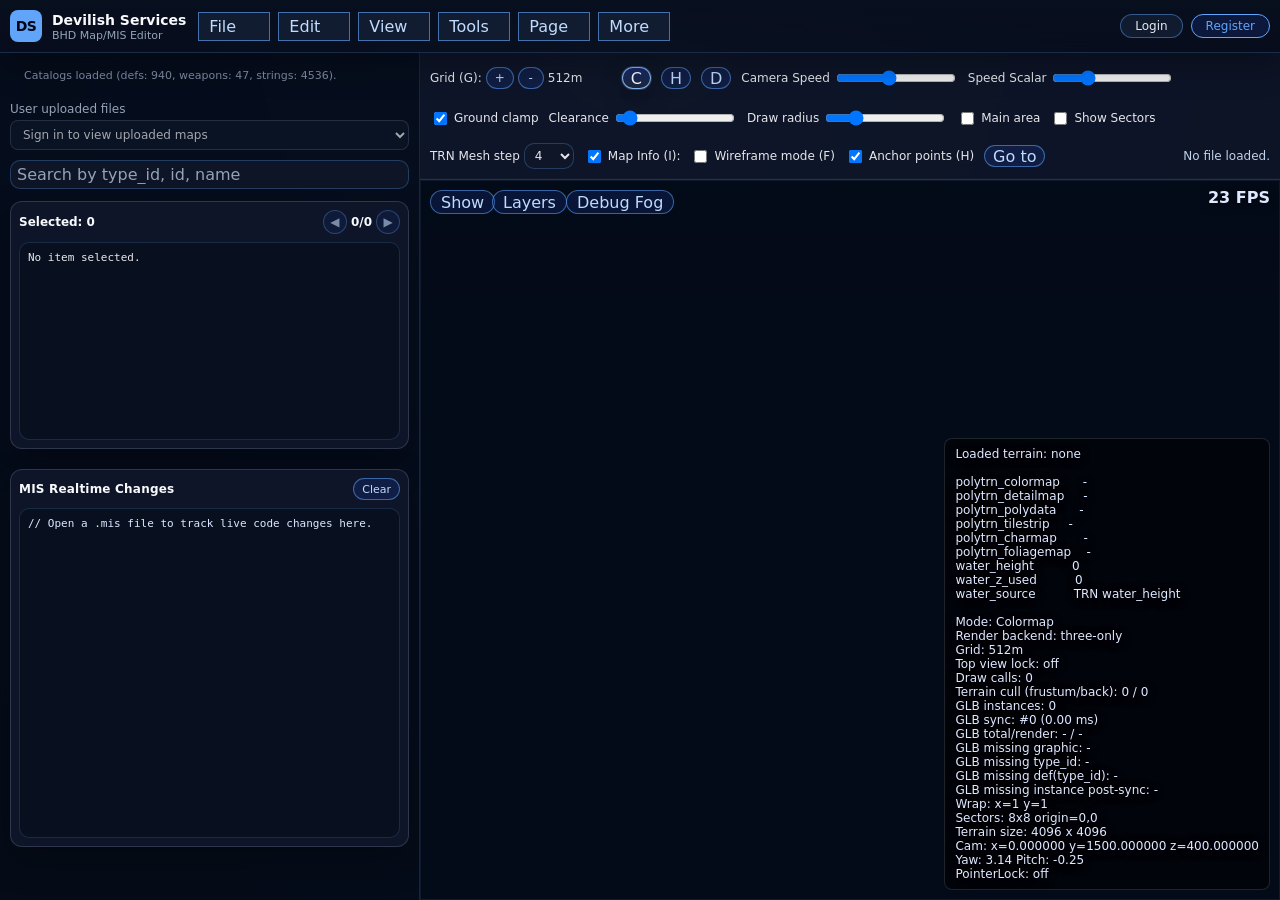
<file: index.html>
<!doctype html>
<html lang="pt-BR">
<head>
  <meta charset="utf-8" />
  <meta name="viewport" content="width=device-width,initial-scale=1" />
  <title>BHD .MIS Editor (Web)</title>
  <link rel="icon" href="data:image/svg+xml,%3Csvg xmlns='http://www.w3.org/2000/svg' viewBox='0 0 64 64'%3E%3Crect width='64' height='64' rx='10' fill='%23161b22'/%3E%3Cpath d='M16 18h20c8 0 12 4 12 10 0 4-2 7-6 9 5 2 8 6 8 11 0 10-8 16-21 16H16V18zm10 9v8h8c3 0 5-2 5-4s-2-4-5-4h-8zm0 17v10h10c4 0 6-2 6-5s-2-5-6-5H26z' fill='%2368a0ff'/%3E%3C/svg%3E" />
  <style>
    :root{
      --bg:#f2f2f2;
      --panel:#ffffff;
      --panel-muted:#e5e5e5;
      --panel-subtle:#dcdcdc;
      --panel-alt:#f8f8f8;
      --surface:#ffffff;
      --surface-subtle:#fafafa;
      --surface-soft:#ddd;
      --line:#cfcfcf;
      --line-strong:#9f9f9f;
      --line-heavy:#9b9b9b;
      --line-soft:#d8d8d8;
      --line-muted:#aaa;
      --line-card:#ccc;
      --text:#111;
      --text-strong:#222;
      --text-muted:#666;
      --text-soft:#888;
      --text-disabled:#8d8d8d;
      --text-subtle:#333;
      --text-secondary:#444;
      --disabled-bg:#efefef;
      --disabled-text:#888;
      --accent:#5865f2;
      --accent-soft:#eef2ff;
      --accent-glow:rgba(88,101,242,.15);
      --accent-glow-strong:rgba(88,101,242,.25);
      --overlay: rgba(0,0,0,.45);
      --overlay-soft: rgba(0,0,0,.06);
      --overlay-border: rgba(0,0,0,.08);
      --shadow-sm:0 2px 10px rgba(0,0,0,.12);
      --shadow-md:0 2px 12px rgba(0,0,0,.18);
      --radius-sm:6px;
      --radius-md:8px;
      --radius-pill:999px;
      --focus-ring:0 0 0 2px var(--accent-glow-strong);
      --canvas:#0f1117;
      --dot:#e0e3ff;
      --console-panel:#0f1117;
      --console-bg:#0b0d12;
      --console-line:#2a2f3d;
      --console-text:#d7deff;
      --console-title:#c7ceeb;
      --console-added:#7ee787;
      --console-removed:#ff7b72;
      --console-stamp:#79c0ff;
      --tag-warn:#fff3bf;
      --tag-warn-hover:#ffe066;
      --highlight:#ffe463;
      --highlight-current:#ff8a00;
      --highlight-text:var(--text-strong);
      --control-hover-bg:var(--surface-subtle);
      --control-active-bg:#ececec;
    }
    body[data-theme="night"]{
      --bg:#11161f;
      --panel:#1b2330;
      --panel-muted:#1f2836;
      --panel-subtle:#243143;
      --panel-alt:#243143;
      --surface:#18202c;
      --surface-subtle:#212b38;
      --surface-soft:#222d3c;
      --line:#334154;
      --line-strong:#4d607a;
      --line-heavy:#5c6f88;
      --line-soft:#2d3a4d;
      --line-muted:#50627a;
      --line-card:#3e4f66;
      --text:#ecf2ff;
      --text-strong:#f6f8ff;
      --text-muted:#b2bfd7;
      --text-soft:#9aa9c4;
      --text-disabled:#7f8da8;
      --text-subtle:#c9d5ea;
      --text-secondary:#b6c4de;
      --disabled-bg:#2c3646;
      --disabled-text:#8a99b5;
      --accent:#7c92ff;
      --accent-soft:#2f3e63;
      --accent-glow:rgba(124,146,255,.24);
      --accent-glow-strong:rgba(124,146,255,.42);
      --overlay:rgba(7,10,17,.62);
      --overlay-soft:rgba(236,242,255,.08);
      --overlay-border:rgba(236,242,255,.14);
      --shadow-sm:0 2px 10px rgba(0,0,0,.4);
      --shadow-md:0 2px 12px rgba(0,0,0,.48);
      --console-panel:#0f1724;
      --console-bg:#0a1220;
      --console-line:#2d3d55;
      --console-text:#c9d6f5;
      --console-title:#adbee7;
      --console-added:#72dfc0;
      --console-removed:#ff9ba1;
      --console-stamp:#8bc9ff;
      --tag-warn:#6a5419;
      --tag-warn-hover:#846925;
      --highlight:#f2c24f;
      --highlight-current:#e88b2f;
      --highlight-text:#f6f8ff;
      --control-hover-bg:#223044;
      --control-active-bg:#2a3a52;
    }
    body[data-theme="forest"]{
      --bg:#e8efe7;
      --panel:#f6faf4;
      --panel-muted:#e6f0e1;
      --panel-subtle:#dde9d8;
      --panel-alt:#edf4e9;
      --surface:#ffffff;
      --surface-subtle:#f4f8f2;
      --surface-soft:#dce8d8;
      --line:#b7c8b3;
      --line-strong:#96ad90;
      --line-heavy:#8da687;
      --line-soft:#cedacb;
      --line-muted:#a7bba3;
      --line-card:#c3d2be;
      --text:#1e2d22;
      --text-strong:#18241b;
      --text-muted:#4f6654;
      --text-soft:#6d816f;
      --text-disabled:#708470;
      --text-subtle:#334436;
      --text-secondary:#425645;
      --disabled-bg:#e1e9df;
      --disabled-text:#6c7f6d;
      --accent:#3f8f60;
      --accent-soft:#e4f4e8;
      --accent-glow:rgba(63,143,96,.16);
      --accent-glow-strong:rgba(63,143,96,.3);
      --overlay:rgba(33,51,34,.42);
      --overlay-soft:rgba(34,58,39,.1);
      --overlay-border:rgba(33,52,35,.16);
      --shadow-sm:0 2px 10px rgba(41,66,43,.18);
      --shadow-md:0 2px 12px rgba(41,66,43,.26);
      --console-panel:#1a2f24;
      --console-bg:#15261d;
      --console-line:#3f5b4b;
      --console-text:#d6e9da;
      --console-title:#bfdac7;
      --console-added:#7bec99;
      --console-removed:#ff8f95;
      --console-stamp:#85d8ff;
      --tag-warn:#f2e0ab;
      --tag-warn-hover:#ebd287;
      --highlight:#f4da67;
      --highlight-current:#ef9e2f;
      --highlight-text:#18241b;
      --control-hover-bg:#edf5ea;
      --control-active-bg:#dcead7;
    }
    html,body{ height:100%; }
    body{
      font-family: system-ui, Arial;
      margin:0;
      height:100vh;
      display:grid;
      grid-template-rows:auto 1fr;
      background:var(--bg);
      color:var(--text);
    }
    #globalMenuWrap{
      background:var(--bg);
      border-bottom:1px solid var(--line);
      padding:10px;
      position:relative;
      z-index:20;
    }
    .globalMenuContent{
      display:flex;
      align-items:center;
      justify-content:space-between;
      gap:12px;
    }
    #appLayout{
      display:grid;
      grid-template-columns:420px 1fr;
      min-height:0;
    }
    #sidebar{
      border-right:1px solid var(--line);
      background:var(--bg);
      padding:10px;
      overflow:auto;
    }
    #main{
      display:grid;
      grid-template-rows:auto 1fr;
      min-width: 0;
      position: relative;
    }
    #topbar{
      background:var(--panel);
      border-bottom:1px solid var(--line);
      padding:10px;
      display:flex;
      gap:10px;
      align-items:center;
      flex-wrap:wrap;
      min-width: 0;
    }

    .modeBtn{min-width:26px;height:22px;padding:0 8px;border:1px solid var(--line);background:var(--surface);color:var(--text);border-radius:6px;cursor:pointer}
    .modeBtn.active{background:#2c7be5;border-color:#67a2ff;color:#fff}
    .gridCtl{display:flex;align-items:center;gap:4px}
    .gridVal{min-width:64px;display:inline-block;text-align:left}
    .tbCtl{font-size:12px; display:flex; align-items:center; gap:4px}
    #topbar input[type="range"]{ width:120px; }

    #status{
      margin-left:auto;
      color:var(--text-muted);
      font-size:12px;
      white-space:nowrap;
      overflow:hidden;
      text-overflow:ellipsis;
      max-width: 55%;
    }
    #canvasWrap{
      position:relative;
      min-height: 0;
    }
    #cv{
      width:100%;
      height:100%;
      display:block;
      background:var(--canvas);
    }
    #camDebug{
      position:absolute;
      right:10px;
      bottom:10px;
      z-index:5;
      background:rgba(0,0,0,.55);
      border:1px solid rgba(255,255,255,.12);
      color:#dfe9ff;
      padding:8px 10px;
      border-radius:8px;
      font-size:12px;
      white-space:pre;
      pointer-events:none;
    }
    #showPanelBtn{
      position:absolute;
      top:10px;
      left:10px;
      z-index:10;
      min-width:52px;
      height:24px;
      padding:0 10px;
    }
    #showLayersBtn{
      position:absolute;
      top:10px;
      left:72px;
      z-index:10;
      min-width:66px;
      height:24px;
      padding:0 10px;
    }
    #debugFogBtn{
      position:absolute;
      top:10px;
      left:146px;
      z-index:10;
      min-width:82px;
      height:24px;
      padding:0 10px;
    }
    #fpsCounter{
      position:absolute;
      top:10px;
      right:10px;
      z-index:6;
      color:#dfe9ff;
      font-size:16px;
      font-weight:600;
      line-height:1;
      pointer-events:none;
    }
    #gizmoCanvas{
      position:absolute;
      inset:0;
      z-index:7;
      pointer-events:none;
      width:100%;
      height:100%;
      background:transparent;
    }

    .hint{
      color:var(--text-muted);
      font-size:12px;
      line-height:1.35;
    }
    .row{
      display:flex;
      gap:8px;
      margin:8px 0;
      align-items:center;
    }
    .row > *{ flex:1; }
    input, select, button{
      font:inherit;
      padding:4px 6px;
      border:1px solid var(--line);
      border-radius:var(--radius-sm);
      background:var(--surface);
      color:var(--text);
      box-sizing:border-box;
    }
    button{
      cursor:pointer;
      background:var(--surface);
      transition:background-color .15s ease, border-color .15s ease, box-shadow .15s ease;
    }
    button:hover:not(:disabled){ background:var(--control-hover-bg); }
    button:active:not(:disabled){ background:var(--control-active-bg); }
    button:disabled{ cursor:not-allowed; opacity:.6; }
    input:focus-visible, select:focus-visible, button:focus-visible, textarea:focus-visible{
      outline:none;
      box-shadow:var(--focus-ring);
      border-color:var(--accent);
    }
    input::placeholder, textarea::placeholder{ color:var(--text-muted); }
    input:disabled, select:disabled{
      background:var(--disabled-bg);
      color:var(--disabled-text);
    }
    .kbd{
      border:1px solid var(--line);
      border-bottom-width:2px;
      padding:1px 6px;
      border-radius:var(--radius-sm);
      background:var(--surface-subtle);
      color:var(--text-strong);
    }

    .tag{
      font-size:11px;
      color:var(--text-strong);
      background:var(--overlay-soft);
      border:1px solid var(--overlay-border);
      padding: 2px 6px;
      border-radius:var(--radius-pill);
      display:inline-block;
      margin-left:6px;
    }

    #list{
      margin-top:8px;
      display:grid;
      gap:6px;
    }
    #canvasShowPanel{
      position:absolute;
      top:12px;
      left:12px;
      z-index:9;
      width:min(280px, calc(100% - 24px));
      max-height:min(68vh, 520px);
      overflow:auto;
      display:none;
      border:1px solid var(--line);
      border-radius:var(--radius-md);
      background:var(--panel);
      color:var(--text);
      box-shadow:var(--shadow-md);
      padding:10px;
    }
    #canvasShowPanel.open{ display:block; }
    #canvasShowPanelList{ display:grid; grid-template-columns:1fr; gap:4px; font-size:12px; }
    #canvasShowPanelList label{ display:flex; align-items:center; gap:6px; }
    #layerVisibilityPanel{
      position:absolute;
      top:42px;
      left:72px;
      z-index:11;
      min-width:280px;
      max-width:min(48vw, 440px);
      max-height:340px;
      display:none;
      background:var(--panel);
      border:1px solid var(--line-strong);
      border-radius:var(--radius-md);
      box-shadow:var(--shadow-md);
      padding:10px;
      overflow:hidden;
      grid-template-rows:auto 1fr;
      gap:8px;
    }
    #layerVisibilityPanel.open{ display:grid; }
    #layerVisibilityControls{ display:flex; align-items:center; gap:6px; }
    #layerVisibilityControls button{ min-height:22px; padding:2px 8px; font-size:11px; }
    #layerVisibilityList{ display:grid; grid-template-columns:1fr; gap:4px; font-size:12px; overflow:auto; min-height:0; }
    #layerVisibilityList label{ display:flex; align-items:center; gap:6px; }
    #debugFogPanel{
      position:absolute;
      top:42px;
      left:146px;
      z-index:11;
      min-width:330px;
      max-width:min(56vw, 520px);
      max-height:min(72vh, 640px);
      display:none;
      background:var(--panel);
      border:1px solid var(--line-strong);
      border-radius:var(--radius-md);
      box-shadow:var(--shadow-md);
      padding:10px;
      overflow:auto;
      font-size:12px;
    }
    #debugFogPanel.open{ display:block; }
    #debugFogPresetBtns{ display:grid; grid-template-columns:repeat(4,minmax(0,1fr)); gap:6px; margin-bottom:8px; }
    #debugFogPresetBtns button{ min-height:24px; padding:2px 6px; font-size:11px; }
    #debugFogPresetBtns button.active{ border-color:var(--accent); box-shadow:var(--focus-ring); }
    .debugFogGroup{ border:1px solid var(--line); border-radius:8px; padding:8px; margin-bottom:8px; }
    .debugFogGroup h4{ margin:0 0 8px; font-size:12px; }
    .debugFogRow{ display:grid; grid-template-columns:92px 1fr auto; gap:8px; align-items:center; margin-bottom:6px; }
    .debugFogRow:last-child{ margin-bottom:0; }
    .debugFogRow input[type="range"]{ width:100%; }
    .fogSwatch{ width:22px; height:14px; border:1px solid var(--line-strong); border-radius:3px; display:inline-block; vertical-align:middle; }
    .fogRgbReadout{ display:flex; align-items:center; gap:8px; font-family:ui-monospace,SFMono-Regular,Menlo,Consolas,monospace; }
    #misRealtimePanel{
      margin-top:12px;
      border:1px solid var(--line);
      background:var(--console-panel);
      color:var(--console-text);
      border-radius:var(--radius-md);
      padding:8px;
      height:360px;
      min-height:360px;
      max-height:360px;
      overflow:hidden;
      display:grid;
      grid-template-rows:auto 1fr;
      gap:8px;
    }
    #misRealtimeTitle{
      font-size:12px;
      color:var(--console-title);
      font-weight:600;
      letter-spacing:.2px;
    }
    #misRealtimeHeader{
      display:flex;
      align-items:center;
      justify-content:space-between;
      gap:8px;
    }
    #misRealtimeClearBtn{
      font-size:11px;
      padding:2px 8px;
      min-height:22px;
    }
    #misRealtimeConsole{
      margin:0;
      overflow:auto;
      white-space:pre;
      font-family: ui-monospace, SFMono-Regular, Menlo, Consolas, monospace;
      font-size:11px;
      line-height:1.35;
      background:var(--console-bg);
      border:1px solid var(--console-line);
      border-radius:var(--radius-sm);
      padding:8px;
    }
    #misRealtimeConsole .diffAdded{ color:var(--console-added); }
    #misRealtimeConsole .diffRemoved{ color:var(--console-removed); }
    #misRealtimeConsole .diffStamp{ color:var(--console-stamp); }
    #selectedInfoPanel{
      margin-top:12px;
      border:1px solid var(--line);
      background:var(--panel);
      border-radius:var(--radius-md);
      padding:8px;
      display:grid;
      gap:8px;
    }
    #selectedInfoHeader{
      display:flex;
      align-items:center;
      justify-content:space-between;
      gap:8px;
      font-size:12px;
      font-weight:600;
      color:var(--text-strong);
    }
    #selectedInfoNav{ display:flex; align-items:center; gap:4px; }
    #selectedInfoNav button{ min-width:24px; height:24px; padding:0; }
    #selectedInfoBody{
      margin:0;
      white-space:pre-wrap;
      font-family: ui-monospace, SFMono-Regular, Menlo, Consolas, monospace;
      font-size:11px;
      line-height:1.35;
      border:1px solid var(--line-soft);
      border-radius:var(--radius-sm);
      background:var(--surface-subtle);
      padding:8px;
      min-height:180px;
      cursor:pointer;
    }
    #selectedInfoBody:hover{ background:var(--surface); }
    .itemCard{
      padding:8px;
      border:1px solid var(--line);
      border-radius:var(--radius-md);
      background:var(--panel);
      cursor:pointer;
    }
    .itemCard.active{
      border-color:var(--accent);
      box-shadow:0 0 0 2px var(--accent-glow);
    }
    .meta{ color:var(--text-muted); font-size:12px; margin-top:4px; }

    /* Modal Item Attributes */
    #modalOverlay{
      position:absolute;
      inset:0;
      background:var(--overlay);
      display:none;
      align-items:center;
      justify-content:center;
      z-index: 50;
      padding: 18px;
    }
    #modalOverlay.open{ display:flex; }
    #liveMisOverlay{
      position:absolute;
      inset:0;
      background:var(--overlay);
      display:none;
      align-items:center;
      justify-content:center;
      z-index:55;
      padding:18px;
    }
    #liveMisOverlay.open{ display:flex; }
    #liveMisWindow{
      width:min(1120px,100%);
      height:min(820px,100%);
      background:var(--panel-muted);
      border:1px solid var(--line-heavy);
      padding:10px;
      display:grid;
      grid-template-rows:auto 1fr;
      gap:8px;
      overflow:hidden;
    }
    #liveMisSearch{
      min-width:280px;
      max-width:360px;
    }
    #liveMisText{
      color:var(--text);
      width:100%;
      height:100%;
      min-height:0;
      overflow:auto;
      border:1px solid var(--line-strong);
      background:var(--surface);
      padding:8px;
      white-space:pre;
      font-family: ui-monospace, SFMono-Regular, Menlo, Consolas, monospace;
      font-size:12px;
      line-height:1.35;
      box-sizing:border-box;
      margin:0;
    }
    #liveMisText mark{ background:var(--highlight); color:var(--highlight-text); }
    #liveMisText mark.current{ background:var(--highlight-current); color:var(--highlight-text); }
    #logsOverlay{
      position:absolute;
      inset:0;
      background:var(--overlay);
      display:none;
      align-items:center;
      justify-content:center;
      z-index:56;
      padding:18px;
    }
    #logsOverlay.open{ display:flex; }
    #logsWindow{
      width:min(1120px,100%);
      height:min(820px,100%);
      background:var(--panel-muted);
      border:1px solid var(--line-heavy);
      padding:10px;
      display:grid;
      grid-template-rows:auto 1fr auto;
      gap:8px;
      overflow:hidden;
    }
    #logsText{
      color:var(--text);
      width:100%;
      height:100%;
      min-height:0;
      overflow:auto;
      border:1px solid var(--line-strong);
      background:var(--surface);
      padding:8px;
      white-space:pre;
      font-family: ui-monospace, SFMono-Regular, Menlo, Consolas, monospace;
      font-size:12px;
      line-height:1.35;
      box-sizing:border-box;
      margin:0;
    }
    #modalWindow{
      width: min(980px, 100%);
      max-height: min(720px, 100%);
      overflow:auto;
      background:var(--panel-subtle);
      border:1px solid var(--line-strong);
      border-radius:0;
      box-shadow:none;
      padding: 10px;
      font-family: Tahoma, Arial, sans-serif;
    }
    #modalWindow input,
    #modalWindow select,
    #modalWindow button{
      font-size:12px;
      padding:2px 4px;
      border-radius:0;
    }
    .windowTitle{
      font-size:13px;
      font-weight:600;
      margin-bottom:8px;
      display:flex;
      align-items:center;
      gap:10px;
    }
    .windowTitle .spacer{ flex:1; }
    .logsFilterBar{
      display:flex;
      flex-wrap:wrap;
      justify-content:flex-end;
      gap:6px;
      max-width:min(72vw, 820px);
    }
    .logsFilterChip{
      display:inline-flex;
      align-items:center;
      gap:4px;
      font-size:11px;
      padding:1px 5px;
      border:1px solid var(--line-soft);
      border-radius:12px;
      background:var(--surface-subtle);
      color:var(--text-subtle);
      white-space:nowrap;
      user-select:none;
    }
    .logsFilterChip input{
      width:12px;
      height:12px;
      margin:0;
      accent-color:var(--accent);
    }
    .xbtn{
      border:1px solid var(--line-heavy);
      background:var(--disabled-bg);
      border-radius:0;
      padding: 2px 8px;
      cursor:pointer;
    }

    .winTop{
      display:grid;
      grid-template-columns: 1.45fr 1fr 1.3fr auto;
      gap:10px;
      align-items:start;
      margin-bottom:6px;
      font-size:12px;
    }
    .metaBlock{ display:grid; gap:4px; }
    .metaValue{ font-weight:400; }
    .subTypeWrap{
      display:grid;
      gap:3px;
    }
    .nextSsnWrap{
      display:grid;
      gap:3px;
      justify-items:end;
    }
    .topHint{
      font-size:11px;
      color:var(--text-muted);
      margin-bottom:8px;
    }
    #ui_itemTitle{ display:none; }
    .grid2{
      display:grid;
      grid-template-columns: 1fr 1.2fr 1.45fr;
      gap:10px;
      margin-top:6px;
    }
    fieldset{
      border:1px solid var(--line-strong);
      border-radius:0;
      padding:8px;
      margin:0;
      min-width:0;
      background:transparent;
    }
    legend{
      font-size:12px;
      color:var(--text-subtle);
      padding:0 6px;
    }
    .section{
      display:grid;
      gap:6px;
    }
    .small{
      font-size:12px;
      color:var(--text-muted);
    }
    .checks{
      display:grid;
      gap:6px;
      margin-top:4px;
    }
    .checkRow{
      display:flex;
      gap:8px;
      align-items:center;
      font-size:12px;
      color:var(--text-strong);
    }
    .checkRow input{ flex:0 0 auto; }
    .checkRow span{ flex:1; }
    .checkRow.disabled{ color:var(--disabled-text); }
    .btnRow{
      display:flex;
      gap:10px;
      justify-content:flex-end;
      margin-top:10px;
    }
    .btnRow button{ min-width: 92px; }

    .miniGrid{
      display:grid;
      grid-template-columns: 1fr 1fr;
      gap:8px;
      align-items:center;
    }
    .miniGrid3{
      display:grid;
      grid-template-columns: 1fr 1fr 1fr;
      gap:8px;
      align-items:center;
    }
    .inlineLabel{
      font-size:12px;
      color:var(--text-muted);
      margin-bottom:4px;
    }
    .kvRow{
      display:grid;
      grid-template-columns: 1fr auto;
      align-items:center;
      gap:8px;
    }
    .stackRows{
      display:grid;
      gap:6px;
    }
    .compactInput{
      width:70%;
      min-width:50px;
      max-width:98px;
      justify-self:end;
    }
    .posDualInputs{
      display:grid;
      grid-template-columns:auto auto;
      gap:6px;
      justify-self:end;
    }
    .posDualInputs input{
      width:74px;
      min-width:0;
    }
    .tinyInput{ width:44px; }
    .narrowInput{ max-width:72px; }
    .midInput{ max-width:140px; }
    .menuBar{
      display:flex;
      gap:8px;
      position:relative;
      z-index:5;
      flex-wrap:wrap;
      flex:1;
    }
    .menuRoot{ position:relative; }
    .menuRootBtn{
      border:1px solid var(--line-heavy);
      border-radius:0;
      padding:4px 10px;
      min-width:72px;
      text-align:left;
      background:var(--panel-alt);
    }
    .menuDropdown{
      position:absolute;
      top:100%;
      left:0;
      min-width:210px;
      background:var(--surface);
      border:1px solid var(--line-heavy);
      box-shadow:var(--shadow-sm);
      display:none;
      padding:4px 0;
    }
    .menuRoot.open .menuDropdown{ display:block; }
    .menuSubmenu{
      position:relative;
    }
    .menuSubmenu > .menuDropdown{
      top:-5px;
      left:100%;
      display:none;
      z-index:15;
    }
    .menuSubmenu:hover > .menuDropdown{ display:block; }
    .menuItemBtn{
      width:100%;
      border:0;
      border-radius:0;
      background:transparent;
      text-align:left;
      padding:6px 10px;
      font-size:12px;
    }
    .menuItemBtn:hover{ background:var(--accent-soft); }
    .menuItemBtn:active:not(:disabled){ background:var(--control-active-bg); }
    .menuItemBtn.attention{
      background:var(--tag-warn);
      font-weight:700;
    }
    .menuItemBtn.attention:hover{ background:var(--tag-warn-hover); }
    .menuItemBtn:disabled{
      color:var(--text-disabled);
      background:transparent;
      cursor:not-allowed;
    }
    .menuSubmenuBtn{
      display:flex;
      align-items:center;
      justify-content:space-between;
    }
    .menuSubmenuBtn::after{
      content:"›";
      opacity:0.8;
      font-size:13px;
    }
    .menuSep{
      height:1px;
      background:var(--line-soft);
      margin:4px 0;
    }
    .contextMenu{
      position:absolute;
      min-width:220px;
      background:var(--surface);
      border:1px solid var(--line-heavy);
      box-shadow:var(--shadow-md);
      padding:4px 0;
      z-index:70;
      display:none;
    }
    .contextMenu.open{ display:block; }

    #sectionOverlay{
      position:absolute;
      inset:0;
      background:var(--overlay);
      display:none;
      align-items:center;
      justify-content:center;
      z-index:60;
      padding:18px;
    }
    #sectionOverlay.open{ display:flex; }
    #globalReplaceOverlay{
      position:absolute;
      inset:0;
      background:var(--overlay);
      display:none;
      align-items:center;
      justify-content:center;
      z-index:65;
      padding:18px;
    }
    #globalReplaceOverlay.open{ display:flex; }
    #globalReplaceWindow{
      width:min(720px,100%);
      max-height:min(520px,100%);
      background:var(--panel-muted);
      border:1px solid var(--line-heavy);
      padding:10px;
      display:grid;
      grid-template-rows:auto 1fr auto;
      gap:8px;
      overflow:hidden;
      box-sizing:border-box;
    }
    #globalReplaceForm{ display:grid; gap:8px; }
    #globalReplaceForm .row{ margin:0; }
    #globalReplaceForm .row label{ flex:0 0 120px; }
    #globalReplaceForm .row input{ flex:1; }
    #sectionWindow{
      width:min(1120px, 100%);
      height:min(820px, 100%);
      max-height:min(820px, 100%);
      background:var(--panel-muted);
      border:1px solid var(--line-heavy);
      padding:10px;
      display:grid;
      grid-template-rows:auto auto 1fr;
      gap:8px;
      overflow:hidden;
      box-sizing:border-box;
    }
    #sectionBody{
      display:grid;
      grid-template-columns: 290px 1fr;
      gap:10px;
      height:520px;
      min-height:0;
    }
    #sectionList{ overflow:auto; border:1px solid var(--line-muted); background:var(--surface); padding:6px; min-height:0; max-height:100%; box-sizing:border-box; }
    .secCard{ border:1px solid var(--line-card); padding:6px; margin-bottom:5px; cursor:pointer; font-size:12px; background:var(--surface); }
    .secCard.active{ border-color:#5865f2; box-shadow:0 0 0 1px var(--accent-glow-strong); }
    #sectionEditor{ display:grid; grid-template-rows:auto auto 1fr auto; gap:6px; min-height:0; }
    #sectionMeta{ font-size:12px; color:var(--text-secondary); }
    #sectionText{ width:100%; height:100%; min-height:0; overflow:auto; font-family: ui-monospace, SFMono-Regular, Menlo, Consolas, monospace; font-size:12px; border:1px solid var(--line); background:var(--surface); color:var(--text); }
    #sectionWindow[data-section-mode="group"],
    #sectionWindow[data-section-mode="waypoint"],
    #sectionWindow[data-section-mode="areatrig"],
    #sectionWindow[data-section-mode="briefing"],
    #sectionWindow[data-section-mode="event"],
    #sectionWindow[data-section-mode="weapon_availability"],
    #sectionWindow[data-section-mode="layer"]{
      width:min(760px,100%);
      height:min(684px,100%);
      max-height:min(684px,100%);
      grid-template-rows:auto auto 1fr;
    }
    #sectionWindow[data-section-mode="group"] #sectionBody,
    #sectionWindow[data-section-mode="waypoint"] #sectionBody,
    #sectionWindow[data-section-mode="areatrig"] #sectionBody,
    #sectionWindow[data-section-mode="briefing"] #sectionBody,
    #sectionWindow[data-section-mode="event"] #sectionBody,
    #sectionWindow[data-section-mode="weapon_availability"] #sectionBody,
    #sectionWindow[data-section-mode="layer"] #sectionBody{ height:100%; min-height:0; }
    #sectionWindow[data-section-mode="group"] #sectionBody{
      grid-template-columns:300px 1fr;
      height:100%;
    }
    #sectionWindow[data-section-mode="waypoint"] #sectionBody{ grid-template-columns:300px 1fr; }
    #sectionWindow[data-section-mode="areatrig"] #sectionBody{ grid-template-columns:300px 1fr; }
    #sectionWindow[data-section-mode="group"] #sectionEditor{ grid-template-rows:auto auto auto auto; align-content:start; }
    #sectionWindow[data-section-mode="group"] #sectionMeta,
    #sectionWindow[data-section-mode="group"] #sectionHint{ display:none; }
    #sectionWindow[data-section-mode="group"] #sectionKindSelect,
    #sectionWindow[data-section-mode="group"] #sectionSearch{ display:none; }
    #sectionWindow[data-section-mode="group"] #sectionAddBtn{ display:none; }
    #sectionWindow[data-section-mode="group"] #sectionActions{ display:flex; justify-content:flex-end; align-items:center; }
    #sectionWindow[data-section-mode="group"] #sectionDeleteBtn{ display:none; }
    #sectionWindow[data-section-mode="group"] #groupSelectMembersBtn,
    #sectionWindow[data-section-mode="group"] #groupSaveAsTextBtn{ display:inline-flex; }
    #sectionWindow[data-section-mode="group"] #sectionActions button{
      min-height:24px;
      height:24px;
      padding:1px 8px;
      line-height:1.1;
      align-self:center;
    }
    #groupNameField{ display:none; align-self:start; }
    #groupNameInput{ width:100%; }
    #sectionWindow[data-section-mode="group"] #groupNameField{ display:block; }
    #sectionWindow[data-section-mode="group"] #sectionText{ display:none; }
    #groupSelectMembersBtn,
    #groupSaveAsTextBtn{ display:none; }
    #sectionWindow[data-section-mode="waypoint"] #sectionHint{ display:none; }
    #sectionWindow[data-section-mode="waypoint"] #sectionActions{ display:none; }
    #sectionWindow[data-section-mode="waypoint"] #sectionText{ display:none; }
    #sectionWindow[data-section-mode="waypoint"] #sectionKindSelect,
    #sectionWindow[data-section-mode="waypoint"] #sectionSearch,
    #sectionWindow[data-section-mode="waypoint"] #sectionMeta{ display:none; }
    #sectionWindow[data-section-mode="waypoint"] #waypointEditor{ display:grid; }
    #waypointEditor{ display:none; gap:8px; }
    #waypointEditor .checkRow{ margin:0; }
    #wpMarkerCount{
      justify-self:end;
      font-size:12px;
      color:var(--text-subtle);
      margin-top:2px;
    }
    #waypointTopActions{ display:none; gap:8px; justify-content:flex-end; margin-top:auto; }
    #sectionWindow[data-section-mode="waypoint"] #waypointTopActions{ display:flex; }
    #sectionWindow[data-section-mode="waypoint"] #sectionAddBtn{ display:none; }
    #sectionWindow #sectionQuickNav{ max-width:220px; }
    #sectionTopControls{ display:flex; gap:8px; flex-wrap:wrap; }
    #sectionTopControls select, #sectionTopControls input{ max-width:220px; }
    
    #briefingEditor{ display:none; height:100%; gap:8px; }
    #briefingEditor textarea{ width:100%; height:100%; min-height:0; }
    #briefingActions{ display:flex; justify-content:flex-end; gap:8px; }
    #sectionWindow[data-section-mode="briefing"] #sectionTopControls,
    #sectionWindow[data-section-mode="briefing"] #sectionList,
    #sectionWindow[data-section-mode="briefing"] #sectionMeta,
    #sectionWindow[data-section-mode="briefing"] #sectionHint,
    #sectionWindow[data-section-mode="briefing"] #sectionText,
    #sectionWindow[data-section-mode="briefing"] #sectionActions{ display:none; }
    #sectionWindow[data-section-mode="briefing"] #sectionBody{ grid-template-columns:1fr; height:100%; }
    #sectionWindow[data-section-mode="briefing"] #sectionEditor{ grid-template-rows:1fr; }
    #sectionWindow[data-section-mode="briefing"] #briefingEditor{ display:grid; }
    #sectionWindow[data-section-mode="general_information"]{ width:min(1240px,100%); max-height:min(760px,100%); }
    #sectionWindow[data-section-mode="general_information"] #sectionTopControls,
    #sectionWindow[data-section-mode="general_information"] #sectionList,
    #sectionWindow[data-section-mode="general_information"] #sectionMeta,
    #sectionWindow[data-section-mode="general_information"] #sectionHint,
    #sectionWindow[data-section-mode="general_information"] #sectionText{ display:none; }
    #sectionWindow[data-section-mode="general_information"] #sectionBody{ grid-template-columns:1fr; height:auto; }
    #sectionWindow[data-section-mode="general_information"] #sectionEditor{ grid-template-rows:1fr auto; }
    #sectionWindow[data-section-mode="general_information"] #sectionActions{ display:none; }
    #sectionWindow[data-section-mode="layer"] #sectionKindSelect,
    #sectionWindow[data-section-mode="layer"] #sectionSearch,
    #sectionWindow[data-section-mode="layer"] #sectionAddBtn,
    #sectionWindow[data-section-mode="layer"] #sectionMeta,
    #sectionWindow[data-section-mode="layer"] #sectionHint,
    #sectionWindow[data-section-mode="layer"] #sectionText,
    #sectionWindow[data-section-mode="layer"] #sectionActions{ display:none; }
    #sectionWindow[data-section-mode="layer"] #sectionBody{ grid-template-columns:300px 1fr; }
    #sectionWindow[data-section-mode="layer"] #sectionEditor{ grid-template-rows:1fr; }
    #sectionWindow[data-section-mode="areatrig"] #sectionKindSelect,
    #sectionWindow[data-section-mode="areatrig"] #sectionSearch,
    #sectionWindow[data-section-mode="areatrig"] #sectionAddBtn,
    #sectionWindow[data-section-mode="areatrig"] #sectionMeta,
    #sectionWindow[data-section-mode="areatrig"] #sectionHint,
    #sectionWindow[data-section-mode="areatrig"] #sectionText,
    #sectionWindow[data-section-mode="areatrig"] #sectionActions{ display:none; }
    #areaTrigEditor{ display:none; gap:8px; align-content:start; }
    #sectionWindow[data-section-mode="areatrig"] #areaTrigEditor{ display:grid; }
    #areaTrigBottomActions{ display:flex; gap:8px; justify-content:flex-end; margin-top:auto; }
    #sectionWindow[data-section-mode="areatrig"] #sectionEditor{ grid-template-rows:1fr auto; }
    #sectionWindow[data-section-mode="event"]{
      width:min(736px,100%);
      height:min(600px,100%);
      max-height:min(600px,100%);
    }
    #sectionWindow[data-section-mode="event"] #sectionTopControls{ display:none; }
    #sectionWindow[data-section-mode="event"] #sectionBody{ grid-template-columns:1fr; height:100%; }
    #sectionWindow[data-section-mode="event"] #sectionList,
    #sectionWindow[data-section-mode="event"] #sectionEditor{ display:none; }
    #eventEditorMock{
      display:none;
      border:1px solid var(--line-strong);
      background:var(--surface-soft);
      color:var(--text);
      font-size:12px;
      padding:10px;
      overflow:auto;
    }
    #sectionWindow[data-section-mode="event"] #eventEditorMock{ display:block; }
    .eventTopFields{ display:grid; grid-template-columns:1fr auto; gap:14px; margin-bottom:6px; }
    .eventNameField input{ width:100%; }
    .eventCheckRow{ display:grid; grid-template-columns:auto 1fr 56px; gap:8px; align-items:center; margin-top:2px; }
    .eventDelayRow{ display:grid; grid-template-columns:1fr 56px; gap:8px; align-items:center; margin-top:18px; }
    .eventMoveButtons{ display:flex; gap:8px; margin:6px 0 6px 0; }
    .eventMoveButtons button{ min-width:74px; }
    .eventGrid{ display:grid; grid-template-columns:1fr 1fr; gap:14px; margin-bottom:10px; }
    .eventListBox{
      height:322px;
      border:1px solid var(--line-muted);
      background:var(--surface);
      overflow:auto;
      font-size:12px;
      line-height:1.2;
      padding:3px;
    }
    .eventListItem{
      display:block;
      width:100%;
      border:0;
      background:transparent;
      color:inherit;
      text-align:left;
      font:inherit;
      padding:2px 4px;
      cursor:pointer;
    }
    .eventListItem:hover{ background:rgba(255,255,255,0.06); }
    .eventListItem.active{ background:#2b3d8f; }
    .eventListHint{ color:var(--text-subtle); padding:2px 4px; }
    .eventListNew{ color:var(--text-subtle); padding:2px 4px; }
    .eventNameField input:disabled{ opacity:0.7; }
    .eventNestedList{
      overflow:auto;
    }
    .eventSplitPanel{ display:grid; gap:12px; }
    .eventGroup{ border:1px solid var(--line); padding:8px; }
    .eventLegend{ margin:-15px 0 4px 4px; display:inline-block; background:var(--surface-soft); padding:0 4px; }
    .eventGroupBody{ display:grid; grid-template-columns:1fr 70px; gap:6px; }
    .eventNestedList{
      border:1px solid var(--line-muted);
      background:var(--surface);
      min-height:116px;
      white-space:pre;
      font-size:12px;
      line-height:1.2;
      padding:3px;
    }
    .eventSideBtns{ display:grid; gap:8px; }
    .eventFooterBtns{ display:grid; grid-template-columns:1fr 1fr 1fr 1fr 1fr auto; gap:14px; margin-top:8px; }
    .eventFooterBtns button{ min-height:34px; }
    #layerEditor{ display:none; gap:8px; align-content:start; }
    #sectionWindow[data-section-mode="layer"] #layerEditor{ display:grid; }
    .layerField{ display:grid; grid-template-columns:72px 1fr; gap:8px; align-items:center; }
    .layerField input{ width:100%; }
    #layerActions{ display:flex; justify-content:flex-end; }
    #generalInfoEditor{ display:none; font-size:12px; }
    #sectionWindow[data-section-mode="general_information"] #generalInfoEditor{ display:block; }
    .giLayout{ display:grid; grid-template-columns: 1fr 1.55fr 1fr; gap:10px; }
    .giBox{ border:1px solid var(--line-strong); padding:6px; background:var(--surface-soft); }
    .giRow{ margin-bottom:6px; }
    .giRow label{ display:block; margin-bottom:2px; }
    .giRow input, .giRow select{ width:100%; }
    .giMapTypes label,.giFlags label{ display:block; margin:2px 0; }
    .giCondRow{ display:grid; grid-template-columns:16px 1fr 60px; gap:6px; margin-bottom:4px; align-items:center; }
    .giCondHead{ display:grid; grid-template-columns:16px 1fr 60px; gap:6px; color:var(--text-subtle); margin-bottom:4px; align-items:center; }
    .giCondHead span:first-child{ text-align:center; }
    .giCondHead span:last-child{ text-align:center; }
    .giInline{ display:grid; grid-template-columns:1fr 90px; gap:6px; align-items:center; margin-bottom:6px; }
    .giInline3{ display:grid; grid-template-columns:1fr 56px 56px 56px; gap:6px; align-items:center; margin-bottom:6px; }
    .giActions{ display:flex; gap:6px; margin-top:8px; }
  </style>
  <link rel="stylesheet" href="assets/css/style.css" />
</head>

<body>
  <div id="globalMenuWrap">
    <div class="globalMenuContent">
      <div class="dsBrand"><span class="dsLogo">DS</span><div><strong>Devilish Services</strong><small>BHD Map/MIS Editor</small></div></div>
      <div class="menuBar" id="menuBar"></div>
      <div class="dsHeaderAuth" aria-label="Authentication">
        <button id="openUploadMapBtn" type="button" class="dsAuthPill" hidden>Upload Map</button>
        <a href="modules/user/dashboard.php" class="top-link user-dashboard-link" id="userDashboardLink" hidden>Dashboard</a>
        <div id="authUserBadge" class="authUserBadge" hidden></div>
        <button id="openLoginBtn" type="button" class="dsAuthPill">Login</button>
        <button id="openRegisterBtn" type="button" class="dsAuthPill dsAuthPillAccent">Register</button>
        <button id="logoutBtn" type="button" class="dsAuthPill" hidden>Logout</button>
      </div>
    </div>
  </div>

  <!-- Auth overlays -->
  <div id="loginOverlay" class="authOverlay" aria-hidden="true">
    <div class="authWindow" role="dialog" aria-modal="true" aria-label="Login">
      <div class="windowTitle">Login <span class="spacer"></span><button class="xbtn" id="loginCloseBtn" type="button">X</button></div>
      <div id="loginMessage" class="authMessage" hidden></div>
      <form id="loginForm" class="authForm">
        <label class="authField"><span>Email</span><input id="loginEmail" name="email" type="email" autocomplete="email" required /></label>
        <label class="authField"><span>Password</span><input id="loginPassword" name="password" type="password" autocomplete="current-password" required /></label>
        <div class="authActions">
          <button id="switchToRegisterBtn" type="button">Create account</button>
          <button id="loginSubmitBtn" type="submit" class="primary">Login</button>
        </div>
      </form>
    </div>
  </div>

  <div id="registerOverlay" class="authOverlay" aria-hidden="true">
    <div class="authWindow" role="dialog" aria-modal="true" aria-label="Register">
      <div class="windowTitle">Register <span class="spacer"></span><button class="xbtn" id="registerCloseBtn" type="button">X</button></div>
      <div id="registerMessage" class="authMessage" hidden></div>
      <form id="registerForm" class="authForm">
        <label class="authField"><span>Display Name</span><input id="registerDisplayName" name="display_name" type="text" autocomplete="nickname" /></label>
        <label class="authField"><span>Email</span><input id="registerEmail" name="email" type="email" autocomplete="email" required /></label>
        <label class="authField"><span>Password</span><input id="registerPassword" name="password" type="password" autocomplete="new-password" minlength="10" required /></label>
        <label class="authField"><span>Confirm Password</span><input id="registerPasswordConfirm" name="password_confirm" type="password" autocomplete="new-password" minlength="10" required /></label>
        <div class="authActions">
          <button id="switchToLoginBtn" type="button">Already have an account?</button>
          <button id="registerSubmitBtn" type="submit" class="primary">Create Account</button>
        </div>
      </form>
    </div>
  </div>

  <div id="uploadMapOverlay" class="authOverlay" aria-hidden="true">
    <div class="authWindow uploadMapWindow" role="dialog" aria-modal="true" aria-label="Upload map">
      <div class="windowTitle">Upload Map <span class="spacer"></span><button class="xbtn" id="uploadMapCloseBtn" type="button">X</button></div>
      <div id="uploadMapMessage" class="authMessage">Choose a .mis or .bms file to upload.</div>
      <div class="uploadMapPickerRow">
        <button id="uploadMapChooseBtn" type="button" class="primary">Choose File</button>
        <div id="uploadMapSelectedFile" class="uploadMapSelectedFile">No file selected.</div>
      </div>
      <div class="hint">BMS files will be converted to MIS before loading.</div>
      <div class="authActions">
        <button id="uploadMapCancelBtn" type="button">Cancel</button>
        <button id="uploadMapSubmitBtn" type="button" class="primary" disabled>Upload</button>
      </div>
    </div>
  </div>

  <div id="exportBmsOverlay" class="authOverlay" aria-hidden="true">
    <div class="authWindow uploadMapWindow" role="dialog" aria-modal="true" aria-label="BMS export ready">
      <div class="windowTitle">Convert to BMS <span class="spacer"></span><button class="xbtn" id="exportBmsCloseBtn" type="button">X</button></div>
      <div id="exportBmsMessage" class="authMessage">Your binary mission is ready to download.</div>
      <div id="exportBmsProgressGroup" class="uploadProgressGroup" hidden>
        <div class="uploadProgressHead"><span>Conversion</span><span id="exportBmsProgressValue">0%</span></div>
        <div class="uploadProgressTrack exportProgressTrack">
          <div id="exportBmsProgressFill" class="uploadProgressFill uploadProgressFillAccent"></div>
          <div id="exportBmsProgressBoxes" class="exportProgressBoxes" aria-label="BMS conversion progress"></div>
        </div>
      </div>
      <div id="exportBmsFilename" class="uploadMapSelectedFile" style="padding:8px 14px;">mission.bms</div>
      <div id="exportBmsPath" class="hint">completed-maps</div>
      <div class="authActions">
        <button id="exportBmsCancelBtn" type="button">Close</button>
        <button id="exportBmsDownloadBtn" type="button" class="primary">Download BMS</button>
      </div>
    </div>
  </div>

  <div id="uploadProgressOverlay" aria-hidden="true">
    <div id="uploadProgressWindow" role="dialog" aria-modal="true" aria-label="Upload progress">
      <div class="windowTitle">Map Upload <span class="spacer"></span><button class="xbtn" id="uploadProgressCloseBtn" type="button">Cancel</button></div>
      <div id="uploadProgressStatus" class="authMessage">Preparing upload...</div>
      <div class="uploadProgressGroup">
        <div class="uploadProgressHead"><span>Upload</span><span id="uploadProgressValue">0%</span></div>
        <div class="uploadProgressTrack"><div id="uploadProgressFill" class="uploadProgressFill"></div></div>
      </div>
      <div id="conversionProgressGroup" class="uploadProgressGroup" hidden>
        <div class="uploadProgressHead"><span>Conversion</span><span id="conversionProgressValue">0%</span></div>
        <div class="uploadProgressTrack"><div id="conversionProgressFill" class="uploadProgressFill uploadProgressFillAccent"></div></div>
      </div>
    </div>
  </div>

  <div id="appLayout">
  <div id="sidebar">
    <input id="fileMis" type="file" accept=".mis,.txt" style="display:none;" />
    <input id="uploadMapInput" type="file" accept=".mis,.bms" style="display:none;" />

<div class="hint" id="defStatus" style="margin-top:6px;">Item catalog loaded (embedded ITEMS.DEF).</div>

    <label class="uploadedMapSelectWrap" for="uploadedMapSelect">
      <span>User uploaded files</span>
      <select id="uploadedMapSelect" disabled>
        <option value="">Sign in to view uploaded maps</option>
      </select>
    </label>

    <div class="row" style="margin-top:10px;">
      <input id="search" placeholder="Search by type_id, id, name" />
    </div>

    <div id="selectedInfoPanel">
      <div id="selectedInfoHeader">
        <span id="selectedInfoTitle">Selected: 0</span>
        <div id="selectedInfoNav">
          <button id="selectedInfoPrevBtn" type="button" class="modeBtn" title="Item anterior">◀</button>
          <span id="selectedInfoIndex">0/0</span>
          <button id="selectedInfoNextBtn" type="button" class="modeBtn" title="Next item">▶</button>
        </div>
      </div>
      <pre id="selectedInfoBody">No item selected.</pre>
    </div>

    <div id="list" aria-label="Map items list"></div>

    <div id="misRealtimePanel">
      <div id="misRealtimeHeader">
        <div id="misRealtimeTitle">MIS Realtime Changes</div>
        <button id="misRealtimeClearBtn" type="button">Clear</button>
      </div>
      <pre id="misRealtimeConsole">// Open a .mis file to track live code changes here.</pre>
    </div>
  </div>

  <div id="main">
    <div id="topbar">
            <label class="tbCtl gridCtl">Grid (G):
        <button id="gridPlus" type="button" class="modeBtn" title="Increase grid size">+</button>
        <button id="gridMinus" type="button" class="modeBtn" title="Decrease grid size">-</button>
        <span id="gridValue" class="gridVal">512m</span>
      </label>
      <button id="modeC" class="modeBtn active" title="Colormap (R)">C</button>
      <button id="modeH" class="modeBtn" title="Heightmap (R)">H</button>
      <button id="modeD" class="modeBtn" title="Delta/Variation (R)">D</button>
      <label class="tbCtl">Camera Speed <input id="speedLevel" type="range" min="1" max="8" step="1" value="4"></label>
      <label class="tbCtl">Speed Scalar <input id="speedScalar" type="range" min="0.1" max="4.0" step="0.1" value="1.0"></label>
      <label class="tbCtl"><input id="ground" type="checkbox" checked> Ground clamp</label>
      <label class="tbCtl">Clearance <input id="clear" type="range" min="1" max="200" step="1" value="1"></label>
      <label class="tbCtl">Draw radius <input id="radius" type="range" min="512" max="65536" step="256" value="12288"></label>
      <label class="tbCtl"><input id="mainArea" type="checkbox"> Main area</label>
      <label class="tbCtl"><input id="showSectors" type="checkbox"> Show Sectors</label>
      <label class="tbCtl">TRN Mesh step <select id="step"><option>1</option><option>2</option><option selected>4</option><option>8</option><option>16</option></select></label>
      <label class="tbCtl"><input id="showStats" type="checkbox" checked> Map Info (I):</label>
      <label class="tbCtl"><input id="showGlbWireframe" type="checkbox"> Wireframe mode (F)</label>
      <label class="tbCtl"><input id="showAnchorPoints" type="checkbox" checked> Anchor points (H)</label>
      <button id="exportBtn" type="button" class="modeBtn">Go to</button>
      <div id="status">No file loaded.</div>
    </div>

    <div id="canvasWrap">
      <button id="showPanelBtn" type="button" class="modeBtn">Show</button>
      <button id="showLayersBtn" type="button" class="modeBtn">Layers</button>
      <button id="debugFogBtn" type="button" class="modeBtn">Debug Fog</button>
      <canvas id="cv"></canvas>
      <div id="camDebug"></div>
      <div id="fpsCounter">0 FPS</div>
      <canvas id="gizmoCanvas" aria-hidden="true"></canvas>

      <div id="canvasShowPanel" aria-hidden="true">
        <div id="canvasShowPanelList">
          <label><input type="checkbox" id="showCharTiles" checked> Char Tiles</label>
          <label><input type="checkbox" id="showFoliage" checked> Foliage</label>
          <label><input type="checkbox" id="showVehicles" checked> Vehicles</label>
          <label><input type="checkbox" id="showPeople" checked> People</label>
          <label><input type="checkbox" id="showBuildings" checked> Buildings</label>
          <label><input type="checkbox" id="showObjects" checked> Objects</label>
          <label><input type="checkbox" id="showDecorations" checked> Decorations</label>
          <label><input type="checkbox" id="showMarkers" checked> Markers</label>
          <label><input type="checkbox" id="showWpDistance" checked> WP Distance</label>
          <label><input type="checkbox" id="showFovCones" checked> FOV Cones</label>
          <label><input type="checkbox" id="showAreaTriggers" checked> Area Triggers</label>
          <label><input type="checkbox" id="showWater" checked> Water</label>
          <label><input type="checkbox" id="showTeamBlue" checked> <span style="display:inline-block;width:9px;height:9px;border-radius:50%;background:#3380ff;margin-right:2px;vertical-align:middle;"></span> Team Blue</label>
          <label><input type="checkbox" id="showTeamRed" checked> <span style="display:inline-block;width:9px;height:9px;border-radius:50%;background:#ff3333;margin-right:2px;vertical-align:middle;"></span> Team Red</label>
          <label><input type="checkbox" id="showTeamGreen" checked> <span style="display:inline-block;width:9px;height:9px;border-radius:50%;background:#33d933;margin-right:2px;vertical-align:middle;"></span> Team Green</label>
          <label><input type="checkbox" id="showTeamYellow" checked> <span style="display:inline-block;width:9px;height:9px;border-radius:50%;background:#ffd91a;margin-right:2px;vertical-align:middle;"></span> Team Yellow</label>
          <label><input type="checkbox" id="showTeamViolet" checked> <span style="display:inline-block;width:9px;height:9px;border-radius:50%;background:#bf33ff;margin-right:2px;vertical-align:middle;"></span> Team Violet</label>
          <label><input type="checkbox" id="showCollisionModels" checked> Colision Models</label>
          <label><input type="checkbox" id="showAbsoluteMode" checked> Absolute Mode</label>
        </div>
      </div>

      <div id="layerVisibilityPanel" aria-hidden="true">
        <div id="layerVisibilityControls">
          <button id="hideAllLayersBtn" type="button">Hide All</button>
          <button id="showAllLayersBtn" type="button">Show All</button>
        </div>
        <div id="layerVisibilityList"></div>
      </div>

      <div id="debugFogPanel" aria-hidden="true">
        <div id="debugFogPresetBtns">
          <button type="button" data-fog-preset="0">0 Fog</button>
          <button type="button" data-fog-preset="1">1 Haze</button>
          <button type="button" data-fog-preset="2">2 Haze wall</button>
          <button type="button" data-fog-preset="3">3 Mild haze wall</button>
        </div>
        <div class="debugFogGroup">
          <h4>Preset tuning (proporção)</h4>
          <div class="debugFogRow"><label for="fogDbgNearDist">Near start</label><input id="fogDbgNearDist" type="range" min="0" max="1" step="0.001" /><span id="fogDbgNearDistVal">-</span></div>
          <div class="debugFogRow"><label for="fogDbgMidDist">Mid start</label><input id="fogDbgMidDist" type="range" min="0" max="1" step="0.001" /><span id="fogDbgMidDistVal">-</span></div>
          <div class="debugFogRow"><label for="fogDbgFarDist">Far ref</label><input id="fogDbgFarDist" type="range" min="0.05" max="1" step="0.001" /><span id="fogDbgFarDistVal">-</span></div>
        </div>
        <div class="debugFogGroup">
          <h4>Força do fog</h4>
          <div class="debugFogRow"><label for="fogDbgNearStrength">Near strength</label><input id="fogDbgNearStrength" type="range" min="0" max="1" step="0.01" /><span id="fogDbgNearStrengthVal">-</span></div>
          <div class="debugFogRow"><label for="fogDbgMidStrength">Mid strength</label><input id="fogDbgMidStrength" type="range" min="0" max="1" step="0.01" /><span id="fogDbgMidStrengthVal">-</span></div>
        </div>
        <div class="debugFogGroup">
          <h4>Fog color (read-only)</h4>
          <div class="fogRgbReadout">
            <span id="fogDbgRgbText">RGB(0,0,0)</span>
            <span id="fogDbgColorSwatch" class="fogSwatch" aria-hidden="true"></span>
          </div>
        </div>
      </div>

      <div id="sectionOverlay" aria-hidden="true">
        <div id="sectionWindow" role="dialog" aria-modal="true" aria-label="General Information">
          <div class="windowTitle"><span id="sectionWindowTitleText">General Information</span><span class="spacer"></span><label class="inlineLabel" for="sectionQuickNav" style="margin:0;">Go to:</label><select id="sectionQuickNav" class="midInput" style="max-width:220px;">
              <option value="briefing">Briefing</option>
              <option value="group">Groups</option>
              <option value="waypoint">Waypoints</option>
              <option value="areatrig">Area Triggers</option>
              <option value="event">Events</option>
              <option value="layer">Layer Names</option>
              <option value="weapon_availability">Weapon Loadouts</option>
              <option value="general_information">General Information</option>
            </select><button class="xbtn" id="sectionCloseBtn">X</button></div>
          <div id="sectionTopControls">
            <select id="sectionKindSelect">
              <option value="general_information">General Information</option>
              <option value="briefing">Briefing</option>
              <option value="group">Groups</option>
              <option value="areatrig">Area Triggers</option>
              <option value="waypoint">Waypoints</option>
              <option value="event">Events</option>
              <option value="layer">Layer Names</option>
              <option value="weapon_availability">Weapon Loadouts</option>
            </select>
            <input id="sectionSearch" placeholder="filter by id/text" />
            <button id="sectionAddBtn">Add block</button>
          </div>
          <div id="sectionBody">
            <div id="sectionList"></div>
            <div id="sectionEditor">
              <div id="sectionMeta">Select a block.</div>
              <div class="hint" id="sectionHint">Edit the block inner content (lines between begin/end). One line per key/value.</div>
              <textarea id="sectionText"></textarea>
              <div id="groupNameField">
                <div class="inlineLabel">Group name</div>
                <input id="groupNameInput" type="text" />
              </div>
              <div id="generalInfoEditor">
                <div class="giLayout">
                  <div>
                    <div class="giRow"><label>Mission Name</label><input id="giMissionName" /></div>
                    <div class="giRow"><label>Mission Designer</label><input id="giDesigner" /></div>
                    <div class="giRow"><label>Mission Terrain</label><select id="giTerrain"></select></div>
                    <div class="giRow"><label>Mission Tiles</label><select id="giTiles"></select></div>
                    <div class="giRow"><label>Player Type</label><select id="giPlayerType"></select></div>
                    <div class="giBox giMapTypes">
                      <div><b>Map Types</b></div>
                      <label><input type="checkbox" id="giMapCoop" /> Cooperative</label>
                      <label><input type="checkbox" id="giMapDeathmatch" /> Deathmatch</label>
                      <label><input type="checkbox" id="giMapTeamDeathmatch" /> Team Deathmatch</label>
                      <label><input type="checkbox" id="giMapKoth" /> King of the Hill</label>
                      <label><input type="checkbox" id="giMapTeamKoth" /> Team King of the Hill</label>
                      <label><input type="checkbox" id="giMapCtf" /> Capture the Flag</label>
                      <label><input type="checkbox" id="giMapFlagball" /> Flagball</label>
                      <label><input type="checkbox" id="giMapSearchDestroy" /> Search & Destroy</label>
                      <label><input type="checkbox" id="giMapAttackDefend" /> Attack & Defend</label>
                    </div>
                    <div class="giRow" style="margin-top:6px;"><label>Starting Spin-map Zoom</label><input id="giMapZoom" type="range" min="0" max="1" step="0.01" /></div>
                    <div class="giInline"><label>Bonus Expiration</label><input id="giBonusExpiration" type="number" /></div>
                    <div class="giInline"><label>Max Saved Games</label><input id="giMaxSaves" type="number" /></div>
                    <div class="giActions"><button id="giCancelBtn" type="button">Cancel</button><button id="giOkBtn" type="button">OK</button></div>
                  </div>
                  <div>
                    <div class="giBox">
                      <div><b>Win Conditions</b></div>
                      <div class="giCondHead"><span>Critical</span><span></span><span>Score</span></div>
                      <div id="giWinRows"></div>
                    </div>
                    <div class="giBox" style="margin-top:8px;">
                      <div><b>Lose Conditions</b></div>
                      <div class="giCondHead"><span>Critical</span><span></span><span>Score</span></div>
                      <div id="giLoseRows"></div>
                    </div>
                  </div>
                  <div>
                    <div class="giBox">
                      <div><b>Mission Overrides</b></div>
                      <div class="giInline"><label><input type="checkbox" id="giWaterEnabled" /> Water Level (x0.5 m)</label><input id="giWaterLevel" type="number" step="0.5" /></div>
                      <div class="giInline"><label><input type="checkbox" id="giFogDistEnabled" /> Fog Distance (m)</label><input id="giFogLevel" type="number" /></div>
                      <div class="giInline3"><label><input type="checkbox" id="giFogColorEnabled" /> Fog Color</label><input id="giFogR" type="number" min="0" max="255" /><input id="giFogG" type="number" min="0" max="255" /><input id="giFogB" type="number" min="0" max="255" /></div>
                      <div class="giInline"><label>Wind Speed (kph)</label><input id="giWindSpeed" type="number" /></div>
                      <div class="giInline"><label>Wind Direction</label><input id="giWindDirection" type="number" /></div>
                      <div class="giRow"><label>Enviroment File:</label><select id="giEnvironment"></select></div>
                      <div class="giFlags">
                        <label><input type="checkbox" id="giNvgAvailable" /> Night Vision Goggles Available</label>
                        <label><input type="checkbox" id="giNvgStartOn" /> Start with NVG Turned On</label>
                      </div>
                    </div>
                    <div class="giRow" style="margin-top:8px;"><label>Player Camo Type</label><select id="giTerrainType"></select></div>
                    <div class="giFlags"><label><input type="checkbox" id="giRotate180" /> Rotate Map 180 degrees</label></div>
                  </div>
                </div>
              </div>
              <div id="briefingEditor">
                <div class="inlineLabel">Briefing</div>
                <textarea id="briefingText"></textarea>
                <div id="briefingActions"><button id="briefingCancelBtn" type="button">Cancel</button><button id="briefingOkBtn" type="button">Ok</button></div>
              </div>
              <div id="waypointEditor">
                <div>
                  <div class="inlineLabel">Description</div>
                  <input id="wpDesc" />
                </div>
                <div>
                  <div class="inlineLabel">Color</div>
                  <select id="wpColor"></select>
                </div>
                <label class="checkRow"><input type="checkbox" id="wpNoLoop" /><span>Waypoint does NOT loop</span></label>
                <label class="checkRow"><input type="checkbox" id="wpBlueTeam" /><span>Blue Team Waypoint</span></label>
                <label class="checkRow"><input type="checkbox" id="wpRedTeam" /><span>Red Team Waypoint</span></label>
                <div id="wpMarkerCount">Markers selected: 0</div>
                <div id="waypointTopActions">
                  <button id="wpSelectMarkersBtn">Select Markers</button>
                  <button id="wpSaveAsBtn">Save As</button>
                  <button id="wpOkBtn">Ok</button>
                </div>
              </div>
              <div id="areaTrigEditor">
                <div>
                  <div class="inlineLabel">Description</div>
                  <input id="areaTrigDesc" />
                </div>
                <div>
                  <div class="inlineLabel">Color</div>
                  <select id="areaTrigColor"><option>Default</option><option>Blue</option><option>Red</option><option>Green</option><option>Yellow</option></select>
                </div>
                <label class="checkRow"><input type="checkbox" id="areaTrigDesignated" /><span>Designated Mission Areia</span></label>
                <label class="checkRow"><input type="checkbox" id="areaTrigVol3d" /><span>!3D Volume trigger</span></label>
                <div id="areaTrigBottomActions"><button type="button">Select Markers</button><button type="button">Save As</button><button type="button">Ok</button></div>
              </div>
              <div id="layerEditor">
                <div class="layerField"><label for="layerNameInput">Name:</label><input id="layerNameInput" /></div>
                <div class="layerField"><label for="layerColorInput">Color:</label><input id="layerColorInput" /></div>
                <div id="layerActions"><button id="layerOkBtn" type="button">Ok</button></div>
              </div>
              <div class="btnRow" id="sectionActions"><button id="groupSelectMembersBtn">Select Members</button><button id="groupSaveAsTextBtn">Save As Text File</button><button id="sectionDeleteBtn">Delete block</button><button id="sectionApplyBtn">Apply block</button></div>
            </div>
            <div id="eventEditorMock" aria-hidden="true">
              <div class="eventTopFields">
                <div class="eventNameField">
                  <div class="inlineLabel">Name</div>
                  <input id="eventNameInput" value="" />
                </div>
                <div>
                  <label class="eventCheckRow"><input type="checkbox" /><span>Reset after (seconds)</span><input value="0" /></label>
                  <div class="eventDelayRow"><span>Delay (seconds)</span><input value="0" /></div>
                </div>
              </div>
              <div class="eventGrid">
                <div>
                  <div class="eventMoveButtons"><button>Up</button><button>Down</button></div>
                  <div class="eventListBox" id="eventListBox"></div>
                </div>
                <div class="eventSplitPanel">
                  <div class="eventGroup">
                    <div class="eventLegend">IF ( Triggers )</div>
                    <div class="eventGroupBody">
                      <div class="eventNestedList">(0) SSN 3 is within area 1
<< New Trigger >></div>
                      <div class="eventSideBtns"><button>Delete</button><button>Copy</button><button disabled>Paste</button></div>
                    </div>
                  </div>
                  <div class="eventGroup">
                    <div class="eventLegend">THEN ( Actions )</div>
                    <div class="eventGroupBody">
                      <div class="eventNestedList">(0) Show Lose Subgoal 1
<< New Action >></div>
                      <div class="eventSideBtns"><button>Delete</button><button>Copy</button><button disabled>Paste</button></div>
                    </div>
                  </div>
                </div>
              </div>
              <div class="eventFooterBtns">
                <button>Delete Event</button>
                <button>Copy Event</button>
                <button disabled>Paste Event</button>
                <button>Print Event</button>
                <button>Print All Events</button>
                <button>OK</button>
              </div>
            </div>
          </div>
        </div>
      </div>

      <div id="liveMisOverlay" aria-hidden="true">
        <div id="liveMisWindow" role="dialog" aria-modal="true" aria-label="MIS Code">
          <div class="windowTitle">MIS Code <span class="spacer"></span><input id="liveMisSearch" placeholder="Search text" /><button class="xbtn" id="liveMisCloseBtn">X</button></div>
          <pre id="liveMisText"></pre>
        </div>
      </div>

      <div id="logsOverlay" aria-hidden="true">
        <div id="logsWindow" role="dialog" aria-modal="true" aria-label="Logs">
          <div class="windowTitle">Logs <span class="spacer"></span><span id="logsFilterBar" class="logsFilterBar" aria-label="Log filters"></span><button class="xbtn" id="logsCloseBtn">X</button></div>
          <pre id="logsText"></pre>
          <div class="btnRow" style="justify-content:flex-end;"><button id="logsClearBtn">Clear Logs</button></div>
        </div>
      </div>


      <div id="globalReplaceOverlay" aria-hidden="true">
        <div id="globalReplaceWindow" role="dialog" aria-modal="true" aria-label="Global Replace">
          <div class="windowTitle">Global Replace <span class="spacer"></span><button class="xbtn" id="globalReplaceCloseBtn">X</button></div>
          <div id="globalReplaceForm">
            <div class="row"><label for="grKey">Key (empty = any)</label><input id="grKey" value="name" /></div>
            <div class="row"><label for="grFind">Find</label><input id="grFind" /></div>
            <div class="row"><label for="grReplace">Replace</label><input id="grReplace" /></div>
          </div>
          <div class="btnRow" style="justify-content:flex-end;"><button id="grCancelBtn" type="button">Cancel</button><button id="grApplyBtn" type="button">Apply</button></div>
        </div>
      </div>

      <div class="contextMenu" id="itemContextMenu" aria-hidden="true"></div>

      <div id="modalOverlay" aria-hidden="true">
        <div id="modalWindow" role="dialog" aria-modal="true" aria-label="Item Attributes">
          <div class="windowTitle">
            Item Attributes
            <span class="spacer"></span>
            <button class="xbtn" id="modalCloseBtn">X</button>
          </div>

          <div class="winTop">
            <div class="metaBlock">
              <div>Social Security Number: <span id="ui_ssn" class="metaValue">0</span></div>
              <div>Graphic: <span id="ui_graphic" class="metaValue">-</span></div>
              <div>
                <label class="inlineLabel" for="ui_layer">Layer</label>
                <select id="ui_layer" class="midInput"></select>
              </div>
            </div>

            <div class="metaBlock">
              <div>Type: <span id="ui_type" class="metaValue">-</span></div>
              <div>Type ID: <span id="ui_typeId" class="metaValue">-</span></div>
            </div>

            <div class="subTypeWrap">
              <label class="inlineLabel" for="ui_subtype">Sub-type (item object):</label>
              <select id="ui_subtype"></select>
            </div>

            <div class="nextSsnWrap">
              <label class="inlineLabel" for="ui_nextssn">Next SSN</label>
              <input class="tinyInput" id="ui_nextssn" disabled value="0" />
            </div>
          </div>

          <div class="topHint" id="ui_itemTitle"></div>
          <div class="topHint" id="ui_presenceHint"></div>

          <div class="grid2">
            <div style="display:grid; gap:10px; align-content:start;">
              <fieldset>
                <legend>Position (units)</legend>
                <div class="section">
                  <div class="stackRows">
                    <div class="kvRow">
                      <div class="inlineLabel" style="margin:0;">X:</div>
                      <div class="posDualInputs">
                        <input id="ui_posx" class="compactInput" />
                        <input id="ui_posx_frac" class="compactInput" />
                      </div>
                    </div>
                    <div class="kvRow">
                      <div class="inlineLabel" style="margin:0;">Y:</div>
                      <div class="posDualInputs">
                        <input id="ui_posy" class="compactInput" />
                        <input id="ui_posy_frac" class="compactInput" />
                      </div>
                    </div>
                    <div class="kvRow">
                      <div class="inlineLabel" style="margin:0;">Z:</div>
                      <div class="posDualInputs">
                        <input id="ui_posz" class="compactInput" />
                        <input id="ui_posz_frac" class="compactInput" />
                      </div>
                    </div>
                    <div class="kvRow">
                      <div class="inlineLabel" style="margin:0;">extra_bheight:</div>
                      <div class="posDualInputs">
                        <input id="ui_extraBheight" class="compactInput" disabled />
                        <input id="ui_extraBheight_frac" class="compactInput" disabled />
                      </div>
                    </div>
                  </div>
                  <div class="row" style="margin:2px 0 0 0;">
                    <label class="checkRow" style="margin:0;">
                      <input type="checkbox" id="ui_absHeight" />
                      <span>Absolute Height</span>
                    </label>
                    <label class="checkRow" style="margin:0;">
                      <input type="checkbox" id="ui_lock" disabled />
                      <span>Lock</span>
                    </label>
                  </div>
                </div>
              </fieldset>

              <fieldset>
                <legend>Facing</legend>
                <div class="section stackRows">
                  <div class="kvRow">
                    <div class="inlineLabel" style="margin:0;">Heading (0 = North)</div>
                    <input id="ui_heading" class="compactInput" />
                  </div>
                  <div class="kvRow">
                    <div class="inlineLabel" style="margin:0;">Pitch (90 = up)</div>
                    <input id="ui_pitch" class="compactInput" />
                  </div>
                </div>
              </fieldset>

              <fieldset>
                <legend>Remove If...</legend>
                <div class="section">
                  <div class="miniGrid">
                    <div>
                      <div class="inlineLabel">Less Than...</div>
                      <input id="ui_lessThan" class="narrowInput" />
                    </div>
                    <div class="small">Players</div>
                  </div>
                  <div class="miniGrid">
                    <div>
                      <div class="inlineLabel">More Than...</div>
                      <input id="ui_moreThan" class="narrowInput" />
                    </div>
                    <div class="small">Players</div>
                  </div>
                  <label class="checkRow">
                    <input type="checkbox" id="ui_multiplayerOnly" />
                    <span>Multiplayer</span>
                  </label>
                </div>
              </fieldset>

              <div>
                <div class="inlineLabel">Spinmap Color Override</div>
                <select id="ui_spinmapColor" class="midInput">
                  <option value="">Default Color</option>
                  <option value="11">Invisible</option>
                  <option value="2">Black</option>
                  <option value="4">Blue</option>
                  <option value="10">Dark Blue</option>
                  <option value="9">Gray</option>
                  <option value="3">Green</option>
                  <option value="8">Orange</option>
                  <option value="6">Red</option>
                  <option value="7">Violet</option>
                  <option value="1">White</option>
                  <option value="5">Yellow</option>
                </select>
              </div>
            </div>

            <div style="display:grid; gap:10px; align-content:start;">
              <fieldset>
                <legend>AI Variables</legend>
                <div class="section">
                  <div class="kvRow">
                    <div class="inlineLabel" style="margin:0;">Active Area</div>
                    <input id="ui_activeArea" class="compactInput" />
                  </div>

                  <div class="miniGrid">
                    <div>
                      <div class="inlineLabel">AI Textfile</div>
                      <select id="ui_aiTextfile" class="midInput"></select>
                    </div>
                    <div>
                      <div class="inlineLabel">Group</div>
                      <select id="ui_group" class="midInput"></select>
                    </div>
                  </div>

                  <div class="miniGrid">
                    <div>
                      <div class="inlineLabel">Team</div>
                      <select id="ui_team">
                        <option value="0">Neutral (Green)</option>
                        <option value="1">Good (Blue)</option>
                        <option value="2">Evil (Red)</option>
                        <option value="3">Yellow</option>
                        <option value="4">Violet</option>
                      </select>
                    </div>
                    <div>
                      <div class="inlineLabel">Alert State</div>
                      <input id="ui_alertState" class="midInput" />
                    </div>
                  </div>

                  <div class="stackRows">
                    <div class="kvRow">
                      <div class="inlineLabel" style="margin:0;">Primary Weapon Accuracy</div>
                      <input id="ui_wacc1" class="compactInput" />
                    </div>
                    <div class="kvRow">
                      <div class="inlineLabel" style="margin:0;">Secondary Weapon Accuracy</div>
                      <input id="ui_wacc2" class="compactInput" />
                    </div>
                    <div class="kvRow">
                      <div class="inlineLabel" style="margin:0;">Fire Timer</div>
                      <input id="ui_fireTimer" class="compactInput" />
                    </div>
                    <div class="kvRow">
                      <div class="inlineLabel" style="margin:0;">Spawns (WP pause)</div>
                      <input id="ui_wpPause" class="compactInput" />
                    </div>
                    <div class="kvRow">
                      <div class="inlineLabel" style="margin:0;">Max Attack Distance</div>
                      <input id="ui_maxAttack" class="compactInput" />
                    </div>
                    <div class="kvRow">
                      <div class="inlineLabel" style="margin:0;">Max Engagement Distance</div>
                      <input id="ui_maxEngage" class="compactInput" />
                    </div>
                    <div class="kvRow">
                      <div class="inlineLabel" style="margin:0;">Min Engagement Distance</div>
                      <input id="ui_minEngage" class="compactInput" />
                    </div>
                  </div>

                  <label class="checkRow">
                    <input type="checkbox" id="ui_missionCritical" />
                    <span>Mission Critical Item</span>
                  </label>
                </div>
              </fieldset>

              <div class="btnRow" style="justify-content:center;">
                <button id="dupBtn" disabled style="display:none;">Duplicate</button>
                <button id="delBtn" disabled style="display:none;">Delete</button>
                <button id="cancelBtn">Cancel</button>
                <button id="okBtn">OK</button>
              </div>
            </div>

            <div style="display:grid; gap:10px; align-content:start;">
              <fieldset>
                <legend>Waypoints</legend>
                <div class="section">
                  <div class="miniGrid">
                    <div>
                      <div class="inlineLabel">List</div>
                      <select id="ui_wpList"></select>
                    </div>
                    <div>
                      <div class="inlineLabel">Number</div>
                      <input id="ui_wpNumber" class="narrowInput" />
                    </div>
                  </div>

                  <div class="miniGrid">
                    <div>
                      <div class="inlineLabel">Name</div>
                      <select id="ui_wpName" class="midInput"></select>
                    </div>
                    <div>
                      <div class="inlineLabel">Distance</div>
                      <input id="ui_wpDistance" class="narrowInput" />
                    </div>
                  </div>

                  <div>
                    <div class="inlineLabel">Advancement Event</div>
                    <select id="ui_advEvent" class="midInput"></select>
                  </div>
                  <label class="checkRow" style="margin-top:0;">
                    <input type="checkbox" id="ui_navWp" />
                    <span>Navigation Waypoint</span>
                  </label>
                </div>
              </fieldset>

              <fieldset>
                <legend>AI Attributes</legend>
                <div class="checks" id="ui_aiAttrs"></div>
              </fieldset>
            </div>
          </div>

        </div>
      </div>

    </div>
  </div>
  </div>

<script src="resources/itemsDef.js"></script>
<script src="resources/3d-items-index.js"></script>

<script>
  const state = {
    rawText: "",
    items: [],
    selectedId: null,
    multiSelectedIds: new Set(),
    selectedInfoIndex: 0,
    camera: { x: 0, y: 0, z: 800000, yaw: 0, pitch: -0.35, speed: 3000000 },
    keysDown: new Set(),
    pointerLocked: false,
    cameraLookActive: false,
    cameraLookPending: false,
    cameraLookStart: null,
    cameraLookButton: 0,
    pendingLeftClick: null,
    draggingPan: false,
    draggingItem: false,
    boxSelecting: false,
    boxSelectAdditive: false,
    boxStart: null,
    boxCurrent: null,
    rightPanActive: false,
    rightPanStart: null,
    suppressContextMenu: false,
    lastMouse: null,
    filename: "",
    modalOpen: false,
    modalSnapshot: null,

    defLoaded: false,
    defsById: new Map(),     // type_id -> def
    defsSorted: [],          // array defs
    defTypes: new Set(),     // marker/object/vehicle/building/decoration etc

    sectionBlocks: [],
    sectionEditorOpen: false,
    sectionKind: "general_information",
    sectionSelectedId: null,
    groupSelectedNumber: 1,
    waypointSelectedNumber: 1,
    liveMisOpen: false,
    liveMisSearchTerm: "",
    liveMisSearchIndex: -1,
    liveMisRawText: "",
    realtimePrevMisText: "",
    realtimeLog: [],
    selectedWaypointMarkerIds: new Set(),
    logsOpen: false,
    logs: [],
    logFilters: new Map(),

    contextMenuOpen: false,
    contextTargetId: null,
    itemClipboard: null,
    itemClipboardSection: null,
    itemClipboardItems: [],
    pastePlacementActive: false,
    pastePreviewWorld: null,
    gizmoDrag: null,
    gizmoVisual: null,
    gizmoAxisScreenDirs: null,
    transformMode: "translate",

    gameStrings: new Map(),
    weaponDefs: new Map(),
    wpNames: [],
    aiTextfileNames: [],
    aiTextfileLabels: new Map(),
    isLocalRuntime: window.location.protocol === "file:",
    editorFolderHandle: null,
    currentMisFileHandle: null,
    generalTerrainNames: [],
    soundGraphicFromOtherItems: "",
    soundGraphicScaleFromOtherItems: 1,

    itemsVersion: 0,
    filteredItemsCache: null,
    filteredItemsKey: "",
    liveMisDirty: false,
    spatialIndex: {
      cellSize: 2048,
      cells: new Map(),
      itemCellKey: new Map(),
      enabled: true,
    },
    pendingUiRenderRaf: 0,
    pendingLiveMisRaf: 0,
    terrainPerf: { draws: 0, culledFrustum: 0, culledBackface: 0 },
    renderBackend: 'three-only',
    renderLayers: {
      terrain: { owner: 'three', phase: 1 },
      items: { owner: 'three', phase: 2 },
      overlays: { owner: 'three', phase: 3 },
      glb: { owner: 'three', phase: 'existing' },
    },
    renderDiagnostics: {
      lastBackendLogged: null,
      lastTickMs: 0,
    },
    threeTerrain: {
      scene: null,
      material: null,
      textures: { color: null, height: null, delta: null },
      geometryCache: new Map(),
      visibleTileMap: new Map(),
      meshPool: [],
      activeDraws: 0,
      ready: false,
      dirty: true,
    },
    threeItems: {
      scene: null,
      materials: null,
      pointsByGroup: new Map(),
      drawCountByGroup: new Map(),
      ready: false,
    },
    threeOverlays: {
      scene: null,
      waterMaterial: null,
      waterPool: [],
      waterMap: new Map(),
      gridLines: null,
      rectLines: null,
      ready: false,
    },
    itemsById: new Map(),
    itemSectionByStart: new Map(),
    layerVisibility: new Map(),
    undoStack: [],
    redoStack: [],
    listGroupBy: null,
    insertMode: false,

    glb: {
      THREE: null,
      GLTFLoader: null,
      renderer: null,
      scene: null,
      camera: null,
      loader: null,
      fileNameByGraphic: new Map(Object.entries(window.GLB_FILE_INDEX || {})),
      templateByGraphic: new Map(),
      dimensionsByGraphic: new Map(),
      missingGraphics: new Set(),
      itemInstances: new Map(),
      syncPromise: null,
      initPromise: null,
      structureDirty: true,
      transformDirtyIds: new Set(),
      syncCount: 0,
      lastSyncMs: 0,
      lastSelectedVisualIds: new Set(),
      lastStats: null,
      lastSyncReport: null,
      lodDistances: [0, 280, 500],
      activeLodLevels: [0, 1],
      lodConfigLogged: false,
      wireframeEnabled: false,
      scratchProjectionMatrix: null,
      scratchViewMatrix: null,
      raycaster: null,
      pointerNdc: null,
      ready: false,
    },
    debugFog: {
      selectedPreset: 0,
      presetValues: new Map(),
      suppressUiHandlers: false,
      lastEnvFogType: null,
    },
  };

  const RENDER_BACKENDS = Object.freeze({ THREE_ONLY: 'three-only' });

  function normalizeRenderBackend(value){
    return RENDER_BACKENDS.THREE_ONLY;
  }

  function parseRenderBackend(value){
    if (value === RENDER_BACKENDS.THREE_ONLY) return value;
    return null;
  }

  function resolveInitialRenderBackend(){
    const qsBackend = parseRenderBackend(new URLSearchParams(location.search).get('renderBackend'));
    const storedBackend = parseRenderBackend(localStorage.getItem('dz.renderBackend'));
    return qsBackend || storedBackend || RENDER_BACKENDS.THREE_ONLY;
  }

  function setRenderBackend(nextBackend, options = {}){
    const normalized = normalizeRenderBackend(nextBackend);
    if (nextBackend && nextBackend !== RENDER_BACKENDS.THREE_ONLY){
      addLog(`[render_backend] '${nextBackend}' is deprecated; forcing '${RENDER_BACKENDS.THREE_ONLY}'.`);
    }
    if (state.renderBackend === normalized && !options.force) return;
    state.renderBackend = normalized;
    state.renderLayers.terrain.owner = 'three';
    state.renderLayers.items.owner = 'three';
    state.renderLayers.overlays.owner = 'three';
    try { localStorage.setItem('dz.renderBackend', normalized); } catch (_) {}
    addLog(`[render_backend] active=${normalized} (terrain=${state.renderLayers.terrain.owner}, items=${state.renderLayers.items.owner}, overlays=${state.renderLayers.overlays.owner}, glb=${state.renderLayers.glb.owner})`);
  }

  function logRenderDiagnostics(drawCalls){
    const now = performance.now();
    const backendChanged = state.renderDiagnostics.lastBackendLogged !== state.renderBackend;
    if (!backendChanged && (now - state.renderDiagnostics.lastTickMs) < 5000) return;
    state.renderDiagnostics.lastBackendLogged = state.renderBackend;
    state.renderDiagnostics.lastTickMs = now;
    addLog(`[render_diag] backend=${state.renderBackend} terrain_draw_calls=${drawCalls} glb_ready=${state.glb.ready ? 'yes' : 'no'} glb_instances=${state.glb.itemInstances.size}`);
  }

  function renderLayersByBackend(P, V, PV, forward){
    const result = { drawCalls: 0 };
    if (!state.glb.ready) ensureGlbRendererReady();
    result.drawCalls = drawTerrainThree(P, V, forward);
    drawOverlaysThree(P, V, forward);
    drawItemsThree(P, V);
    drawGlbItems(P, V);
    return result;
  }

  window.DZMapEditor = window.DZMapEditor || {};
  window.DZMapEditor.setRenderBackend = (backend) => {
    setRenderBackend(backend);
    requestRender();
    return state.renderBackend;
  };
  window.DZMapEditor.getRenderBackend = () => state.renderBackend;

  // UI refs
  const fileMisEl = document.getElementById("fileMis");
  const defStatusEl = document.getElementById("defStatus");
  const searchEl = document.getElementById("search");
  const listEl = document.getElementById("list");
  const selectedInfoTitleEl = document.getElementById("selectedInfoTitle");
  const selectedInfoBodyEl = document.getElementById("selectedInfoBody");
  const selectedInfoPanelEl = document.getElementById("selectedInfoPanel");
  const selectedInfoPrevBtn = document.getElementById("selectedInfoPrevBtn");
  const selectedInfoNextBtn = document.getElementById("selectedInfoNextBtn");
  const selectedInfoIndexEl = document.getElementById("selectedInfoIndex");
  const misRealtimeConsoleEl = document.getElementById("misRealtimeConsole");
  const misRealtimeClearBtn = document.getElementById("misRealtimeClearBtn");
  const exportBtn = document.getElementById("exportBtn");
  const showPanelBtn = document.getElementById("showPanelBtn");
  const showLayersBtn = document.getElementById("showLayersBtn");
  const debugFogBtn = document.getElementById("debugFogBtn");
  const hideAllLayersBtn = document.getElementById("hideAllLayersBtn");
  const showAllLayersBtn = document.getElementById("showAllLayersBtn");
  const canvasShowPanelEl = document.getElementById("canvasShowPanel");
  const layerVisibilityPanelEl = document.getElementById("layerVisibilityPanel");
  const debugFogPanelEl = document.getElementById("debugFogPanel");
  const debugFogPresetBtnsEl = document.getElementById("debugFogPresetBtns");
  const fogDbgNearDistEl = document.getElementById("fogDbgNearDist");
  const fogDbgMidDistEl = document.getElementById("fogDbgMidDist");
  const fogDbgFarDistEl = document.getElementById("fogDbgFarDist");
  const fogDbgNearStrengthEl = document.getElementById("fogDbgNearStrength");
  const fogDbgMidStrengthEl = document.getElementById("fogDbgMidStrength");
  const fogDbgNearDistValEl = document.getElementById("fogDbgNearDistVal");
  const fogDbgMidDistValEl = document.getElementById("fogDbgMidDistVal");
  const fogDbgFarDistValEl = document.getElementById("fogDbgFarDistVal");
  const fogDbgNearStrengthValEl = document.getElementById("fogDbgNearStrengthVal");
  const fogDbgMidStrengthValEl = document.getElementById("fogDbgMidStrengthVal");
  const fogDbgRgbTextEl = document.getElementById("fogDbgRgbText");
  const fogDbgColorSwatchEl = document.getElementById("fogDbgColorSwatch");
  const layerVisibilityListEl = document.getElementById("layerVisibilityList");
  const canvasWrapEl = document.getElementById("canvasWrap");
  const statusEl = document.getElementById("status");
  const sectionOverlay = document.getElementById("sectionOverlay");
  const sectionWindow = document.getElementById("sectionWindow");
  const sectionWindowTitleText = document.getElementById("sectionWindowTitleText");
  const sectionQuickNav = document.getElementById("sectionQuickNav");
  const sectionCloseBtn = document.getElementById("sectionCloseBtn");
  const sectionKindSelect = document.getElementById("sectionKindSelect");
  const sectionSearch = document.getElementById("sectionSearch");
  const sectionList = document.getElementById("sectionList");
  const sectionMeta = document.getElementById("sectionMeta");
  const sectionText = document.getElementById("sectionText");
  const groupNameInput = document.getElementById("groupNameInput");
  const sectionApplyBtn = document.getElementById("sectionApplyBtn");
  const sectionDeleteBtn = document.getElementById("sectionDeleteBtn");
  const groupSelectMembersBtn = document.getElementById("groupSelectMembersBtn");
  const groupSaveAsTextBtn = document.getElementById("groupSaveAsTextBtn");
  const showGlbWireframeEl = document.getElementById("showGlbWireframe");
  const sectionAddBtn = document.getElementById("sectionAddBtn");
  const liveMisOverlay = document.getElementById("liveMisOverlay");
  const liveMisCloseBtn = document.getElementById("liveMisCloseBtn");
  const liveMisText = document.getElementById("liveMisText");
  const liveMisSearch = document.getElementById("liveMisSearch");
  const logsOverlay = document.getElementById("logsOverlay");
  const logsCloseBtn = document.getElementById("logsCloseBtn");
  const logsText = document.getElementById("logsText");
  const logsClearBtn = document.getElementById("logsClearBtn");
  const logsFilterBar = document.getElementById("logsFilterBar");
  const globalReplaceOverlay = document.getElementById("globalReplaceOverlay");
  const globalReplaceCloseBtn = document.getElementById("globalReplaceCloseBtn");
  const grCancelBtn = document.getElementById("grCancelBtn");
  const grApplyBtn = document.getElementById("grApplyBtn");
  const grKey = document.getElementById("grKey");
  const grFind = document.getElementById("grFind");
  const grReplace = document.getElementById("grReplace");
  const wpSelectMarkersBtn = document.getElementById("wpSelectMarkersBtn");
  const wpSaveAsBtn = document.getElementById("wpSaveAsBtn");
  const wpOkBtn = document.getElementById("wpOkBtn");
  const wpDesc = document.getElementById("wpDesc");
  const wpColor = document.getElementById("wpColor");
  const wpNoLoop = document.getElementById("wpNoLoop");
  const wpBlueTeam = document.getElementById("wpBlueTeam");
  const wpRedTeam = document.getElementById("wpRedTeam");
  const wpMarkerCount = document.getElementById("wpMarkerCount");
  const briefingCancelBtn = document.getElementById("briefingCancelBtn");
  const briefingOkBtn = document.getElementById("briefingOkBtn");
  const layerNameInput = document.getElementById("layerNameInput");
  const layerColorInput = document.getElementById("layerColorInput");
  const layerOkBtn = document.getElementById("layerOkBtn");
  const eventNameInput = document.getElementById("eventNameInput");
  const eventListBox = document.getElementById("eventListBox");

  const giMissionName = document.getElementById("giMissionName");
  const giDesigner = document.getElementById("giDesigner");
  const giTerrain = document.getElementById("giTerrain");
  const giTiles = document.getElementById("giTiles");
  const giPlayerType = document.getElementById("giPlayerType");
  const giMapZoom = document.getElementById("giMapZoom");
  const giBonusExpiration = document.getElementById("giBonusExpiration");
  const giMaxSaves = document.getElementById("giMaxSaves");
  const giCancelBtn = document.getElementById("giCancelBtn");
  const giOkBtn = document.getElementById("giOkBtn");
  const giWinRows = document.getElementById("giWinRows");
  const giLoseRows = document.getElementById("giLoseRows");
  const giWaterEnabled = document.getElementById("giWaterEnabled");
  const giWaterLevel = document.getElementById("giWaterLevel");
  const giFogDistEnabled = document.getElementById("giFogDistEnabled");
  const giFogLevel = document.getElementById("giFogLevel");
  const giFogColorEnabled = document.getElementById("giFogColorEnabled");
  const giFogR = document.getElementById("giFogR");
  const giFogG = document.getElementById("giFogG");
  const giFogB = document.getElementById("giFogB");
  const giWindSpeed = document.getElementById("giWindSpeed");
  const giWindDirection = document.getElementById("giWindDirection");
  const giEnvironment = document.getElementById("giEnvironment");
  const giNvgAvailable = document.getElementById("giNvgAvailable");
  const giNvgStartOn = document.getElementById("giNvgStartOn");
  const giTerrainType = document.getElementById("giTerrainType");
  const giRotate180 = document.getElementById("giRotate180");

  const modalOverlay = document.getElementById("modalOverlay");
  const modalCloseBtn = document.getElementById("modalCloseBtn");
  const okBtn = document.getElementById("okBtn");
  const cancelBtn = document.getElementById("cancelBtn");
  const itemContextMenu = document.getElementById("itemContextMenu");
  const speedLevelEl = document.getElementById("speedLevel");
  const speedScalarEl = document.getElementById("speedScalar");
  const groundClampEl = document.getElementById("ground");
  const clearanceEl = document.getElementById("clear");
  const radiusEl = document.getElementById("radius");
  const mainAreaEl = document.getElementById("mainArea");
  const showSectorsEl = document.getElementById("showSectors");
  const showStatsEl = document.getElementById("showStats");
  const showAnchorPointsEl = document.getElementById("showAnchorPoints");
  const showTeamBlueEl = document.getElementById("showTeamBlue");
  const showTeamRedEl = document.getElementById("showTeamRed");
  const showTeamGreenEl = document.getElementById("showTeamGreen");
  const showTeamYellowEl = document.getElementById("showTeamYellow");
  const showTeamVioletEl = document.getElementById("showTeamViolet");

  const renderUiState = {
    speedLevel: Math.max(1, Math.min(8, Math.round(parseFloat(speedLevelEl?.value || '4') || 4))),
    speedScalar: parseFloat(speedScalarEl?.value || '1.0') || 1.0,
    groundClamp: groundClampEl?.checked !== false,
    clearance: parseFloat(clearanceEl?.value || '1') || 1,
    drawRadius: parseFloat(radiusEl?.value || '12288') || 12288,
    mainArea: !!mainAreaEl?.checked,
    showSectors: !!showSectorsEl?.checked,
    showStats: showStatsEl?.checked !== false,
    showAnchorPoints: showAnchorPointsEl?.checked !== false,
  };

  function syncRenderUiState(){
    renderUiState.speedLevel = Math.max(1, Math.min(8, Math.round(parseFloat(speedLevelEl?.value || '4') || 4)));
    renderUiState.speedScalar = Math.max(0.1, parseFloat(speedScalarEl?.value || '1.0') || 1.0);
    renderUiState.groundClamp = groundClampEl?.checked !== false;
    renderUiState.clearance = parseFloat(clearanceEl?.value || '1') || 1;
    renderUiState.drawRadius = parseFloat(radiusEl?.value || '12288') || 12288;
    renderUiState.mainArea = !!mainAreaEl?.checked;
    renderUiState.showSectors = !!showSectorsEl?.checked;
    renderUiState.showStats = showStatsEl?.checked !== false;
    renderUiState.showAnchorPoints = showAnchorPointsEl?.checked !== false;
  }

  for (const el of [speedLevelEl, speedScalarEl, groundClampEl, clearanceEl, radiusEl, mainAreaEl, showSectorsEl, showStatsEl, showAnchorPointsEl]){
    el?.addEventListener('input', syncRenderUiState);
    el?.addEventListener('change', syncRenderUiState);
  }

  for (const el of [showTeamBlueEl, showTeamRedEl, showTeamGreenEl, showTeamYellowEl, showTeamVioletEl]){
    el?.addEventListener('change', () => { requestRender(); syncGlbItems(); });
  }

  const ui = {
    ssn: document.getElementById("ui_ssn"),
    graphic: document.getElementById("ui_graphic"),
    layer: document.getElementById("ui_layer"),
    type: document.getElementById("ui_type"),
    typeId: document.getElementById("ui_typeId"),
    subtype: document.getElementById("ui_subtype"),
    nextssn: document.getElementById("ui_nextssn"),
    itemTitle: document.getElementById("ui_itemTitle"),
    presenceHint: document.getElementById("ui_presenceHint"),

    posx: document.getElementById("ui_posx"),
    posxFrac: document.getElementById("ui_posx_frac"),
    posy: document.getElementById("ui_posy"),
    posyFrac: document.getElementById("ui_posy_frac"),
    posz: document.getElementById("ui_posz"),
    poszFrac: document.getElementById("ui_posz_frac"),
    extraBheight: document.getElementById("ui_extraBheight"),
    extraBheightFrac: document.getElementById("ui_extraBheight_frac"),
    absHeight: document.getElementById("ui_absHeight"),
    lock: document.getElementById("ui_lock"),

    heading: document.getElementById("ui_heading"),
    pitch: document.getElementById("ui_pitch"),

    lessThan: document.getElementById("ui_lessThan"),
    moreThan: document.getElementById("ui_moreThan"),
    multiplayerOnly: document.getElementById("ui_multiplayerOnly"),

    spinmapColor: document.getElementById("ui_spinmapColor"),

    activeArea: document.getElementById("ui_activeArea"),
    aiTextfile: document.getElementById("ui_aiTextfile"),
    group: document.getElementById("ui_group"),
    team: document.getElementById("ui_team"),
    alertState: document.getElementById("ui_alertState"),
    wacc1: document.getElementById("ui_wacc1"),
    wacc2: document.getElementById("ui_wacc2"),
    fireTimer: document.getElementById("ui_fireTimer"),
    wpPause: document.getElementById("ui_wpPause"),
    maxAttack: document.getElementById("ui_maxAttack"),
    maxEngage: document.getElementById("ui_maxEngage"),
    minEngage: document.getElementById("ui_minEngage"),
    missionCritical: document.getElementById("ui_missionCritical"),

    wpList: document.getElementById("ui_wpList"),
    wpNumber: document.getElementById("ui_wpNumber"),
    wpName: document.getElementById("ui_wpName"),
    wpDistance: document.getElementById("ui_wpDistance"),
    advEvent: document.getElementById("ui_advEvent"),
    navWp: document.getElementById("ui_navWp"),

    aiAttrs: document.getElementById("ui_aiAttrs"),

    dupBtn: document.getElementById("dupBtn"),
    delBtn: document.getElementById("delBtn"),
  };

  const ITEM_FLAGS = [
    { label: "Blind", bit: 1 },
    { label: "Guarding", bit: 2 },
    { label: "Multiplayer", bit: 64 },
    { label: "Berserk", bit: 2048 },
    { label: "FlyingOrganic", bit: 16384 },
    { label: "Coward", bit: 65536 },
    { label: "Hovering", bit: 131072 },
    { label: "AdvancedAmmo", bit: 262144 },
    { label: "Indestructible", bit: 2097152 },
  ];

  const GENERAL_MAP_TYPE_BITS = [
    { id:"giMapCoop", bit:16777216 },
    { id:"giMapDeathmatch", bit:33554432 },
    { id:"giMapTeamDeathmatch", bit:536870912 },
    { id:"giMapKoth", bit:67108864 },
    { id:"giMapTeamKoth", bit:1073741824 },
    { id:"giMapCtf", bit:268435456 },
    { id:"giMapFlagball", bit:134217728 },
    { id:"giMapSearchDestroy", bit:2147483648 },
    { id:"giMapAttackDefend", bit:8388608 },
  ];

  const GENERAL_ATTRIB_BITS = {
    rotate180: 32,
    nvgAvailable: 1048576,
    nvgStartOn: 4194304,
    waterOverride: 1,
    fogDistanceOverride: 2,
    fogColorOverride: 4,
    weatherOverride: 8,
  };

  const GENERAL_KNOWN_ATTRIB_MASK = GENERAL_MAP_TYPE_BITS.reduce((m, f) => (m | f.bit), 0)
    | GENERAL_ATTRIB_BITS.rotate180
    | GENERAL_ATTRIB_BITS.nvgAvailable
    | GENERAL_ATTRIB_BITS.nvgStartOn
    | GENERAL_ATTRIB_BITS.waterOverride
    | GENERAL_ATTRIB_BITS.fogDistanceOverride
    | GENERAL_ATTRIB_BITS.fogColorOverride;

  const GENERAL_TERRAINS = ["dvd1","dvd2","dvd3","jungle1","arctic1","desert1"];
  const GENERAL_TILES = ["trntile11","trntile12","trntile13","trntile21","trntile31"];
  const GENERAL_PLAYERS = [
    { value: "3", label: "10th Mountain" },
    { value: "1", label: "Delta Force" },
    { value: "2", label: "Ranger" },
    { value: "4", label: "SAS" },
  ];
  const GENERAL_SUBGOALS = [
    { value:0, label:"null" },
    { value:1, label:"Reach Final Waypoint" },
    { value:2, label:"Destroy Technicals" },
    { value:3, label:"Player dies" },
    { value:4, label:"Destroy target" },
    { value:5, label:"Protect target" },
    { value:6, label:"Extract team" },
  ];
  const GENERAL_SUBGOALS_FALLBACK = {
    win: [{ value: 0, label: "null" }],
    lose: [{ value: 0, label: "null" }],
  };
  const GENERAL_ENV_FILES = [
    "day1", "day2", "day3", "day4", "day5", "day6",
    "dawn1", "dawn2", "dawn3", "dawn4", "dawn5",
    "dusk1", "dusk2", "dusk3", "dusk4",
    "night1", "night2", "night3", "night4", "night5",
  ].map(v => ({ value: v, label: v.toUpperCase() }));
  const GENERAL_ENV_FILE_PATHS = [
    "day1.ENV", "DAY2.ENV", "day3.ENV", "Day4.ENV", "day5.ENV", "day6.ENV",
    "dawn1.ENV", "dawn2.ENV", "Dawn3.ENV", "dawn4.ENV", "dawn5.ENV",
    "dusk1.ENV", "Dusk2.ENV", "Dusk3.ENV", "Dusk4.ENV",
    "NIGHT1.ENV", "NIGHT2.ENV", "NIGHT3.ENV", "NIGHT4.ENV", "NIGHT5.ENV",
  ];
  const GENERAL_ENV_DATA = new Map();
  const GENERAL_TERRAIN_WATER_HEIGHT = new Map();
  const TEXT_RESOURCE_CACHE = new Map();
  const TEXT_RESOURCE_PENDING = new Map();
  const OPTIONAL_RESOURCE_GROUP_STATUS = new Map();

  function parseFloatSafe(v){
    const n = Number(v);
    return Number.isFinite(n) ? n : 0;
  }

  function parseIntSafe(v){
    const n = Math.trunc(Number(v));
    return Number.isFinite(n) ? n : 0;
  }

  function parseUInt16Safe(v){
    const n = parseIntSafe(v);
    return Math.min(0xFFFF, Math.max(0, n));
  }

  function toInt32(v){
    return Number(v) | 0;
  }

  function splitFixedPositionRaw(raw){
    const signed = toInt32(raw);
    return {
      whole: signed >> 16,
      fraction: signed & 0xFFFF,
    };
  }

  function joinFixedPositionRaw(whole, fraction){
    return ((parseIntSafe(whole) << 16) | parseUInt16Safe(fraction)) | 0;
  }


  function invalidateFilteredItemsCache(){
    state.filteredItemsCache = null;
    state.filteredItemsKey = "";
  }

  function rebuildLookupIndexes(){
    state.itemsById = new Map((state.items || []).map((it) => [it.id, it]));
    state.itemSectionByStart = new Map(
      (state.sectionBlocks || [])
        .filter((sec) => sec.kind === "item")
        .map((sec) => [sec.start, sec])
    );
  }

  function getItemByIdFast(itemId){
    return state.itemsById.get(itemId) || state.items.find((x) => x.id === itemId) || null;
  }

  function getItemSectionByStartFast(start){
    return state.itemSectionByStart.get(start)
      || state.sectionBlocks.find((sec) => sec.kind === "item" && sec.start === start)
      || null;
  }

  function markItemsChanged(options = {}){
    const structureChanged = options.structure !== false;
    const invalidateFilter = options.invalidateFilter !== undefined ? !!options.invalidateFilter : structureChanged;
    if (structureChanged && options.pushUndo !== false){
      state.undoStack.push({ items: structuredClone(state.items), sectionBlocks: structuredClone(state.sectionBlocks), rawText: state.rawText });
      if (state.undoStack.length > 50) state.undoStack.shift();
      state.redoStack = [];
    }
    state.liveMisDirty = true;
    if (invalidateFilter){
      state.itemsVersion += 1;
      invalidateFilteredItemsCache();
    }
    if (structureChanged){
      state.glb.structureDirty = true;
      state.glb.transformDirtyIds.clear();
      rebuildLookupIndexes();
      rebuildSpatialIndex();
    }
  }

  function markItemTransformDirty(itemId){
    if (itemId == null) return;
    state.glb.transformDirtyIds.add(itemId);
    if (state.spatialIndex.enabled){
      const it = getItemByIdFast(itemId);
      if (it) upsertItemInSpatialIndex(it);
    }
  }

  function markAllItemTransformsDirty(){
    for (const it of state.items || []){
      if (it?.id == null) continue;
      state.glb.transformDirtyIds.add(it.id);
    }
  }

  function scheduleRenderList(){
    if (state.pendingUiRenderRaf) return;
    state.pendingUiRenderRaf = requestAnimationFrame(() => {
      state.pendingUiRenderRaf = 0;
      renderList();
    });
  }

  function scheduleLiveMisRefresh(){
    if (state.pendingLiveMisRaf) return;
    state.pendingLiveMisRaf = requestAnimationFrame(() => {
      state.pendingLiveMisRaf = 0;
      refreshLiveMisWindow();
    });
  }

  function spatialCellKeyFromWorld(x, y){
    const size = Math.max(64, Number(state.spatialIndex.cellSize) || 2048);
    const cx = Math.floor(Number(x || 0) / size);
    const cy = Math.floor(Number(y || 0) / size);
    return `${cx}:${cy}`;
  }

  function getWorldPosForItem(it){
    return {
      x: rawToWorld(it?.x || 0, 'x'),
      y: rawToWorld(it?.y || 0, 'y'),
    };
  }

  function clearSpatialIndex(){
    state.spatialIndex.cells.clear();
    state.spatialIndex.itemCellKey.clear();
  }

  function upsertItemInSpatialIndex(it){
    if (!state.spatialIndex.enabled || !it) return;
    const pos = getWorldPosForItem(it);
    const key = spatialCellKeyFromWorld(pos.x, pos.y);
    const prevKey = state.spatialIndex.itemCellKey.get(it.id);
    if (prevKey && prevKey !== key){
      const prevCell = state.spatialIndex.cells.get(prevKey);
      if (prevCell){
        prevCell.delete(it.id);
        if (!prevCell.size) state.spatialIndex.cells.delete(prevKey);
      }
    }
    if (!state.spatialIndex.cells.has(key)) state.spatialIndex.cells.set(key, new Set());
    state.spatialIndex.cells.get(key).add(it.id);
    state.spatialIndex.itemCellKey.set(it.id, key);
  }

  function removeItemFromSpatialIndex(itemId){
    const key = state.spatialIndex.itemCellKey.get(itemId);
    if (!key) return;
    const cell = state.spatialIndex.cells.get(key);
    if (cell){
      cell.delete(itemId);
      if (!cell.size) state.spatialIndex.cells.delete(key);
    }
    state.spatialIndex.itemCellKey.delete(itemId);
  }

  function rebuildSpatialIndex(){
    clearSpatialIndex();
    if (!state.spatialIndex.enabled) return;
    for (const it of state.items || []) upsertItemInSpatialIndex(it);
  }

  function getSpatialCandidatesByWorldRect(minX, minY, maxX, maxY){
    if (!state.spatialIndex.enabled || !state.spatialIndex.cells.size){
      return state.items || [];
    }
    const size = Math.max(64, Number(state.spatialIndex.cellSize) || 2048);
    const cminX = Math.floor(minX / size);
    const cmaxX = Math.floor(maxX / size);
    const cminY = Math.floor(minY / size);
    const cmaxY = Math.floor(maxY / size);
    const ids = new Set();
    for (let cy = cminY; cy <= cmaxY; cy++){
      for (let cx = cminX; cx <= cmaxX; cx++){
        const cell = state.spatialIndex.cells.get(`${cx}:${cy}`);
        if (!cell) continue;
        for (const id of cell) ids.add(id);
      }
    }
    if (!ids.size) return [];
    const byId = new Map((state.items || []).map((it) => [it.id, it]));
    return Array.from(ids).map((id) => byId.get(id)).filter(Boolean);
  }

  function getFilteredItems(){
    const q = (searchEl?.value || "").trim().toLowerCase();
    const key = `${state.itemsVersion}|${state.defLoaded ? 1 : 0}|${q}`;
    if (state.filteredItemsCache && state.filteredItemsKey === key) return state.filteredItemsCache;

    const filtered = (state.items || []).filter(it => {
      const def = getDefForItem(it);
      const defType = def?.type ? String(def.type).toLowerCase() : "";
      const tid = (it.kv.type_id || "").toString();
      const name = (it.kv.name || it.kv.iai_name || "").toString();
      const defName = def?.name ? String(def.name) : "";
      const graphic = def?.graphic ? String(def.graphic) : "";

      if (!q) return true;
      return (
        tid.toLowerCase().includes(q) ||
        name.toLowerCase().includes(q) ||
        defName.toLowerCase().includes(q) ||
        defType.toLowerCase().includes(q) ||
        graphic.toLowerCase().includes(q)
      );
    });

    state.filteredItemsKey = key;
    state.filteredItemsCache = filtered;
    return filtered;
  }

  function normalizeLogCategory(msg, explicitCategory = ""){
    const forced = String(explicitCategory || "").trim().toLowerCase();
    if (forced) return forced;
    const m = String(msg || "").match(/^\s*\[([^\]]+)\]/);
    if (m && m[1]) return m[1].trim().toLowerCase();
    const upper = String(msg || "").toUpperCase();
    if (upper.startsWith("ERROR") || upper.includes(" ERROR ")) return "error";
    if (upper.startsWith("WARNING") || upper.includes(" WARNING ")) return "warning";
    if (upper.startsWith("LOADED") || upper.includes("RESOURCE")) return "resources";
    return "general";
  }

  function ensureLogFilter(category){
    const key = String(category || "general").trim().toLowerCase() || "general";
    if (!state.logFilters.has(key)) state.logFilters.set(key, true);
    return key;
  }

  function getVisibleLogs(){
    return state.logs.filter(entry => state.logFilters.get(entry.category) !== false);
  }

  function formatLogEntry(entry){
    return `[${entry.stamp}] [${entry.category}] ${entry.msg}`;
  }

  function renderLogsFilterBar(){
    if (!logsFilterBar) return;
    const preferredOrder = ["general", "resources", "terrain", "3d_items", "missing_3d_items", "warning", "error"];
    ensureLogFilter("3d_items");
    ensureLogFilter("missing_3d_items");

    const known = Array.from(state.logFilters.keys());
    const ordered = [];
    for (const cat of preferredOrder){
      if (known.includes(cat)) ordered.push(cat);
    }
    for (const cat of known.sort((a,b) => a.localeCompare(b))){
      if (!ordered.includes(cat)) ordered.push(cat);
    }

    const categoryChips = ordered.map((cat) => {
      const safe = cat.replace(/[^a-z0-9_-]/gi, "_");
      const checked = state.logFilters.get(cat) !== false ? "checked" : "";
      return `<label class="logsFilterChip" title="Mostrar categoria: ${escapeHtml(cat)}"><input type="checkbox" data-log-filter="${safe}" data-log-category="${escapeHtml(cat)}" ${checked}/> ${escapeHtml(cat)}</label>`;
    }).join("");

    logsFilterBar.innerHTML = categoryChips;

    logsFilterBar.querySelectorAll("input[data-log-filter]").forEach((el) => {
      el.addEventListener("change", (ev) => {
        const category = (ev.target.dataset.logCategory || "").toLowerCase();
        state.logFilters.set(category, !!ev.target.checked);
        renderLogsWindow();
      });
    });
  }

  function addLog(msg, options = {}){
    const stamp = new Date().toLocaleTimeString();
    const category = ensureLogFilter(normalizeLogCategory(msg, options.category));
    state.logs.unshift({ stamp, msg: String(msg || ""), category });
    if (state.logs.length > 5000) state.logs.length = 5000;
    renderLogsFilterBar();
    if (state.logsOpen) renderLogsWindow();
  }

  function renderLogsWindow(){
    const visible = getVisibleLogs();
    logsText.textContent = visible.length ? visible.map(formatLogEntry).join("\n") : "// No logs for current filters.";
  }

  function openLogsWindow(){
    state.logsOpen = true;
    logsOverlay.classList.add("open");
    logsOverlay.setAttribute("aria-hidden", "false");
    renderLogsFilterBar();
    renderLogsWindow();
  }

  function closeLogsWindow(){
    state.logsOpen = false;
    logsOverlay.classList.remove("open");
    logsOverlay.setAttribute("aria-hidden", "true");
  }
  buildWpNameOptions();

  function stripOuterQuotes(v){
    const s = String(v || "").trim();
    if (s.startsWith('"') && s.endsWith('"')) return s.slice(1, -1);
    return s;
  }

  function unescapeMisString(v){
    return String(v || "")
      .replace(/\\"/g, '"')
      .replace(/\\\\/g, "\\");
  }

  function parseStringTableLikeFile(raw){
    const out = new Map();
    const lines = raw.replace(/\r\n/g, "\n").split("\n");
    for (const line of lines){
      const t = line.trim();
      if (!t || t.startsWith("//") || t.startsWith("'") || t.startsWith("[")) continue;
      const m = t.match(/^([^=]+?)\s*=\s*(.+?);?$/);
      if (!m) continue;
      const key = m[1].trim();
      const value = unescapeMisString(stripOuterQuotes(m[2].trim()));
      if (key) out.set(key, value);
    }
    return out;
  }

  function parseWpNamesFromMedmssn(raw){
    const lines = raw.replace(/\r\n/g, "\n").split("\n");
    const indexed = [];
    let inSection = false;

    for (const line of lines){
      const t = line.trim();
      if (!t || t.startsWith("//")) continue;
      const clean = t.startsWith("'") && t.endsWith("'") ? t.slice(1, -1).trim() : t;
      const sec = clean.match(/^\[(.+)\]$/);
      if (sec){
        inSection = sec[1].trim().toLowerCase() === "wpnames";
        continue;
      }
      if (!inSection) continue;

      const m = clean.match(/^(STRWPNAME)(\d{3})\s*=\s*(.+?);?$/i);
      if (!m) continue;
      const idx = Number(m[2]);
      if (!Number.isFinite(idx) || idx < 0) continue;
      indexed[idx] = unescapeMisString(stripOuterQuotes(m[3].trim()));
    }

    if (indexed.length && !indexed[0]) indexed[0] = "Null";
    return indexed;
  }

  async function readTextFromEditorFolder(path){
    if (!state.editorFolderHandle) return null;
    try{
      const parts = String(path || "").split("/").filter(Boolean);
      let dir = state.editorFolderHandle;
      for (let i = 0; i < parts.length - 1; i++){
        dir = await dir.getDirectoryHandle(parts[i]);
      }
      const fileHandle = await dir.getFileHandle(parts[parts.length - 1]);
      const file = await fileHandle.getFile();
      const text = await file.text();
      addLog(`Loaded resource via editor folder: ${path}`);
      return text;
    } catch (err){
      addLog(`ERROR loading resource via editor folder: ${path} (${err?.message || "read failed"})`);
      return null;
    }
  }

  async function readArrayBufferFromEditorFolder(path){
    if (!state.editorFolderHandle) return null;
    try{
      const parts = String(path || "").split("/").filter(Boolean);
      let dir = state.editorFolderHandle;
      for (let i = 0; i < parts.length - 1; i++){
        dir = await dir.getDirectoryHandle(parts[i]);
      }
      const fileHandle = await dir.getFileHandle(parts[parts.length - 1]);
      const file = await fileHandle.getFile();
      const buf = await file.arrayBuffer();
      addLog(`Loaded binary resource via editor folder: ${path} (${buf.byteLength} bytes)`);
      return buf;
    } catch (err){
      addLog(`ERROR loading binary via editor folder: ${path} (${err?.message || "read failed"})`);
      return null;
    }
  }

  async function loadBinaryResource(path){
    if (state.isLocalRuntime){
      return readArrayBufferFromEditorFolder(path);
    }
    try{
      const res = await fetch(path);
      if (!res.ok){
        addLog(`ERROR loading binary via fetch: ${path} (HTTP ${res.status})`);
        return null;
      }
      const buf = await res.arrayBuffer();
      addLog(`Loaded binary resource via fetch: ${path} (${buf.byteLength} bytes)`);
      return buf;
    } catch (err) {
      addLog(`ERROR loading binary via fetch: ${path} (${err?.message || "fetch failed"})`);
      return null;
    }
  }

  async function loadTextResource(path){
    if (state.isLocalRuntime){
      return readTextFromEditorFolder(path);
    }
    if (TEXT_RESOURCE_CACHE.has(path)) return TEXT_RESOURCE_CACHE.get(path);
    if (TEXT_RESOURCE_PENDING.has(path)) return TEXT_RESOURCE_PENDING.get(path);

    const pending = (async () => {
      try{
        const res = await fetch(path);
        if (!res.ok){
          addLog(`ERROR loading resource via fetch: ${path} (HTTP ${res.status})`);
          TEXT_RESOURCE_CACHE.set(path, null);
          return null;
        }
        const text = await res.text();
        TEXT_RESOURCE_CACHE.set(path, text);
        addLog(`Loaded resource via fetch: ${path}`);
        return text;
      } catch (err) {
        addLog(`ERROR loading resource via fetch: ${path} (${err?.message || "fetch failed"})`);
        TEXT_RESOURCE_CACHE.set(path, null);
        return null;
      } finally {
        TEXT_RESOURCE_PENDING.delete(path);
      }
    })();

    TEXT_RESOURCE_PENDING.set(path, pending);
    return pending;
  }

  async function isOptionalResourceGroupAvailable(groupKey, probePath, label){
    if (state.isLocalRuntime) return true;
    if (OPTIONAL_RESOURCE_GROUP_STATUS.has(groupKey)) return OPTIONAL_RESOURCE_GROUP_STATUS.get(groupKey);

    const available = (await loadTextResource(probePath)) !== null;
    OPTIONAL_RESOURCE_GROUP_STATUS.set(groupKey, available);
    if (!available){
      addLog(`${label} unavailable on remote deploy; skipping optional preload.`);
    }
    return available;
  }

  function buildWpNameOptions(){
    const names = state.wpNames || [];
    if (!names.length){
      ui.wpName.innerHTML = `<option value="">(no WP names)</option>`;
      return;
    }
    ui.wpName.innerHTML = names.map((name, idx) => {
      const label = `${idx} - ${name || `Name ${idx}`}`;
      return `<option value="${idx}">${escapeHtml(label)}</option>`;
    }).join("");
  }

  function parseWeaponDefCatalog(raw){
    const out = new Map();
    const lines = raw.replace(/\r\n/g, "\n").split("\n");
    let cur = null;

    for (const line of lines){
      const t = line.trim();
      if (!t || t.startsWith("//") || t.startsWith(";")) continue;

      const mBegin = t.match(/^weapon\s+"([^"]+)"/i);
      if (mBegin){
        cur = { id: mBegin[1], menuTextKey: "", weaponClass: "" };
        continue;
      }

      if (/^end\b/i.test(t)){
        if (cur && cur.id) out.set(cur.id, cur);
        cur = null;
        continue;
      }

      if (!cur) continue;

      const mKV = t.match(/^([A-Za-z0-9_]+)\s+(.+)$/);
      if (!mKV) continue;
      const key = mKV[1].toLowerCase();
      const value = stripOuterQuotes(mKV[2].trim());
      if (key === "loadout_menu_textid") cur.menuTextKey = value;
      if (key === "weapon_class") cur.weaponClass = value;
    }

    return out;
  }

  function resolveStringKey(key){
    const k = String(key || "").trim();
    if (!k) return "";
    return state.gameStrings.get(k) || "";
  }

  function getWeaponDisplayName(weaponId){
    const id = String(weaponId || "").trim();
    if (!id) return "";
    const def = state.weaponDefs.get(id);
    if (!def) return id;
    const fromKey = resolveStringKey(def.menuTextKey);
    return fromKey || def.menuTextKey || id;
  }

  function formatWeaponLoadoutSummary(sec){
    const primary = sec?.kv?.default_primary || "";
    const secondary = sec?.kv?.default_secondary || "";
    const accessory = sec?.kv?.default_accessory || "";

    if (!primary && !secondary && !accessory) return "";

    const p = primary ? getWeaponDisplayName(primary) : "(none)";
    const s = secondary ? getWeaponDisplayName(secondary) : "(none)";
    const a = accessory ? getWeaponDisplayName(accessory) : "(none)";
    return `${p} | ${s} | ${a}`;
  }

  async function loadGameStrings(){
    const files = [
      "resources/game_strings/game.bin",
      "resources/game_strings/gameerr.bin",
      "resources/game_strings/keyhelp.bin",
      "resources/game_strings/meditens.bin",
      "resources/game_strings/medmssn.bin",
      "resources/game_strings/medtext.bin",
      "resources/game_strings/menutxt.bin",
      "resources/game_strings/gametext.bin",
      "resources/game_strings/known_stringkeys_to_text_1.txt",
    ];

    const merged = new Map();
    for (const path of files){
      const text = await loadTextResource(path);
      if (text === null) continue;
      const parsed = parseStringTableLikeFile(text);
      for (const [k,v] of parsed) if (!merged.has(k)) merged.set(k, v);
      addLog(`Parsed game strings file: ${path} (${parsed.size} keys)`);
    }
    state.gameStrings = merged;
    addLog(`Game strings merged total: ${state.gameStrings.size}`);
    refreshGeneralConditionSelectOptions();
  }

  async function loadWpNames(){
    const path = "resources/game_strings/medmssn.bin";
    const text = await loadTextResource(path);
    if (text === null){
      buildWpNameOptions();
      return;
    }
    const parsed = parseWpNamesFromMedmssn(text);
    if (parsed.length) state.wpNames = parsed;
    buildWpNameOptions();
    addLog(`Loaded WPNames from medmssn.bin (${state.wpNames.length} entries)`);
  }

  async function loadWeaponDefs(){
    const path = "resources/weapon.def";
    const text = await loadTextResource(path);
    if (text === null) return;
    state.weaponDefs = parseWeaponDefCatalog(text);
    addLog(`Loaded weapon.def (${state.weaponDefs.size} weapons)`);
  }

  function escapeHtml(s){
    return String(s).replace(/[&<>"']/g, c => ({'&':'&amp;','<':'&lt;','>':'&gt;','"':'&quot;',"'":'&#039;'}[c]));
  }

  function kvHas(it, key){
    return it && it.kv && Object.prototype.hasOwnProperty.call(it.kv, key);
  }

  function kvFindKey(it, keys){
    return keys.find(k => kvHas(it, k)) || null;
  }

  function getItemAttribValue(it){
    const n = Number(it?.kv?.bmsi_attributes ?? it?.kv?.attrib ?? 0);
    return Number.isFinite(n) ? Math.trunc(n) : 0;
  }

  function setItemAttribValue(it, value){
    const v = Math.max(0, Math.trunc(Number(value) || 0));
    const key = kvHas(it, "bmsi_attributes") ? "bmsi_attributes" : (kvHas(it, "attrib") ? "attrib" : "bmsi_attributes");
    if (v > 0) it.kv[key] = String(v);
    else {
      delete it.kv.bmsi_attributes;
      delete it.kv.attrib;
    }
  }

  function setAttribBit(it, bit, enabled){
    let value = getItemAttribValue(it);
    if (enabled) value |= bit;
    else value &= ~bit;
    setItemAttribValue(it, value);
  }

  function updateAttribFromCoreControls(it){
    setAttribBit(it, 16, parseFloatSafe(ui.lessThan.value) > 0);
    setAttribBit(it, 32, parseFloatSafe(ui.moreThan.value) > 0);
    setAttribBit(it, 64, !!ui.multiplayerOnly.checked);

    // Navigation Waypoint must be represented in bmsi_attributes via bitmask 4194304.
    const navBit = 4194304;
    let attribValue = getItemAttribValue(it);
    if (ui.navWp.checked) attribValue |= navBit;
    else attribValue &= ~navBit;

    const normalized = Math.max(0, Math.trunc(Number(attribValue) || 0));
    if (normalized > 0){
      it.kv.bmsi_attributes = String(normalized);
      delete it.kv.attrib;
      it.lines = (it.lines || []).filter((raw) => !/^\s*attrib\b/i.test(String(raw || "")));
    } else {
      delete it.kv.bmsi_attributes;
      delete it.kv.attrib;
      it.lines = (it.lines || []).filter((raw) => !/^\s*(bmsi_attributes|attrib)\b/i.test(String(raw || "")));
    }
  }

  function setEnabled(el, enabled){
    el.disabled = !enabled;
  }

  function setValueIf(el, val){
    if (!el) return;
    if (el.type === "checkbox") {
      el.checked = !!val;
      return;
    }
    if ("value" in el) {
      el.value = val ?? "";
      return;
    }
    el.textContent = val ?? "";
  }

  function getSelected(){
    return state.items.find(x => x.id === state.selectedId) || null;
  }

  function getSelectedItems(){
    const ids = state.multiSelectedIds.size
      ? Array.from(state.multiSelectedIds)
      : (state.selectedId != null ? [state.selectedId] : []);
    const selectedSet = new Set(ids);
    const ordered = state.items.filter((it) => selectedSet.has(it.id));
    if (state.selectedId != null){
      const idx = ordered.findIndex((it) => it.id === state.selectedId);
      if (idx > 0){
        const [current] = ordered.splice(idx, 1);
        ordered.unshift(current);
      }
    }
    return ordered;
  }

  function readKvValue(it, ...keys){
    for (const key of keys){
      if (kvHas(it, key)) return String(it.kv[key] ?? "");
    }
    return "";
  }

  function formatCoord(v){
    if (v === undefined || v === null || v === "") return "";
    const parts = splitFixedPositionRaw(v);
    return `${parts.whole} ${parts.fraction}`;
  }

  function formatDimensionValue(v){
    const n = Number(v);
    if (!Number.isFinite(n)) return "";
    const rounded = Math.round(n * 1000) / 1000;
    return Number.isInteger(rounded) ? String(rounded) : String(rounded);
  }

  function formatAbsoluteHeightFromRaw(v){
    return formatCoord(v);
  }

  function getGlbDimensionsForItem(item){
    if (!item || !state.glb.ready || !state.glb.THREE) return null;

    const instance = state.glb.itemInstances.get(item.id) || null;
    const graphicKey = String(instance?.userData?.graphic || "").trim().toLowerCase();
    if (!graphicKey) return null;

    const cached = state.glb.dimensionsByGraphic.get(graphicKey);
    if (cached) return cached;

    const source = state.glb.templateByGraphic.get(graphicKey) || instance;
    if (!source) return null;

    const { THREE } = state.glb;
    const box = new THREE.Box3();
    const size = new THREE.Vector3();
    source.updateMatrixWorld?.(true);
    box.setFromObject(source);
    if (!Number.isFinite(box.min.x) || box.isEmpty()) return null;
    box.getSize(size);

    const dims = {
      length: formatDimensionValue(size.x),
      width: formatDimensionValue(size.y),
      height: formatDimensionValue(size.z),
    };
    state.glb.dimensionsByGraphic.set(graphicKey, dims);
    return dims;
  }

  function renderSelectedInfoPanel(){
    const selectedItems = getSelectedItems();
    const count = selectedItems.length;
    if (selectedInfoTitleEl) selectedInfoTitleEl.textContent = `Selected: ${count}`;

    if (!count){
      state.selectedInfoIndex = 0;
      if (selectedInfoIndexEl) selectedInfoIndexEl.textContent = "0/0";
      if (selectedInfoBodyEl) selectedInfoBodyEl.textContent = "No item selected.";
      if (selectedInfoPrevBtn) selectedInfoPrevBtn.disabled = true;
      if (selectedInfoNextBtn) selectedInfoNextBtn.disabled = true;
      return;
    }

    state.selectedInfoIndex = Math.max(0, Math.min(state.selectedInfoIndex, count - 1));
    const item = selectedItems[state.selectedInfoIndex];
    const def = getDefForItem(item);
    const itemName = String(def?.name || item?.kv?.name || item?.kv?.iai_name || item?.kv?.model || "");
    const headingValue = item?.heading ?? "";
    const pitchValue = item?.pitch ?? "";
    const groupValue = readKvValue(item, "group_id");
    const typeLabel = String(def?.type || "").trim() || readKvValue(item, "type");
    const typeIdValue = readKvValue(item, "type_id");
    const glbDimensions = getGlbDimensionsForItem(item);
    const isHeightLockEnabled = readKvValue(item, "height_lock") === "1";
    const extraBHeightValue = readKvValue(item, "extra_bheight");
    const zDetails = [
      `Absolute Z: ${formatAbsoluteHeightFromRaw(item?.z)}`,
      `Lock: ${isHeightLockEnabled ? "Enabled" : "Disabled"}`,
    ];
    if (extraBHeightValue !== "") zDetails.push(`extra_bheight: ${extraBHeightValue}`);
    const lines = [
      `Item #${state.selectedInfoIndex + 1}: ${itemName}`,
      `SSN: ${readKvValue(item, "id", "ssn", "social_security_number")} | Type: ${typeLabel} | Type ID: ${typeIdValue}`,
      `Heading: ${headingValue} | Pitch: ${pitchValue}`,
      `X: ${formatCoord(item?.x)} | Y: ${formatCoord(item?.y)} | Z: ${formatCoord(item?.z)}`,
      zDetails.join(" | "),
      "",
      `Group: ${groupValue}`,
      `Blink Groups: ${readKvValue(item, "blink_groups", "blink_group")}`,
      `Layer: ${readKvValue(item, "layer")}`,
      "",
      "3D model dimensions:",
      `Length: ${glbDimensions?.length || readKvValue(item, "length")} | Width: ${glbDimensions?.width || readKvValue(item, "width")} | Height: ${glbDimensions?.height || readKvValue(item, "height")}`,
      "",
      `Terrain Elev: ${readKvValue(item, "terrain_elev", "terrain_elevation")}`,
    ];

    if (selectedInfoIndexEl) selectedInfoIndexEl.textContent = `${state.selectedInfoIndex + 1}/${count}`;
    if (selectedInfoBodyEl) selectedInfoBodyEl.textContent = lines.join("\n");

    const canNav = count > 1;
    if (selectedInfoPrevBtn) selectedInfoPrevBtn.disabled = !canNav;
    if (selectedInfoNextBtn) selectedInfoNextBtn.disabled = !canNav;
  }

  function toDefIdFromMisTypeId(typeId){
    const n = Number(typeId);
    if (!Number.isFinite(n)) return "";
    return String(Math.trunc(n) + 100000);
  }

  function toMisTypeIdFromDefId(defId){
    const n = Number(defId);
    if (!Number.isFinite(n)) return "";
    return String(Math.trunc(n) - 100000);
  }

  function getDefForItem(it){
    if (!it) return null;

    const itemName = String(it?.kv?.name || it?.kv?.iai_name || "").trim().replace(/^"|"$/g, "");
    const isNamedSound = itemName.toLowerCase().includes("snd:");
    if (kvHas(it, "soundloop") || isNamedSound){
      const soundGraphic = String(state.soundGraphicFromOtherItems || "").trim() || "speaker";
      const rawSoundScale = Number(state.soundGraphicScaleFromOtherItems);
      const soundGraphicScale = Number.isFinite(rawSoundScale) && rawSoundScale > 0 ? rawSoundScale : 1;
      return {
        name: "Sound",
        id: "",
        typeId: "",
        type: "Sound",
        graphic: soundGraphic,
        graphicScale: soundGraphicScale,
        attrib: [],
        kv: { graphic: soundGraphic },
      };
    }

    const tid = kvHas(it, "type_id") ? String(it.kv.type_id) : "";
    if (!tid) return null;
    const mappedDefId = toDefIdFromMisTypeId(tid);
    const mappedDef = state.defsById.get(mappedDefId) || null;
    const otherItemsDef = state.defsById.get(tid) || null;
    if (mappedDef){
      if (String(mappedDef.graphic || "").trim()) return mappedDef;
      if (otherItemsDef && String(otherItemsDef.graphic || "").trim()) return otherItemsDef;
      return mappedDef;
    }
    return otherItemsDef;
  }

  function getItemGraphicScale(it){
    const def = getDefForItem(it);
    const rawGraphicScale = Number(def?.graphicScale);
    if (Number.isFinite(rawGraphicScale) && rawGraphicScale > 0) return rawGraphicScale;
    return 1;
  }

  // DEF parser (ITEMS.DEF)
  function extractSoundDefinitionFromOtherItems(rawText){
    const text = String(rawText || "");
    const block = text.match(/begin\s+"Sound"([\s\S]*?)end/mi);
    if (!block) return { graphic: "", graphicScale: 1 };
    const graphicMatch = block[1].match(/^\s*graphic\s+(.+)$/mi);
    const graphic = graphicMatch
      ? String(graphicMatch[1] || "").trim().replace(/^"|"$/g, "")
      : "";
    const graphicScaleMatch = block[1].match(/^\s*graphic_scale\s+(.+)$/mi);
    const parsedGraphicScale = graphicScaleMatch ? Number(String(graphicScaleMatch[1] || "").trim()) : NaN;
    const graphicScale = Number.isFinite(parsedGraphicScale) && parsedGraphicScale > 0 ? parsedGraphicScale : 1;
    return { graphic, graphicScale };
  }

  function parseItemsDef(defText){
    const text = defText.replace(/\r\n/g, "\n");
    const lines = text.split("\n");

    const defs = [];
    let cur = null;

    for (let i=0;i<lines.length;i++){
      const raw = lines[i];
      const t = raw.trim();
      if (!t) continue;

      const mBegin = t.match(/^begin\s+"([^"]+)"\s*$/i);
      if (mBegin){
        cur = {
          name: mBegin[1],
          id: "",
          typeId: "",
          type: "",
          graphic: "",
          graphicScale: 1,
          attrib: [],
          kv: {},
        };
        continue;
      }

      if (/^end\b/i.test(t)){
        if (cur && (cur.id || cur.typeId)){
          if (!cur.id) cur.id = cur.typeId;
          defs.push(cur);
        }
        cur = null;
        continue;
      }

      if (!cur) continue;

      // attrib: Something
      const mAttrib = t.match(/^attrib:\s*(.+)$/i);
      if (mAttrib){
        cur.attrib.push(mAttrib[1].trim());
        continue;
      }

      // key value...
      const mKV = t.match(/^([A-Za-z0-9_]+)\s+(.+)\s*$/);
      if (mKV){
        const k = mKV[1].toLowerCase();
        let v = mKV[2].trim();
        if (v.startsWith('"') && v.endsWith('"')) v = v.slice(1,-1);

        cur.kv[k] = v;

        if (k === "id") cur.id = v;
        if (k === "type_id") cur.typeId = v;
        if (k === "type") cur.type = v;
        if (k === "graphic") cur.graphic = v;
        if (k === "graphic_scale"){
          const numericScale = Number(v);
          if (Number.isFinite(numericScale) && numericScale > 0) cur.graphicScale = numericScale;
        }

        continue;
      }
    }

    return defs;
  }

  function applyDefs(defs){
    state.defLoaded = true;
    state.defsById = new Map();
    state.defTypes = new Set();
    for (const d of defs){
      state.defsById.set(String(d.id), d);
      if (d.type) state.defTypes.add(String(d.type).toLowerCase());
    }
    state.defsSorted = defs.slice().sort((a,b) => a.name.localeCompare(b.name));

    defStatusEl.textContent = `ITEMS.DEF loaded. defs: ${state.defsSorted.length}`;
    addLog(`Loaded embedded ITEMS.DEF (${state.defsSorted.length} defs)`);
    buildSubtypeOptionsFromDEF();
    renderList();
    if (state.modalOpen) renderItemWindow();
    requestRender();
  }

  async function loadAndApplyItemCatalogs(){
    const defText = (window.BHD_ITEMS_DEF_TEXT || "").toString();
    const defs = parseItemsDef(defText);
    const otherItemsText = await loadTextResource("resources/otheritems.js");
    const soundDef = extractSoundDefinitionFromOtherItems(otherItemsText);
    state.soundGraphicFromOtherItems = soundDef.graphic;
    state.soundGraphicScaleFromOtherItems = soundDef.graphicScale;
    const otherItemDefs = otherItemsText ? parseItemsDef(otherItemsText) : [];
    const mergedDefs = defs.concat(otherItemDefs);
    if (!mergedDefs.length){
      defStatusEl.textContent = "Warning: embedded catalog is empty (ITEMS.DEF).";
      addLog("WARNING: Embedded ITEMS.DEF parsed with 0 defs.");
      return { defsCount: 0, otherDefsCount: 0 };
    }
    applyDefs(mergedDefs);
    if (otherItemDefs.length){
      addLog(`Loaded fallback otheritems.js (${otherItemDefs.length} defs)`);
    } else {
      addLog("WARNING: otheritems.js unavailable or empty; fallback defs not loaded.");
    }
    return { defsCount: defs.length, otherDefsCount: otherItemDefs.length };
  }

  function buildGlbGraphicFileIndex(fileNames){
    const index = new Map();
    for (const fileName of fileNames || []){
      if (!/\.glb$/i.test(fileName)) continue;
      const normalizedName = String(fileName || "").trim();
      if (!normalizedName) continue;
      const base = normalizedName.replace(/\.glb$/i, "").trim();
      if (!base) continue;
      const key = base.toLowerCase();
      if (index.has(key)) continue;
      index.set(key, normalizedName);
    }
    return index;
  }

  async function listGlbFileNamesFromEditorFolder(){
    if (!state.editorFolderHandle) return null;
    try{
      let dir = state.editorFolderHandle;
      for (const part of ["resources", "3d_items"]){
        dir = await dir.getDirectoryHandle(part);
      }

      const names = [];
      for await (const [fileName, handle] of dir.entries()){
        if (handle.kind !== "file") continue;
        if (!/\.glb$/i.test(fileName)) continue;
        names.push(String(fileName || "").trim());
      }

      names.sort((a, b) => a.localeCompare(b, undefined, { sensitivity: "base" }));
      addLog(`[3d_items] catalog loaded from editor folder (.glb names): ${names.length}`);
      return names;
    } catch (err){
      addLog(`[3d_items] error building 3d_items list from editor folder: ${err?.message || err}`);
      return null;
    }
  }

  async function loadGlbCatalog(){
    let names = null;
    if (state.isLocalRuntime && state.editorFolderHandle){
      names = await listGlbFileNamesFromEditorFolder();
    }
    if (!names || !names.length){
      names = Array.isArray(window.GLB_FILE_NAMES)
        ? window.GLB_FILE_NAMES.slice()
        : Object.values(window.GLB_FILE_INDEX || {});
    }

    const nextIndex = buildGlbGraphicFileIndex(names);
    const prevIndex = state.glb.fileNameByGraphic;
    let changed = prevIndex.size !== nextIndex.size;
    if (!changed){
      for (const [key, value] of nextIndex.entries()){
        if (prevIndex.get(key) !== value){
          changed = true;
          break;
        }
      }
    }

    state.glb.fileNameByGraphic = nextIndex;
    addLog(`[3d_items] catalog ready: ${nextIndex.size} .glb files`);

    if (!changed) return;
    state.glb.templateByGraphic.clear();
    state.glb.dimensionsByGraphic.clear();
    state.glb.missingGraphics.clear();
    state.glb.structureDirty = true;
    if (state.glb.ready) syncGlbItems();
  }

  function resolveGlbFileName(graphic){
    const rawGraphic = String(graphic || "").trim();
    if (!rawGraphic) return "";
    const lookupKey = rawGraphic.toLowerCase();
    return state.glb.fileNameByGraphic.get(lookupKey)
      || window.GLB_FILE_INDEX?.[lookupKey]
      || `${rawGraphic}.glb`;
  }

  function buildSubtypeOptionsFromDEF(){
    // Sub-Type now becomes "catalog": value = type_id (DEF id)
    const groups = {};
    for (const d of state.defsSorted){
      const g = (d.type || "other").toLowerCase();
      if (!groups[g]) groups[g] = [];
      groups[g].push(d);
    }

    const order = ["object","marker","vehicle","building","decoration","other"];
    const types = Object.keys(groups).sort((a,b) => {
      const ia = order.indexOf(a); const ib = order.indexOf(b);
      if (ia !== -1 && ib !== -1) return ia - ib;
      if (ia !== -1) return -1;
      if (ib !== -1) return 1;
      return a.localeCompare(b);
    });

    let html = "";
    for (const g of types){
      const label = g.charAt(0).toUpperCase() + g.slice(1);
      html += `<optgroup label="${escapeHtml(label)}">`;
      for (const d of groups[g]){
        const extra = d.graphic ? ` [${d.graphic}]` : "";
        html += `<option value="${escapeHtml(String(d.id))}">${escapeHtml(d.name + extra)}</option>`;
      }
      html += `</optgroup>`;
    }
    ui.subtype.innerHTML = html || `<option value="">(no defs)</option>`;
  }

  function buildLayerOptions(){
    const options = [];
    for (let n = 0; n <= 31; n++){
      const sec = getLayerSectionByNumber(n);
      const desc = String(sec?.kv?.description || "").trim();
      const label = desc ? `${n} - ${desc}` : String(n);
      options.push({ value: String(n), label });
    }
    ui.layer.innerHTML = options.map(o => `<option value="${escapeHtml(o.value)}">${escapeHtml(o.label)}</option>`).join("");
  }

  function buildWaypointList(){
    const candidates = [];
    for (const sec of state.sectionBlocks){
      if (sec.kind !== "waypoint") continue;
      const n = parseWaypointNumber(sec);
      if (!Number.isInteger(n) || n < 1 || n > 127) continue;
      const desc = getWaypointDescription(sec);
      candidates.push({ id: String(n), label: `${n} - ${desc || `Waypoint ${n}`}` });
    }
    candidates.sort((a,b) => Number(a.id) - Number(b.id));
    ui.wpList.innerHTML = `<option value="">None</option>` + candidates.map(c => {
      return `<option value="${escapeHtml(c.id)}">${escapeHtml(c.label)}</option>`;
    }).join("");
  }


  function getGeneralConditionOptions(kind){
    const isWin = kind === "win";
    const keyRegex = isWin ? /^STRWINCOND(\d{3})$/ : /^STRLOSECOND(\d{3})$/;
    const entries = [];
    for (const [k, v] of state.gameStrings.entries()){
      const m = String(k).match(keyRegex);
      if (!m) continue;
      entries.push({ value: Number(m[1]), label: String(v) });
    }
    if (!entries.length) return GENERAL_SUBGOALS_FALLBACK[kind] || GENERAL_SUBGOALS_FALLBACK.win;
    entries.sort((a,b) => a.value - b.value);
    return entries;
  }

  function ensureSelectOptions(selectEl, options, currentValue, { caseInsensitive = false } = {}){
    const vals = options.map(o => typeof o === "string" ? { value:o, label:o } : o);
    const normalize = v => {
      const str = String(v);
      return caseInsensitive ? str.toLowerCase() : str;
    };

    if (currentValue !== undefined && currentValue !== null && currentValue !== "" && !vals.some(o => normalize(o.value) === normalize(currentValue))){
      vals.push({ value:String(currentValue), label:String(currentValue) });
    }
    selectEl.innerHTML = vals.map(o => `<option value="${escapeHtml(String(o.value))}">${escapeHtml(String(o.label))}</option>`).join("");

    const desired = currentValue !== undefined && currentValue !== null && currentValue !== ""
      ? String(currentValue)
      : String(selectEl.value || "");
    const desiredNorm = normalize(desired);
    const matched = vals.find(o => normalize(o.value) === desiredNorm);
    if (matched){
      selectEl.value = String(matched.value);
    } else if (vals.length){
      selectEl.value = String(vals[0].value);
    }
  }

  function terrainNameFromTrnFile(fileName){
    return String(fileName || "").replace(/\.trn$/i, "").trim();
  }

  function collectTerrainNamesFromFileList(files){
    const out = [];
    const seen = new Set();
    for (const fileName of files || []){
      if (!/\.trn$/i.test(String(fileName || ""))) continue;
      const terrainName = terrainNameFromTrnFile(fileName);
      if (!terrainName) continue;
      const key = terrainName.toLowerCase();
      if (seen.has(key)) continue;
      seen.add(key);
      out.push(terrainName);
    }
    return out;
  }

  function collectTerrainNamesFromStaticIndex(){
    const names = [];
    const seen = new Set();
    for (const files of Object.values(TERRAIN_FILE_INDEX || {})){
      for (const terrainName of collectTerrainNamesFromFileList(files)){
        const key = terrainName.toLowerCase();
        if (seen.has(key)) continue;
        seen.add(key);
        names.push(terrainName);
      }
    }
    names.sort((a, b) => a.localeCompare(b, undefined, { sensitivity: "base" }));
    return names;
  }


  function parseAiTextfileLabelsFromMeditens(raw){
    const map = new Map();
    const lines = String(raw || "").replace(/\r\n/g, "\n").split("\n");
    for (const line of lines){
      const clean = line.split(";")[0].trim();
      if (!clean) continue;
      const m = clean.match(/^STR_AIP_([A-Za-z0-9_]+)\s*=\s*(.+)$/i);
      if (!m) continue;
      const aipName = String(m[1] || "").trim().toUpperCase();
      if (!aipName || map.has(aipName)) continue;
      const label = unescapeMisString(stripOuterQuotes(String(m[2] || "").trim()));
      map.set(aipName, label || aipName);
    }
    return map;
  }

  function collectAiTextfileNamesFromStaticIndex(){
    const names = [];
    const seen = new Set();
    for (const fileName of Object.keys(AI_TEXTFILE_FILE_INDEX || {})){
      const base = String(fileName || "").replace(/\.aip$/i, "").trim();
      if (!base) continue;
      const key = base.toUpperCase();
      if (seen.has(key)) continue;
      seen.add(key);
      names.push(key);
    }
    names.sort((a, b) => a.localeCompare(b, undefined, { sensitivity: "base" }));
    return names;
  }

  async function listAiTextfileNamesFromEditorFolder(){
    if (!state.editorFolderHandle) return null;
    try{
      let dir = state.editorFolderHandle;
      for (const part of ["resources", "ai_textfile"]){
        dir = await dir.getDirectoryHandle(part);
      }

      const names = [];
      const seen = new Set();
      for await (const [fileName, handle] of dir.entries()){
        if (handle.kind !== "file") continue;
        if (!/\.aip$/i.test(fileName)) continue;
        const base = String(fileName || "").replace(/\.aip$/i, "").trim();
        if (!base) continue;
        const key = base.toUpperCase();
        if (seen.has(key)) continue;
        seen.add(key);
        names.push(key);
      }

      names.sort((a, b) => a.localeCompare(b, undefined, { sensitivity: "base" }));
      addLog(`[ai_textfile] list loaded from editor folder (.aip names): ${names.length}`);
      return names;
    } catch (err){
      addLog(`[ai_textfile] error building ai_textfile list from editor folder: ${err?.message || err}`);
      return null;
    }
  }

  function getAiTextfileDisplayLabel(aipName){
    const key = String(aipName || "").trim().toUpperCase();
    if (!key) return "";
    return state.aiTextfileLabels?.get(key) || key;
  }

  function normalizeAiTextfileValue(value){
    const normalized = String(value || "").trim();
    if (!normalized) return "";
    return normalized.replace(/\.aip$/i, "").toUpperCase();
  }

  function refreshAiTextfileOptions(currentValue = ""){
    const options = [{ value: "", label: "(none)" }, ...state.aiTextfileNames.map((name) => ({
      value: name,
      label: getAiTextfileDisplayLabel(name),
    }))];
    ensureSelectOptions(ui.aiTextfile, options, normalizeAiTextfileValue(currentValue), { caseInsensitive: true });
  }

  async function loadAiTextfileCatalog(){
    let meditensText = null;
    const canLoadLabels = state.isLocalRuntime || await isOptionalResourceGroupAvailable(
      "game_strings",
      "resources/game_strings/known_stringkeys_to_text_1.txt",
      "[game_strings] bundle"
    );
    if (canLoadLabels){
      meditensText = await loadTextResource("resources/game_strings/meditens.bin");
    }
    state.aiTextfileLabels = meditensText === null
      ? new Map()
      : parseAiTextfileLabelsFromMeditens(meditensText);

    let names = null;
    if (state.isLocalRuntime && state.editorFolderHandle){
      names = await listAiTextfileNamesFromEditorFolder();
    }
    if (!names || !names.length){
      names = collectAiTextfileNamesFromStaticIndex();
    }

    state.aiTextfileNames = names;
    refreshAiTextfileOptions();
    addLog(`[ai_textfile] catalog loaded: files=${state.aiTextfileNames.length}, labels=${state.aiTextfileLabels.size}`);
  }

  async function listTerrainNamesFromEditorFolder(){
    if (!state.editorFolderHandle) return null;
    try{
      let dir = state.editorFolderHandle;
      for (const part of ["resources", "terrains"]){
        dir = await dir.getDirectoryHandle(part);
      }

      const names = [];
      const seen = new Set();
      for await (const [, handle] of dir.entries()){
        if (handle.kind !== "directory") continue;
        for await (const [fileName, fileHandle] of handle.entries()){
          if (fileHandle.kind !== "file") continue;
          if (!/\.trn$/i.test(fileName)) continue;
          const terrainName = terrainNameFromTrnFile(fileName);
          if (!terrainName) continue;
          const key = terrainName.toLowerCase();
          if (seen.has(key)) continue;
          seen.add(key);
          names.push(terrainName);
        }
      }

      names.sort((a, b) => a.localeCompare(b, undefined, { sensitivity: "base" }));
      addLog(`[terrain] mission terrain list loaded from editor folder (.trn names): ${names.length}`);
      return names;
    } catch (err){
      addLog(`[terrain] error building mission terrain list from editor folder: ${err?.message || err}`);
      return null;
    }
  }

  async function refreshGeneralTerrainOptions(){
    let names = null;
    if (state.isLocalRuntime && state.editorFolderHandle){
      names = await listTerrainNamesFromEditorFolder();
    }
    if (!names || !names.length){
      names = collectTerrainNamesFromStaticIndex();
    }
    state.generalTerrainNames = names;

    if (state.sectionEditorOpen && state.sectionKind === "general_information"){
      const currentValue = giTerrain.value || extractTerrainNameFromMis() || "dvd1";
      ensureSelectOptions(giTerrain, names.map(v => ({ value: v, label: v })), currentValue, { caseInsensitive: true });
    }
  }

  function parseIntList(raw, count){
    const parts = String(raw || "").trim().split(/\s+/).filter(Boolean).map(v => Number(v));
    const out = [];
    for (let i=0; i<count; i++) out.push(Number.isFinite(parts[i]) ? Math.trunc(parts[i]) : 0);
    return out;
  }

  function buildGeneralConditionRows(container, prefix){
    const kind = prefix === "giLose" ? "lose" : "win";
    const opts = getGeneralConditionOptions(kind).map(o => `<option value="${o.value}">${escapeHtml(o.label)}</option>`).join("");
    let html = "";
    for (let i=0; i<8; i++){
      html += `<div class="giCondRow"><input type="checkbox" id="${prefix}Enabled${i}" /><select id="${prefix}Goal${i}">${opts}</select><input id="${prefix}Score${i}" type="number" /></div>`;
    }
    container.innerHTML = html;
  }

  function refreshGeneralConditionSelectOptions(){
    for (let i=0; i<8; i++){
      const winSel = document.getElementById(`giWinGoal${i}`);
      if (winSel) ensureSelectOptions(winSel, getGeneralConditionOptions("win"), winSel.value);
      const loseSel = document.getElementById(`giLoseGoal${i}`);
      if (loseSel) ensureSelectOptions(loseSel, getGeneralConditionOptions("lose"), loseSel.value);
    }
  }

  function decodeFogColor(n){
    const v = Math.max(0, Math.trunc(Number(n) || 0));
    return { r:(v >> 16) & 255, g:(v >> 8) & 255, b:v & 255 };
  }

  function encodeFogColor(r,g,b){
    const rr = Math.max(0, Math.min(255, Math.trunc(Number(r) || 0)));
    const gg = Math.max(0, Math.min(255, Math.trunc(Number(g) || 0)));
    const bb = Math.max(0, Math.min(255, Math.trunc(Number(b) || 0)));
    return (rr << 16) | (gg << 8) | bb;
  }

  function fixed16ToNumber(v){
    const n = Number(v);
    return Number.isFinite(n) ? (n / 65536) : 0;
  }

  function numberToFixed16(v){
    const n = Number(v);
    if (!Number.isFinite(n)) return 0;
    return Math.max(0, Math.round(n * 65536));
  }

  function parseTerrainWaterHeight(rawText){
    const lines = String(rawText || "").split(/\r?\n/);
    for (const line of lines){
      const stripped = line.split(";")[0].trim();
      if (!stripped) continue;
      const m = stripped.match(/^water_height\s+(.+)$/i);
      if (!m) continue;
      const n = Number(m[1].trim());
      return Number.isFinite(n) ? n : 0;
    }
    return 0;
  }

  async function loadTerrainWaterHeight(terrainName){
    const key = String(terrainName || "").trim().toLowerCase();
    if (!key) return 0;
    if (GENERAL_TERRAIN_WATER_HEIGHT.has(key)) return GENERAL_TERRAIN_WATER_HEIGHT.get(key);

    const folderUpper = key.toUpperCase();
    const folderTitle = key.charAt(0).toUpperCase() + key.slice(1);
    const candidates = [
      `resources/terrains/${key}/${key}.trn`,
      `resources/terrains/${key}/${key}.TRN`,
      `resources/terrains/${key}/${folderUpper}.TRN`,
      `resources/terrains/${folderUpper}/${folderUpper}.TRN`,
      `resources/terrains/${folderUpper}/${key}.trn`,
      `resources/terrains/${folderTitle}/${folderTitle}.trn`,
    ];

    for (const path of candidates){
      try {
        const res = await fetch(path);
        if (!res.ok) continue;
        const value = parseTerrainWaterHeight(await res.text());
        GENERAL_TERRAIN_WATER_HEIGHT.set(key, value);
        return value;
      } catch (_err) {
        // ignore and keep trying paths
      }
    }

    GENERAL_TERRAIN_WATER_HEIGHT.set(key, 0);
    return 0;
  }

  function hasMisLoaded(){
    return String(state.rawText || "").trim().length > 0;
  }

  function parseEnvRgb(raw){
    const m = String(raw || "").trim().match(/^(\d+)\s*,\s*(\d+)\s*,\s*(\d+)/);
    if (!m) return null;
    return {
      r: Math.max(0, Math.min(255, Math.trunc(Number(m[1]) || 0))),
      g: Math.max(0, Math.min(255, Math.trunc(Number(m[2]) || 0))),
      b: Math.max(0, Math.min(255, Math.trunc(Number(m[3]) || 0))),
    };
  }

  function parseEnvironmentFile(rawText){
    const env = {};
    const lines = String(rawText || "").split(/\r?\n/);
    for (const line of lines){
      const stripped = line.split(";")[0].trim();
      if (!stripped) continue;
      const m = stripped.match(/^([a-z0-9_]+)\s+(.+)$/i);
      if (!m) continue;
      env[m[1].toLowerCase()] = m[2].trim();
    }
    return {
      fogLevel: Math.max(0, Math.trunc(Number(env.fog_level) || 0)),
      fogType: Math.max(0, Math.trunc(Number(env.fog_type) || 0)),
      fogRgb: parseEnvRgb(env.fog_rgb),
    };
  }

  async function preloadEnvironmentFiles(){
    if (state.isLocalRuntime && !state.editorFolderHandle){
      addLog("Environment preload skipped: set Editor Folder first in local mode.");
      return;
    }

    let loadedCount = 0;
    let failedCount = 0;
    const pending = GENERAL_ENV_FILE_PATHS.map(async fileName => {
      const path = `resources/environments/${fileName}`;
      const text = await loadTextResource(path);
      if (text === null){
        failedCount += 1;
        addLog(`ERROR loading environment file: ${path}`);
        return;
      }
      const parsed = parseEnvironmentFile(text);
      GENERAL_ENV_DATA.set(fileName.replace(/\.env$/i, "").toLowerCase(), parsed);
      loadedCount += 1;
      addLog(`Loaded environment file: ${path}`);
    });
    await Promise.allSettled(pending);
    addLog(`Environment files preload finished: loaded=${loadedCount}, failed=${failedCount}`);
  }

  function applyEnvironmentFogToInputs(){
    if (!hasMisLoaded()){
      giFogLevel.value = "0";
      giFogR.value = "0";
      giFogG.value = "0";
      giFogB.value = "0";
      return;
    }

    const selectedEnv = String(giEnvironment.value || "").trim().toLowerCase();
    const envData = GENERAL_ENV_DATA.get(selectedEnv);
    if (!envData) return;

    if (!giFogDistEnabled.checked) giFogLevel.value = String(envData.fogLevel);
    if (!giFogColorEnabled.checked){
      if (envData.fogRgb){
        giFogR.value = String(envData.fogRgb.r);
        giFogG.value = String(envData.fogRgb.g);
        giFogB.value = String(envData.fogRgb.b);
      } else {
        giFogR.value = "0";
        giFogG.value = "0";
        giFogB.value = "0";
      }
    }
  }

  async function applyTerrainWaterToInput(){
    if (!hasMisLoaded()){
      giWaterLevel.value = "0";
      return;
    }
    if (giWaterEnabled.checked) return;
    const waterHeight = await loadTerrainWaterHeight(giTerrain.value || "");
    giWaterLevel.value = String(Number.isFinite(waterHeight) ? waterHeight : 0);
  }

  function updateGeneralInfoEnables(){
    giWaterLevel.disabled = !giWaterEnabled.checked;
    giFogLevel.disabled = !giFogDistEnabled.checked;
    const fogEnabled = giFogColorEnabled.checked;
    giFogR.disabled = !fogEnabled;
    giFogG.disabled = !fogEnabled;
    giFogB.disabled = !fogEnabled;
    giNvgStartOn.disabled = !giNvgAvailable.checked;
  }

  function readGeneralConditionRows(prefix){
    const goals = [];
    const scores = [];
    let criticalMask = 0;
    for (let i=0; i<8; i++){
      const enabled = document.getElementById(`${prefix}Enabled${i}`).checked;
      const goal = Number(document.getElementById(`${prefix}Goal${i}`).value || 0);
      const score = Number(document.getElementById(`${prefix}Score${i}`).value || 0);
      const goalVal = Math.max(0, Math.trunc(goal));
      const scoreVal = Math.max(0, Math.trunc(score));
      goals.push(goalVal);
      scores.push(scoreVal);
      if (enabled) criticalMask |= (1 << i);
    }
    return { goals, scores, criticalMask };
  }

  function fillGeneralInfoEditor(sec){
    const kv = sec?.kv || {};
    const terrainOptions = state.generalTerrainNames || [];
    ensureSelectOptions(giTerrain, terrainOptions.map(v=>({ value:v, label:v })), kv.terrain || "dvd1", { caseInsensitive: true });
    ensureSelectOptions(giTiles, GENERAL_TILES.map(v=>({ value:v, label:v })), kv.terrain_tile_tga || "trntile11");
    const playerTypeRaw = String(kv.player_type ?? "1");
    ensureSelectOptions(
      giPlayerType,
      GENERAL_PLAYERS,
      GENERAL_PLAYERS.some(p => p.value === playerTypeRaw) ? playerTypeRaw : "1"
    );
    ensureSelectOptions(giEnvironment, GENERAL_ENV_FILES, kv.sunset || "day1");

    const terrainColorRaw = String(kv.terrain_color ?? "0");
    ensureSelectOptions(
      giTerrainType,
      [
        { value: "0", label: "Desert" },
        { value: "1", label: "Jungle" },
        { value: "2", label: "Snow" },
      ],
      ["0", "1", "2"].includes(terrainColorRaw) ? terrainColorRaw : "0"
    );
    giTerrainType.disabled = false;

    giMissionName.value = String(kv.name || "").replace(/^"|"$/g, "");
    giDesigner.value = String(kv.designer || "").replace(/^"|"$/g, "");
    giMapZoom.value = String(Number(kv.map_zoom || 0));
    giBonusExpiration.value = kv.bonus_expiration || "0";
    giMaxSaves.value = kv.max_saves || "0";

    const attrib = Number(kv.attrib || 0);
    for (const f of GENERAL_MAP_TYPE_BITS){
      const el = document.getElementById(f.id);
      if (el) el.checked = (attrib & f.bit) !== 0;
    }

    const winGoals = parseIntList(kv.subgoals_win, 8);
    const winScores = parseIntList(kv.win_scores, 8);
    const loseGoals = parseIntList(kv.subgoals_lose, 8);
    const loseScores = parseIntList(kv.lose_scores, 8);
    const hardWin = Math.max(0, Math.trunc(Number(kv.hardwin || 0)));
    const hardLose = Math.max(0, Math.trunc(Number(kv.hardlose || 0)));
    for (let i=0; i<8; i++){
      const wEnabled = (hardWin & (1 << i)) !== 0;
      document.getElementById(`giWinEnabled${i}`).checked = wEnabled;
      document.getElementById(`giWinGoal${i}`).value = String(winGoals[i]);
      document.getElementById(`giWinScore${i}`).value = String(winScores[i]);

      const lEnabled = (hardLose & (1 << i)) !== 0;
      document.getElementById(`giLoseEnabled${i}`).checked = lEnabled;
      document.getElementById(`giLoseGoal${i}`).value = String(loseGoals[i]);
      document.getElementById(`giLoseScore${i}`).value = String(loseScores[i]);
    }

    const waterRaw = Number(kv.water_level || 0);
    giWaterEnabled.checked = (attrib & GENERAL_ATTRIB_BITS.waterOverride) !== 0;
    giWaterLevel.value = Number.isFinite(waterRaw) ? String(waterRaw * 0.5) : "0";

    giFogDistEnabled.checked = (attrib & GENERAL_ATTRIB_BITS.fogDistanceOverride) !== 0;
    giFogLevel.value = String(fixed16ToNumber(kv.fog_level || 0));

    giFogColorEnabled.checked = (attrib & GENERAL_ATTRIB_BITS.fogColorOverride) !== 0;
    const rgb = decodeFogColor(kv.fog_color || 0);
    giFogR.value = String(rgb.r); giFogG.value = String(rgb.g); giFogB.value = String(rgb.b);

    const wind = parseIntList(kv.wind, 2);
    giWindSpeed.value = String(wind[0]);
    giWindDirection.value = String(wind[1]);

    giNvgAvailable.checked = (attrib & GENERAL_ATTRIB_BITS.nvgAvailable) !== 0;
    giNvgStartOn.checked = (attrib & GENERAL_ATTRIB_BITS.nvgStartOn) !== 0;
    giRotate180.checked = (attrib & GENERAL_ATTRIB_BITS.rotate180) !== 0;

    if (!hasMisLoaded()) {
      giWaterEnabled.checked = false;
      giFogDistEnabled.checked = false;
      giFogColorEnabled.checked = false;
      giWaterLevel.value = "0";
      giFogLevel.value = "0";
      giFogR.value = "0";
      giFogG.value = "0";
      giFogB.value = "0";
      giWindSpeed.value = "0";
      giWindDirection.value = "0";
    }

    applyEnvironmentFogToInputs();
    applyTerrainWaterToInput();
    updateGeneralInfoEnables();
  }

  function quoteMisString(s){
    return `"${String(s || "").replace(/\\/g, "\\\\").replace(/"/g, '\\"')}"`;
  }

  function applyGeneralInfoSection(sec){
    const kv = { ...(sec.kv || {}) };
    kv.name = quoteMisString(giMissionName.value);
    kv.designer = quoteMisString(giDesigner.value);
    kv.terrain = giTerrain.value || "dvd1";
    kv.terrain_tile_tga = giTiles.value || "trntile11";
    kv.player_type = String(Math.max(0, Math.trunc(Number(giPlayerType.value || 0))));

    let attrib = Number(kv.attrib || 0);
    attrib = (Number.isFinite(attrib) ? Math.trunc(attrib) : 0) & ~GENERAL_KNOWN_ATTRIB_MASK;

    for (const f of GENERAL_MAP_TYPE_BITS){
      const el = document.getElementById(f.id);
      if (el && el.checked) attrib |= f.bit;
    }
    if (giRotate180.checked) attrib |= GENERAL_ATTRIB_BITS.rotate180;
    if (giNvgAvailable.checked) attrib |= GENERAL_ATTRIB_BITS.nvgAvailable;
    if (giNvgStartOn.checked) attrib |= GENERAL_ATTRIB_BITS.nvgStartOn;
    if (giWaterEnabled.checked) attrib |= GENERAL_ATTRIB_BITS.waterOverride;
    if (giFogDistEnabled.checked) attrib |= GENERAL_ATTRIB_BITS.fogDistanceOverride;
    if (giFogColorEnabled.checked) attrib |= GENERAL_ATTRIB_BITS.fogColorOverride;
    kv.attrib = String(attrib);

    kv.map_zoom = String(Number(giMapZoom.value || 0).toFixed(2));
    kv.bonus_expiration = String(Math.max(0, Math.trunc(Number(giBonusExpiration.value || 0))));
    kv.max_saves = String(Math.max(0, Math.trunc(Number(giMaxSaves.value || 0))));

    const win = readGeneralConditionRows("giWin");
    const lose = readGeneralConditionRows("giLose");
    kv.subgoals_win = win.goals.join(" ");
    kv.win_scores = win.scores.join(" ");
    kv.subgoals_lose = lose.goals.join(" ");
    kv.lose_scores = lose.scores.join(" ");
    kv.hardwin = String(win.criticalMask);
    kv.hardlose = String(lose.criticalMask);

    if (giWaterEnabled.checked){
      kv.water_level = String(Math.max(0, Math.round(Number(giWaterLevel.value || 0) / 0.5)));
    } else {
      delete kv.water_level;
    }
    if (giFogDistEnabled.checked){
      kv.fog_level = String(numberToFixed16(giFogLevel.value || 0));
    } else {
      delete kv.fog_level;
    }
    if (giFogColorEnabled.checked){
      kv.fog_color = String(encodeFogColor(giFogR.value, giFogG.value, giFogB.value));
    } else {
      delete kv.fog_color;
    }

    kv.wind = `${Math.max(0, Math.trunc(Number(giWindSpeed.value || 0)))} ${Math.max(0, Math.trunc(Number(giWindDirection.value || 0)))}`;
    kv.sunset = giEnvironment.value || "day1";
    kv.terrain_color = String(Math.max(0, Math.min(2, Math.trunc(Number(giTerrainType.value || 0)))));

    // Legacy keys from previous implementation are no longer written by this dialog.
    delete kv.terrain_type;
    delete kv.nvg_available;
    delete kv.nvg_start_on;
    delete kv.rotate_map_180;

    sec.kv = kv;
    sec.lines = Object.entries(kv).map(([k,v]) => `  ${k} ${v}`);
    syncWeaponLoadoutsFromGeneral(sec);
  }

  function parseGroupNumber(sec){
    if (!sec || sec.kind !== "group") return null;
    const fromLabel = Number((sec.label || "").trim());
    if (Number.isInteger(fromLabel) && fromLabel >= 1 && fromLabel <= 63) return fromLabel;
    const m = String(sec.beginLine || "").trim().match(/^begin\s+group\s+(\d+)$/i);
    if (m) return Number(m[1]);
    return null;
  }

  function getGroupSectionByNumber(n){
    return state.sectionBlocks.find(s => s.kind === "group" && parseGroupNumber(s) === n) || null;
  }

  function getGroupDescription(sec){
    if (!sec) return "";
    if (sec.kv && sec.kv.description) return String(sec.kv.description);
    return "";
  }

  function buildGroupOptions(){
    const vals = [];
    for (let n = 1; n <= 63; n++) vals.push(n);
    ui.group.innerHTML = `<option value="">None</option>` + vals.map(n => {
      const sec = getGroupSectionByNumber(n);
      const desc = getGroupDescription(sec);
      const label = `${n} - ${desc || ""}`;
      return `<option value="${escapeHtml(String(n))}">${escapeHtml(label)}</option>`;
    }).join("");
  }


  const WAYPOINT_COLORS = [
    "Orange","Black","Yellow","Red","Green","Blue","Gray","LtGray","Purple","Cyan","Brown","Aqua","Indigo","Tan","Teal","Dark Red","White","Violet","Pink","Magenta","Dark Blue","Dark Green","Dark Yellow"
  ];

  function parseWaypointNumber(sec){
    if (!sec || sec.kind !== "waypoint") return null;
    const fromLabel = Number((sec.label || "").trim());
    if (Number.isInteger(fromLabel) && fromLabel >= 1 && fromLabel <= 127) return fromLabel;
    const m = String(sec.beginLine || "").trim().match(/^begin\s+waypoint\s+(\d+)$/i);
    if (m) return Number(m[1]);
    return null;
  }

  function getWaypointSectionByNumber(n){
    return state.sectionBlocks.find(s => s.kind === "waypoint" && parseWaypointNumber(s) === n) || null;
  }

  function parseAreaTrigNumber(sec){
    if (!sec || sec.kind !== "areatrig") return null;
    const fromLabel = Number((sec.label || "").trim());
    if (Number.isInteger(fromLabel) && fromLabel >= 1 && fromLabel <= 99) return fromLabel;
    const m = String(sec.beginLine || "").trim().match(/^begin\s+areatrig\s+(\d+)$/i);
    if (m) return Number(m[1]);
    return null;
  }

  function getAreaTrigSectionByNumber(n){
    return state.sectionBlocks.find(s => s.kind === "areatrig" && parseAreaTrigNumber(s) === n) || null;
  }

  function getAreaTrigDescription(sec){
    if (!sec) return "";
    if (sec.kv && sec.kv.description) return String(sec.kv.description);
    return "";
  }

  function parseLayerNumber(sec){
    if (!sec || sec.kind !== "layer") return null;
    const fromLabel = Number((sec.label || "").trim());
    if (Number.isInteger(fromLabel) && fromLabel >= 0 && fromLabel <= 31) return fromLabel;
    const m = String(sec.beginLine || "").trim().match(/^begin\s+layer\s+(\d+)$/i);
    if (m) return Number(m[1]);
    return null;
  }

  function getLayerSectionByNumber(n){
    return state.sectionBlocks.find(s => s.kind === "layer" && parseLayerNumber(s) === n) || null;
  }

  function getLayerVisibility(layerNumber){
    const key = String(layerNumber || "").trim();
    if (!key) return true;
    if (!state.layerVisibility.has(key)) state.layerVisibility.set(key, true);
    return state.layerVisibility.get(key) !== false;
  }

  function isItemTeamVisible(it){
    const team = Number(it?.kv?.team ?? 0);
    switch (team){
      case 1: return showTeamBlueEl?.checked !== false;
      case 2: return showTeamRedEl?.checked !== false;
      case 0: return showTeamGreenEl?.checked !== false;
      case 3: return showTeamYellowEl?.checked !== false;
      case 4: return showTeamVioletEl?.checked !== false;
      default: return true;
    }
  }

  function isItemLayerVisible(it){
    if (!isItemTeamVisible(it)) return false;
    const rawLayer = String(it?.kv?.layer ?? "").trim();
    if (!rawLayer) return true;
    const num = Number(rawLayer);
    if (!Number.isFinite(num) || num < 0 || num > 31) return true;
    return getLayerVisibility(String(Math.trunc(num)));
  }

  function renderLayerVisibilityPanel(){
    if (!layerVisibilityListEl) return;
    const rows = [];
    for (let n = 0; n <= 31; n++){
      const sec = getLayerSectionByNumber(n);
      const desc = String(sec?.kv?.description || "").trim();
      const label = desc ? `${n} - ${desc}` : String(n);
      const checked = getLayerVisibility(String(n)) ? "checked" : "";
      rows.push(`<label><input type="checkbox" data-layer-vis="${n}" ${checked}/> ${escapeHtml(label)}</label>`);
    }
    layerVisibilityListEl.innerHTML = rows.join("");
    layerVisibilityListEl.querySelectorAll('input[data-layer-vis]').forEach((el) => {
      el.addEventListener('change', (ev) => {
        const key = String(ev.target.dataset.layerVis || "");
        if (!key) return;
        state.layerVisibility.set(key, !!ev.target.checked);
        requestRender();
        syncGlbItems();
      });
    });
  }

  function setLayerVisibilityPanelOpen(open){
    const visible = !!open;
    if (visible) renderLayerVisibilityPanel();
    layerVisibilityPanelEl?.classList.toggle('open', visible);
    layerVisibilityPanelEl?.setAttribute('aria-hidden', visible ? 'false' : 'true');
    showLayersBtn?.classList.toggle('active', visible);
  }

  function setAllLayerVisibility(visible){
    for (let n = 0; n <= 31; n++){
      state.layerVisibility.set(String(n), !!visible);
    }
    renderLayerVisibilityPanel();
    requestRender();
    syncGlbItems();
  }


  function fillLayerEditor(sec){
    const name = sec?.kv?.description || "";
    const color = sec?.kv?.color || "";
    layerNameInput.value = String(name);
    layerColorInput.value = String(color);
  }

  function saveCurrentLayer(){
    const n = Math.max(0, Math.min(31, Number(state.sectionSelectedId) || 0));
    let sec = getLayerSectionByNumber(n);
    const name = String(layerNameInput.value || "").trim();
    const color = String(layerColorInput.value || "").trim();

    if (!sec){
      const nextId = state.sectionBlocks.reduce((m,s)=>Math.max(m,s.id),0) + 1;
      sec = {
        id: nextId,
        kind: 'layer',
        label: String(n),
        start: Number.MAX_SAFE_INTEGER - nextId,
        end: Number.MAX_SAFE_INTEGER - nextId,
        beginLine: `begin layer ${n}`,
        lines: [],
        kv: {},
      };
      state.sectionBlocks.push(sec);
    }

    sec.beginLine = `begin layer ${n}`;
    sec.label = String(n);
    sec.kv = {};
    sec.lines = [];
    if (name){
      sec.kv.description = name;
      sec.lines.push(`  description "${name.replace(/"/g, "")}"`);
    }
    if (color){
      sec.kv.color = color;
      sec.lines.push(`  color "${color.replace(/"/g, "")}"`);
    }
    markItemsChanged({ structure: false, invalidateFilter: false });
    buildLayerOptions();
    renderLayerVisibilityPanel();
    if (state.modalOpen) renderItemWindow();
    scheduleLiveMisRefresh();
  }

  function getWaypointDescription(sec){
    return sec?.kv?.description ? String(sec.kv.description) : "";
  }

  function parseWaypointAttrib(val){
    const n = Number(val);
    if (!Number.isFinite(n) || n < 1) return { noLoop:false, blue:false, red:false };
    return {
      noLoop: (n & 1) !== 0,
      blue: (n & 2) !== 0,
      red: (n & 4) !== 0,
    };
  }

  function buildWaypointAttrib(){
    let v = 0;
    if (wpNoLoop.checked) v += 1;
    if (wpBlueTeam.checked) v += 2;
    if (wpRedTeam.checked) v += 4;
    return v;
  }

  function fillWaypointEditor(sec){
    const desc = getWaypointDescription(sec);
    const colorNum = Number(sec?.kv?.color || "0");
    const attrib = parseWaypointAttrib(sec?.kv?.attrib || "0");
    wpDesc.value = desc;
    wpColor.value = Number.isFinite(colorNum) && colorNum >= 0 && colorNum <= 22 ? String(colorNum) : "0";
    wpNoLoop.checked = attrib.noLoop;
    wpBlueTeam.checked = attrib.blue;
    wpRedTeam.checked = attrib.red;
  }

  function saveCurrentWaypoint(){
    const n = state.waypointSelectedNumber || 1;
    let sec = getWaypointSectionByNumber(n);
    const desc = String(wpDesc.value || "").trim();
    const colorVal = Number(wpColor.value || "0");
    const attribVal = buildWaypointAttrib();
    const hasWaypointData = !!desc || colorVal > 0 || attribVal > 0;

    if (!sec && !hasWaypointData) return;

    if (!sec){
      const nextId = state.sectionBlocks.reduce((m,s)=>Math.max(m,s.id),0) + 1;
      sec = {
        id: nextId,
        kind: 'waypoint',
        label: String(n),
        start: Number.MAX_SAFE_INTEGER - nextId,
        end: Number.MAX_SAFE_INTEGER - nextId,
        beginLine: `begin waypoint ${n}`,
        lines: [],
        kv: {},
      };
      state.sectionBlocks.push(sec);
    }

    sec.beginLine = `begin waypoint ${n}`;
    sec.label = String(n);
    sec.kv = {};
    const lines = [];
    if (desc){ sec.kv.description = desc; lines.push(`  description "${desc.replace(/"/g,"")}"`); }
    if (colorVal > 0){ sec.kv.color = String(colorVal); lines.push(`  color ${colorVal}`); }
    if (attribVal > 0){ sec.kv.attrib = String(attribVal); lines.push(`  attrib ${attribVal}`); }
    sec.lines = lines;
    buildWaypointList();
    scheduleLiveMisRefresh();
  }

  function buildWaypointColorOptions(){
    wpColor.innerHTML = WAYPOINT_COLORS.map((name, idx)=>`<option value="${idx}">${escapeHtml(name)}</option>`).join("");
  }
  buildWaypointColorOptions();
  buildGeneralConditionRows(giWinRows, "giWin");
  buildGeneralConditionRows(giLoseRows, "giLose");

  // MIS parsing
  function parseMIS(text){
    const lines = text.replace(/\r\n/g, "\n").split("\n");
    const items = [];
    const sectionBlocks = [];

    let i = 0;
    while (i < lines.length){
      const line = lines[i].trim();
      const mBegin = line.match(/^begin\s+([^\s]+)(?:\s+(.+))?$/i);
      if (mBegin){
        const kind = mBegin[1].toLowerCase();
        const label = (mBegin[2] || "").trim();
        const start = i;
        const beginLine = lines[i];
        const blockLines = [];
        i++;
        const endToken = `end ${kind}`;
        while (i < lines.length && lines[i].trim().toLowerCase() !== endToken){
          blockLines.push(lines[i]);
          i++;
        }
        const end = i;

        const kv = {};
        for (const raw of blockLines){
          const t = raw.trim();
          if (!t || t.startsWith("//")) continue;
          const m = t.match(/^([A-Za-z0-9_]+)\s+(.*)$/);
          if (!m) continue;
          const key = m[1].toLowerCase();
          let val = m[2].trim();
          if (val.startsWith('"') && val.endsWith('"')) val = val.slice(1, -1);
          kv[key] = val;
        }

        if (kind === "item"){
          let x=0,y=0,z=0;
          if (kv.position){
            const p = kv.position.split(/\s+/).map(Number);
            if (p.length >= 3 && p.every(n => Number.isFinite(n))){
              x=p[0]; y=p[1]; z=p[2];
            }
          }

          let heading = 0, pitch = 0;
          if (kv.facing){
            const f = kv.facing.split(/\s+/).map(Number);
            if (f.length >= 1 && Number.isFinite(f[0])) heading = f[0];
            if (f.length >= 2 && Number.isFinite(f[1])) pitch = f[1];
          } else if (kv.rot){
            heading = parseFloatSafe(kv.rot);
          }

          items.push({
            id: items.length ? items[items.length-1].id + 1 : 1,
            start, end, beginLine,
            lines: blockLines.slice(),
            kv,
            x,y,z,
            heading,
            pitch,
          });
        }

        sectionBlocks.push({
          id: sectionBlocks.length + 1,
          kind,
          label,
          start,
          end,
          beginLine,
          lines: blockLines.slice(),
          kv,
        });
      }
      i++;
    }

    return { lines, items, sectionBlocks };
  }

  function rebuildMIS(originalText, items, sectionBlocks){
    const out = originalText.replace(/\r\n/g, "\n").split("\n");
    const originalParsed = parseMIS(originalText);

    function buildSectionBlock(liveSec){
      const newBlock = [];

      let it = null;
      if (liveSec.kind === "item"){
        it = items.find(x => x.start === liveSec.start) || null;
      }

      newBlock.push(liveSec.beginLine || `begin ${liveSec.kind}`);

      const kv = { ...(it ? it.kv : liveSec.kv) };
      const srcLines = (it ? it.lines : liveSec.lines) || [];

      if (liveSec.kind === "general_information"){
        kv.num_items = String(items.length);
        kv.num_events = String(sectionBlocks.filter(s => s.kind === "event").length);
      }

      if (it){
        if ("position" in kv) kv.position = `${it.x} ${it.y} ${it.z}`;
        if ("facing" in kv){
          const parts = String(kv.facing).split(/\s+/).map(Number);
          const b = (parts.length >= 2 && Number.isFinite(parts[1])) ? parts[1] : (it.pitch ?? 0);
          kv.facing = `${it.heading} ${b}`;
        } else if ("rot" in kv){
          kv.rot = String(it.heading);
        }
      }

      const seen = new Set();
      for (const raw of srcLines){
        const t = raw.trim();
        if (!t || t.startsWith("//")) { newBlock.push(raw); continue; }
        const m = t.match(/^([A-Za-z0-9_]+)\s+(.*)$/);
        if (!m) { newBlock.push(raw); continue; }
        const key = m[1];
        if (Object.prototype.hasOwnProperty.call(kv, key)){
          const rawValue = m[2].trim();
          const rawUnquoted = rawValue.startsWith('"') && rawValue.endsWith('"')
            ? rawValue.slice(1, -1)
            : rawValue;
          if (String(kv[key]) === rawUnquoted) newBlock.push(raw);
          else newBlock.push(`  ${key} ${kv[key]}`);
          seen.add(key);
        } else {
          newBlock.push(raw);
        }
      }

      for (const [k,v] of Object.entries(kv)){
        if (!seen.has(k)) newBlock.push(`  ${k} ${v}`);
      }

      newBlock.push(`end ${liveSec.kind}`);
      return newBlock;
    }

    const liveByKey = new Map();
    for (const sec of sectionBlocks){
      liveByKey.set(`${sec.kind}::${sec.start}`, sec);
    }

    const originalSorted = originalParsed.sectionBlocks.slice().sort((a,b) => b.start - a.start);
    for (const originalSec of originalSorted){
      const key = `${originalSec.kind}::${originalSec.start}`;
      const liveSec = liveByKey.get(key);
      if (!liveSec){
        out.splice(originalSec.start, originalSec.end - originalSec.start + 1);
        continue;
      }
      const newBlock = buildSectionBlock(liveSec);
      out.splice(originalSec.start, originalSec.end - originalSec.start + 1, ...newBlock);
      liveByKey.delete(key);
    }

    const appendedSections = Array.from(liveByKey.values())
      .sort((a,b) => a.start - b.start);
    const appendedItemSections = appendedSections.filter((sec) => sec.kind === "item");
    const appendedNonItemSections = appendedSections.filter((sec) => sec.kind !== "item");

    if (appendedItemSections.length){
      const parsedCurrent = parseMIS(out.join("\n"));
      const lastItemSection = parsedCurrent.sectionBlocks
        .filter((sec) => sec.kind === "item")
        .sort((a,b) => a.start - b.start)
        .at(-1) || null;
      let insertAt = lastItemSection ? (lastItemSection.end + 1) : out.length;
      if (lastItemSection && out[insertAt] && out[insertAt].trim() === "") insertAt += 1;
      if (lastItemSection && insertAt > 0 && out[insertAt - 1] && out[insertAt - 1].trim() !== ""){
        out.splice(insertAt, 0, "");
        insertAt += 1;
      }
      for (let i = 0; i < appendedItemSections.length; i++){
        const sec = appendedItemSections[i];
        const newBlock = buildSectionBlock(sec);
        out.splice(insertAt, 0, ...newBlock);
        insertAt += newBlock.length;
        if (i < appendedItemSections.length - 1 || (out[insertAt] && out[insertAt].trim() !== "")){
          out.splice(insertAt, 0, "");
          insertAt += 1;
        }
      }
    }

    for (const sec of appendedNonItemSections){
      const newBlock = buildSectionBlock(sec);
      if (out.length && out[out.length - 1].trim() !== "") out.push("");
      out.push(...newBlock);
    }

    return out.join("\n");
  }


  function getSectionsByKind(kind){
    return state.sectionBlocks.filter(s => s.kind === kind);
  }

  function sectionCardLabel(sec){
    if (sec.kind === "group"){
      const n = parseGroupNumber(sec) || sec.label || sec.id;
      const desc = getGroupDescription(sec);
      return `${n} - ${desc || ""}`;
    }
    if (sec.kind === "waypoint"){
      const n = parseWaypointNumber(sec) || sec.label || sec.id;
      const desc = getWaypointDescription(sec);
      return `${n} - ${desc || ""}`;
    }
    if (sec.kind === "weapon_availability"){
      const summary = formatWeaponLoadoutSummary(sec);
      return summary ? `weapon_availability - ${summary}` : "weapon_availability";
    }
    const id = sec.label || sec.kv.id || sec.kv.name || sec.kv.description || sec.kv.title || sec.id;
    return `${sec.kind} ${id}`;
  }

  function getEventNumber(sec){
    if (!sec || sec.kind !== "event") return null;
    const m = String(sec.beginLine || "").trim().match(/^begin\s+event\s+(-?\d+)/i);
    if (m) return Number(m[1]);
    const labelNum = Number(sec.label);
    return Number.isFinite(labelNum) ? labelNum : null;
  }

  function getEventName(sec){
    if (!sec || sec.kind !== "event") return "";
    const name = sec.kv?.name;
    return String(name || "").trim();
  }

  function getSortedEvents(){
    return getSectionsByKind("event").slice().sort((a,b) => {
      const aNum = getEventNumber(a);
      const bNum = getEventNumber(b);
      if (aNum !== null && bNum !== null && aNum !== bNum) return aNum - bNum;
      if (aNum !== null && bNum === null) return -1;
      if (aNum === null && bNum !== null) return 1;
      return a.start - b.start;
    });
  }

  function buildAdvancementEventOptions(selectedValue = ""){
    if (!ui?.advEvent) return;
    const selectedText = String(selectedValue ?? "").trim();
    const hasSelectedText = selectedText !== "";
    const selectedNum = hasSelectedText ? Math.trunc(Number(selectedText)) : NaN;
    const events = getSortedEvents();
    const options = ['<option value="">None</option>'];

    for (const sec of events){
      const eventNum = getEventNumber(sec);
      if (!Number.isFinite(eventNum)) continue;
      const eventName = getEventName(sec) || `Event ${eventNum}`;
      options.push(`<option value="${eventNum}">${escapeHtml(`(${eventNum}) ${eventName}`)}</option>`);
    }

    ui.advEvent.innerHTML = options.join('');

    if (hasSelectedText && Number.isFinite(selectedNum) && events.some(sec => getEventNumber(sec) === selectedNum)){
      ui.advEvent.value = String(selectedNum);
    } else {
      ui.advEvent.value = "";
    }
  }


  function ensureValidSelectedEvent(events){
    if (!events.length){
      state.sectionSelectedId = null;
      return;
    }
    if (!events.some(sec => sec.id === state.sectionSelectedId)){
      state.sectionSelectedId = events[0].id;
    }
  }

  function renderEventEditor(){
    if (!eventListBox || !eventNameInput) return;
    const events = getSortedEvents();
    ensureValidSelectedEvent(events);

    if (!events.length){
      eventListBox.innerHTML = '<div class="eventListHint">Nenhum evento no .mis.</div><div class="eventListNew">&lt;&lt; New Event &gt;&gt;</div>';
      eventNameInput.value = "";
      eventNameInput.disabled = true;
      buildAdvancementEventOptions("");
      return;
    }

    eventNameInput.disabled = false;
    eventListBox.innerHTML = events.map((sec) => {
      const eventNum = getEventNumber(sec);
      const eventName = getEventName(sec) || `Event ${eventNum ?? "?"}`;
      const prefix = eventNum === null ? '(?)' : `(${eventNum})`;
      const isActive = sec.id === state.sectionSelectedId;
      return `<button type="button" class="eventListItem ${isActive ? "active" : ""}" data-id="${sec.id}">${escapeHtml(`${prefix} ${eventName}`)}</button>`;
    }).join('') + '<div class="eventListNew">&lt;&lt; New Event &gt;&gt;</div>';

    eventListBox.querySelectorAll('.eventListItem').forEach((el) => {
      el.addEventListener('click', () => selectSectionBlock(Number(el.dataset.id)));
    });

    const selectedEvent = events.find(sec => sec.id === state.sectionSelectedId) || events[0];
    eventNameInput.value = getEventName(selectedEvent) || "";
    buildAdvancementEventOptions(ui?.advEvent?.value || "");
  }

  function setEventName(sec, value){
    if (!sec || sec.kind !== "event") return;
    const cleanValue = String(value || "").replace(/"/g, "").trim();
    sec.kv = sec.kv || {};
    if (cleanValue) sec.kv.name = cleanValue;
    else delete sec.kv.name;

    const nameLine = `  name "${cleanValue}"`;
    let replaced = false;
    const nextLines = [];
    for (const raw of sec.lines || []){
      const trimmed = String(raw || "").trim();
      if (!replaced && /^name\s+/i.test(trimmed)){
        if (cleanValue) nextLines.push(nameLine);
        replaced = true;
        continue;
      }
      nextLines.push(raw);
    }
    if (!replaced && cleanValue) nextLines.unshift(nameLine);
    sec.lines = nextLines;
  }


  function getSectionWindowTitle(kind){
    switch (kind){
      case "layer": return "Layer Names";
      case "group": return "Groups";
      case "waypoint": return "Waypoints";
      case "areatrig": return "Area Triggers";
      case "event": return "Events";
      case "briefing": return "Briefing";
      case "weapon_availability": return "Weapon Loadouts";
      case "general_information":
      default:
        return "General Information";
    }
  }

  function updateSectionEditorMode(){
    const isGeneralInfo = state.sectionKind === "general_information";
    sectionWindow.setAttribute("data-section-mode", state.sectionKind || "general_information");
    if (sectionWindowTitleText) sectionWindowTitleText.textContent = getSectionWindowTitle(state.sectionKind);
    if (sectionQuickNav) sectionQuickNav.value = state.sectionKind;
    if (isGeneralInfo){
      sectionApplyBtn.textContent = "OK";
      sectionDeleteBtn.textContent = "Cancel";
    } else if (state.sectionKind === "group"){
      sectionApplyBtn.textContent = "Ok";
      sectionDeleteBtn.textContent = "Delete block";
    } else {
      sectionApplyBtn.textContent = "Apply block";
      sectionDeleteBtn.textContent = "Delete block";
    }
  }

  function openSectionEditor(kind){
    state.sectionEditorOpen = true;
    state.sectionKind = kind;
    state.sectionSelectedId = null;
    sectionKindSelect.value = kind;
    sectionAddBtn.textContent = kind === "group" ? "Ok" : "Add block";

    if (kind === "general_information" && !state.sectionBlocks.some(s => s.kind === "general_information")){
      const nextId = state.sectionBlocks.reduce((m,s)=>Math.max(m,s.id),0) + 1;
      state.sectionBlocks.push({
        id: nextId,
        kind: "general_information",
        label: "",
        start: Number.MAX_SAFE_INTEGER - nextId,
        end: Number.MAX_SAFE_INTEGER - nextId,
        beginLine: "begin general_information",
        lines: [],
        kv: {},
      });
    }

    updateSectionEditorMode();
    sectionOverlay.classList.add("open");
    renderSectionList();
  }

  function closeSectionEditor(){
    state.sectionEditorOpen = false;
    sectionOverlay.classList.remove("open");
  }

  function renderLiveMisHighlighted(){
    const raw = state.liveMisRawText || "";
    const term = (state.liveMisSearchTerm || "").toLowerCase();

    if (!term){
      liveMisText.textContent = raw;
      return;
    }

    const lower = raw.toLowerCase();
    let html = "";
    let pos = 0;
    while (pos < raw.length){
      const idx = lower.indexOf(term, pos);
      if (idx === -1){
        html += escapeHtml(raw.slice(pos));
        break;
      }
      html += escapeHtml(raw.slice(pos, idx));
      const chunk = raw.slice(idx, idx + term.length);
      if (idx === state.liveMisSearchIndex) html += `<mark class="current" id="liveMisCurrent">${escapeHtml(chunk)}</mark>`;
      else html += `<mark>${escapeHtml(chunk)}</mark>`;
      pos = idx + term.length;
    }
    liveMisText.innerHTML = html;
  }

  function refreshLiveMisWindow(resetBaseline=false, options = {}){
    state.liveMisRawText = rebuildMIS(state.rawText || "", state.items, state.sectionBlocks);
    state.liveMisDirty = false;
    if (misRealtimeConsoleEl){
      updateRealtimeChangesConsole(state.liveMisRawText, resetBaseline);
    }
    if (!state.liveMisOpen) return;
    renderLiveMisHighlighted();
  }

  function updateRealtimeChangesConsole(newMisText, resetBaseline=false){
    const nextText = String(newMisText || "");

    if (resetBaseline || !state.realtimePrevMisText){
      state.realtimePrevMisText = nextText;
      state.realtimeLog = [];
      renderRealtimeConsole(["// Baseline loaded. Make changes to see live MIS diffs."]);
      return;
    }

    if (nextText === state.realtimePrevMisText){
      if (!state.realtimeLog.length){
        renderRealtimeConsole(["// No changes detected yet."]);
      }
      return;
    }

    const prevLines = state.realtimePrevMisText.split("\n");
    const nextLines = nextText.split("\n");
    const changed = [];

    let i = 0;
    let j = 0;
    const maxEntries = 24;
    const lookAhead = 120;

    function findForward(lines, start, target){
      if (target === undefined) return -1;
      const end = Math.min(lines.length, start + lookAhead + 1);
      for (let k = start + 1; k < end; k++){
        if (lines[k] === target) return k;
      }
      return -1;
    }

    while ((i < prevLines.length || j < nextLines.length) && changed.length < maxEntries){
      const a = prevLines[i];
      const b = nextLines[j];

      if (a === b){
        i++;
        j++;
        continue;
      }

      const insertAt = findForward(nextLines, j, a);
      const deleteAt = findForward(prevLines, i, b);

      if (insertAt !== -1 && (deleteAt === -1 || (insertAt - j) <= (deleteAt - i))){
        for (let k = j; k < insertAt && changed.length < maxEntries; k++){
          changed.push(`+ L${k+1}: ${nextLines[k] ?? ""}`);
        }
        j = insertAt;
        continue;
      }

      if (deleteAt !== -1){
        for (let k = i; k < deleteAt && changed.length < maxEntries; k++){
          changed.push(`- L${k+1}: ${prevLines[k] ?? ""}`);
        }
        i = deleteAt;
        continue;
      }

      if (a !== undefined) changed.push(`- L${i+1}: ${a}`);
      if (changed.length >= maxEntries) break;
      if (b !== undefined) changed.push(`+ L${j+1}: ${b}`);
      i++;
      j++;
    }

    const stamp = new Date().toLocaleTimeString();
    const entry = [`[${stamp}]`, ...changed].join("\n");
    state.realtimeLog.unshift(entry);
    if (state.realtimeLog.length > 20) state.realtimeLog.length = 20;

    renderRealtimeConsole(state.realtimeLog);
    state.realtimePrevMisText = nextText;
    misRealtimeConsoleEl.scrollTop = 0;
  }

  function renderRealtimeConsole(entries){
    const raw = Array.isArray(entries) ? entries.join("\n\n") : String(entries || "");
    const lines = raw.split("\n");
    const html = lines.map((line) => {
      if (line.startsWith("+ ")) return `<span class="diffAdded">${escapeHtml(line)}</span>`;
      if (line.startsWith("- ")) return `<span class="diffRemoved">${escapeHtml(line)}</span>`;
      if (line.startsWith("[")) return `<span class="diffStamp">${escapeHtml(line)}</span>`;
      return escapeHtml(line);
    }).join("\n");
    misRealtimeConsoleEl.innerHTML = html;
  }

  function openLiveMisWindow(){
    refreshLiveMisWindow(false, { force: true });
    state.liveMisSearchTerm = "";
    state.liveMisSearchIndex = -1;
    state.liveMisOpen = true;
    liveMisOverlay.classList.add("open");
    liveMisOverlay.setAttribute("aria-hidden", "false");
    renderLiveMisHighlighted();
    liveMisSearch.focus();
  }

  function closeLiveMisWindow(){
    state.liveMisOpen = false;
    liveMisOverlay.classList.remove("open");
    liveMisOverlay.setAttribute("aria-hidden", "true");
  }

  logsCloseBtn.addEventListener("click", closeLogsWindow);
  logsOverlay.addEventListener("mousedown", (e) => { if (e.target === logsOverlay) closeLogsWindow(); });
  logsClearBtn.addEventListener("click", () => { state.logs = []; renderLogsFilterBar(); renderLogsWindow(); addLog("Logs cleared by user.", { category: "general" }); });
  globalReplaceCloseBtn?.addEventListener("click", closeGlobalReplace);
  grCancelBtn?.addEventListener("click", closeGlobalReplace);
  grApplyBtn?.addEventListener("click", applyGlobalReplace);
  globalReplaceOverlay?.addEventListener("mousedown", (e) => { if (e.target === globalReplaceOverlay) closeGlobalReplace(); });
  grReplace?.addEventListener("keydown", (e) => { if (e.key === "Enter") { e.preventDefault(); applyGlobalReplace(); } });
  misRealtimeClearBtn.addEventListener("click", () => {
    state.realtimeLog = [];
    state.realtimePrevMisText = state.liveMisRawText || state.realtimePrevMisText;
    renderRealtimeConsole(["// Realtime changes cleared."]);
  });

  function findInLiveMis(next=false, focusResult=false){
    const term = (liveMisSearch.value || "").toLowerCase();
    if (!term){
      state.liveMisSearchTerm = "";
      state.liveMisSearchIndex = -1;
      renderLiveMisHighlighted();
      return;
    }

    const text = (state.liveMisRawText || "").toLowerCase();
    let start = 0;
    if (next && term === state.liveMisSearchTerm && state.liveMisSearchIndex >= 0){
      start = state.liveMisSearchIndex + 1;
    }

    let idx = text.indexOf(term, start);
    if (idx === -1 && next) idx = text.indexOf(term, 0);
    if (idx === -1) return;

    state.liveMisSearchTerm = term;
    state.liveMisSearchIndex = idx;
    renderLiveMisHighlighted();

    const cur = document.getElementById("liveMisCurrent");
    if (cur){
      const cRect = liveMisText.getBoundingClientRect();
      const mRect = cur.getBoundingClientRect();
      const currentMid = mRect.top + (mRect.height / 2);
      const containerMid = cRect.top + (cRect.height / 2);
      liveMisText.scrollTop += currentMid - containerMid;
      if (focusResult) liveMisText.focus();
    }
  }

  function renderSectionList(){
    const kind = state.sectionKind;
    const q = (sectionSearch.value || "").toLowerCase().trim();

    if (kind === "group"){
      sectionDeleteBtn.disabled = true;
      const cards = [];
      for (let n=1; n<=63; n++){
        const sec = getGroupSectionByNumber(n);
        const desc = getGroupDescription(sec);
        const label = `${n} - ${desc || ""}`;
        if (!q || label.toLowerCase().includes(q)) cards.push({ n, label });
      }
      sectionList.innerHTML = cards.map(c => `<div class="secCard ${state.groupSelectedNumber===c.n?'active':''}" data-id="${c.n}">${escapeHtml(c.label)}</div>`).join("") || `<div class="hint">No groups.</div>`;
      sectionList.querySelectorAll('.secCard').forEach(el => el.addEventListener('click',()=>selectSectionBlock(Number(el.dataset.id))));
      if (!state.groupSelectedNumber) state.groupSelectedNumber = 1;
      selectSectionBlock(state.groupSelectedNumber);
      return;
    }

    if (kind === "waypoint"){
      sectionDeleteBtn.disabled = true;
      const cards = [];
      for (let n=1; n<=127; n++){
        const sec = getWaypointSectionByNumber(n);
        const desc = getWaypointDescription(sec);
        const label = `${n} - ${desc || ""}`;
        if (!q || label.toLowerCase().includes(q)) cards.push({ n, label });
      }
      sectionList.innerHTML = cards.map(c => `<div class="secCard ${state.waypointSelectedNumber===c.n?'active':''}" data-id="${c.n}">${escapeHtml(c.label)}</div>`).join("") || `<div class="hint">No waypoints.</div>`;
      sectionList.querySelectorAll('.secCard').forEach(el => el.addEventListener('click',()=>selectSectionBlock(Number(el.dataset.id))));
      if (!state.waypointSelectedNumber) state.waypointSelectedNumber = 1;
      selectSectionBlock(state.waypointSelectedNumber);
      return;
    }

    if (kind === "layer"){
      sectionDeleteBtn.disabled = true;
      const cards = [];
      for (let n=0; n<=31; n++){
        const sec = getLayerSectionByNumber(n);
        const desc = String(sec?.kv?.description || "");
        const label = desc ? `${n} - ${desc}` : `${n}`;
        cards.push({ n, label });
      }
      sectionList.innerHTML = cards.map(c => `<div class="secCard ${state.sectionSelectedId===c.n?'active':''}" data-id="${c.n}">${escapeHtml(c.label)}</div>`).join("");
      sectionList.querySelectorAll('.secCard').forEach(el => el.addEventListener('click',()=>selectSectionBlock(Number(el.dataset.id))));
      if (!Number.isInteger(state.sectionSelectedId) || state.sectionSelectedId < 0 || state.sectionSelectedId > 31) state.sectionSelectedId = 0;
      selectSectionBlock(state.sectionSelectedId);
      return;
    }

    if (kind === "areatrig"){
      sectionDeleteBtn.disabled = true;
      const cards = [];
      for (let n=1; n<=99; n++){
        const sec = getAreaTrigSectionByNumber(n);
        const desc = getAreaTrigDescription(sec);
        const label = `${n} - ${desc || ""}`;
        if (!q || label.toLowerCase().includes(q)) cards.push({ n, label });
      }
      sectionList.innerHTML = cards.map(c => `<div class="secCard ${state.sectionSelectedId===c.n?'active':''}" data-id="${c.n}">${escapeHtml(c.label)}</div>`).join("");
      sectionList.querySelectorAll('.secCard').forEach(el => el.addEventListener('click',()=>selectSectionBlock(Number(el.dataset.id))));
      if (!Number.isInteger(state.sectionSelectedId) || state.sectionSelectedId < 1 || state.sectionSelectedId > 99) state.sectionSelectedId = 1;
      selectSectionBlock(state.sectionSelectedId);
      return;
    }

    if (kind === "event"){
      sectionDeleteBtn.disabled = false;
      renderEventEditor();
      return;
    }

    sectionDeleteBtn.disabled = false;
    const secs = getSectionsByKind(kind).filter(s => kind === "general_information" || !q || sectionCardLabel(s).toLowerCase().includes(q) || JSON.stringify(s.kv).toLowerCase().includes(q));
    sectionList.innerHTML = secs.map(s => `<div class="secCard ${state.sectionSelectedId===s.id?'active':''}" data-id="${s.id}">${escapeHtml(sectionCardLabel(s))}</div>`).join("") || `<div class="hint">Nenhum bloco ${escapeHtml(kind)}.</div>`;
    sectionList.querySelectorAll('.secCard').forEach(el => el.addEventListener('click',()=>selectSectionBlock(Number(el.dataset.id))));
    if (!state.sectionSelectedId && secs.length) selectSectionBlock(secs[0].id);
  }

  function selectSectionBlock(id){
    if (state.sectionKind === "group"){
      state.groupSelectedNumber = Math.max(1, Math.min(63, Number(id) || 1));
      sectionList.querySelectorAll('.secCard').forEach(el => el.classList.toggle('active', Number(el.dataset.id)===state.groupSelectedNumber));
      const sec = getGroupSectionByNumber(state.groupSelectedNumber);
      sectionMeta.textContent = `begin group ${state.groupSelectedNumber}`;
      groupNameInput.value = sec ? getGroupDescription(sec) : '';
      return;
    }

    if (state.sectionKind === "waypoint"){
      state.waypointSelectedNumber = Math.max(1, Math.min(127, Number(id) || 1));
      sectionList.querySelectorAll('.secCard').forEach(el => el.classList.toggle('active', Number(el.dataset.id)===state.waypointSelectedNumber));
      const sec = getWaypointSectionByNumber(state.waypointSelectedNumber);
      sectionMeta.textContent = `begin waypoint ${state.waypointSelectedNumber}`;
      state.selectedWaypointMarkerIds.clear();
      updateWaypointMarkerCount(0);
      fillWaypointEditor(sec);
      return;
    }

    if (state.sectionKind === "layer"){
      const layerNumber = Math.max(0, Math.min(31, Number(id) || 0));
      state.sectionSelectedId = layerNumber;
      sectionList.querySelectorAll('.secCard').forEach(el => el.classList.toggle('active', Number(el.dataset.id)===layerNumber));
      const sec = getLayerSectionByNumber(layerNumber);
      fillLayerEditor(sec);
      return;
    }

    if (state.sectionKind === "areatrig"){
      const areaTrigNumber = Math.max(1, Math.min(99, Number(id) || 1));
      state.sectionSelectedId = areaTrigNumber;
      sectionList.querySelectorAll('.secCard').forEach(el => el.classList.toggle('active', Number(el.dataset.id)===areaTrigNumber));
      return;
    }

    if (state.sectionKind === "event"){
      state.sectionSelectedId = Number(id) || null;
      renderEventEditor();
      return;
    }

    state.sectionSelectedId = id;
    const sec = state.sectionBlocks.find(s => s.id === id);
    sectionList.querySelectorAll('.secCard').forEach(el => el.classList.toggle('active', Number(el.dataset.id)===id));
    if (!sec){
      sectionMeta.textContent = 'Select a block.';
      sectionText.value = '';
      return;
    }
    sectionMeta.textContent = `${sec.beginLine}`;
    sectionText.value = sec.lines.join('\n');
    if (state.sectionKind === "general_information") fillGeneralInfoEditor(sec);
  }

  function parseBlockLinesToKV(lines){
    const kv = {};
    for (const raw of lines){
      const t = raw.trim();
      if (!t || t.startsWith('//')) continue;
      const m = t.match(/^([A-Za-z0-9_]+)\s+(.*)$/);
      if (!m) continue;
      kv[m[1]] = m[2].trim().replace(/^"|"$/g, '');
    }
    return kv;
  }

  async function applySectionBlock(){
    if (state.sectionKind === 'group'){
      const n = state.groupSelectedNumber || 1;
      let sec = getGroupSectionByNumber(n);
      const desc = String(groupNameInput.value || '').trim();

      if (!sec){
        const nextId = state.sectionBlocks.reduce((m,s)=>Math.max(m,s.id),0) + 1;
        sec = {
          id: nextId,
          kind: 'group',
          label: String(n),
          start: Number.MAX_SAFE_INTEGER - nextId,
          end: Number.MAX_SAFE_INTEGER - nextId,
          beginLine: `begin group ${n}`,
          lines: [],
          kv: {},
        };
        state.sectionBlocks.push(sec);
      }

      sec.beginLine = `begin group ${n}`;
      sec.label = String(n);
      sec.lines = desc ? [`  description "${desc.replace(/"/g,"")}"`] : [];
      sec.kv = desc ? { description: desc } : {};

      buildGroupOptions();
      renderSectionList();
      scheduleLiveMisRefresh();
      if (state.modalOpen) renderItemWindow();
      closeSectionEditor();
      return;
    }

    if (state.sectionKind === 'waypoint'){
      saveCurrentWaypoint();
      renderSectionList();
      return;
    }

    if (state.sectionKind === 'general_information'){
      const sec = state.sectionBlocks.find(s => s.id === state.sectionSelectedId);
      if (!sec) return;
      const prevTerrain = String(sec?.kv?.terrain || "").trim().toLowerCase();
      applyGeneralInfoSection(sec);
      renderSectionList();
      scheduleLiveMisRefresh();
      const nextTerrain = String(sec?.kv?.terrain || "").trim().toLowerCase();
      if (hasMisLoaded() && nextTerrain && nextTerrain !== prevTerrain){
        try{
          await loadTerrainFromMis(sec.kv.terrain);
        } catch (err){
          addLog(`[terrain] load error after General Information OK: ${err?.message || err}`);
          camDebugEl.textContent = `Failed to load terrain: ${err.message||err}`;
        }
      }
      closeSectionEditor();
      return;
    }

    const sec = state.sectionBlocks.find(s => s.id === state.sectionSelectedId);
    if (!sec) return;
    sec.lines = sectionText.value.replace(/\r\n/g,'\n').split('\n');
    sec.kv = parseBlockLinesToKV(sec.lines);

    if (sec.kind === 'item'){
      const it = state.items.find(x => x.start === sec.start);
      if (it){
        it.lines = sec.lines.slice();
        it.kv = { ...sec.kv };
      }
    }

    if (sec.kind === 'general_information') syncWeaponLoadoutsFromGeneral(sec);

    renderSectionList();
    scheduleLiveMisRefresh();
  }

  function deleteSectionBlock(){
    if (state.sectionKind === "general_information"){
      closeSectionEditor();
      return;
    }
    const idx = state.sectionBlocks.findIndex(s => s.id === state.sectionSelectedId);
    if (idx === -1) return;
    const sec = state.sectionBlocks[idx];
    if (sec.kind === 'item'){
      state.items = state.items.filter(x => x.start !== sec.start);
    }
    state.sectionBlocks.splice(idx,1);
    markItemsChanged({ structure: true });
    state.sectionSelectedId = null;
    renderSectionList();
    buildGroupOptions();
    renderList();
    requestRender();
    scheduleLiveMisRefresh();
  }

  function addSectionBlock(){
    if (state.sectionKind === 'group'){
      applySectionBlock();
      return;
    }

    if (state.sectionKind === 'waypoint'){
      saveCurrentWaypoint();
      renderSectionList();
      return;
    }

    const kind = state.sectionKind;
    const nextId = state.sectionBlocks.reduce((m,s)=>Math.max(m,s.id),0) + 1;
    const sec = {
      id: nextId,
      kind,
      label: '',
      start: Number.MAX_SAFE_INTEGER - nextId,
      end: Number.MAX_SAFE_INTEGER - nextId,
      beginLine: `begin ${kind}`,
        lines: ['  // new block'],
      kv: {},
    };
    if (kind === 'item') sec.beginLine = 'begin item';
    state.sectionBlocks.push(sec);
    state.sectionSelectedId = sec.id;
    renderSectionList();
    selectSectionBlock(sec.id);
  }

  function syncWeaponLoadoutsFromGeneral(sec){
    const summary = formatWeaponLoadoutSummary(sec);
    if (!summary) return;
    statusEl.textContent = `Default loadout: ${summary}`;
  }


  function selectAllGroupMembers(){
    const selectedGroup = Math.max(1, Math.min(63, Number(state.groupSelectedNumber) || 1));
    const matchedIds = state.items
      .filter((it) => Number(it?.kv?.group_id) === selectedGroup)
      .map((it) => it.id);

    if (!matchedIds.length){
      state.selectedId = null;
      state.multiSelectedIds.clear();
      renderList();
      requestRender();
      statusEl.textContent = `No items found in Group ${selectedGroup}.`;
      return;
    }

    state.multiSelectedIds = new Set(matchedIds);
    state.selectedId = matchedIds[matchedIds.length - 1] ?? null;
    renderList();
    requestRender();
    statusEl.textContent = `${matchedIds.length} item(s) selected from Group ${selectedGroup}.`;
  }

  function saveGroupsAsTextFile(){
    const lines = [];
    for (let n = 1; n <= 63; n++){
      const sec = getGroupSectionByNumber(n);
      const desc = getGroupDescription(sec);
      lines.push(desc ? `Group ${n}: ${desc}` : `Group ${n}`);
    }
    downloadText('groups_export.txt', lines.join('\n'));
  }


  function saveWaypointsAs(){
    const secs = [];
    for (let n=1; n<=127; n++){
      const sec = getWaypointSectionByNumber(n);
      if (!sec) continue;
      const block = [sec.beginLine || `begin waypoint ${n}`];
      for (const line of sec.lines) block.push(line);
      block.push('end waypoint');
      secs.push(block.join('\n'));
    }
    const text = secs.join('\n\n') || '// no waypoints';
    downloadText('waypoints_export.txt', text);
  }

  function applyGlobalReplace(){
    const target = String(grKey?.value || "").trim();
    const from = String(grFind?.value || "");
    const to = String(grReplace?.value || "");
    if (!from){
      statusEl.textContent = "Global Replace: 'Find' cannot be empty.";
      return;
    }

    let changed = 0;
    for (const it of state.items){
      for (const [k,v] of Object.entries(it.kv)){
        if (target && k !== target) continue;
        const nv = String(v).split(from).join(to);
        if (nv !== String(v)){
          it.kv[k] = nv;
          changed++;
        }
      }
      const sec = state.sectionBlocks.find(s => s.kind==='item' && s.start===it.start);
      if (sec) sec.kv = { ...it.kv };
    }
    statusEl.textContent = `Global Replace changed ${changed} fields.`;
    renderItemWindow();
    renderList();
    closeGlobalReplace();
  }

  function openGlobalReplace(){
    globalReplaceOverlay?.classList.add("open");
    globalReplaceOverlay?.setAttribute("aria-hidden", "false");
    if (grFind) grFind.focus();
  }

  function closeGlobalReplace(){
    globalReplaceOverlay?.classList.remove("open");
    globalReplaceOverlay?.setAttribute("aria-hidden", "true");
  }

  function runGlobalReplace(){
    openGlobalReplace();
  }
  function downloadText(name, text){
    const blob = new Blob([text], { type:"text/plain;charset=utf-8" });
    const a = document.createElement("a");
    a.href = URL.createObjectURL(blob);
    a.download = name;
    a.click();
    setTimeout(() => URL.revokeObjectURL(a.href), 1000);
  }

  function selectById(id, options = {}){
    const additive = !!options.additive;
    if (!additive){
      state.selectedId = id;
      state.multiSelectedIds = new Set(id != null ? [id] : []);
      state.selectedInfoIndex = 0;
    } else if (id != null){
      if (!state.multiSelectedIds.has(id)) state.multiSelectedIds.add(id);
      state.selectedId = id;
      state.selectedInfoIndex = 0;
    }
    state.selectedWaypointMarkerIds.clear();
    updateWaypointMarkerCount(0);
    renderList();
    requestRender();
  }

  function updateWaypointMarkerCount(count){
    if (!wpMarkerCount) return;
    const n = Math.max(0, Math.trunc(Number(count) || 0));
    wpMarkerCount.textContent = `Markers selected: ${n}`;
  }

  function getItemWaypointId(it){
    const n = Number(it?.kv?.waypoint_id ?? "");
    if (!Number.isFinite(n)) return null;
    const v = Math.trunc(n);
    return v > 0 ? v : null;
  }

  function selectWaypointMarkers(){
    const waypointNumber = Math.max(1, Math.min(127, Number(state.waypointSelectedNumber) || 1));
    const markers = state.items.filter(it => getItemWaypointId(it) === waypointNumber);
    state.selectedWaypointMarkerIds = new Set(markers.map(m => m.id));
    updateWaypointMarkerCount(markers.length);

    if (!markers.length){
      state.selectedId = null;
      state.multiSelectedIds.clear();
      requestRender();
      statusEl.textContent = `Select Markers: no marker found for waypoint ${waypointNumber}.`;
      return;
    }

    state.selectedId = markers[0].id;
    state.multiSelectedIds = new Set([markers[0].id]);
    renderList();
    requestRender();
    statusEl.textContent = `Select Markers: selected ${markers.length} marker(s) for waypoint ${waypointNumber}.`;
  }

  function renderList(){
    renderSelectedInfoPanel();
    if (!listEl) return;
    const items = getFilteredItems();

    function makeCardHtml(it){
      const active = (it.id === state.selectedId || state.multiSelectedIds.has(it.id)) ? "active" : "";
      const tid = (it.kv.type_id || "").toString();
      const def = getDefForItem(it);
      const label = def?.name ? def.name : (it.kv.name || it.kv.iai_name || it.kv.model || "").toString();
      const typeText = def?.type ? def.type : (tid ? `type_id ${tid}` : "(sem type_id)");
      const graphic = def?.graphic ? def.graphic : "";
      const gTag = graphic ? `<span class="tag">${escapeHtml(graphic)}</span>` : "";
      return `<div class="itemCard ${active}" data-id="${it.id}">
          <div><b>#${it.id}</b> ${escapeHtml(typeText)} ${gTag}</div>
          <div class="meta">${escapeHtml(label || "")}</div>
          <div class="meta">type_id=${escapeHtml(tid)} pos=${it.x.toFixed(0)} ${it.y.toFixed(0)} ${it.z.toFixed(0)}</div>
        </div>`;
    }

    const TEAM_NAMES = ["Green", "Blue", "Red", "Yellow", "Violet"];
    let html = "";
    const sliced = items.slice(0, 1200);
    if (state.listGroupBy){
      const groups = new Map();
      for (const it of sliced){
        let key;
        if (state.listGroupBy === "layer"){
          key = "Layer " + (Number(it?.kv?.layer) || 0);
        } else if (state.listGroupBy === "type"){
          const def = getDefForItem(it);
          key = def?.type || (it?.kv?.type_id ? `type_id ${it.kv.type_id}` : "Unknown");
        } else if (state.listGroupBy === "team"){
          const t = Number(it?.kv?.team);
          key = Number.isFinite(t) ? (TEAM_NAMES[t] || `Team ${t}`) : "No Team";
        } else {
          key = "All";
        }
        if (!groups.has(key)) groups.set(key, []);
        groups.get(key).push(it);
      }
      const sortedKeys = [...groups.keys()].sort((a, b) => a.localeCompare(b, undefined, { numeric: true }));
      for (const key of sortedKeys){
        html += `<div style="padding:2px 6px;font-size:10px;font-weight:bold;opacity:0.6;text-transform:uppercase;border-top:1px solid rgba(255,255,255,0.1);margin-top:4px;">${escapeHtml(key)}</div>`;
        html += groups.get(key).map(makeCardHtml).join("");
      }
    } else {
      html = sliced.map(makeCardHtml).join("");
    }
    listEl.innerHTML = html;

    listEl.querySelectorAll(".itemCard").forEach(el => {
      el.addEventListener("click", (evt) => {
        const id = Number(el.dataset.id);
        const canAdd = evt.shiftKey && state.selectedId != null && id !== state.selectedId;
        selectById(id, { additive: canAdd });
      });
      el.addEventListener("dblclick", () => {
        selectById(Number(el.dataset.id));
        openModal();
      });
    });
  }

  function renderAIAttrs(it){
    ui.aiAttrs.innerHTML = "";
    for (const flag of ITEM_FLAGS){
      const row = document.createElement("label");
      row.className = "checkRow";
      const cb = document.createElement("input");
      cb.type = "checkbox";
      cb.dataset.aiBit = String(flag.bit);
      cb.checked = (getItemAttribValue(it) & flag.bit) !== 0;

      cb.addEventListener("change", () => {
        if (flag.bit === 64) setValueIf(ui.multiplayerOnly, cb.checked);
        if (flag.bit === 4194304) setValueIf(ui.navWp, cb.checked);
        if (flag.bit === 16 && !cb.checked && parseFloatSafe(ui.lessThan.value) > 0) setValueIf(ui.lessThan, "0");
        if (flag.bit === 32 && !cb.checked && parseFloatSafe(ui.moreThan.value) > 0) setValueIf(ui.moreThan, "0");
      });

      const span = document.createElement("span");
      span.textContent = flag.label;

      row.appendChild(cb);
      row.appendChild(span);
      ui.aiAttrs.appendChild(row);
    }
  }

  function getItemAttribValueFromWindow(it){
    let value = getItemAttribValue(it);
    const checks = ui.aiAttrs.querySelectorAll("input[type='checkbox'][data-ai-bit]");
    checks.forEach((cb) => {
      const bit = Math.trunc(Number(cb.dataset.aiBit));
      if (!Number.isFinite(bit) || bit <= 0) return;
      if (cb.checked) value |= bit;
      else value &= ~bit;
    });
    return value;
  }

  function renderItemWindow(){
    const it = getSelected();
    const hasSelection = !!it;

    ui.dupBtn.disabled = !hasSelection;
    ui.delBtn.disabled = !hasSelection;

    if (!it){
      ui.itemTitle.textContent = "No item selected.";
      ui.presenceHint.textContent = "";
      setValueIf(ui.typeId, "-");
      return;
    }

    const def = getDefForItem(it);
    const ssn = kvHas(it, "id") ? it.kv.id : "";

    setValueIf(ui.ssn, ssn);

    // Graphic e Type agora preferem DEF
    const graphic = def?.graphic ? def.graphic : (kvHas(it, "graphic") ? it.kv.graphic : (kvHas(it, "gen_string") ? "TEXT" : "TEXT"));
    setValueIf(ui.graphic, graphic);

    const itemName = String(it?.kv?.name || "").trim();
    const hasMapTileName = itemName.toLowerCase().includes("maptile");
    const typeText = def?.type ? def.type : (hasMapTileName ? "MapTile" : "Not found.");
    setValueIf(ui.type, typeText);
    setValueIf(ui.typeId, kvHas(it, "type_id") ? String(it.kv.type_id) : "-");

    const title = def?.name ? def.name : (kvHas(it, "name") ? it.kv.name : (kvHas(it, "iai_name") ? it.kv.iai_name : "(sem name)"));
    ui.itemTitle.textContent = title;
    ui.presenceHint.textContent = "";

    buildLayerOptions();
    setEnabled(ui.layer, kvHas(it, "layer"));
    if (kvHas(it, "layer")) ui.layer.value = String(it.kv.layer);

    // Sub-Type
    // If DEF is loaded and item has type_id, allow selecting and update type_id + name
    const canSubtype = state.defLoaded && kvHas(it, "type_id");
    setEnabled(ui.subtype, canSubtype);

    if (canSubtype){
      const mappedDefId = toDefIdFromMisTypeId(String(it.kv.type_id || ""));
      ui.subtype.value = mappedDefId || String(it.kv.type_id || "");
    } else {
      // fallback: show empty
      if (!state.defLoaded) ui.subtype.innerHTML = `<option value="">(carregue o DEF)</option>`;
      else ui.subtype.innerHTML = `<option value="">(sem type_id)</option>`;
    }

    // Position
    setEnabled(ui.posx, kvHas(it, "position"));
    setEnabled(ui.posxFrac, kvHas(it, "position"));
    setEnabled(ui.posy, kvHas(it, "position"));
    setEnabled(ui.posyFrac, kvHas(it, "position"));
    setEnabled(ui.posz, kvHas(it, "position"));
    setEnabled(ui.poszFrac, kvHas(it, "position"));
    const posXSplit = splitFixedPositionRaw(it.x);
    const posYSplit = splitFixedPositionRaw(it.y);
    const posZSplit = splitFixedPositionRaw(it.z);
    setValueIf(ui.posx, posXSplit.whole);
    setValueIf(ui.posxFrac, posXSplit.fraction);
    setValueIf(ui.posy, posYSplit.whole);
    setValueIf(ui.posyFrac, posYSplit.fraction);
    setValueIf(ui.posz, posZSplit.whole);
    setValueIf(ui.poszFrac, posZSplit.fraction);

    const hasExtraBheight = kvHas(it, "extra_bheight");
    const extraBheightRaw = hasExtraBheight ? Number(it.kv.extra_bheight) : NaN;
    if (hasExtraBheight && Number.isFinite(extraBheightRaw)){
      const extraBheightSplit = splitFixedPositionRaw(extraBheightRaw);
      setValueIf(ui.extraBheight, extraBheightSplit.whole);
      setValueIf(ui.extraBheightFrac, extraBheightSplit.fraction);
    } else {
      setValueIf(ui.extraBheight, "-");
      setValueIf(ui.extraBheightFrac, "-");
    }

    // Locks (read-only in UI)
    setEnabled(ui.lock, false);
    setValueIf(ui.lock, kvHas(it, "height_lock") && String(it.kv.height_lock) === "1");

    setEnabled(ui.absHeight, false);
    setValueIf(ui.absHeight, kvHas(it, "absolute_height") ? String(it.kv.absolute_height) === "1" : false);

    // Facing (always editable in the window)
    setEnabled(ui.heading, true);
    setEnabled(ui.pitch, true);
    setValueIf(ui.heading, it.heading);
    setValueIf(ui.pitch, it.pitch);

    // Remove If
    setEnabled(ui.lessThan, kvHas(it, "remove_if_less_than"));
    setEnabled(ui.moreThan, kvHas(it, "remove_if_more_than"));
    setEnabled(ui.multiplayerOnly, kvHas(it, "remove_if_multiplayer") || kvHas(it, "attrib"));
    setValueIf(ui.lessThan, kvHas(it, "remove_if_less_than") ? it.kv.remove_if_less_than : "");
    setValueIf(ui.moreThan, kvHas(it, "remove_if_more_than") ? it.kv.remove_if_more_than : "");
    const attribValue = getItemAttribValue(it);
    const multiplayerFromAttrib = (attribValue & 64) !== 0;
    setValueIf(ui.multiplayerOnly, kvHas(it, "remove_if_multiplayer") ? String(it.kv.remove_if_multiplayer) === "1" : multiplayerFromAttrib);

    // Spinmap Color Override
    setEnabled(ui.spinmapColor, true);
    setValueIf(ui.spinmapColor, kvHas(it, "color_override") ? it.kv.color_override : "");

    // AI Variables
    const activeAreaKey = kvFindKey(it, ["active_area", "blink_group_a"]);
    setEnabled(ui.activeArea, true);
    setValueIf(ui.activeArea, activeAreaKey ? it.kv[activeAreaKey] : "");

    const aiTextfileEnabled = kvHas(it, "ai_textfile");
    setEnabled(ui.aiTextfile, aiTextfileEnabled);
    refreshAiTextfileOptions(aiTextfileEnabled ? it.kv.ai_textfile : "");

    buildGroupOptions();
    setEnabled(ui.group, true);
    setValueIf(ui.group, kvHas(it, "group_id") ? it.kv.group_id : "");

    setEnabled(ui.team, true);
    setValueIf(ui.team, kvHas(it, "team") ? it.kv.team : "0");

    setEnabled(ui.alertState, kvHas(it, "alert_state"));
    setValueIf(ui.alertState, kvHas(it, "alert_state") ? it.kv.alert_state : "");

    setEnabled(ui.wacc1, kvHas(it, "waccuracy1"));
    setValueIf(ui.wacc1, kvHas(it, "waccuracy1") ? it.kv.waccuracy1 : "");

    setEnabled(ui.wacc2, kvHas(it, "waccuracy2"));
    setValueIf(ui.wacc2, kvHas(it, "waccuracy2") ? it.kv.waccuracy2 : "");

    setEnabled(ui.fireTimer, kvHas(it, "shoottimer"));
    setValueIf(ui.fireTimer, kvHas(it, "shoottimer") ? it.kv.shoottimer : "");

    const wpPauseKey = kvFindKey(it, ["wp_pause", "wppause"]);
    setEnabled(ui.wpPause, !!wpPauseKey);
    setValueIf(ui.wpPause, wpPauseKey ? it.kv[wpPauseKey] : "");

    setEnabled(ui.maxAttack, kvHas(it, "max_attack_distance"));
    setValueIf(ui.maxAttack, kvHas(it, "max_attack_distance") ? it.kv.max_attack_distance : "");

    setEnabled(ui.maxEngage, kvHas(it, "edistances"));
    setEnabled(ui.minEngage, kvHas(it, "edistances"));
    if (kvHas(it, "edistances")){
      const [minDist = "", maxDist = ""] = String(it.kv.edistances)
        .trim()
        .split(/\s+/)
        .filter(Boolean);
      setValueIf(ui.minEngage, minDist);
      setValueIf(ui.maxEngage, maxDist);
    } else {
      setValueIf(ui.minEngage, "");
      setValueIf(ui.maxEngage, "");
    }

    setEnabled(ui.missionCritical, true);
    setValueIf(ui.missionCritical, kvHas(it, "mission_critical") ? String(it.kv.mission_critical) === "1" : false);

    // Waypoints
    const wpDistanceKey = kvFindKey(it, ["wpdistance", "waypoint_distance"]);
    const wpAdvKey = kvFindKey(it, ["wp_adv_trigger", "adv_event"]);
    const wpEnabled = kvHas(it, "waypoint_id") || kvHas(it, "wpnumber") || kvHas(it, "ttoolindex") || !!wpAdvKey || kvHas(it, "nav_wp") || !!wpDistanceKey;
    const hasWaypointChoices = state.sectionBlocks.some(s => s.kind === "waypoint");
    setEnabled(ui.wpList, hasWaypointChoices || (wpEnabled && kvHas(it, "waypoint_id")));
    setEnabled(ui.wpNumber, hasWaypointChoices || wpEnabled || kvHas(it, "wpnumber"));
    setEnabled(ui.wpDistance, hasWaypointChoices || wpEnabled);
    setEnabled(ui.wpName, state.wpNames.length > 0);
    setEnabled(ui.advEvent, wpEnabled);
    setEnabled(ui.navWp, true);

    setValueIf(ui.wpList, kvHas(it, "waypoint_id") ? it.kv.waypoint_id : "");
    setValueIf(ui.wpNumber, kvHas(it, "wpnumber") ? it.kv.wpnumber : "");
    setValueIf(ui.wpDistance, wpDistanceKey ? it.kv[wpDistanceKey] : "");
    const tt = Number(it?.kv?.ttoolindex ?? "");
    const ttIdx = Number.isFinite(tt) && tt > 0 ? Math.trunc(tt) : 0;
    setValueIf(ui.wpName, String(Math.min(ttIdx, Math.max(0, state.wpNames.length - 1))));
    buildAdvancementEventOptions(wpAdvKey ? it.kv[wpAdvKey] : "");
    const navFromAttrib = (attribValue & 4194304) !== 0;
    setValueIf(ui.navWp, kvHas(it, "nav_wp") ? String(it.kv.nav_wp) === "1" : navFromAttrib);

    renderAIAttrs(it);
  }

  function commitFromWindow(options = {}){
    const applyOrientation = !!options.applyOrientation;
    if (!state.modalOpen) return;
    const it = getSelected();
    if (!it) return;

    // Sub-Type (DEF)
    if (state.defLoaded && kvHas(it, "type_id") && !ui.subtype.disabled){
      const selectedDefId = ui.subtype.value;
      if (selectedDefId){
        const currentTypeId = String(it.kv.type_id || "");
        const currentDefId = toDefIdFromMisTypeId(currentTypeId) || currentTypeId;
        const subtypeChanged = String(selectedDefId) !== String(currentDefId);
        const misTypeId = toMisTypeIdFromDefId(selectedDefId);
        it.kv.type_id = String(misTypeId || selectedDefId);
        // Update name to the DEF name only when subtype changed.
        const def = state.defsById.get(String(selectedDefId));
        if (subtypeChanged && def && kvHas(it, "name")) it.kv.name = `"${def.name}"`.replace(/^"|"$/g,"");
        if (subtypeChanged && def && kvHas(it, "iai_name")) it.kv.iai_name = `"${def.name}"`.replace(/^"|"$/g,"");
        // If name/iai_name doesn't exist, do not invent a new key (keep rule: only modify if key exists)
      }
    }

    if (kvHas(it, "layer")) it.kv.layer = ui.layer.value;

    if (kvHas(it, "position")){
      it.x = joinFixedPositionRaw(ui.posx.value, ui.posxFrac.value);
      it.y = joinFixedPositionRaw(ui.posy.value, ui.posyFrac.value);
      it.z = joinFixedPositionRaw(ui.posz.value, ui.poszFrac.value);
      it.kv.position = `${it.x} ${it.y} ${it.z}`;
    }

    if (kvHas(it, "absolute_height")) it.kv.absolute_height = ui.absHeight.checked ? "1" : "0";

    if (applyOrientation){
      it.heading = parseFloatSafe(ui.heading.value);
      it.pitch = parseFloatSafe(ui.pitch.value);
      if (kvHas(it, "facing") || !kvHas(it, "rot")){
        const facingIsZero = Math.abs(it.heading) < 1e-9 && Math.abs(it.pitch) < 1e-9;
        if (facingIsZero) delete it.kv.facing;
        else it.kv.facing = `${it.heading} ${it.pitch}`;
      } else {
        it.kv.rot = String(it.heading);
      }
    }

    if (kvHas(it, "remove_if_less_than")) it.kv.remove_if_less_than = ui.lessThan.value;
    if (kvHas(it, "remove_if_more_than")) it.kv.remove_if_more_than = ui.moreThan.value;
    if (kvHas(it, "remove_if_multiplayer")) it.kv.remove_if_multiplayer = ui.multiplayerOnly.checked ? "1" : "0";

    if (ui.spinmapColor.value) it.kv.color_override = ui.spinmapColor.value;
    else delete it.kv.color_override;

    const activeAreaRaw = String(ui.activeArea.value || "").trim();
    if (activeAreaRaw){
      const activeAreaValue = String(parseFloatSafe(activeAreaRaw));
      it.kv.active_area = activeAreaValue;
      it.kv.blink_group_a = activeAreaValue;
    } else {
      delete it.kv.active_area;
      delete it.kv.blink_group_a;
    }

    if (kvHas(it, "ai_textfile")){
      const normalizedAiTextfile = normalizeAiTextfileValue(ui.aiTextfile.value);
      const hadExplicitEmptyAiTextfile = (it.lines || []).some((raw) => /^\s*ai_textfile\s+""\s*$/i.test(String(raw || "")));
      if (normalizedAiTextfile) it.kv.ai_textfile = normalizedAiTextfile;
      else if (hadExplicitEmptyAiTextfile) it.kv.ai_textfile = '""';
      else delete it.kv.ai_textfile;
    }
    if (!ui.group.disabled){
      if (ui.group.value) it.kv.group_id = ui.group.value;
      else delete it.kv.group_id;
    }
    if (ui.team.value === "0") delete it.kv.team;
    else it.kv.team = ui.team.value;

    if (kvHas(it, "waccuracy1")) it.kv.waccuracy1 = String(parseFloatSafe(ui.wacc1.value));
    if (kvHas(it, "waccuracy2")) it.kv.waccuracy2 = String(parseFloatSafe(ui.wacc2.value));
    if (kvHas(it, "shoottimer")) it.kv.shoottimer = String(parseFloatSafe(ui.fireTimer.value));
    const wpPauseKey = kvFindKey(it, ["wp_pause", "wppause"]);
    if (wpPauseKey) it.kv[wpPauseKey] = String(parseFloatSafe(ui.wpPause.value));
    if (kvHas(it, "max_attack_distance")) it.kv.max_attack_distance = String(parseFloatSafe(ui.maxAttack.value));
    if (kvHas(it, "edistances")){
      const minEngage = Math.trunc(Number(ui.minEngage.value));
      const maxEngage = Math.trunc(Number(ui.maxEngage.value));
      const minText = Number.isFinite(minEngage) ? String(minEngage) : "";
      const maxText = Number.isFinite(maxEngage) ? String(maxEngage) : "";
      it.kv.edistances = `${minText} ${maxText}`.trim();
    }

    if (ui.missionCritical.checked) it.kv.mission_critical = "1";
    else delete it.kv.mission_critical;

    const hasWaypointRef = !!ui.wpList.value;
    if (kvHas(it, "waypoint_id")){
      if (hasWaypointRef) it.kv.waypoint_id = ui.wpList.value;
      else delete it.kv.waypoint_id;
    }

    const wpNum = Math.trunc(Number(ui.wpNumber.value));
    if (Number.isFinite(wpNum) && wpNum > 0) it.kv.wpnumber = String(wpNum);
    else {
      delete it.kv.wpnumber;
      it.lines = (it.lines || []).filter((raw) => !/^\s*wpnumber\b/i.test(String(raw || "")));
    }
    const wpDistanceKey = kvFindKey(it, ["wpdistance", "waypoint_distance"]);
    if (!ui.wpDistance.disabled){
      const wpDistanceValue = parseFloatSafe(ui.wpDistance.value);
      const wpDistanceTargetKey = wpDistanceKey || "wpdistance";
      if (Math.abs(wpDistanceValue) < 1e-9){
        delete it.kv.wpdistance;
        delete it.kv.waypoint_distance;
        it.lines = (it.lines || []).filter((raw) => !/^\s*(wpdistance|waypoint_distance)\b/i.test(String(raw || "")));
      } else {
        it.kv[wpDistanceTargetKey] = String(wpDistanceValue);
      }
    }
    const wpAdvKey = kvFindKey(it, ["wp_adv_trigger", "adv_event"]);
    const selectedAdvEvent = String(ui.advEvent.value || "").trim();
    const hasAdvEventSelection = selectedAdvEvent !== "";
    const hasWaypointContext = hasWaypointRef || kvHas(it, "wpnumber") || kvHas(it, "ttoolindex") || !!wpAdvKey || hasAdvEventSelection || kvHas(it, "nav_wp") || !!wpDistanceKey;
    if (state.wpNames.length && hasWaypointContext){
      const idx = Math.trunc(Number(ui.wpName.value));
      if (Number.isFinite(idx)){
        if (idx > 0){
          it.kv.ttoolindex = String(idx);
          delete it.kv.obliqueness;
          it.lines = (it.lines || []).filter((raw) => !/^\s*obliqueness\b/i.test(String(raw || "")));
          it.kv.map_symbol = "-1";
        } else {
          delete it.kv.ttoolindex;
        }
      }
    }
    if (hasAdvEventSelection){
      const selectedAdvEventNum = Math.trunc(Number(selectedAdvEvent));
      if (Number.isFinite(selectedAdvEventNum) && selectedAdvEventNum >= 0){
        it.kv.wp_adv_trigger = String(selectedAdvEventNum);
      } else {
        delete it.kv.wp_adv_trigger;
      }
      delete it.kv.adv_event;
    } else {
      delete it.kv.wp_adv_trigger;
      delete it.kv.adv_event;
      it.lines = (it.lines || []).filter((raw) => !/^\s*(wp_adv_trigger|adv_event)\b/i.test(String(raw || "")));
    }
    if (kvHas(it, "nav_wp")) it.kv.nav_wp = ui.navWp.checked ? "1" : "0";

    setItemAttribValue(it, getItemAttribValueFromWindow(it));
    updateAttribFromCoreControls(it);

    scheduleLiveMisRefresh();

    const sec = getItemSectionByStartFast(it.start);
    if (sec) sec.kv = { ...it.kv };

    markItemsChanged({ structure: true });
    renderList();
    requestRender();
    if (state.modalOpen) renderItemWindow(); // atualiza Type/Graphic/Title se DEF mudou
  }

  // Edits remain pending in the window and are only applied on OK.

  function openModal(){
    const it = getSelected();
    if (!it) return;

    state.modalSnapshot = structuredClone(it);
    state.modalOpen = true;

    modalOverlay.classList.add("open");
    modalOverlay.setAttribute("aria-hidden", "false");

    renderItemWindow();
  }

  function closeModalCancel(){
    const it = getSelected();
    if (it && state.modalSnapshot && it.id === state.modalSnapshot.id){
      Object.assign(it, state.modalSnapshot);
    }
    state.modalSnapshot = null;
    state.modalOpen = false;

    modalOverlay.classList.remove("open");
    modalOverlay.setAttribute("aria-hidden", "true");

    renderList();
    requestRender();
    scheduleLiveMisRefresh();
  }

  function closeModalOk(){
    commitFromWindow({ applyOrientation: true });
    state.modalSnapshot = null;
    state.modalOpen = false;

    modalOverlay.classList.remove("open");
    modalOverlay.setAttribute("aria-hidden", "true");

    renderList();
    requestRender();
    scheduleLiveMisRefresh();
  }

  modalOverlay.addEventListener("mousedown", (e) => {
    if (e.target === modalOverlay) closeModalCancel();
  });
  modalCloseBtn.addEventListener("click", closeModalCancel);
  cancelBtn.addEventListener("click", closeModalCancel);
  okBtn.addEventListener("click", closeModalOk);

  document.addEventListener("keydown", (e) => {
    if (e.key === "Escape" && state.modalOpen) closeModalCancel();
    if (e.key === "Escape" && state.sectionEditorOpen) closeSectionEditor();
    if (e.key === "Escape" && state.liveMisOpen) closeLiveMisWindow();
    if (e.key === "Escape") { setCanvasShowPanelOpen(false); setLayerVisibilityPanelOpen(false); setDebugFogPanelOpen(false); }
    if (e.key === "Escape" && state.pastePlacementActive){
      state.pastePlacementActive = false;
      state.pastePreviewWorld = null;
      requestRender();
      statusEl.textContent = "Paste cancelado.";
    }
    if (e.key === "Escape" && (state.selectedId != null || state.multiSelectedIds.size || state.selectedWaypointMarkerIds.size)){
      state.selectedId = null;
      state.multiSelectedIds.clear();
      state.selectedWaypointMarkerIds.clear();
      renderList();
      requestRender();
      scheduleLiveMisRefresh();
      statusEl.textContent = "Selection cleared.";
    }
  });

  function getNextBeginItemNumber(){
    let maxBeginItemNumber = 0;
    for (const sec of state.sectionBlocks){
      if (sec.kind !== "item") continue;
      const m = String(sec.beginLine || "").trim().match(/^begin\s+item\s+(\d+)\b/i);
      if (m){
        maxBeginItemNumber = Math.max(maxBeginItemNumber, Number(m[1]) || 0);
        continue;
      }
      if (Number.isFinite(sec.id)) maxBeginItemNumber = Math.max(maxBeginItemNumber, sec.id);
    }
    return maxBeginItemNumber + 1;
  }

  function getNextMisItemId(){
    let maxItemId = 0;
    for (const sec of state.sectionBlocks){
      if (sec.kind !== "item") continue;
      const val = Number(sec?.kv?.id);
      if (Number.isFinite(val)) maxItemId = Math.max(maxItemId, val);
    }
    return maxItemId + 1;
  }

  function normalizeItemBeginLineSequence(){
    const orderedItemSections = state.sectionBlocks
      .filter((sec) => sec.kind === "item")
      .sort((a,b) => a.start - b.start);
    const beginLineByStart = new Map();
    for (let i = 0; i < orderedItemSections.length; i++){
      const sec = orderedItemSections[i];
      const beginLine = `begin item ${i}`;
      sec.beginLine = beginLine;
      beginLineByStart.set(sec.start, beginLine);
    }
    for (const it of state.items){
      const beginLine = beginLineByStart.get(it.start);
      if (beginLine) it.beginLine = beginLine;
    }
  }

  function createPastedItemFrom(sourceItem, sourceSection = null, options = {}){
    const { offset = true, worldPosition = null, selectCreated = true, refresh = true } = options;
    const copy = structuredClone(sourceItem);
    copy.id = Math.max(...state.items.map(x => x.id)) + 1;
    const beginItemNumber = getNextBeginItemNumber();
    const nextMisItemId = getNextMisItemId();
    copy.beginLine = `begin item ${beginItemNumber}`;
    copy.kv = { ...(copy.kv || {}), id: String(nextMisItemId) };
    copy.lines = (copy.lines || []).map((raw) => /^\s*id\b/i.test(String(raw || "")) ? `  id ${nextMisItemId}` : raw);
    if (!(copy.lines || []).some((raw) => /^\s*id\b/i.test(String(raw || "")))) copy.lines.push(`  id ${nextMisItemId}`);
    if (offset){
      copy.x += 50000;
      copy.y += 50000;
    }
    if (worldPosition){
      copy.x = worldToRaw(worldPosition.x,'x');
      copy.y = worldToRaw(worldPosition.y,'y');
    }
    if (copy.kv.position) copy.kv.position = `${copy.x} ${copy.y} ${copy.z}`;
    state.items.push(copy);
    if (sourceSection){
      const newSec = structuredClone(sourceSection);
      newSec.id = state.sectionBlocks.reduce((m,x)=>Math.max(m,x.id),0)+1;
      newSec.start = Number.MAX_SAFE_INTEGER - newSec.id;
      newSec.end = newSec.start;
      newSec.beginLine = copy.beginLine;
      newSec.kv = { ...copy.kv };
      newSec.lines = copy.lines.slice();
      state.sectionBlocks.push(newSec);
    }
    if (selectCreated) selectById(copy.id);
    if (refresh){
      renderItemWindow();
      scheduleLiveMisRefresh();
    }
    return copy;
  }

  function copySelectedItem(){
    const selectedIds = state.multiSelectedIds.size
      ? Array.from(state.multiSelectedIds)
      : (state.selectedId != null ? [state.selectedId] : []);
    const selectedItems = state.items.filter(it => selectedIds.includes(it.id));
    if (!selectedItems.length){
      statusEl.textContent = "Selecione um item para copiar.";
      return false;
    }

    const anchor = selectedItems.find(it => it.id === state.selectedId) || selectedItems[0];
    const entries = selectedItems.map(it => {
      const sec = getItemSectionByStartFast(it.start);
      return {
        item: structuredClone(it),
        section: sec ? structuredClone(sec) : null,
        dx: rawToWorld(it.x,'x') - rawToWorld(anchor.x,'x'),
        dy: rawToWorld(it.y,'y') - rawToWorld(anchor.y,'y')
      };
    });

    state.itemClipboardItems = entries;
    state.itemClipboard = structuredClone(anchor);
    const anchorSec = state.sectionBlocks.find(s => s.kind === "item" && s.start === anchor.start);
    state.itemClipboardSection = anchorSec ? structuredClone(anchorSec) : null;
    statusEl.textContent = entries.length === 1
      ? `Copiado: #${anchor.id}`
      : `Copiados: ${entries.length} itens`;
    return true;
  }

  function beginPastePlacementAtScreen(sx, sy){
    if (!state.itemClipboardItems.length){
      statusEl.textContent = "Nenhum item copiado para colar.";
      return;
    }
    state.pastePlacementActive = true;
    state.pastePreviewWorld = screenToWorld(sx, sy);
    requestRender();
    statusEl.textContent = "Paste active: click the canvas to apply at the pointer position.";
  }

  function applyPasteAtWorld(world){
    if (!state.itemClipboardItems.length || !world) return;
    const pastedItems = [];
    for (const entry of state.itemClipboardItems){
      const pasted = createPastedItemFrom(entry.item, entry.section, {
        offset: false,
        worldPosition: { x: world.x + entry.dx, y: world.y + entry.dy },
        selectCreated: false,
        refresh: false
      });
      pastedItems.push(pasted);
    }
    markItemsChanged({ structure: true });
    const pastedIds = pastedItems.map(it => it.id);
    state.selectedId = pastedIds[pastedIds.length - 1] ?? null;
    state.multiSelectedIds = new Set(pastedIds);
    state.selectedWaypointMarkerIds.clear();
    updateWaypointMarkerCount(0);
    renderList();
    renderItemWindow();
    scheduleLiveMisRefresh();

    state.pastePlacementActive = false;
    state.pastePreviewWorld = null;
    state.itemClipboard = null;
    state.itemClipboardSection = null;
    state.itemClipboardItems = [];
    requestRender();
    statusEl.textContent = pastedItems.length === 1
      ? `Colado: novo item #${pastedItems[0].id}`
      : `Colados: ${pastedItems.length} itens`;
  }

  function pasteCopiedItem(){
    if (!state.itemClipboardItems.length){
      statusEl.textContent = "Nenhum item copiado para colar.";
      return;
    }
    const rect = cv.getBoundingClientRect();
    const sx = state.lastMouse ? state.lastMouse.sx : rect.width / 2;
    const sy = state.lastMouse ? state.lastMouse.sy : rect.height / 2;
    beginPastePlacementAtScreen(sx, sy);
  }

  ui.dupBtn.addEventListener("click", () => {
    const it = getSelected();
    if (!it) return;
    const sec = getItemSectionByStartFast(it.start);
    const copy = createPastedItemFrom(it, sec || null, { offset: true });
    markItemsChanged({ structure: true });
    statusEl.textContent = `Duplicado: #${it.id} -> #${copy.id}`;
  });

  function deleteSelectedItem(){
    const it = getSelected();
    if (!it) return;
    removeItemFromSpatialIndex(it.id);
    state.items = state.items.filter(x => x.id !== it.id);
    state.sectionBlocks = state.sectionBlocks.filter(s => !(s.kind === "item" && s.start === it.start));
    normalizeItemBeginLineSequence();
    markItemsChanged({ structure: true });
    state.selectedId = null;
    state.multiSelectedIds.clear();
    closeItemContextMenu();
    if (state.modalOpen) closeModalOk();
    renderList();
    requestRender();
    scheduleLiveMisRefresh();
    statusEl.textContent = `Apagado: #${it.id}`;
  }

  ui.delBtn.addEventListener("click", deleteSelectedItem);

  function positionCanvasShowPanel(){
    if (!canvasShowPanelEl || !showPanelBtn || !canvasWrapEl) return;
    const wrapRect = canvasWrapEl.getBoundingClientRect();
    const btnRect = showPanelBtn.getBoundingClientRect();
    const top = Math.max(8, (btnRect.bottom - wrapRect.top) + 6);
    const left = Math.max(8, btnRect.left - wrapRect.left);
    canvasShowPanelEl.style.top = `${Math.round(top)}px`;
    canvasShowPanelEl.style.left = `${Math.round(left)}px`;
  }

  function setCanvasShowPanelOpen(open){
    const visible = !!open;
    if (visible) positionCanvasShowPanel();
    canvasShowPanelEl?.classList.toggle("open", visible);
    canvasShowPanelEl?.setAttribute("aria-hidden", visible ? "false" : "true");
    showPanelBtn?.classList.toggle("active", visible);
  }

  function positionDebugFogPanel(){
    if (!debugFogPanelEl || !debugFogBtn || !canvasWrapEl) return;
    const wrapRect = canvasWrapEl.getBoundingClientRect();
    const btnRect = debugFogBtn.getBoundingClientRect();
    const top = Math.max(8, (btnRect.bottom - wrapRect.top) + 6);
    const left = Math.max(8, btnRect.left - wrapRect.left);
    debugFogPanelEl.style.top = `${Math.round(top)}px`;
    debugFogPanelEl.style.left = `${Math.round(left)}px`;
  }

  function setDebugFogPanelOpen(open){
    const visible = !!open;
    if (visible) positionDebugFogPanel();
    debugFogPanelEl?.classList.toggle("open", visible);
    debugFogPanelEl?.setAttribute("aria-hidden", visible ? "false" : "true");
    debugFogBtn?.classList.toggle("active", visible);
  }

  function focusCameraNearItem(it){
    if (!it) return;
    const x = rawToWorld(it.x, 'x');
    const y = rawToWorld(it.y, 'y');
    const z = getItemWorldZ(it);
    const offset = 72;
    cam.pos = vec3(x + offset, y + offset, z + 32);
    const dx = x - cam.pos.x;
    const dy = y - cam.pos.y;
    const dz = z - cam.pos.z;
    const horiz = Math.max(1e-6, Math.hypot(dx, dy));
    cam.yaw = Math.atan2(dx, dy);
    cam.pitch = Math.max(-1.55, Math.min(1.55, Math.atan2(dz, horiz)));
    state.camera.x = cam.pos.x;
    state.camera.y = cam.pos.y;
    state.camera.z = cam.pos.z;
    state.camera.yaw = cam.yaw;
    state.camera.pitch = cam.pitch;
    requestRender();
  }

  showPanelBtn?.addEventListener("click", (event) => {
    event.stopPropagation();
    const next = !canvasShowPanelEl?.classList.contains("open");
    if (next){
      setLayerVisibilityPanelOpen(false);
      setDebugFogPanelOpen(false);
    }
    setCanvasShowPanelOpen(next);
  });

  showLayersBtn?.addEventListener("click", (event) => {
    event.stopPropagation();
    const next = !layerVisibilityPanelEl?.classList.contains("open");
    if (next){
      setCanvasShowPanelOpen(false);
      setDebugFogPanelOpen(false);
    }
    setLayerVisibilityPanelOpen(next);
  });

  debugFogBtn?.addEventListener("click", (event) => {
    event.stopPropagation();
    const next = !debugFogPanelEl?.classList.contains("open");
    if (next){
      setCanvasShowPanelOpen(false);
      setLayerVisibilityPanelOpen(false);
    }
    setDebugFogPanelOpen(next);
  });

  hideAllLayersBtn?.addEventListener("click", (event) => {
    event.stopPropagation();
    setAllLayerVisibility(false);
  });

  showAllLayersBtn?.addEventListener("click", (event) => {
    event.stopPropagation();
    setAllLayerVisibility(true);
  });

  canvasShowPanelEl?.addEventListener("click", (event) => {
    event.stopPropagation();
  });
  debugFogPanelEl?.addEventListener("click", (event) => {
    event.stopPropagation();
  });

  document.addEventListener("mousedown", (event) => {
    if (canvasShowPanelEl?.classList.contains("open")){
      if (!(canvasShowPanelEl.contains(event.target) || showPanelBtn?.contains(event.target))) setCanvasShowPanelOpen(false);
    }
    if (debugFogPanelEl?.classList.contains("open")){
      if (!(debugFogPanelEl.contains(event.target) || debugFogBtn?.contains(event.target))) setDebugFogPanelOpen(false);
    }
  });

  addEventListener("resize", () => {
    if (canvasShowPanelEl?.classList.contains("open")) positionCanvasShowPanel();
    if (debugFogPanelEl?.classList.contains("open")) positionDebugFogPanel();
  });

  exportBtn.addEventListener("click", () => {
    const current = `${Math.round(state.camera.x)} ${Math.round(state.camera.y)} ${Math.round(state.camera.z)}`;
    const raw = window.prompt("Go to (X Y Z):", current);
    if (raw === null) return;
    const nums = raw.trim().split(/[\s,;]+/).map(Number).filter(Number.isFinite);
    if (nums.length < 3){
      statusEl.textContent = "Go to cancelado: informe X Y Z.";
      return;
    }
    const [x,y,z] = nums;
    cam.pos = vec3(x,y,z);
    state.camera.x = x;
    state.camera.y = y;
    state.camera.z = z;
    statusEl.textContent = `Camera movida para X=${x.toFixed(2)} Y=${y.toFixed(2)} Z=${z.toFixed(2)}`;
  });

  searchEl?.addEventListener("input", () => { invalidateFilteredItemsCache(); renderList(); requestRender(); });
  searchEl?.addEventListener("keydown", (event) => {
    // While typing in the search box, do not bubble keys to global canvas shortcuts.
    event.stopPropagation();
    if (event.key !== "Enter") return;
    event.preventDefault();
    invalidateFilteredItemsCache();
    const query = (searchEl.value || "").trim().toLowerCase();
    const items = getFilteredItems();
    if (!items.length){
      statusEl.textContent = query
        ? `Nenhum item encontrado para "${query}".`
        : "Nenhum item encontrado.";
      return;
    }
    const directId = Number(query);
    const best = Number.isFinite(directId)
      ? items.find((it) => Number(it.id) === directId) || items[0]
      : items[0];
    selectById(best.id);
    focusCameraNearItem(best);
    statusEl.textContent = `Selecionado #${best.id} via busca.`;
  });

  selectedInfoPrevBtn?.addEventListener("click", () => {
    const total = getSelectedItems().length;
    if (total <= 1) return;
    state.selectedInfoIndex = (state.selectedInfoIndex - 1 + total) % total;
    renderSelectedInfoPanel();
  });

  selectedInfoNextBtn?.addEventListener("click", () => {
    const total = getSelectedItems().length;
    if (total <= 1) return;
    state.selectedInfoIndex = (state.selectedInfoIndex + 1) % total;
    renderSelectedInfoPanel();
  });

  selectedInfoPanelEl?.addEventListener("click", (e) => {
    if (e.target?.closest("button")) return;
    const selectedItems = getSelectedItems();
    if (!selectedItems.length) return;
    state.selectedInfoIndex = Math.max(0, Math.min(state.selectedInfoIndex, selectedItems.length - 1));
    const item = selectedItems[state.selectedInfoIndex];
    if (!item) return;
    selectById(item.id);
    openModal();
  });

  sectionCloseBtn.addEventListener("click", closeSectionEditor);
  sectionOverlay.addEventListener("mousedown", (e) => { if (e.target === sectionOverlay) closeSectionEditor(); });
  liveMisCloseBtn.addEventListener("click", closeLiveMisWindow);
  liveMisOverlay.addEventListener("mousedown", (e) => { if (e.target === liveMisOverlay) closeLiveMisWindow(); });
  liveMisSearch.addEventListener("input", () => findInLiveMis(false, false));
  liveMisSearch.addEventListener("keydown", (e) => { if (e.key === "Enter") { e.preventDefault(); findInLiveMis(true, true); } });
  sectionKindSelect.addEventListener("change", () => { state.sectionKind = sectionKindSelect.value; state.sectionSelectedId = null; sectionAddBtn.textContent = state.sectionKind === "group" ? "Ok" : "Add block"; updateSectionEditorMode(); renderSectionList(); });
  sectionQuickNav?.addEventListener("change", () => {
    state.sectionKind = sectionQuickNav.value;
    state.sectionSelectedId = null;
    sectionKindSelect.value = state.sectionKind;
    sectionAddBtn.textContent = state.sectionKind === "group" ? "Ok" : "Add block";
    updateSectionEditorMode();
    renderSectionList();
  });
  sectionSearch.addEventListener("input", renderSectionList);
  eventNameInput?.addEventListener("input", () => {
    if (state.sectionKind !== "event") return;
    const sec = state.sectionBlocks.find(s => s.id === state.sectionSelectedId && s.kind === "event");
    if (!sec) return;
    setEventName(sec, eventNameInput.value);
    renderEventEditor();
    scheduleLiveMisRefresh();
  });
  sectionApplyBtn.addEventListener("click", applySectionBlock);
  sectionDeleteBtn.addEventListener("click", deleteSectionBlock);
  layerOkBtn.addEventListener("click", () => {
    if (state.sectionKind !== "layer") return;
    saveCurrentLayer();
    closeSectionEditor();
  });
  giOkBtn.addEventListener("click", applySectionBlock);
  giCancelBtn.addEventListener("click", deleteSectionBlock);
  sectionAddBtn.addEventListener("click", addSectionBlock);
  [giWaterEnabled, giFogDistEnabled, giFogColorEnabled, giNvgAvailable].forEach(el => {
    if (el) el.addEventListener("change", updateGeneralInfoEnables);
  });
  giEnvironment.addEventListener("change", applyEnvironmentFogToInputs);
  giFogDistEnabled.addEventListener("change", applyEnvironmentFogToInputs);
  giFogColorEnabled.addEventListener("change", applyEnvironmentFogToInputs);
  giTerrain.addEventListener("change", applyTerrainWaterToInput);
  giWaterEnabled.addEventListener("change", applyTerrainWaterToInput);
  groupSelectMembersBtn?.addEventListener("click", selectAllGroupMembers);
  groupSaveAsTextBtn?.addEventListener("click", saveGroupsAsTextFile);
  wpSelectMarkersBtn.addEventListener("click", selectWaypointMarkers);
  wpSaveAsBtn.addEventListener("click", saveWaypointsAs);
  wpOkBtn.addEventListener("click", () => { saveCurrentWaypoint(); closeSectionEditor(); });
  briefingCancelBtn?.addEventListener("click", closeSectionEditor);
  briefingOkBtn?.addEventListener("click", () => sectionApplyBtn.click());

  function closeItemContextMenu(){
    state.contextMenuOpen = false;
    state.contextTargetId = null;
    itemContextMenu.classList.remove("open");
    itemContextMenu.setAttribute("aria-hidden", "true");
  }

  function showItemContextMenu(clientX, clientY, menuItems = null){
    const selected = getSelected();
    if (!menuItems && !selected) return;
    state.contextMenuOpen = true;
    state.contextTargetId = selected ? selected.id : null;

    const itemsToRender = menuItems || [
      { label: "Edit Item Attributes", action: () => openModal() },
      { separator: true },
      { label: "Cut", action: () => showNotImplemented("Cut") },
      { label: "Copy", action: () => copySelectedItem() },
      { label: "Paste", action: () => pasteCopiedItem() },
      { separator: true },
      { label: "Move", action: () => statusEl.textContent = "Use Shift + arrastar para mover o item selecionado." },
      { label: "Numeric Move", action: () => showNotImplemented("Numeric Move") },
      { label: "Group Rotate", action: () => showNotImplemented("Group Rotate") },
      { label: "Snap to Grid", action: () => showNotImplemented("Snap to Grid") },
      { separator: true },
      { label: "Hide Selected", action: () => showNotImplemented("Hide Selected") },
      { label: "Hide Unselected", action: () => showNotImplemented("Hide Unselected") },
      { label: "Unhide All", action: () => showNotImplemented("Unhide All") },
      { separator: true },
      { label: "Select This Type", action: () => showNotImplemented("Select This Type") },
      { label: "Select This Group", action: () => showNotImplemented("Select This Group") },
      { label: "Select This BGRP", action: () => showNotImplemented("Select This BGRP") },
      { label: "Select This WPLIST", action: () => showNotImplemented("Select This WPLIST") },
      { separator: true },
      { label: "Deselect This Type", action: () => showNotImplemented("Deselect This Type") },
      { separator: true },
      { label: "Snap to Terrain", action: () => showNotImplemented("Snap to Terrain") },
      { separator: true },
      { label: "Delete", action: () => deleteSelectedItem() }
    ];

    itemContextMenu.innerHTML = "";
    for (const entry of itemsToRender){
      if (entry.separator){
        const sep = document.createElement("div");
        sep.className = "menuSep";
        itemContextMenu.appendChild(sep);
        continue;
      }
      const btn = document.createElement("button");
      btn.className = "menuItemBtn";
      btn.textContent = entry.label;
      btn.addEventListener("click", () => {
        closeItemContextMenu();
        entry.action();
      });
      itemContextMenu.appendChild(btn);
    }

    const host = cv.parentElement.getBoundingClientRect();
    itemContextMenu.style.left = `${Math.max(4, clientX - host.left)}px`;
    itemContextMenu.style.top = `${Math.max(4, clientY - host.top)}px`;
    itemContextMenu.classList.add("open");
    itemContextMenu.setAttribute("aria-hidden", "false");

    const menuRect = itemContextMenu.getBoundingClientRect();
    let x = clientX - host.left;
    let y = clientY - host.top;
    if (menuRect.right > host.right - 4) x -= (menuRect.right - host.right + 4);
    if (menuRect.bottom > host.bottom - 4) y -= (menuRect.bottom - host.bottom + 4);
    itemContextMenu.style.left = `${Math.max(4, x)}px`;
    itemContextMenu.style.top = `${Math.max(4, y)}px`;
  }

  const menuBar = document.getElementById("menuBar");

  function showNotImplemented(label){
    statusEl.textContent = `Command '${label}' is not implemented in the web editor yet.`;
  }

  function hasMapLoaded(){
    return Boolean(state.filename || state.rawText || state.items.length || state.sectionBlocks.length);
  }

  function clearEditorMap(){
    state.rawText = "";
    state.items = [];
    state.sectionBlocks = [];
    markItemsChanged({ structure: true });
    state.selectedId = null;
    state.multiSelectedIds.clear();
    state.filename = "";
    state.currentMisFileHandle = null;
    state.itemClipboard = null;
    state.itemClipboardSection = null;
    state.itemClipboardItems = [];
    state.selectedWaypointMarkerIds.clear();
    updateWaypointMarkerCount(0);
    fileMisEl.value = "";
    renderList();
    requestRender();
    refreshLiveMisWindow(true, { force: true });
  }

  async function saveCurrentMap(options = {}){
    const forcePicker = Boolean(options?.forcePicker);
    if (!state.rawText) return false;
    const out = rebuildMIS(state.rawText, state.items, state.sectionBlocks);
    if (window.showSaveFilePicker){
      try{
        const handle = (!forcePicker && state.currentMisFileHandle) ? state.currentMisFileHandle : await window.showSaveFilePicker({
          suggestedName: state.filename || "edited.mis",
          types: [{
            description: "Mission Files",
            accept: { "text/plain": [".mis"] }
          }]
        });
        const writable = await handle.createWritable();
        await writable.write(out);
        await writable.close();
        state.currentMisFileHandle = handle;
        state.filename = handle.name || state.filename;
        statusEl.textContent = "File saved.";
        return true;
      } catch (err){
        if (err?.name === "AbortError"){
          statusEl.textContent = "Save canceled.";
          return false;
        }
        addLog(`ERROR saving .mis: ${err?.message || "unknown error"}`);
        statusEl.textContent = "Failed to save file (see Logs).";
        return false;
      }
    }
    downloadText(state.filename || "edited.mis", out);
    statusEl.textContent = "File saved.";
    return true;
  }

  async function handleNewProject(){
    if (!hasMapLoaded()){
      clearEditorMap();
      statusEl.textContent = "New map project created.";
      return;
    }
    const shouldSave = window.confirm("Do you want to save the current .mis before creating a new map project? Click OK to Save, or Cancel to continue without saving.");
    if (shouldSave){
      const saved = await saveCurrentMap({ forcePicker: true });
      if (!saved) return;
    }
    clearEditorMap();
    statusEl.textContent = "New map project created.";
  }

  const menuHandlers = {
    "file.new": async () => handleNewProject(),
    "file.open": async () => {
      if (window.showOpenFilePicker){
        try{
          const [handle] = await window.showOpenFilePicker({
            multiple: false,
            types: [{
              description: "Mission Files",
              accept: { "text/plain": [".mis"] }
            }]
          });
          if (!handle) return;
          const file = await handle.getFile();
          await loadMisFile(file, handle);
          return;
        } catch (err){
          if (err?.name === "AbortError") return;
          addLog(`ERROR opening .mis: ${err?.message || "unknown error"}`);
          statusEl.textContent = "Failed to open file (see Logs).";
          return;
        }
      }
      fileMisEl.click();
    },
    "file.saveAs": async () => {
      if (!await saveCurrentMap({ forcePicker: true })) return showNotImplemented("Save As");
    },
    "file.setEditorFolder": async () => {
      if (!state.isLocalRuntime) return;
      if (!window.showDirectoryPicker){
        statusEl.textContent = "Your browser does not support folder selection (File System Access API).";
        return;
      }
      try{
        const handle = await window.showDirectoryPicker({ mode: "read" });
        state.editorFolderHandle = handle;
        statusEl.textContent = `Editor folder set: ${handle.name}`;
        await loadAndApplyItemCatalogs();
        await loadGlbCatalog();
        await Promise.all([loadGameStrings(), loadWeaponDefs(), loadWpNames(), loadAiTextfileCatalog(), preloadEnvironmentFiles()]);
        await refreshGeneralTerrainOptions();
        renderMenuBar();
      } catch (err){
        if (err?.name === "AbortError") return;
        statusEl.textContent = "Failed to set editor folder (see Logs).";
        addLog(`ERROR selecting editor folder: ${err?.message || "unknown error"}`);
      }
    },
    "edit.briefing": () => openSectionEditor("briefing"),
    "edit.generalInfo": () => openSectionEditor("general_information"),
    "edit.groups": () => openSectionEditor("group"),
    "edit.areaTriggers": () => openSectionEditor("areatrig"),
    "edit.waypoints": () => openSectionEditor("waypoint"),
    "edit.events": () => openSectionEditor("event"),
    "edit.layerNames": () => openSectionEditor("layer"),
    "edit.copy": copySelectedItem,
    "edit.paste": pasteCopiedItem,
    "edit.delete": deleteSelectedItem,
    "edit.globalReplace": runGlobalReplace,
    "edit.weaponLoadouts": () => openSectionEditor("weapon_availability"),

    "edit.cut": () => {
      if (copySelectedItem()) deleteSelectedItem();
    },

    "edit.undo": () => {
      if (!state.undoStack || !state.undoStack.length){
        statusEl.textContent = "Nothing to undo.";
        return;
      }
      const snap = state.undoStack.pop();
      state.redoStack = state.redoStack || [];
      state.redoStack.push({ items: structuredClone(state.items), sectionBlocks: structuredClone(state.sectionBlocks), rawText: state.rawText });
      state.items = snap.items;
      state.sectionBlocks = snap.sectionBlocks;
      state.rawText = snap.rawText;
      markItemsChanged({ structure: true, pushUndo: false });
      renderList();
      requestRender();
      scheduleLiveMisRefresh();
      statusEl.textContent = `Undo (${state.undoStack.length} remaining)`;
    },

    "edit.redo": () => {
      if (!state.redoStack || !state.redoStack.length){
        statusEl.textContent = "Nothing to redo.";
        return;
      }
      const snap = state.redoStack.pop();
      state.undoStack = state.undoStack || [];
      state.undoStack.push({ items: structuredClone(state.items), sectionBlocks: structuredClone(state.sectionBlocks), rawText: state.rawText });
      state.items = snap.items;
      state.sectionBlocks = snap.sectionBlocks;
      state.rawText = snap.rawText;
      markItemsChanged({ structure: true, pushUndo: false });
      renderList();
      requestRender();
      scheduleLiveMisRefresh();
      statusEl.textContent = `Redo (${state.redoStack.length} remaining)`;
    },

    "edit.insertMode": () => {
      state.insertMode = !state.insertMode;
      statusEl.textContent = state.insertMode ? "Insert mode ON — click canvas to place copied item." : "Insert mode OFF.";
    },

    "view.byLayer": () => {
      state.listGroupBy = "layer";
      invalidateFilteredItemsCache();
      renderList();
      statusEl.textContent = "List sorted by Layer.";
    },

    "view.byType": () => {
      state.listGroupBy = "type";
      invalidateFilteredItemsCache();
      renderList();
      statusEl.textContent = "List sorted by Type.";
    },

    "view.bySide": () => {
      state.listGroupBy = "team";
      invalidateFilteredItemsCache();
      renderList();
      statusEl.textContent = "List sorted by Side/Team.";
    },

    "view.selectBlinkGroup": () => {
      const input = window.prompt("Select all items in group (1–63):", "");
      if (input === null) return;
      const groupNum = parseInt(input, 10);
      if (!Number.isFinite(groupNum) || groupNum < 1 || groupNum > 63){
        statusEl.textContent = "Invalid group number.";
        return;
      }
      const matches = state.items.filter(it => Number(it?.kv?.group) === groupNum);
      if (!matches.length){ statusEl.textContent = `No items found in group ${groupNum}.`; return; }
      state.selectedId = matches[0].id;
      state.multiSelectedIds = new Set(matches.map(it => it.id));
      renderList();
      renderItemWindow();
      requestRender();
      statusEl.textContent = `Selected ${matches.length} item(s) in group ${groupNum}.`;
    },

    "view.selectBySSN": () => {
      const input = window.prompt("Select item by SSN (id number):", "");
      if (input === null) return;
      const ssn = parseInt(input, 10);
      if (!Number.isFinite(ssn)){ statusEl.textContent = "Invalid SSN."; return; }
      const match = state.items.find(it => Number(it?.kv?.id) === ssn);
      if (!match){ statusEl.textContent = `No item with SSN ${ssn} found.`; return; }
      selectById(match.id);
      statusEl.textContent = `Selected item SSN ${ssn}.`;
    },

    "tools.integrityCheck": () => {
      if (!state.items.length){ statusEl.textContent = "No map loaded."; return; }
      const issues = [];
      const seenSSNs = new Map();
      for (const it of state.items){
        const ssn = Number(it?.kv?.id);
        if (!Number.isFinite(ssn) || ssn <= 0) issues.push(`Item #${it.id}: missing or invalid SSN (id=${it?.kv?.id})`);
        else if (seenSSNs.has(ssn)) issues.push(`Duplicate SSN ${ssn} on items #${seenSSNs.get(ssn)} and #${it.id}`);
        else seenSSNs.set(ssn, it.id);
        if (!Number.isFinite(it.x) || !Number.isFinite(it.y)) issues.push(`Item #${it.id} SSN ${ssn}: invalid position (${it.x}, ${it.y})`);
        const tid = Number(it?.kv?.type_id);
        if (!Number.isFinite(tid) || tid <= 0) issues.push(`Item #${it.id} SSN ${ssn}: missing type_id`);
      }
      if (!issues.length){
        statusEl.textContent = `Integrity check passed — ${state.items.length} items OK.`;
        window.alert(`Integrity check passed!\n${state.items.length} items checked, no issues found.`);
      } else {
        const msg = `${issues.length} issue(s) found:\n\n` + issues.slice(0, 40).join("\n") + (issues.length > 40 ? `\n...and ${issues.length - 40} more (see Logs)` : "");
        issues.forEach(i => addLog(`[integrity] ${i}`));
        statusEl.textContent = `Integrity check: ${issues.length} issue(s) found (see Logs).`;
        window.alert(msg);
      }
    },

    "tools.cleanupSSNs": () => {
      if (!state.items.length){ statusEl.textContent = "No map loaded."; return; }
      const confirm = window.confirm(`Renumber all ${state.items.length} item SSNs sequentially starting from 1?\n\nThis cannot be undone. Save your map first.`);
      if (!confirm) return;
      let next = 1;
      const oldToNew = new Map();
      for (const it of state.items){
        const old = Number(it?.kv?.id);
        oldToNew.set(old, next);
        it.kv.id = String(next);
        it.lines = (it.lines || []).map(raw => /^\s*id\b/i.test(String(raw)) ? `  id ${next}` : raw);
        next++;
      }
      for (const sec of state.sectionBlocks){
        if (sec.kind !== "item") continue;
        const old = Number(sec?.kv?.id);
        const newId = oldToNew.get(old);
        if (newId != null){
          sec.kv.id = String(newId);
          sec.lines = (sec.lines || []).map(raw => /^\s*id\b/i.test(String(raw)) ? `  id ${newId}` : raw);
        }
      }
      markItemsChanged({ structure: true });
      renderList();
      scheduleLiveMisRefresh();
      statusEl.textContent = `SSNs renumbered 1–${state.items.length}.`;
    },

    "tools.wrapObjects": () => {
      if (!state.items.length){ statusEl.textContent = "No map loaded."; return; }
      const limit = 32767;
      let wrapped = 0;
      for (const it of state.items){
        let changed = false;
        if (Math.abs(it.x) > limit){ it.x = ((it.x + limit) % (limit * 2)) - limit; changed = true; }
        if (Math.abs(it.y) > limit){ it.y = ((it.y + limit) % (limit * 2)) - limit; changed = true; }
        if (changed){
          if (it.kv.position) it.kv.position = `${it.x} ${it.y} ${it.z}`;
          it.lines = (it.lines || []).map(raw => /^\s*position\b/i.test(String(raw)) ? `  position ${it.x} ${it.y} ${it.z}` : raw);
          wrapped++;
        }
      }
      if (wrapped){
        markItemsChanged({ structure: true });
        renderList();
        requestRender();
        scheduleLiveMisRefresh();
      }
      statusEl.textContent = wrapped ? `Wrapped ${wrapped} out-of-bounds item(s) back into map bounds.` : "All items are within map bounds — nothing to wrap.";
    },

    "tools.tileTool": () => { statusEl.textContent = "Tile Tool: not available in the web editor."; },
    "tools.textTool": () => { statusEl.textContent = "Text Tool: not available in the web editor."; },

    "page.one": () => { statusEl.textContent = "Page 1 — item list panel is always visible."; },
    "page.two": () => { statusEl.textContent = "Page 2 — use the canvas and 3D view."; },

    "app.exit": () => {
      if (window.confirm("Exit the editor? Any unsaved changes will be lost.")) window.close();
    },

    "mis.liveChanges": openLiveMisWindow,
    "logs.open": openLogsWindow,
    "uiStyle.default": () => setTheme("default"),
    "uiStyle.night": () => setTheme("night"),
    "uiStyle.forest": () => setTheme("forest")
  };

  function getMenuTree(){
    const fileChildren = [
      ...(state.isLocalRuntime ? [
        { label: "Set Editor Folder", command: "file.setEditorFolder", attention: !state.editorFolderHandle },
      ] : []),
      { label: "New", command: "file.new" },
      { label: "Open", command: "file.open" },
      { label: "Save As", command: "file.saveAs" },
      { label: "Export Binary Mission", command: "file.exportBinaryMission" },
      { label: "Save and Export", command: "file.saveAndExport" },
      { label: "Save and Export w/Stats", command: "file.saveAndExportWithStats" },
      { separator: true },
      { label: "Exit", command: "app.exit" }
    ];

    return [
      {
        label: "File",
        children: fileChildren
      },
      {
        label: "Edit",
        children: [
          { label: "Redo", command: "edit.redo" },
          { label: "Undo", command: "edit.undo" },
          { separator: true },
          { label: "Cut", command: "edit.cut" },
          { label: "Copy", command: "edit.copy" },
          { label: "Paste", command: "edit.paste" },
          { label: "Delete", command: "edit.delete" },
          { separator: true },
          { label: "Insert Mode", command: "edit.insertMode" },
          { separator: true },
          { label: "Briefing", command: "edit.briefing" },
          { label: "General Information", command: "edit.generalInfo" },
          { label: "Groups", command: "edit.groups" },
          { label: "Area Triggers", command: "edit.areaTriggers" },
          { label: "Waypoints", command: "edit.waypoints" },
          { label: "Events", command: "edit.events" },
          { label: "Layer Names", command: "edit.layerNames" },
          { label: "Global Replace", command: "edit.globalReplace" },
          { label: "Weapon Loadouts", command: "edit.weaponLoadouts" }
        ]
      },
      {
        label: "View",
        children: [
          { label: "View by Layer", command: "view.byLayer" },
          { label: "View by Type", command: "view.byType" },
          { label: "View by Side", command: "view.bySide" },
          { separator: true },
          { label: "Select Blink Group", command: "view.selectBlinkGroup" },
          { label: "Select by SSN", command: "view.selectBySSN" }
        ]
      },
      {
        label: "Tools",
        children: [
          { label: "Tile Tool", command: "tools.tileTool" },
          { label: "Run Text Tool", command: "tools.textTool" },
          { separator: true },
          { label: "Integrity Check", command: "tools.integrityCheck" },
          { label: "Wrap Objects", command: "tools.wrapObjects" },
          { label: "Cleanup SSNs", command: "tools.cleanupSSNs" }
        ]
      },
      {
        label: "Page",
        children: [
          { label: "Page 1", command: "page.one" },
          { label: "Page 2", command: "page.two" }
        ]
      },
      {
        label: "More",
        children: [
          { label: "Logs", command: "logs.open" },
          { label: "MIS Code", command: "mis.liveChanges" },
          { separator: true },
          {
            label: "UI Style",
            children: [
              { label: "Default", command: "uiStyle.default" },
              { label: "Night", command: "uiStyle.night" },
              { label: "Forest", command: "uiStyle.forest" }
            ]
          }
        ]
      }
    ];
  }

  function closeMenus(){
    const menuRoots = Array.from(menuBar.querySelectorAll(".menuRoot"));
    menuRoots.forEach(m => m.classList.remove("open"));
  }

  function renderMenuBar(){
    const menuTree = getMenuTree();
    menuBar.innerHTML = "";
    for (const rootDef of menuTree){
      const root = document.createElement("div");
      root.className = "menuRoot";
      root.dataset.menu = rootDef.label.toLowerCase();

      const btn = document.createElement("button");
      btn.className = "menuRootBtn";
      btn.textContent = rootDef.label;
      root.appendChild(btn);

      if (rootDef.directCommand){
        btn.addEventListener("click", () => {
          const handler = menuHandlers[rootDef.directCommand];
          if (handler) handler();
          else showNotImplemented(rootDef.label);
        });
        menuBar.appendChild(root);
        continue;
      }

      const dropdown = document.createElement("div");
      dropdown.className = "menuDropdown";

      function appendMenuItems(container, children){
        for (const child of children){
          if (child.separator){
            const sep = document.createElement("div");
            sep.className = "menuSep";
            container.appendChild(sep);
            continue;
          }

          if (Array.isArray(child.children) && child.children.length){
            const submenu = document.createElement("div");
            submenu.className = "menuSubmenu";

            const submenuBtn = document.createElement("button");
            submenuBtn.className = `menuItemBtn menuSubmenuBtn${child.attention ? " attention" : ""}`;
            submenuBtn.textContent = child.label;
            submenu.appendChild(submenuBtn);

            const subDropdown = document.createElement("div");
            subDropdown.className = "menuDropdown";
            appendMenuItems(subDropdown, child.children);
            submenu.appendChild(subDropdown);
            container.appendChild(submenu);
            continue;
          }

          const itemBtn = document.createElement("button");
          itemBtn.className = `menuItemBtn${child.attention ? " attention" : ""}`;
          itemBtn.textContent = child.label;
          itemBtn.addEventListener("click", () => {
            closeMenus();
            const handler = menuHandlers[child.command];
            if (handler) handler();
            else showNotImplemented(child.label);
          });
          container.appendChild(itemBtn);
        }
      }
      appendMenuItems(dropdown, rootDef.children || []);

      root.appendChild(dropdown);
      menuBar.appendChild(root);
    }

    const menuRoots = Array.from(menuBar.querySelectorAll(".menuRoot"));
    menuRoots.forEach(root => {
      const btn = root.querySelector(".menuRootBtn");
      btn.addEventListener("click", (e) => {
        e.stopPropagation();
        const willOpen = !root.classList.contains("open");
        closeMenus();
        if (willOpen) root.classList.add("open");
      });
    });
  }

  renderMenuBar();

  document.addEventListener("click", (e) => {
    if (!menuBar.contains(e.target)) closeMenus();
    if (!itemContextMenu.contains(e.target)) closeItemContextMenu();
  });

  function decodeMisTextFromFile(arrayBuffer){
    const bytes = new Uint8Array(arrayBuffer || new ArrayBuffer(0));
    const utf8 = new TextDecoder("utf-8", { fatal: false }).decode(bytes);

    const utf8ReplacementCount = (utf8.match(/�/g) || []).length;
    if (!utf8ReplacementCount) return { text: utf8, encoding: "utf-8" };

    let win1252 = "";
    try{
      win1252 = new TextDecoder("windows-1252", { fatal: false }).decode(bytes);
    } catch {
      win1252 = new TextDecoder("iso-8859-1", { fatal: false }).decode(bytes);
    }

    const win1252ReplacementCount = (win1252.match(/�/g) || []).length;
    if (win1252 && win1252ReplacementCount < utf8ReplacementCount){
      return { text: win1252, encoding: "windows-1252" };
    }

    return { text: utf8, encoding: "utf-8" };
  }

  // File inputs
  async function loadMisFile(file, fileHandle = null){
    if (!file) return;
    state.filename = file.name;
    state.currentMisFileHandle = fileHandle;
    const misBuffer = await file.arrayBuffer();
    const decodedMis = decodeMisTextFromFile(misBuffer);
    const text = decodedMis.text;
    state.rawText = text;

    const parsed = parseMIS(text);
    state.items = parsed.items;
    state.sectionBlocks = parsed.sectionBlocks;
    markItemsChanged({ structure: true });
    state.selectedId = null;
    state.multiSelectedIds.clear();
    state.itemClipboard = null;
    state.itemClipboardSection = null;
    state.itemClipboardItems = [];
    state.selectedWaypointMarkerIds.clear();
    updateWaypointMarkerCount(0);


    buildLayerOptions();
    buildWaypointList();
    buildGroupOptions();

    statusEl.textContent = `${file.name} loaded (${decodedMis.encoding}). items: ${state.items.length}`;
    fitView();
    renderList();
    requestRender();
    refreshLiveMisWindow(true, { force: true });
  }

  fileMisEl.addEventListener("change", async (e) => {
    const f = e.target.files?.[0];
    await loadMisFile(f);
  });
  // Canvas (WebGL terrain viewer + editor items)
  const cv = document.getElementById("cv");
  const camDebugEl = document.getElementById("camDebug");
  const fpsCounterEl = document.getElementById("fpsCounter");
  const gizmoCanvasEl = document.getElementById("gizmoCanvas");
  const gizmoCtx = gizmoCanvasEl?.getContext("2d");
  const itemDrawScratch = {
    normal: new Float32Array(0),
    waypoint: new Float32Array(0),
    selected: new Float32Array(0),
    paste: new Float32Array(0),
    psp0: new Float32Array(0),
    psp1: new Float32Array(0),
    psp2: new Float32Array(0),
    psp3: new Float32Array(0),
    psp4: new Float32Array(0),
  };
  const scratchModelMatrix = mat4Identity();
  const scratchMVPMatrix = mat4Identity();

  function ensureScratchCapacity(name, minFloats){
    let arr = itemDrawScratch[name];
    if (arr.length >= minFloats) return arr;
    let cap = Math.max(64, arr.length || 64);
    while (cap < minFloats) cap *= 2;
    arr = new Float32Array(cap);
    itemDrawScratch[name] = arr;
    return arr;
  }

  function mat4Identity(){ return new Float32Array([1,0,0,0,0,1,0,0,0,0,1,0,0,0,0,1]); }
  function mat4MulInto(out,a,b){ for(let c=0;c<4;c++) for(let r=0;r<4;r++) out[c*4+r]=a[0*4+r]*b[c*4+0]+a[1*4+r]*b[c*4+1]+a[2*4+r]*b[c*4+2]+a[3*4+r]*b[c*4+3]; return out; }
  function mat4TranslateInto(out,x,y,z){ out[0]=1; out[1]=0; out[2]=0; out[3]=0; out[4]=0; out[5]=1; out[6]=0; out[7]=0; out[8]=0; out[9]=0; out[10]=1; out[11]=0; out[12]=x; out[13]=y; out[14]=z; out[15]=1; return out; }
  function mat4Mul(a,b){ const o=new Float32Array(16); for(let c=0;c<4;c++) for(let r=0;r<4;r++) o[c*4+r]=a[0*4+r]*b[c*4+0]+a[1*4+r]*b[c*4+1]+a[2*4+r]*b[c*4+2]+a[3*4+r]*b[c*4+3]; return o; }
  function mat4Perspective(fovy,aspect,near,far){ const f=1/Math.tan(fovy/2), nf=1/(near-far); const o=new Float32Array(16); o[0]=f/aspect;o[5]=f;o[10]=(far+near)*nf;o[11]=-1;o[14]=(2*far*near)*nf; return o; }
  function vec3(x,y,z){return {x,y,z};} function vec3Add(a,b){return vec3(a.x+b.x,a.y+b.y,a.z+b.z);} function vec3Sub(a,b){return vec3(a.x-b.x,a.y-b.y,a.z-b.z);} function vec3Scale(a,s){return vec3(a.x*s,a.y*s,a.z*s);} function vec3Dot(a,b){return a.x*b.x+a.y*b.y+a.z*b.z;} function vec3Cross(a,b){return vec3(a.y*b.z-a.z*b.y,a.z*b.x-a.x*b.z,a.x*b.y-a.y*b.x);} function vec3Len(a){return Math.hypot(a.x,a.y,a.z);} function vec3Norm(a){const l=vec3Len(a)||1;return vec3(a.x/l,a.y/l,a.z/l);}
  function mat4LookAt(eye,center,up){ const f=vec3Norm(vec3Sub(center,eye)); let upRef=up; if(Math.abs(vec3Dot(f,upRef))>0.999) upRef=vec3(0,1,0); const s=vec3Norm(vec3Cross(f,upRef)); const u=vec3Cross(s,f); const out=mat4Identity(); out[0]=s.x; out[4]=s.y; out[8]=s.z; out[1]=u.x; out[5]=u.y; out[9]=u.z; out[2]=-f.x; out[6]=-f.y; out[10]=-f.z; out[12]=-vec3Dot(s,eye); out[13]=-vec3Dot(u,eye); out[14]=vec3Dot(f,eye); return out; }
  function posMod(a,m){ return ((a%m)+m)%m; }

  const DEPTH_W=1024, DEPTH_H=1024, SECTOR_SIZE=512, SECTOR_STRIDE=SECTOR_SIZE, SECTOR_MESH_MAX=SECTOR_SIZE;
  const TERRAIN_BASE_FLIP_Y=true;
  const MIS_POS_SCALE=65536;
  const THREE_MODULE_URL = "https://esm.sh/three@0.152.2";
  const GLTF_LOADER_URL = "https://esm.sh/three@0.152.2/examples/jsm/loaders/GLTFLoader.js";
  // OpenNova-style positional conversion: scale only (no fixed translation offset).
  function rawToWorld(v, axis='z'){
    const n=(Number(v)||0)/MIS_POS_SCALE;
    return n;
  }
  function worldToRaw(v, axis='z'){
    const n=Number(v)||0;
    return Math.round(n*MIS_POS_SCALE);
  }
  function getItemWorldZ(it){
    if (it && kvHas(it, "extra_bheight")){
      const rawExtraBheight = Number(it.kv.extra_bheight);
      if (Number.isFinite(rawExtraBheight) && rawExtraBheight !== 0) return rawToWorld(rawExtraBheight, 'z');
    }

    const rawZ = Number(it?.z);
    if (rawZ === 0){
      const x = rawToWorld(it?.x || 0, 'x');
      const y = rawToWorld(it?.y || 0, 'y');
      const terrainZ = heightAtWorld(x, y, 1.0);
      if (Number.isFinite(terrainZ) && terrainZ > -1e8) return terrainZ;
    }

    return rawToWorld(it?.z || 0, 'z');
  }
  let sectorCount=8, terrainOrigin={x:0,y:0}, wrapX=1, wrapY=1, sectors=null, lastDepth=null, lastImg=null, loadedTrnName=null;
  let trnInfo={colormap:null,detailmap:null,polydata:null,tilestrip:null,charmap:null,foliagemap:null,waterHeight:null};
  let meshSectorLods=[];
  let cam={pos:vec3(0,1500,400), yaw:Math.PI, pitch:-0.25}, move={w:0,a:0,s:0,d:0,q:0,e:0};
  let camVel=vec3(0,0,0);
  let renderMode='C';
  let gridVisible=true;
  const MAX_GRID_LINES_PER_AXIS=1024;
  const TERRAIN_LOD_STEPS=[1,2,4];
  const TERRAIN_LOD_DISTANCE_FACTORS=[0.35,0.7];
  const OVERLAY_RADIUS_FACTOR=0.6;
  const MAX_WATER_TILES_PER_FRAME=1200;
  const MAX_SECTOR_RECTS_PER_FRAME=900;
  let topViewLocked=false;
  let topViewRestore={yaw:Math.PI,pitch:-0.25};
  let gridExponent=9;
  const GRID_EXP_MIN=-8, GRID_EXP_MAX=12;
  function gridSizeMeters(){ return Math.pow(2, gridExponent); }
  function formatGridValue(m){ if(m<1) return (m*100).toFixed(3)+'cm'; if(m>=1024) return m.toFixed(0)+'m'; if(Number.isInteger(m)) return m.toFixed(0)+'m'; return m.toFixed(3)+'m'; }
  function updateGridUi(){ const el=document.getElementById('gridValue'); if(el) el.textContent=formatGridValue(gridSizeMeters()); const p=document.getElementById('gridPlus'); const n=document.getElementById('gridMinus'); if(p) p.disabled=gridExponent>=GRID_EXP_MAX; if(n) n.disabled=gridExponent<=GRID_EXP_MIN; }
  function stepGridExponent(d){ gridExponent=Math.max(GRID_EXP_MIN,Math.min(GRID_EXP_MAX,gridExponent+d)); updateGridUi(); }
  function setRenderMode(mode){ if(!['C','H','D'].includes(mode)) return; renderMode=mode; const c=document.getElementById('modeC'),h=document.getElementById('modeH'),d=document.getElementById('modeD'); if(c)c.classList.toggle('active',mode==='C'); if(h)h.classList.toggle('active',mode==='H'); if(d)d.classList.toggle('active',mode==='D'); }
  function terrainSpanX(){ return sectorCount*SECTOR_STRIDE; } function terrainSpanY(){ return sectorCount*SECTOR_STRIDE; } function originWorldX(){ return terrainOrigin.x*SECTOR_STRIDE; } function originWorldY(){ return terrainOrigin.y*SECTOR_STRIDE; }
  function resetCamera(){ const spanX=terrainSpanX(),spanY=terrainSpanY(), cx=originWorldX()+spanX*0.5, cy=originWorldY()+spanY*0.5, span=Math.max(spanX,spanY); cam.pos=vec3(cx,cy+span*0.65,220); cam.yaw=Math.PI; cam.pitch=-0.25; }

  function decodeTGA(buf){ const d=new DataView(buf); const id=d.getUint8(0), type=d.getUint8(2), w=d.getUint16(12,true), h=d.getUint16(14,true), bpp=d.getUint8(16); let off=18+id; const out=new Uint8Array(w*h*4); let i=0; if(type===2){ for(let p=0;p<w*h;p++){ const b=d.getUint8(off++), g=d.getUint8(off++), r=d.getUint8(off++), a=bpp===32?d.getUint8(off++):255; out[i++]=r; out[i++]=g; out[i++]=b; out[i++]=a; } } else if(type===3){ for(let p=0;p<w*h;p++){ const v=d.getUint8(off++); out[i++]=v; out[i++]=v; out[i++]=v; out[i++]=255; } } else throw new Error('Unsupported TGA type '+type); return {w,h,pixels:out}; }
  function getSectorOffset(sectorIndex){ switch(sectorIndex|0){ case 1:return {x:0,y:0}; case 2:return {x:0,y:512}; case 3:return {x:512,y:0}; case 4:return {x:512,y:512}; default:return {x:0,y:0}; } }
  function heightSample(sectorIndex,x,y){ if(!lastDepth) return 0; const off=getSectorOffset(sectorIndex); const sx=(x>=SECTOR_SIZE)?(SECTOR_SIZE-1):x, sy=(y>=SECTOR_SIZE)?(SECTOR_SIZE-1):y, ix=off.x+sx, iy=off.y+sy; if(ix<0||iy<0||ix>=DEPTH_W||iy>=DEPTH_H) return 0; return lastDepth[iy*DEPTH_W+ix]/256.0; }
  function buildMeshSingleSector(sectorIndex,step,heightMul){ if(!lastDepth) return {verts:new Float32Array(0),idx:new Uint32Array(0)}; const uvOff=getSectorOffset(sectorIndex); const xs=[],ys=[]; for(let v=0;v<=SECTOR_MESH_MAX;v+=step) xs.push(v); if(xs.at(-1)!==SECTOR_MESH_MAX) xs.push(SECTOR_MESH_MAX); for(let v=0;v<=SECTOR_MESH_MAX;v+=step) ys.push(v); if(ys.at(-1)!==SECTOR_MESH_MAX) ys.push(SECTOR_MESH_MAX); const gw=xs.length,gh=ys.length; const verts=new Float32Array(gw*gh*5), idx=new Uint32Array((gw-1)*(gh-1)*6); let vb=0; for(let y=0;y<gh;y++) for(let x=0;x<gw;x++){ const lx=xs[x],ly=ys[y],sampleY=TERRAIN_BASE_FLIP_Y?(SECTOR_SIZE-ly):ly,h=heightSample(sectorIndex,lx,sampleY)*heightMul; const su=(lx>=SECTOR_SIZE)?(SECTOR_SIZE-1):lx, sv=(sampleY>=SECTOR_SIZE)?(SECTOR_SIZE-1):sampleY; const u=(uvOff.x+su)/1024.0,v=(uvOff.y+sv)/1024.0,o=vb*5; verts[o]=lx;verts[o+1]=ly;verts[o+2]=h;verts[o+3]=u;verts[o+4]=v; vb++; } let ib=0; for(let y=0;y<gh-1;y++) for(let x=0;x<gw-1;x++){ const a=y*gw+x,b=a+1,c=a+gw,d=c+1; idx[ib++]=a;idx[ib++]=b;idx[ib++]=c; idx[ib++]=b;idx[ib++]=d;idx[ib++]=c; } return {verts,idx}; }
  function clearTerrainRenderState(){
    loadedTrnName=null;
    sectors=null;
    lastDepth=null;
    lastImg=null;
    meshSectorLods=[];
    if (state.threeTerrain.scene){
      for (const mesh of state.threeTerrain.visibleTileMap.values()) state.threeTerrain.scene.remove(mesh);
    }
    state.threeTerrain.visibleTileMap.clear();
    state.threeTerrain.meshPool.length = 0;
    state.threeTerrain.geometryCache.clear();
    if (state.threeTerrain.textures.color) state.threeTerrain.textures.color.dispose();
    if (state.threeTerrain.textures.height) state.threeTerrain.textures.height.dispose();
    if (state.threeTerrain.textures.delta) state.threeTerrain.textures.delta.dispose();
    state.threeTerrain.textures.color = null;
    state.threeTerrain.textures.height = null;
    state.threeTerrain.textures.delta = null;
    state.threeTerrain.dirty = true;
    state.threeTerrain.ready = false;
    if (state.threeOverlays.scene){
      for (const mesh of state.threeOverlays.waterMap.values()) state.threeOverlays.scene.remove(mesh);
      state.threeOverlays.waterMap.clear();
      state.threeOverlays.waterPool.length = 0;
    }
  }
  function Mesh(){ this.indexCount=0; this.sourceVerts=null; this.sourceIdx=null; }
  Mesh.prototype.upload=function(mesh){ this.indexCount=mesh.idx.length; this.sourceVerts=mesh.verts; this.sourceIdx=mesh.idx; };
  function rebuildTerrain(){
    if(!lastDepth||!lastImg||!sectors) return;
    const baseStep=Math.max(1, parseInt(document.getElementById('step')?.value||'8',10)||8), hmul=1.0;
    meshSectorLods = TERRAIN_LOD_STEPS.map((mul)=>{
      const lod=[null,null,null,null,null];
      const lodStep=Math.max(1, baseStep*mul);
      for(let s=1;s<=4;s++){
        const m=new Mesh();
        m.upload(buildMeshSingleSector(s,lodStep,hmul));
        lod[s]=m;
      }
      return lod;
    });
    state.threeTerrain.dirty = true;
  }

  function mapSrcIdx(g,wrap){ if(wrap===1) return posMod(g,sectorCount); if(g<0) return 0; if(g>=sectorCount) return sectorCount-1; return g; }
  function heightAtWorld(x,y,heightMul){
    if(!lastDepth || !sectors) return -1e9;

    const spanX=terrainSpanX();
    const spanY=terrainSpanY();

    let lxw = x - originWorldX();
    let lyw = y - originWorldY();
    if(TERRAIN_BASE_FLIP_Y) lyw = spanY - lyw;

    if(wrapX===1) lxw = posMod(lxw, spanX);
    if(wrapY===1) lyw = posMod(lyw, spanY);

    let sx = Math.floor(lxw / SECTOR_STRIDE);
    let sy = Math.floor(lyw / SECTOR_STRIDE);
    let lx = lxw - sx*SECTOR_STRIDE;
    let ly = lyw - sy*SECTOR_STRIDE;

    if(wrapX===0){
      if(sx < 0){
        sx = 0;
        lx = posMod(lxw, SECTOR_STRIDE);
      } else if(sx >= sectorCount){
        sx = sectorCount - 1;
        lx = posMod(lxw, SECTOR_STRIDE);
      }
    }
    if(wrapY===0){
      if(sy < 0){
        sy = 0;
        ly = posMod(lyw, SECTOR_STRIDE);
      } else if(sy >= sectorCount){
        sy = sectorCount - 1;
        ly = posMod(lyw, SECTOR_STRIDE);
      }
    }

    if(sx<0 || sy<0 || sx>=sectorCount || sy>=sectorCount) return -1e9;
    const sectorIndex = sectors[sy*sectorCount + sx] | 0;
    if(sectorIndex<=0) return -1e9;

    let x0 = Math.floor(lx);
    let y0 = Math.floor(ly);

    if(x0>0 && (x0 % 512)===0) x0 = x0 - 1;
    if(y0>0 && (y0 % 512)===0) y0 = y0 - 1;

    let x1 = Math.min(SECTOR_SIZE-1, x0+1);
    let y1 = Math.min(SECTOR_SIZE-1, y0+1);

    const tx = lx - x0;
    const ty = ly - y0;

    const h00 = heightSample(sectorIndex, x0, y0);
    const h10 = heightSample(sectorIndex, x1, y0);
    const h01 = heightSample(sectorIndex, x0, y1);
    const h11 = heightSample(sectorIndex, x1, y1);

    const h0 = h00*(1-tx) + h10*tx;
    const h1 = h01*(1-tx) + h11*tx;
    return (h0*(1-ty) + h1*ty) * heightMul;
  }

  function cameraBasis(){ const cy=Math.cos(cam.yaw), sy=Math.sin(cam.yaw), cp=Math.cos(cam.pitch), sp=Math.sin(cam.pitch); const forward=vec3(sy*cp, cy*cp, sp), forwardXY=vec3Norm(vec3(sy,cy,0)), right=vec3Norm(vec3Cross(forwardXY,vec3(0,0,1))); return {forward,forwardXY,right}; }
  function currentPV(){ const {forward,forwardXY}=cameraBasis(); const P=mat4Perspective(Math.PI/3, cv.width/cv.height, 1.0, 1000000.0); const V=mat4LookAt(cam.pos, vec3Add(cam.pos,forward), (Math.abs(forward.z)>0.999)?forwardXY:vec3(0,0,1)); return {P,V,PV:mat4Mul(P,V)}; }
  function worldToScreen(x,y,z=0){ const {PV}=currentPV(); const px=PV[0]*x+PV[4]*y+PV[8]*z+PV[12], py=PV[1]*x+PV[5]*y+PV[9]*z+PV[13], pw=PV[3]*x+PV[7]*y+PV[11]*z+PV[15]; if(pw<=0) return {sx:-999,sy:-999,visible:false}; const nx=px/pw, ny=py/pw, r=cv.getBoundingClientRect(); return {sx:(nx*0.5+0.5)*r.width, sy:(1-(ny*0.5+0.5))*r.height, visible:true}; }
  function screenRay(sx,sy){ const r=cv.getBoundingClientRect(), nx=(sx/r.width)*2-1, ny=1-(sy/r.height)*2, aspect=r.width/Math.max(r.height,1), t=Math.tan(Math.PI/6); const {forward,right}=cameraBasis(); const up=vec3Norm(vec3Cross(right,forward)); const dir=vec3Norm(vec3Add(vec3Add(forward,vec3Scale(right,nx*t*aspect)),vec3Scale(up,ny*t))); return {origin:cam.pos,dir}; }
  function screenToWorld(sx,sy,zPlane=0){ const ray=screenRay(sx,sy), dz=ray.dir.z; if(Math.abs(dz)<1e-6) return {x:ray.origin.x,y:ray.origin.y,z:zPlane}; const t=(zPlane-ray.origin.z)/dz; return {x:ray.origin.x+ray.dir.x*Math.max(t,0), y:ray.origin.y+ray.dir.y*Math.max(t,0), z:zPlane}; }

  function applyCanvasWheelZoom(deltaY){
    const direction = deltaY < 0 ? 1 : -1;
    const speedTable = [12.5,25,50,100,200,300,450,600];
    const level = Math.max(1, Math.min(8, renderUiState.speedLevel | 0));
    const scalar = Math.max(0.1, renderUiState.speedScalar || 1);
    const wheelMagnitude = Math.min(4, Math.max(0.5, Math.abs(deltaY) / 100));
    const zoomStep = speedTable[level - 1] * scalar * 0.9 * wheelMagnitude;
    const { forward } = cameraBasis();
    cam.pos = vec3Add(cam.pos, vec3Scale(forward, direction * zoomStep));
    camVel = vec3(0,0,0);

    if (renderUiState.groundClamp && lastDepth){
      const h = heightAtWorld(cam.pos.x, cam.pos.y, 1.0);
      if (h > -1e8){
        const clearance = renderUiState.clearance;
        if (cam.pos.z < h + clearance) cam.pos.z = h + clearance;
      }
    }

    state.camera.x = cam.pos.x;
    state.camera.y = cam.pos.y;
    state.camera.z = cam.pos.z;
    state.camera.yaw = cam.yaw;
    state.camera.pitch = cam.pitch;
    requestRender();
  }


  function extractFrustumPlanes(m){
    const planes=[
      [m[3]+m[0],m[7]+m[4],m[11]+m[8],m[15]+m[12]],
      [m[3]-m[0],m[7]-m[4],m[11]-m[8],m[15]-m[12]],
      [m[3]+m[1],m[7]+m[5],m[11]+m[9],m[15]+m[13]],
      [m[3]-m[1],m[7]-m[5],m[11]-m[9],m[15]-m[13]],
      [m[3]+m[2],m[7]+m[6],m[11]+m[10],m[15]+m[14]],
      [m[3]-m[2],m[7]-m[6],m[11]-m[10],m[15]-m[14]],
    ];
    for(const p of planes){
      const inv=1/Math.max(1e-6,Math.hypot(p[0],p[1],p[2]));
      p[0]*=inv; p[1]*=inv; p[2]*=inv; p[3]*=inv;
    }
    return planes;
  }

  function sphereInFrustum(planes, cx, cy, cz, r){
    for(const p of planes){
      if(p[0]*cx + p[1]*cy + p[2]*cz + p[3] < -r) return false;
    }
    return true;
  }

  function pickTerrainLodByDistance(dist, radius){
    const t0=Math.max(SECTOR_STRIDE*1.5, radius*TERRAIN_LOD_DISTANCE_FACTORS[0]);
    const t1=Math.max(SECTOR_STRIDE*3.0, radius*TERRAIN_LOD_DISTANCE_FACTORS[1]);
    if(dist<=t0 || !meshSectorLods[1]) return 0;
    if(dist<=t1 || !meshSectorLods[2]) return 1;
    return 2;
  }

  function collectVisibleTerrainTiles(P, V, forward){
    if (!sectors || !Number.isFinite(sectorCount) || sectorCount <= 0){
      return { visibleTiles: [], culledFrustum: 0, culledBackface: 0, ox: originWorldX(), oy: originWorldY(), radius: renderUiState.drawRadius || 0 };
    }
    const ox=originWorldX(),oy=originWorldY(),radius=renderUiState.drawRadius;
    const i0=Math.floor((cam.pos.x-radius-ox)/SECTOR_STRIDE)-1,i1=Math.floor((cam.pos.x+radius-ox)/SECTOR_STRIDE)+1;
    const j0=Math.floor((cam.pos.y-radius-oy)/SECTOR_STRIDE)-1,j1=Math.floor((cam.pos.y+radius-oy)/SECTOR_STRIDE)+1;
    const PV=mat4Mul(P,V);
    const frustum=extractFrustumPlanes(PV);
    const sectorSphereR=Math.hypot(SECTOR_STRIDE*0.5,SECTOR_STRIDE*0.5,350);

    let culledFrustum=0;
    let culledBackface=0;
    const visibleTiles=[];

    for(let gy=j0;gy<=j1;gy++) for(let gx=i0;gx<=i1;gx++){
      const centerX=ox+(gx+0.5)*SECTOR_STRIDE;
      const centerY=oy+(gy+0.5)*SECTOR_STRIDE;
      const toX=centerX-cam.pos.x, toY=centerY-cam.pos.y;
      const distXY=Math.hypot(toX,toY);
      if(distXY > radius + SECTOR_STRIDE*1.5) continue;
      const toward=(toX*forward.x + toY*forward.y);
      if(toward < -SECTOR_STRIDE*1.2 && distXY > SECTOR_STRIDE*2){ culledBackface++; continue; }
      if(!sphereInFrustum(frustum,centerX,centerY,100,sectorSphereR)){ culledFrustum++; continue; }

      const srcX=mapSrcIdx(gx,wrapX), srcY=mapSrcIdx(TERRAIN_BASE_FLIP_Y?(sectorCount-1-gy):gy,wrapY);
      const sectorIndex=sectors[srcY*sectorCount+srcX]|0;
      if(sectorIndex<=0) continue;
      const lodLevel=pickTerrainLodByDistance(distXY, radius);
      visibleTiles.push({ gx, gy, srcX, srcY, sectorIndex, lodLevel });
    }

    return { visibleTiles, culledFrustum, culledBackface, ox, oy, radius };
  }

  function getThreeTerrainTextureByMode(){
    const t = state.threeTerrain.textures;
    if(renderMode==='H') return t.height||t.color||t.delta||null;
    if(renderMode==='D') return t.delta||t.color||t.height||null;
    return t.color||t.height||t.delta||null;
  }

  function ensureThreeTerrainReady(){
    if (!state.glb.ready || !state.glb.THREE || !state.threeTerrain.dirty) return state.threeTerrain.ready;
    const { THREE } = state.glb;
    const terrain = state.threeTerrain;
    if (!terrain.scene){
      terrain.scene = new THREE.Scene();
    }
    for (const mesh of terrain.visibleTileMap.values()) terrain.scene.remove(mesh);
    terrain.visibleTileMap.clear();
    terrain.meshPool.length = 0;
    terrain.geometryCache.clear();

    if (terrain.textures.color) terrain.textures.color.dispose();
    if (terrain.textures.height) terrain.textures.height.dispose();
    if (terrain.textures.delta) terrain.textures.delta.dispose();

    if (lastImg?.pixels){
      const colorTex = new THREE.DataTexture(lastImg.pixels, lastImg.w, lastImg.h, THREE.RGBAFormat, THREE.UnsignedByteType);
      colorTex.needsUpdate = true;
      // Legacy WebGL path flips only colormap V in shader (uFlipV when renderMode='C').
      // Mirror that behavior here to keep sector placement/repetition parity in three-only.
      colorTex.flipY = true;
      colorTex.colorSpace = THREE.SRGBColorSpace;
      colorTex.wrapS = THREE.ClampToEdgeWrapping;
      colorTex.wrapT = THREE.ClampToEdgeWrapping;
      colorTex.minFilter = THREE.LinearFilter;
      colorTex.magFilter = THREE.LinearFilter;
      terrain.textures.color = colorTex;
    }

    const buildMapPixels = (nearest=false) => {
      const px=new Uint8Array(DEPTH_W*DEPTH_H*4);
      for(let s=1;s<=4;s++){
        const off=getSectorOffset(s);
        for(let y=0;y<SECTOR_SIZE;y++) for(let x=0;x<SECTOR_SIZE;x++){
          const dst=((off.y+y)*DEPTH_W+(off.x+x))*4;
          if (nearest){
            const c=heightSample(s,x,y), xm=Math.max(0,x-1),xp=Math.min(SECTOR_SIZE-1,x+1), ym=Math.max(0,y-1),yp=Math.min(SECTOR_SIZE-1,y+1);
            const has=(Math.abs(heightSample(s,xm,y)-c)>1e-9)||(Math.abs(heightSample(s,xp,y)-c)>1e-9)||(Math.abs(heightSample(s,x,ym)-c)>1e-9)||(Math.abs(heightSample(s,x,yp)-c)>1e-9);
            const v=has?128:0;
            px[dst]=v;px[dst+1]=v;px[dst+2]=v;px[dst+3]=255;
          } else {
            const g=Math.max(0,Math.min(255,Math.round(heightSample(s,x,y)*2.0)));
            px[dst]=g;px[dst+1]=g;px[dst+2]=g;px[dst+3]=255;
          }
        }
      }
      const tex = new THREE.DataTexture(px, DEPTH_W, DEPTH_H, THREE.RGBAFormat, THREE.UnsignedByteType);
      tex.needsUpdate = true;
      tex.flipY = false;
      tex.wrapS = THREE.ClampToEdgeWrapping;
      tex.wrapT = THREE.ClampToEdgeWrapping;
      tex.minFilter = nearest ? THREE.NearestFilter : THREE.LinearFilter;
      tex.magFilter = nearest ? THREE.NearestFilter : THREE.LinearFilter;
      tex.colorSpace = THREE.SRGBColorSpace;
      return tex;
    };

    if (lastDepth){
      terrain.textures.height = buildMapPixels(false);
      terrain.textures.delta = buildMapPixels(true);
    }

    if (!terrain.material){
      // Terrain in three-only should not depend on scene lights to keep colormap parity
      // with legacy WebGL path and avoid black terrain when no lights are configured.
      terrain.material = new THREE.MeshBasicMaterial({
        color: 0xffffff,
        side: THREE.DoubleSide,
        transparent: false,
        depthWrite: true,
      });
    }
    terrain.material.map = getThreeTerrainTextureByMode();
    terrain.material.needsUpdate = true;
    terrain.ready = true;
    terrain.dirty = false;
    addLog('[terrain_three] terrain layer rebuilt.');
    return true;
  }

  function ensureThreeTerrainGeometry(lodLevel, sectorIndex){
    const terrain = state.threeTerrain;
    const key = `${lodLevel}:${sectorIndex}`;
    if (terrain.geometryCache.has(key)) return terrain.geometryCache.get(key);
    const source = meshSectorLods[lodLevel]?.[sectorIndex] || meshSectorLods[0]?.[sectorIndex];
    if (!source?.sourceVerts || !source?.sourceIdx || !state.glb.THREE) return null;
    const { THREE } = state.glb;
    const verts = source.sourceVerts;
    const idx = source.sourceIdx;
    const vertexCount = Math.floor(verts.length / 5);
    const positions = new Float32Array(vertexCount * 3);
    const uvs = new Float32Array(vertexCount * 2);
    for (let i=0;i<vertexCount;i++){
      const src = i*5;
      const dstP = i*3;
      const dstU = i*2;
      positions[dstP]=verts[src];
      positions[dstP+1]=verts[src+1];
      positions[dstP+2]=verts[src+2];
      uvs[dstU]=verts[src+3];
      uvs[dstU+1]=verts[src+4];
    }
    const g = new THREE.BufferGeometry();
    g.setAttribute('position', new THREE.BufferAttribute(positions, 3));
    g.setAttribute('uv', new THREE.BufferAttribute(uvs, 2));
    g.setIndex(new THREE.BufferAttribute(idx, 1));
    g.computeVertexNormals();
    terrain.geometryCache.set(key, g);
    return g;
  }

  function drawTerrainThree(P, V, forward){
    if (!state.glb.ready || !state.glb.renderer || !state.glb.camera || !sectors || !meshSectorLods[0]?.[1]) return 0;
    if (!ensureThreeTerrainReady()) return 0;
    const { renderer, camera } = state.glb;
    const terrain = state.threeTerrain;
    const vis = collectVisibleTerrainTiles(P, V, forward);
    state.terrainPerf = { draws: vis.visibleTiles.length, culledFrustum: vis.culledFrustum, culledBackface: vis.culledBackface };

    const nextKeys = new Set();
    terrain.material.map = getThreeTerrainTextureByMode();

    for (const tile of vis.visibleTiles){
      const meshKey = `${tile.gx}:${tile.gy}:${tile.lodLevel}:${tile.sectorIndex}`;
      nextKeys.add(meshKey);
      let mesh = terrain.visibleTileMap.get(meshKey);
      if (!mesh){
        const geom = ensureThreeTerrainGeometry(tile.lodLevel, tile.sectorIndex);
        if (!geom) continue;
        mesh = terrain.meshPool.pop() || new state.glb.THREE.Mesh(geom, terrain.material);
        mesh.geometry = geom;
        mesh.material = terrain.material;
        terrain.visibleTileMap.set(meshKey, mesh);
        terrain.scene.add(mesh);
      }
      mesh.position.set(vis.ox + tile.gx*SECTOR_STRIDE, vis.oy + tile.gy*SECTOR_STRIDE, 0);
      mesh.rotation.set(0,0,0);
      mesh.scale.set(1,1,1);
      mesh.matrixAutoUpdate = true;
      mesh.visible = true;
    }

    for (const [key, mesh] of Array.from(terrain.visibleTileMap.entries())){
      if (nextKeys.has(key)) continue;
      terrain.scene.remove(mesh);
      terrain.visibleTileMap.delete(key);
      terrain.meshPool.push(mesh);
    }

    applyThreeCameraFromPV(P, V);
    renderer.resetState();
    renderer.render(terrain.scene, camera);
    renderer.resetState();
    terrain.activeDraws = vis.visibleTiles.length;
    return vis.visibleTiles.length;
  }

  function ensureThreeOverlaysReady(){
    if (!state.glb.ready || !state.glb.THREE || !state.glb.renderer || !state.glb.camera) return false;
    if (state.threeOverlays.ready) return true;
    const { THREE } = state.glb;
    const overlays = state.threeOverlays;
    overlays.scene = new THREE.Scene();
    overlays.waterMaterial = new THREE.MeshBasicMaterial({
      color: 0x8cd8ff,
      transparent: true,
      opacity: 0.28,
      depthTest: true,
      depthWrite: false,
    });
    overlays.waterPool = [];
    overlays.waterMap = new Map();

    const gridGeom = new THREE.BufferGeometry();
    gridGeom.setAttribute('position', new THREE.BufferAttribute(new Float32Array(0), 3));
    const gridMat = new THREE.LineBasicMaterial({ color: 0x000000, depthTest: false, depthWrite: false, transparent: false, fog: false });
    overlays.gridLines = new THREE.LineSegments(gridGeom, gridMat);
    overlays.gridLines.frustumCulled = false;
    overlays.scene.add(overlays.gridLines);

    const rectGeom = new THREE.BufferGeometry();
    rectGeom.setAttribute('position', new THREE.BufferAttribute(new Float32Array(0), 3));
    rectGeom.setAttribute('color', new THREE.BufferAttribute(new Float32Array(0), 3));
    const rectMat = new THREE.LineBasicMaterial({ vertexColors: true, depthTest: false, depthWrite: false, transparent: false, fog: false });
    overlays.rectLines = new THREE.LineSegments(rectGeom, rectMat);
    overlays.rectLines.frustumCulled = false;
    overlays.scene.add(overlays.rectLines);
    overlays.ready = true;
    addLog('[overlays_three] overlays layer initialized.');
    return true;
  }

  function updateThreeLineGeometry(lineSegments, positions, colors=null){
    if (!lineSegments?.geometry) return;
    const g = lineSegments.geometry;
    let posAttr = g.getAttribute('position');
    if (!posAttr || posAttr.array.length < positions.length){
      let cap = Math.max(128, posAttr?.array?.length || 128);
      while (cap < positions.length) cap *= 2;
      posAttr = new state.glb.THREE.BufferAttribute(new Float32Array(cap), 3);
      posAttr.setUsage(state.glb.THREE.DynamicDrawUsage);
      g.setAttribute('position', posAttr);
    }
    if (positions.length) posAttr.array.set(positions, 0);
    posAttr.needsUpdate = true;

    if (colors){
      let colAttr = g.getAttribute('color');
      if (!colAttr || colAttr.array.length < colors.length){
        let cap = Math.max(128, colAttr?.array?.length || 128);
        while (cap < colors.length) cap *= 2;
        colAttr = new state.glb.THREE.BufferAttribute(new Float32Array(cap), 3);
        colAttr.setUsage(state.glb.THREE.DynamicDrawUsage);
        g.setAttribute('color', colAttr);
      }
      if (colors.length) colAttr.array.set(colors, 0);
      colAttr.needsUpdate = true;
    }

    g.setDrawRange(0, Math.floor(positions.length / 3));
    lineSegments.visible = positions.length > 0;
  }

  function appendRectLineData(posArr, colorArr, offsetX, offsetY, scaleX, scaleY, z, color){
    const pts = [
      [0,0],[1,0], [1,0],[1,1], [1,1],[0,1], [0,1],[0,0],
    ];
    for (const [px,py] of pts){
      posArr.push(px*scaleX+offsetX, py*scaleY+offsetY, z);
      colorArr.push(color[0], color[1], color[2]);
    }
  }

  function drawOverlaysThree(P, V, forward){
    if (!ensureThreeOverlaysReady()) return;
    if (!sectors || !Number.isFinite(sectorCount) || sectorCount <= 0){
      updateThreeLineGeometry(state.threeOverlays.gridLines, new Float32Array(0));
      updateThreeLineGeometry(state.threeOverlays.rectLines, new Float32Array(0), new Float32Array(0));
      for (const mesh of state.threeOverlays.waterMap.values()) state.threeOverlays.scene.remove(mesh);
      state.threeOverlays.waterMap.clear();
      state.threeOverlays.waterPool.length = 0;
      return;
    }
    const overlays = state.threeOverlays;
    const vis = collectVisibleTerrainTiles(P, V, forward);
    const { visibleTiles: tilesForSector, ox, oy, radius } = vis;

    const overlayRadius=Math.max(SECTOR_STRIDE*2, radius*OVERLAY_RADIUS_FACTOR);
    const overlayI0=Math.floor((cam.pos.x-overlayRadius-ox)/SECTOR_STRIDE)-1, overlayI1=Math.floor((cam.pos.x+overlayRadius-ox)/SECTOR_STRIDE)+1;
    const overlayJ0=Math.floor((cam.pos.y-overlayRadius-oy)/SECTOR_STRIDE)-1, overlayJ1=Math.floor((cam.pos.y+overlayRadius-oy)/SECTOR_STRIDE)+1;

    const waterRender = getRenderWaterHeightRaw();
    const nextWaterKeys = new Set();
    if(waterRender.raw!==null&&Number.isFinite(waterRender.raw)){
      let waterTiles=0;
      for (const tile of tilesForSector){
        if(waterTiles>=MAX_WATER_TILES_PER_FRAME) break;
        const gx = tile.gx, gy = tile.gy;
        if(gx<overlayI0||gx>overlayI1||gy<overlayJ0||gy>overlayJ1) continue;
        const key = `${gx}:${gy}`;
        nextWaterKeys.add(key);
        let mesh = overlays.waterMap.get(key);
        if (!mesh){
          mesh = overlays.waterPool.pop();
          if (!mesh){
            mesh = new state.glb.THREE.Mesh(new state.glb.THREE.PlaneGeometry(1,1), overlays.waterMaterial);
          }
          overlays.waterMap.set(key, mesh);
          overlays.scene.add(mesh);
        }
        mesh.position.set(ox+gx*SECTOR_STRIDE+SECTOR_STRIDE*0.5, oy+gy*SECTOR_STRIDE+SECTOR_STRIDE*0.5, waterRender.raw*0.5);
        mesh.scale.set(SECTOR_STRIDE, SECTOR_STRIDE, 1);
        mesh.visible = true;
        waterTiles++;
      }
    }
    for (const [key, mesh] of Array.from(overlays.waterMap.entries())){
      if (nextWaterKeys.has(key)) continue;
      overlays.scene.remove(mesh);
      overlays.waterMap.delete(key);
      overlays.waterPool.push(mesh);
    }

    const gridPositions = [];
    if(gridVisible){
      const gridSize=gridSizeMeters();
      if(gridSize>0){
        const spanVisibleX=(overlayI1-overlayI0+1)*SECTOR_STRIDE;
        const spanVisibleY=(overlayJ1-overlayJ0+1)*SECTOR_STRIDE;
        let gridMinX=ox + overlayI0*SECTOR_STRIDE;
        let gridMaxX=gridMinX + spanVisibleX;
        let gridMinY=oy + overlayJ0*SECTOR_STRIDE;
        let gridMaxY=gridMinY + spanVisibleY;
        const maxSpan=gridSize*MAX_GRID_LINES_PER_AXIS;
        if((gridMaxX-gridMinX)>maxSpan){ const cx=cam.pos.x; gridMinX=Math.max(gridMinX, cx-maxSpan*0.5); gridMaxX=Math.min(gridMaxX, cx+maxSpan*0.5); }
        if((gridMaxY-gridMinY)>maxSpan){ const cy=cam.pos.y; gridMinY=Math.max(gridMinY, cy-maxSpan*0.5); gridMaxY=Math.min(gridMaxY, cy+maxSpan*0.5); }
        const firstX=ox + Math.ceil((gridMinX-ox)/gridSize)*gridSize;
        const firstY=oy + Math.ceil((gridMinY-oy)/gridSize)*gridSize;
        const countX=Math.max(0, Math.floor((gridMaxX-firstX)/gridSize)+1);
        const countY=Math.max(0, Math.floor((gridMaxY-firstY)/gridSize)+1);
        for(let i=0;i<countX;i++){ const x=firstX+i*gridSize; gridPositions.push(x, gridMinY, 0.2, x, gridMaxY, 0.2); }
        for(let i=0;i<countY;i++){ const y=firstY+i*gridSize; gridPositions.push(gridMinX, y, 0.2, gridMaxX, y, 0.2); }
      }
    }
    updateThreeLineGeometry(overlays.gridLines, new Float32Array(gridPositions));

    const rectPos=[];
    const rectColors=[];
    const mainAreaOn=renderUiState.mainArea; const showSectorsOn=renderUiState.showSectors;
    if(mainAreaOn||showSectorsOn){
      const spanX=terrainSpanX(), spanY=terrainSpanY();
      if(showSectorsOn){
        let rectCount=0;
        for (const tile of tilesForSector){
          if(rectCount>=MAX_SECTOR_RECTS_PER_FRAME) break;
          appendRectLineData(rectPos, rectColors, ox+tile.gx*SECTOR_STRIDE, oy+tile.gy*SECTOR_STRIDE, SECTOR_STRIDE, SECTOR_STRIDE, 0.25, [0.2,0.8,1]);
          rectCount++;
        }
      }
      if(mainAreaOn){
        appendRectLineData(rectPos, rectColors, ox, oy, spanX, spanY, 0.25, [1,0,0]);
      }
    }
    updateThreeLineGeometry(overlays.rectLines, new Float32Array(rectPos), new Float32Array(rectColors));

    applyThreeCameraFromPV(P, V);
    state.glb.renderer.resetState();
    state.glb.renderer.render(overlays.scene, state.glb.camera);
    state.glb.renderer.resetState();
  }



  function isItemPSP(it){
    const def = getDefForItem(it);
    if (!def) return false;
    return def.attrib.some(a => /SpawnPoint/i.test(a));
  }

  function collectItemPointGroups(){
    if (!renderUiState.showAnchorPoints){
      return { enabled: false, normalBuf: null, normalLen: 0, waypointBuf: null, waypointLen: 0, selectedBuf: null, selectedLen: 0, pasteBuf: null, pasteLen: 0, pspBufs: [null,null,null,null,null], pspLens: [0,0,0,0,0] };
    }
    const items = getFilteredItems().filter((it) => isItemLayerVisible(it));
    if (!items.length && !(state.pastePlacementActive && state.pastePreviewWorld && state.itemClipboardItems.length)){
      return { enabled: true, normalBuf: null, normalLen: 0, waypointBuf: null, waypointLen: 0, selectedBuf: null, selectedLen: 0, pasteBuf: null, pasteLen: 0, pspBufs: [null,null,null,null,null], pspLens: [0,0,0,0,0] };
    }

    const normalCount = 3 * items.length;
    const waypointCount = 3 * items.length;
    const selectedCount = 3 * items.length;
    let normalBuf = ensureScratchCapacity('normal', normalCount);
    let waypointBuf = ensureScratchCapacity('waypoint', waypointCount);
    let selectedBuf = ensureScratchCapacity('selected', selectedCount);
    const pspBufs = [0,1,2,3,4].map(t => ensureScratchCapacity('psp'+t, 3*items.length));
    const pspLens = [0,0,0,0,0];
    let normalLen = 0;
    let waypointLen = 0;
    let selectedLen = 0;

    for (const it of items){
      const x = rawToWorld(it.x,'x');
      const y = rawToWorld(it.y,'y');
      const z = getItemWorldZ(it);
      if (it.id===state.selectedId||state.multiSelectedIds.has(it.id)){
        selectedBuf[selectedLen++]=x; selectedBuf[selectedLen++]=y; selectedBuf[selectedLen++]=z;
      } else if (state.selectedWaypointMarkerIds.has(it.id)){
        waypointBuf[waypointLen++]=x; waypointBuf[waypointLen++]=y; waypointBuf[waypointLen++]=z;
      } else if (isItemPSP(it)){
        const team = Math.min(4, Math.max(0, Number(it?.kv?.team) || 0));
        const buf = pspBufs[team];
        const li = pspLens[team];
        buf[li]=x; buf[li+1]=y; buf[li+2]=z;
        pspLens[team] += 3;
      } else {
        normalBuf[normalLen++]=x; normalBuf[normalLen++]=y; normalBuf[normalLen++]=z;
      }
    }

    let pasteBuf = null;
    let pasteLen = 0;
    if(state.pastePlacementActive&&state.pastePreviewWorld&&state.itemClipboardItems.length){
      const maxPasteLen = state.itemClipboardItems.length * 3;
      pasteBuf = ensureScratchCapacity('paste', maxPasteLen);
      for(const entry of state.itemClipboardItems){
        pasteBuf[pasteLen++]=state.pastePreviewWorld.x+entry.dx;
        pasteBuf[pasteLen++]=state.pastePreviewWorld.y+entry.dy;
        pasteBuf[pasteLen++]=state.pastePreviewWorld.z||0;
      }
    }

    return { enabled: true, normalBuf, normalLen, waypointBuf, waypointLen, selectedBuf, selectedLen, pasteBuf, pasteLen, pspBufs, pspLens };
  }

  function ensureThreeItemsReady(){
    if (!state.glb.ready || !state.glb.THREE || !state.glb.renderer || !state.glb.camera) return false;
    if (state.threeItems.ready) return true;
    const { THREE } = state.glb;
    const items = state.threeItems;
    items.scene = new THREE.Scene();
    items.materials = new Map();
    items.pointsByGroup = new Map();
    items.drawCountByGroup = new Map();

    const groupDefs = [
      ['normal',  [0.88,0.9,1.0,1], 8],
      ['waypoint',[1.0,0.8,0.2,1], 8],
      ['selected',[0.35,0.45,0.95,1], 11],
      ['paste',   [0.34,0.83,0.55,0.9], 13],
      // PSP team-colored groups (larger dots, rendered on top)
      ['psp0', [0.2,0.85,0.2,1],   13], // team 0 = Green
      ['psp1', [0.2,0.5,1.0,1],    13], // team 1 = Blue
      ['psp2', [1.0,0.2,0.2,1],    13], // team 2 = Red
      ['psp3', [1.0,0.85,0.1,1],   13], // team 3 = Yellow
      ['psp4', [0.75,0.2,1.0,1],   13], // team 4 = Violet
    ];

    for (const [group, color, size] of groupDefs){
      const material = new THREE.ShaderMaterial({
        uniforms: {
          uColor: { value: new THREE.Vector4(color[0], color[1], color[2], color[3]) },
          uPointSize: { value: size },
        },
        vertexShader: `uniform float uPointSize; void main(){ gl_Position = projectionMatrix * modelViewMatrix * vec4(position, 1.0); gl_PointSize = uPointSize; }`,
        fragmentShader: `uniform vec4 uColor; void main(){ vec2 c = gl_PointCoord - vec2(0.5); if(dot(c,c) > 0.25) discard; gl_FragColor = uColor; }`,
        transparent: true,
        fog: false,
        depthWrite: true,
      });
      const geometry = new THREE.BufferGeometry();
      geometry.setAttribute('position', new THREE.BufferAttribute(new Float32Array(0), 3));
      geometry.setDrawRange(0, 0);
      const points = new THREE.Points(geometry, material);
      items.materials.set(group, material);
      items.pointsByGroup.set(group, points);
      items.drawCountByGroup.set(group, 0);
      items.scene.add(points);
    }
    items.ready = true;
    addLog('[items_three] item points layer initialized.');
    return true;
  }

  function updateThreeItemGroup(group, srcBuf, srcLen){
    const points = state.threeItems.pointsByGroup.get(group);
    if (!points) return;
    const needed = srcLen;
    let attr = points.geometry.getAttribute('position');
    if (!attr || attr.array.length < needed){
      let cap = Math.max(64, attr?.array?.length || 64);
      while (cap < needed) cap *= 2;
      attr = new state.glb.THREE.BufferAttribute(new Float32Array(cap), 3);
      attr.setUsage(state.glb.THREE.DynamicDrawUsage);
      points.geometry.setAttribute('position', attr);
    }
    if (srcLen > 0 && srcBuf){
      attr.array.set(srcBuf.subarray(0, srcLen), 0);
      attr.needsUpdate = true;
    }
    points.geometry.setDrawRange(0, Math.floor(srcLen / 3));
    points.visible = srcLen > 0;
    state.threeItems.drawCountByGroup.set(group, Math.floor(srcLen / 3));
  }

  function drawItemsThree(P, V){
    if (!ensureThreeItemsReady()) return;
    const groups = collectItemPointGroups();
    if (!groups.enabled) {
      updateThreeItemGroup('normal', null, 0);
      updateThreeItemGroup('waypoint', null, 0);
      updateThreeItemGroup('selected', null, 0);
      updateThreeItemGroup('paste', null, 0);
      for (let t=0;t<5;t++) updateThreeItemGroup('psp'+t, null, 0);
      return;
    }
    updateThreeItemGroup('normal', groups.normalBuf, groups.normalLen);
    updateThreeItemGroup('waypoint', groups.waypointBuf, groups.waypointLen);
    updateThreeItemGroup('selected', groups.selectedBuf, groups.selectedLen);
    updateThreeItemGroup('paste', groups.pasteBuf, groups.pasteLen);
    for (let t=0;t<5;t++) updateThreeItemGroup('psp'+t, groups.pspBufs[t], groups.pspLens[t]);

    applyThreeCameraFromPV(P, V);
    state.glb.renderer.resetState();
    state.glb.renderer.render(state.threeItems.scene, state.glb.camera);
    state.glb.renderer.resetState();
  }


  function applyItemTransformToObject(obj, it){
    if (!obj || !it) return;
    obj.position.set(
      rawToWorld(it.x,'x'),
      rawToWorld(it.y,'y'),
      getItemWorldZ(it)
    );
    // OpenNova-style orientation correction: sign-flip yaw/pitch and apply a +180° yaw phase shift.
    const yawRad = ((-(Number(it.heading) || 0)) + 180) * Math.PI / 180;
    const pitchCalibratedDeg = (-(Number(it.pitch) || 0)) + 90;
    const pitchRad = pitchCalibratedDeg * Math.PI / 180;
    obj.rotation.order = "ZXY";
    obj.rotation.z = yawRad;
    obj.rotation.x = pitchRad;
    const scale = getItemGraphicScale(it);
    obj.scale.set(scale, scale, scale);
  }

  function lodDistanceForLevel(level){
    const distances = state.glb.lodDistances || [0];
    if (level < distances.length) return distances[level];
    const last = distances[distances.length - 1] || 0;
    const prev = distances[distances.length - 2] || 0;
    const step = Math.max(40, last - prev || 120);
    return last + step * (level - distances.length + 1);
  }

  function collectAllowedLodEntries(levelEntries){
    const wanted = Array.isArray(state.glb.activeLodLevels) && state.glb.activeLodLevels.length
      ? state.glb.activeLodLevels
      : [0, 1];
    const byLevel = new Map(levelEntries);
    const out = [];
    for (const level of wanted){
      if (!byLevel.has(level)) continue;
      out.push([level, byLevel.get(level)]);
    }
    return out;
  }

  function topLevelObjectHasMesh(node){
    let hasMesh = false;
    if (!node?.traverse) return false;
    node.traverse((obj) => {
      if (hasMesh || !obj?.isMesh) return;
      hasMesh = true;
    });
    return hasMesh;
  }

  function convertNamedTopLevelObjectsToLodGroups(root){
    if (!root || !root.children?.length || !state.glb.THREE) return;
    const { THREE } = state.glb;
    const orderedNodes = Array.from(root.children).filter((child) => topLevelObjectHasMesh(child));
    if (orderedNodes.length < 2) return;

    const levelEntries = orderedNodes.map((obj, level) => [level, obj]);
    const allowedEntries = collectAllowedLodEntries(levelEntries);
    if (allowedEntries.length < 2) return;

    const baseName = String(orderedNodes[0]?.name || 'GLB_ROOT').trim() || 'GLB_ROOT';
    const lod = new THREE.LOD();
    lod.name = `${baseName}__LOD_GROUP_ORDERED`;
    for (const [level, obj] of allowedEntries){
      lod.addLevel(obj, lodDistanceForLevel(level));
    }
    for (const obj of orderedNodes){
      if (obj.parent === root) root.remove(obj);
    }
    root.add(lod);
  }

  async function ensureGlbRendererReady(){
    if (state.glb.ready) return true;
    if (state.glb.initPromise) return state.glb.initPromise;

    state.glb.initPromise = (async () => {
      try {
        const THREE = await import(THREE_MODULE_URL);
        const { GLTFLoader } = await import(GLTF_LOADER_URL);
        const renderer = new THREE.WebGLRenderer({ canvas: cv, antialias: true, alpha: false });
        renderer.autoClear = false;
        renderer.outputColorSpace = THREE.SRGBColorSpace;
        renderer.toneMapping = THREE.ACESFilmicToneMapping;
        renderer.toneMappingExposure = 1.2;

        const scene3d = new THREE.Scene();
        scene3d.add(new THREE.HemisphereLight(0xf6f8ff, 0x4f657d, 1.05));
        scene3d.add(new THREE.AmbientLight(0xffffff, 0.22));
        const dir1 = new THREE.DirectionalLight(0xffffff, 0.95); dir1.position.set(5, 8, 6); scene3d.add(dir1);
        const dir2 = new THREE.DirectionalLight(0xffffff, 0.8); dir2.position.set(-6, 3, -5); scene3d.add(dir2);

        const camera3d = new THREE.PerspectiveCamera(60, 1, 0.01, 20000);
        camera3d.matrixAutoUpdate = false;

        state.glb.THREE = THREE;
        state.glb.GLTFLoader = GLTFLoader;
        state.glb.renderer = renderer;
        state.glb.scene = scene3d;
        state.glb.camera = camera3d;
        state.glb.loader = new GLTFLoader();
        if (!state.glb.lodConfigLogged){
          const activeLevels = Array.isArray(state.glb.activeLodLevels) && state.glb.activeLodLevels.length
            ? state.glb.activeLodLevels
            : [0, 1];
          addLog(`[3d_items] Distance-based LOD active (world units): ${activeLevels.map((level) => `LOD${level}>=${lodDistanceForLevel(level)}`).join(' | ')}`);
          state.glb.lodConfigLogged = true;
        }
        state.glb.ready = true;
      } catch (err) {
        addLog(`[3d_items] error starting GLB renderer: ${err?.message || err}`);
        state.glb.ready = false;
        state.glb.initPromise = null;
      }
      return state.glb.ready;
    })();

    return state.glb.initPromise;
  }

  function getRenderableGlbEntries(){
    const out = [];
    const stats = {
      totalItems: (state.items || []).length,
      renderableItems: 0,
      skippedMissingGraphic: 0,
      skippedMissingTypeId: 0,
      skippedDefNotFoundForTypeId: 0,
      skippedMissingGraphicInDefAndItem: 0,
      itemsMissingDefForType: [],
      itemsMissingGraphicInDefAndItem: [],
      graphicsFrequency: new Map(),
    };

    for (const it of state.items || []){
      if (!isItemLayerVisible(it)) continue;
      const typeId = String(it?.kv?.type_id || "").trim();
      const def = getDefForItem(it);
      const defGraphic = String(def?.graphic || "").trim();
      const itemGraphic = String(it?.kv?.graphic || "").trim();
      const graphic = (defGraphic || itemGraphic).trim();

      if (!graphic){
        stats.skippedMissingGraphic += 1;
        if (!typeId) stats.skippedMissingTypeId += 1;
        if (typeId && !def){
          stats.skippedDefNotFoundForTypeId += 1;
          stats.itemsMissingDefForType.push({
            id: it.id,
            typeId,
            name: String(it?.kv?.name || it?.kv?.iai_name || "").trim(),
          });
        }
        if (!defGraphic && !itemGraphic){
          stats.skippedMissingGraphicInDefAndItem += 1;
          stats.itemsMissingGraphicInDefAndItem.push({
            id: it.id,
            typeId,
            name: String(it?.kv?.name || it?.kv?.iai_name || "").trim(),
          });
        }
        continue;
      }

      stats.renderableItems += 1;
      stats.graphicsFrequency.set(graphic, (stats.graphicsFrequency.get(graphic) || 0) + 1);
      out.push({ it, graphic });
    }

    return { entries: out, stats };
  }


  async function loadGraphicTemplate(graphic){
    const key = String(graphic || "").trim();
    if (!key) return null;
    const lookupKey = key.toLowerCase();
    if (state.glb.templateByGraphic.has(lookupKey)) return state.glb.templateByGraphic.get(lookupKey);

    const path = `resources/3d_items/${resolveGlbFileName(key)}`;
    try {
      const glbData = await loadBinaryResource(path);
      if (!glbData) throw new Error(`Failed to read GLB: ${path}`);

      const basePath = path.slice(0, path.lastIndexOf("/") + 1);
      const gltf = state.glb.loader.parseAsync
        ? await state.glb.loader.parseAsync(glbData, basePath)
        : await new Promise((resolve, reject) => {
            state.glb.loader.parse(glbData, basePath, resolve, reject);
          });
      const root = gltf.scene || gltf.scenes?.[0] || null;
      if (!root) return null;

      root.traverse((obj) => {
        if (!obj.isMesh) return;
        const mats = Array.isArray(obj.material) ? obj.material : [obj.material];
        const converted = mats.map((m) => {
          if (!m) return m;
          if (m.map) m.map.colorSpace = state.glb.THREE.SRGBColorSpace;
          if (m.emissiveMap) m.emissiveMap.colorSpace = state.glb.THREE.SRGBColorSpace;

          // Evita shaders PBR complexos que falham em alguns drivers WebGL1.
          // Preferimos Phong para manter resposta especular e reduzir faces "apagadas".
          const emissiveBase = m.emissive ? m.emissive.clone() : new state.glb.THREE.Color(0x000000);
          if (emissiveBase.r < 0.02 && emissiveBase.g < 0.02 && emissiveBase.b < 0.02){
            emissiveBase.setRGB(0.02, 0.02, 0.02);
          }
          return new state.glb.THREE.MeshPhongMaterial({
            map: m.map || null,
            color: m.color ? m.color.clone() : new state.glb.THREE.Color(0xffffff),
            emissive: emissiveBase,
            emissiveMap: m.emissiveMap || null,
            normalMap: m.normalMap || null,
            normalScale: m.normalScale ? m.normalScale.clone() : undefined,
            aoMap: m.aoMap || null,
            aoMapIntensity: Number.isFinite(m.aoMapIntensity) ? m.aoMapIntensity : 1,
            lightMap: m.lightMap || null,
            lightMapIntensity: Number.isFinite(m.lightMapIntensity) ? m.lightMapIntensity : 1,
            specularMap: m.specularMap || null,
            envMap: m.envMap || null,
            envMapIntensity: Number.isFinite(m.envMapIntensity) ? m.envMapIntensity : 1,
            shininess: Number.isFinite(m.shininess) ? m.shininess : 24,
            transparent: !!m.transparent,
            opacity: Number.isFinite(m.opacity) ? m.opacity : 1,
            side: m.side,
            alphaTest: m.alphaTest || 0,
            vertexColors: !!m.vertexColors,
            flatShading: !!m.flatShading,
                });
        });

        obj.material = Array.isArray(obj.material) ? converted : converted[0];
      });

      convertNamedTopLevelObjectsToLodGroups(root);

      state.glb.templateByGraphic.set(lookupKey, root);
      return root;
    } catch (err) {
      const placeholder = createMissingGlbPlaceholder(key);
      state.glb.templateByGraphic.set(lookupKey, placeholder);
      if (!state.glb.missingGraphics.has(lookupKey)){
        state.glb.missingGraphics.add(lookupKey);
        addLog(`[3d_items] GLB missing or invalid: ${path}`);
      }
      return placeholder;
    }
  }

  function createMissingGlbPlaceholder(graphic){
    const { THREE } = state.glb;
    const root = new THREE.Group();
    root.userData.missingGraphic = graphic;

    const canvas = document.createElement("canvas");
    canvas.width = 256;
    canvas.height = 128;
    const ctx = canvas.getContext("2d");
    if (ctx){
      ctx.fillStyle = "rgba(20, 8, 8, 0.85)";
      ctx.fillRect(0, 0, canvas.width, canvas.height);
      ctx.strokeStyle = "rgba(255, 90, 90, 0.95)";
      ctx.lineWidth = 4;
      ctx.strokeRect(2, 2, canvas.width - 4, canvas.height - 4);
      ctx.fillStyle = "#ffb3b3";
      ctx.font = "700 36px sans-serif";
      ctx.textAlign = "center";
      ctx.textBaseline = "middle";
      ctx.fillText("MISSING", canvas.width * 0.5, canvas.height * 0.5);
    }

    const tex = new THREE.CanvasTexture(canvas);
    tex.colorSpace = THREE.SRGBColorSpace;
    const mat = new THREE.SpriteMaterial({ map: tex, transparent: true, depthWrite: false });
    const sprite = new THREE.Sprite(mat);
    sprite.scale.set(2.8, 1.4, 1);
    root.add(sprite);
    return root;
  }

  function formatGlbStatItems(items){
    if (!items || !items.length) return "<none>";
    return items
      .map((it) => {
        const parts = [`#${it.id}`];
        if (it.typeId) parts.push(`type=${it.typeId}`);
        if (it.name) parts.push(`name=${it.name}`);
        return parts.join("|");
      })
      .join(", ");
  }

  function createWhiteWireframeMaterialFrom(baseMat, colorHex = 0xffffff){
    const { THREE } = state.glb;
    const mat = new THREE.MeshBasicMaterial({
      color: colorHex,
      wireframe: true,
      transparent: !!baseMat?.transparent,
      opacity: Number.isFinite(baseMat?.opacity) ? baseMat.opacity : 1,
      side: baseMat?.side,
      alphaTest: baseMat?.alphaTest || 0,
      depthTest: baseMat?.depthTest !== false,
      depthWrite: baseMat?.depthWrite !== false,
      fog: false,
      toneMapped: false,
    });
    mat.needsUpdate = true;
    return mat;
  }

  function applyWireframeToGlbObject(root){
    if (!root) return;
    const selectedColor = 0xffff00;
    const defaultColor = 0xffffff;
    root.traverse((obj) => {
      if (!obj.isMesh || !obj.material) return;
      if (state.glb.wireframeEnabled){
        if (!Object.prototype.hasOwnProperty.call(obj.userData, "_wireframeOriginalMaterial")){
          obj.userData._wireframeOriginalMaterial = obj.material;
        }
        const base = obj.userData._wireframeOriginalMaterial;
        const wireColor = root.userData._selectedGlbVisual ? selectedColor : defaultColor;
        const current = obj.material;
        if (Array.isArray(base)) obj.material = base.map((m) => createWhiteWireframeMaterialFrom(m, wireColor));
        else obj.material = createWhiteWireframeMaterialFrom(base, wireColor);
        if (Array.isArray(current)) current.forEach((m) => m?.dispose?.());
        else if (current && current !== base) current.dispose?.();
        return;
      }
      if (Object.prototype.hasOwnProperty.call(obj.userData, "_wireframeOriginalMaterial")){
        const current = obj.material;
        obj.material = obj.userData._wireframeOriginalMaterial;
        delete obj.userData._wireframeOriginalMaterial;
        if (Array.isArray(current)) current.forEach((m) => m?.dispose?.());
        else current?.dispose?.();
      }
    });
  }

  function setGlbWireframeEnabled(enabled){
    const next = !!enabled;
    if (state.glb.wireframeEnabled === next) return;
    state.glb.wireframeEnabled = next;
    for (const instance of state.glb.itemInstances.values()){
      applyWireframeToGlbObject(instance);
    }
    if (state.glb.ready){
      state.glb.lastSelectedVisualIds.clear();
      updateSelectedGlbVisual();
    }
    if (showGlbWireframeEl) showGlbWireframeEl.checked = next;
    addLog(`[3d_items] wireframe ${next ? "on" : "off"}`);
  }


  function cleanupGlbInstanceVisualState(instance){
    if (!instance) return;
    clearGlbSelectionOutline(instance);
    instance.traverse((obj) => {
      if (!obj.isMesh) return;
      if (!Object.prototype.hasOwnProperty.call(obj.userData, "_wireframeOriginalMaterial")) return;
      const current = obj.material;
      obj.material = obj.userData._wireframeOriginalMaterial;
      delete obj.userData._wireframeOriginalMaterial;
      if (Array.isArray(current)) current.forEach((m) => m?.dispose?.());
      else current?.dispose?.();
    });
  }

  async function syncGlbItems(){
    const ready = await ensureGlbRendererReady();
    if (!ready || state.glb.syncPromise) return;

    state.glb.syncPromise = (async () => {
      const started = performance.now();
      const { entries, stats } = getRenderableGlbEntries();
      const wantedIds = new Set(entries.map(x => x.it.id));

      for (const [itemId, obj] of state.glb.itemInstances.entries()){
        if (wantedIds.has(itemId)) continue;
        cleanupGlbInstanceVisualState(obj);
        state.glb.scene.remove(obj);
        state.glb.itemInstances.delete(itemId);
      }

      for (const { it, graphic } of entries){
        let instance = state.glb.itemInstances.get(it.id) || null;
        if (instance && instance.userData.graphic !== graphic){
          cleanupGlbInstanceVisualState(instance);
          state.glb.scene.remove(instance);
          state.glb.itemInstances.delete(it.id);
          instance = null;
        }

        if (!instance){
          const template = await loadGraphicTemplate(graphic);
          if (!template) continue;
          instance = template.clone(true);
          instance.traverse((obj) => {
            if (!obj.isMesh) return;
            if (Array.isArray(obj.material)) obj.material = obj.material.map(m => m ? m.clone() : m);
            else if (obj.material) obj.material = obj.material.clone();
          });
          applyWireframeToGlbObject(instance);
          instance.userData.itemId = it.id;
          instance.userData.graphic = graphic;
          state.glb.scene.add(instance);
          state.glb.itemInstances.set(it.id, instance);
        }

        applyItemTransformToObject(instance, it);
      }

      const topGraphics = Array.from(stats.graphicsFrequency.entries())
        .sort((a,b) => b[1] - a[1])
        .slice(0, 10)
        .map(([graphic, count]) => `${graphic}:${count}`);
      const nonRenderable = stats.totalItems - stats.renderableItems;
      const finalInstances = state.glb.itemInstances.size;
      const syncReport = {
        totalItems: stats.totalItems,
        renderableItems: stats.renderableItems,
        nonRenderableItems: nonRenderable,
        finalInstances,
        missingInstancesAfterSync: Math.max(0, stats.renderableItems - finalInstances),
        skippedMissingGraphic: stats.skippedMissingGraphic,
        skippedMissingTypeId: stats.skippedMissingTypeId,
        skippedDefNotFoundForTypeId: stats.skippedDefNotFoundForTypeId,
        skippedMissingGraphicInDefAndItem: stats.skippedMissingGraphicInDefAndItem,
        distinctGraphics: stats.graphicsFrequency.size,
        topGraphics,
        missingGlbFiles: Array.from(state.glb.missingGraphics.values())
          .sort((a,b) => a.localeCompare(b))
          .map((graphic) => `resources/3d_items/${graphic}.glb`),
        itemsMissingDefForType: stats.itemsMissingDefForType,
        itemsMissingGraphicInDefAndItem: stats.itemsMissingGraphicInDefAndItem,
      };
      state.glb.lastStats = syncReport;
      state.glb.lastSyncReport = syncReport;
      addLog(`[3d_items] cobertura GLB: total=${syncReport.totalItems} renderizaveis=${syncReport.renderableItems} instancias=${syncReport.finalInstances} sem_graphic=${syncReport.skippedMissingGraphic} sem_type_id=${syncReport.skippedMissingTypeId} sem_def_para_type=${syncReport.skippedDefNotFoundForTypeId} sem_graphic_def_item=${syncReport.skippedMissingGraphicInDefAndItem} ausentes_pos_sync=${syncReport.missingInstancesAfterSync} graficos_distintos=${syncReport.distinctGraphics} top=${topGraphics.join(', ') || '<none>'}`);
      addLog(`[3d_items] itens sem_def_para_type (${syncReport.itemsMissingDefForType.length}): ${formatGlbStatItems(syncReport.itemsMissingDefForType)}`);
      addLog(`[3d_items] itens sem_graphic_def_item (${syncReport.itemsMissingGraphicInDefAndItem.length}): ${formatGlbStatItems(syncReport.itemsMissingGraphicInDefAndItem)}`);
      if (!syncReport.missingGlbFiles.length){
        addLog(`[missing_3d_items] none`);
      } else {
        for (const path of syncReport.missingGlbFiles){
          addLog(`[missing_3d_items] ${path}`);
        }
      }

      state.glb.structureDirty = false;
      state.glb.transformDirtyIds.clear();
      state.glb.syncCount += 1;
      state.glb.lastSyncMs = performance.now() - started;
    })();

    try {
      await state.glb.syncPromise;
    } finally {
      state.glb.syncPromise = null;
    }
  }

  function updateGlbTransformsFromState(){
    if (!state.glb.ready) return;
    if (state.glb.structureDirty && !state.glb.syncPromise){
      syncGlbItems();
      return;
    }
    if (!state.glb.transformDirtyIds.size) return;

    const byId = new Map((state.items || []).map((it) => [it.id, it]));
    for (const itemId of Array.from(state.glb.transformDirtyIds.values())){
      const it = byId.get(itemId);
      const instance = state.glb.itemInstances.get(itemId);
      if (!it || !instance) continue;
      applyItemTransformToObject(instance, it);
    }
    state.glb.transformDirtyIds.clear();
  }


  function drawGlbItems(P, V){
    if (!state.glb.ready){
      ensureGlbRendererReady().then((ready) => {
        if (ready) syncGlbItems();
      });
      return;
    }
    updateGlbTransformsFromState();

    const { renderer, scene } = state.glb;
    applyThreeCameraFromPV(P, V);
    updateSelectedGlbVisual();

    renderer.resetState();
    renderer.render(scene, state.glb.camera);
    renderer.resetState();
  }

  function applyThreeCameraFromPV(P, V){
    if (!state.glb.ready || !state.glb.camera || !state.glb.THREE) return;
    const { THREE, camera } = state.glb;
    if (!state.glb.scratchProjectionMatrix) state.glb.scratchProjectionMatrix = new THREE.Matrix4();
    if (!state.glb.scratchViewMatrix) state.glb.scratchViewMatrix = new THREE.Matrix4();
    const projection = state.glb.scratchProjectionMatrix.fromArray(P);
    const view = state.glb.scratchViewMatrix.fromArray(V);
    camera.projectionMatrix.copy(projection);
    camera.projectionMatrixInverse.copy(projection).invert();
    camera.matrixWorldInverse.copy(view);
    camera.matrixWorld.copy(view).invert();
  }

  function clearGlbSelectionOutline(instance){
    if (!instance) return;
    instance.traverse((obj) => {
      if (!obj.isMesh) return;
      const outline = obj.userData._selectionOutlineLines;
      if (!outline) return;
      obj.remove(outline);
      outline.geometry?.dispose?.();
      outline.material?.dispose?.();
      delete obj.userData._selectionOutlineLines;
    });
  }

  function ensureGlbSelectionOutline(instance){
    if (!instance || !state.glb.THREE) return;
    const { THREE } = state.glb;
    instance.traverse((obj) => {
      if (!obj.isMesh || !obj.geometry) return;
      if (obj.userData._selectionOutlineLines) return;

      const edgesGeo = new THREE.EdgesGeometry(obj.geometry, 35);
      const outlineMat = new THREE.LineBasicMaterial({
        color: 0xffad00,
        transparent: true,
        opacity: 1,
        depthTest: true,
        depthWrite: false,
        toneMapped: false,
      });
      const outline = new THREE.LineSegments(edgesGeo, outlineMat);
      outline.renderOrder = 20;
      outline.raycast = () => null;
      obj.add(outline);
      obj.userData._selectionOutlineLines = outline;
    });
  }

  function setGlbInstanceSelected(instance, selected){
    if (!instance) return;
    instance.userData._selectedGlbVisual = !!selected;
    if (state.glb.wireframeEnabled){
      clearGlbSelectionOutline(instance);
      applyWireframeToGlbObject(instance);
      return;
    }
    if (selected) ensureGlbSelectionOutline(instance);
    else clearGlbSelectionOutline(instance);
  }

  function updateSelectedGlbVisual(){
    if (!state.glb.ready) return;
    const nextIds = new Set(
      state.multiSelectedIds.size
        ? Array.from(state.multiSelectedIds)
        : (state.selectedId != null ? [state.selectedId] : [])
    );
    const prevIds = state.glb.lastSelectedVisualIds || new Set();

    let changed = nextIds.size !== prevIds.size;
    if (!changed){
      for (const id of nextIds){
        if (!prevIds.has(id)){
          changed = true;
          break;
        }
      }
    }
    if (!changed){
      for (const nextId of nextIds){
        const instance = state.glb.itemInstances.get(nextId);
        if (!instance || !instance.userData || instance.userData._selectedGlbVisual !== true){
          changed = true;
          break;
        }
      }
    }
    if (!changed) return;

    for (const prevId of prevIds){
      if (nextIds.has(prevId)) continue;
      const prevInstance = state.glb.itemInstances.get(prevId);
      setGlbInstanceSelected(prevInstance, false);
    }
    for (const nextId of nextIds){
      if (prevIds.has(nextId)) continue;
      const nextInstance = state.glb.itemInstances.get(nextId);
      setGlbInstanceSelected(nextInstance, true);
    }

    state.glb.lastSelectedVisualIds = nextIds;
  }

  function getItemIdFromObject3D(obj){
    let cur = obj;
    while (cur){
      if (Object.prototype.hasOwnProperty.call(cur.userData || {}, "itemId")) return cur.userData.itemId;
      cur = cur.parent;
    }
    return null;
  }

  function pickItemFromGlbAt(sx, sy){
    if (!state.glb.ready || !state.glb.THREE || !state.glb.camera) return null;
    const rect = cv.getBoundingClientRect();
    const nx = (sx / rect.width) * 2 - 1;
    const ny = 1 - (sy / rect.height) * 2;
    const { P, V } = currentPV();
    applyThreeCameraFromPV(P, V);

    if (!state.glb.raycaster) state.glb.raycaster = new state.glb.THREE.Raycaster();
    if (!state.glb.pointerNdc) state.glb.pointerNdc = new state.glb.THREE.Vector2();
    state.glb.pointerNdc.set(nx, ny);
    state.glb.raycaster.setFromCamera(state.glb.pointerNdc, state.glb.camera);
    const hits = state.glb.raycaster.intersectObjects(Array.from(state.glb.itemInstances.values()), true);
    for (const hit of hits){
      const itemId = getItemIdFromObject3D(hit.object);
      if (itemId == null) continue;
      const it = state.items.find(x => x.id === itemId) || null;
      if (it) return it;
    }
    return null;
  }

  function pickItemAtCanvas(sx, sy){
    return pickItemFromGlbAt(sx, sy) || pickItemAt(sx, sy);
  }

  function applyItemOrientationToKv(it){
    if (!it) return;
    if (kvHas(it, "facing") || !kvHas(it, "rot")){
      const facingIsZero = Math.abs(Number(it.heading) || 0) < 1e-9 && Math.abs(Number(it.pitch) || 0) < 1e-9;
      if (facingIsZero) delete it.kv.facing;
      else it.kv.facing = `${it.heading} ${it.pitch}`;
    } else it.kv.rot = String(it.heading);
  }

  function updateItemGizmo(){
    if (!gizmoCtx || !gizmoCanvasEl) return;
    const rect = cv.getBoundingClientRect();
    const dpr = Math.max(1, Math.min(window.devicePixelRatio || 1, 2));
    gizmoCtx.setTransform(dpr,0,0,dpr,0,0);
    gizmoCtx.clearRect(0,0,rect.width,rect.height);

    const it = getSelected();
    if (!it || state.modalOpen){
      state.gizmoVisual = null;
      return;
    }

    const center = {
      x: rawToWorld(it.x,'x'),
      y: rawToWorld(it.y,'y'),
      z: getItemWorldZ(it)
    };
    const gizmoNearDist = 180;
    const gizmoFarDist = 1800;
    const camDist = vec3Len(vec3Sub(center, cam.pos));
    const t = Math.max(0, Math.min(1, (camDist - gizmoNearDist) / Math.max(1, gizmoFarDist - gizmoNearDist)));

    const axisLenPx = 75.6 + (91.6 - 75.6) * t;
    const yawRadius = 48.384 + (57.12 - 48.384) * t;
    const pitchRadius = 36.288 + (47.04 - 36.288) * t;

    const c = worldToScreen(center.x, center.y, center.z);
    if (!c.visible){ state.gizmoVisual = null; return; }

    const axisProbe = 20;
    const prevDirs = state.gizmoAxisScreenDirs || {};
    function axisDir(dx, dy, dz, fallback, prev){
      const pPlus = worldToScreen(center.x + dx, center.y + dy, center.z + dz);
      if (pPlus.visible){
        const vx = pPlus.sx - c.sx;
        const vy = pPlus.sy - c.sy;
        const l = Math.hypot(vx, vy);
        if (l > 1e-4) return { x: vx / l, y: vy / l };
      }

      const pMinus = worldToScreen(center.x - dx, center.y - dy, center.z - dz);
      if (pMinus.visible){
        const vx = c.sx - pMinus.sx;
        const vy = c.sy - pMinus.sy;
        const l = Math.hypot(vx, vy);
        if (l > 1e-4) return { x: vx / l, y: vy / l };
      }

      if (prev && Number.isFinite(prev.x) && Number.isFinite(prev.y)) return prev;
      return fallback;
    }
    const xDir = axisDir(axisProbe, 0, 0, { x: 1, y: 0 }, prevDirs.x);
    const yDir = axisDir(0, axisProbe, 0, { x: 0, y: -1 }, prevDirs.y);
    const zDir = axisDir(0, 0, axisProbe, { x: 0.6, y: -0.8 }, prevDirs.z);
    state.gizmoAxisScreenDirs = { x: xDir, y: yDir, z: zDir };

    const xTip = { visible: true, sx: c.sx + xDir.x * axisLenPx, sy: c.sy + xDir.y * axisLenPx };
    const yTip = { visible: true, sx: c.sx + yDir.x * axisLenPx, sy: c.sy + yDir.y * axisLenPx };
    const zTip = { visible: true, sx: c.sx + zDir.x * axisLenPx, sy: c.sy + zDir.y * axisLenPx };

    function drawAxis(tip, color){
      if (!tip.visible) return;
      gizmoCtx.strokeStyle = color;
      gizmoCtx.lineWidth = 6;
      gizmoCtx.beginPath();
      gizmoCtx.moveTo(c.sx,c.sy);
      gizmoCtx.lineTo(tip.sx,tip.sy);
      gizmoCtx.stroke();
      gizmoCtx.fillStyle = color;
      gizmoCtx.beginPath();
      gizmoCtx.arc(tip.sx, tip.sy, 3, 0, Math.PI*2);
      gizmoCtx.fill();
    }

    if (state.transformMode === 'translate'){
      drawAxis(xTip, '#ff6b6b');
      drawAxis(yTip, '#6bff8f');
      drawAxis(zTip, '#77a8ff');

      const planeLen = axisLenPx * 0.45;
      function planeHandle(aDir, bDir, color){
        const p1 = { sx: c.sx + aDir.x * planeLen, sy: c.sy + aDir.y * planeLen };
        const p2 = { sx: p1.sx + bDir.x * planeLen, sy: p1.sy + bDir.y * planeLen };
        const p3 = { sx: c.sx + bDir.x * planeLen, sy: c.sy + bDir.y * planeLen };
        gizmoCtx.fillStyle = color;
        gizmoCtx.globalAlpha = 0.25;
        gizmoCtx.beginPath();
        gizmoCtx.moveTo(c.sx, c.sy);
        gizmoCtx.lineTo(p1.sx, p1.sy);
        gizmoCtx.lineTo(p2.sx, p2.sy);
        gizmoCtx.lineTo(p3.sx, p3.sy);
        gizmoCtx.closePath();
        gizmoCtx.fill();
        gizmoCtx.globalAlpha = 1;
        return { sx: (p1.sx+p2.sx+p3.sx+c.sx)/4, sy: (p1.sy+p2.sy+p3.sy+c.sy)/4, r: 11 };
      }
      const moveXY = planeHandle(xDir, yDir, '#f6f269');
      const moveXZ = planeHandle(xDir, zDir, '#b38cff');
      const moveYZ = planeHandle(yDir, zDir, '#89e7ff');

      state.gizmoVisual = {
        mode: 'translate',
        center: { sx: c.sx, sy: c.sy },
        handles: {
          moveX: xTip.visible ? { sx: xTip.sx, sy: xTip.sy, r: 6, lx0: c.sx, ly0: c.sy, lx1: xTip.sx, ly1: xTip.sy } : null,
          moveY: yTip.visible ? { sx: yTip.sx, sy: yTip.sy, r: 6, lx0: c.sx, ly0: c.sy, lx1: yTip.sx, ly1: yTip.sy } : null,
          moveZ: zTip.visible ? { sx: zTip.sx, sy: zTip.sy, r: 6, lx0: c.sx, ly0: c.sy, lx1: zTip.sx, ly1: zTip.sy } : null,
          moveXY,
          moveXZ,
          moveYZ,
        }
      };
      return;
    }

    const w0 = screenToWorld(c.sx, c.sy, center.z);
    const w1 = screenToWorld(c.sx + 1, c.sy, center.z);
    const unitsPerPixel = Math.max(0.01, Math.hypot(w1.x - w0.x, w1.y - w0.y));

    const snapStep = Math.PI / 2;
    const snappedYaw = Math.round(cam.yaw / snapStep) * snapStep;
    const viewForward = { x: Math.sin(snappedYaw), y: Math.cos(snappedYaw), z: 0 };
    const viewRight = { x: Math.cos(snappedYaw), y: -Math.sin(snappedYaw), z: 0 };
    const viewUp = { x: 0, y: 0, z: 1 };
    const camToItem = vec3Norm(vec3Sub(center, cam.pos));

    function drawRotationArc3D(axisA, axisB, radiusPx, color, startDeg, endDeg, dragSign = 1){
      const radiusW = radiusPx * unitsPerPixel;
      const points = [];
      const steps = 72;
      const a0 = startDeg * Math.PI / 180;
      const a1 = endDeg * Math.PI / 180;
      for (let i=0;i<=steps;i++){
        const a = a0 + (a1 - a0) * (i / steps);
        const wx = center.x + (axisA.x * Math.cos(a) + axisB.x * Math.sin(a)) * radiusW;
        const wy = center.y + (axisA.y * Math.cos(a) + axisB.y * Math.sin(a)) * radiusW;
        const wz = center.z + (axisA.z * Math.cos(a) + axisB.z * Math.sin(a)) * radiusW;
        const p = worldToScreen(wx, wy, wz);
        points.push({ sx: p.sx, sy: p.sy, visible: !!p.visible });
      }

      gizmoCtx.lineWidth = 5;
      gizmoCtx.strokeStyle = '#000000';
      gizmoCtx.globalAlpha = 0.28;
      let open = false;
      for (let i=1;i<points.length;i++){
        const p0 = points[i-1], p1 = points[i];
        if (!p0.visible || !p1.visible){ if (open){ gizmoCtx.stroke(); open = false; } continue; }
        if (!open){ gizmoCtx.beginPath(); gizmoCtx.moveTo(p0.sx, p0.sy); open = true; }
        gizmoCtx.lineTo(p1.sx, p1.sy);
      }
      if (open) gizmoCtx.stroke();

      gizmoCtx.lineWidth = 3.4;
      gizmoCtx.strokeStyle = color;
      gizmoCtx.globalAlpha = 0.98;
      open = false;
      for (let i=1;i<points.length;i++){
        const p0 = points[i-1], p1 = points[i];
        if (!p0.visible || !p1.visible){ if (open){ gizmoCtx.stroke(); open = false; } continue; }
        if (!open){ gizmoCtx.beginPath(); gizmoCtx.moveTo(p0.sx, p0.sy); open = true; }
        gizmoCtx.lineTo(p1.sx, p1.sy);
      }
      if (open) gizmoCtx.stroke();
      gizmoCtx.globalAlpha = 1;

      return { sx: c.sx, sy: c.sy, t: 10, points, r: radiusPx, dragSign };
    }

    const rotXNormal = vec3Norm(vec3Cross(viewRight, viewUp));
    const rotZNormal = vec3Norm(vec3Cross(viewRight, viewForward));
    const rotXSign = vec3Dot(rotXNormal, camToItem) >= 0 ? 1 : -1;
    const rotZSign = vec3Dot(rotZNormal, camToItem) >= 0 ? 1 : -1;

    const cameraToObjectSide = vec3Dot(vec3Sub(cam.pos, center), viewRight);
    const rotXStart = cameraToObjectSide >= 0 ? -90 : 90;
    const rotXEnd = cameraToObjectSide >= 0 ? 90 : 270;

    const rotX = drawRotationArc3D(viewRight, viewUp, pitchRadius * 0.92, '#ff6b6b', rotXStart, rotXEnd, rotXSign);
    const rotZ = drawRotationArc3D(viewRight, viewForward, yawRadius * 1.24, '#77a8ff', 210, 390, rotZSign);

    gizmoCtx.fillStyle = '#ffffff';
    gizmoCtx.beginPath();
    gizmoCtx.arc(c.sx, c.sy, 2, 0, Math.PI*2);
    gizmoCtx.fill();

    state.gizmoVisual = {
      mode: 'rotate',
      center: { sx: c.sx, sy: c.sy },
      handles: { rotX, rotZ }
    };
  }

  function commitGizmoUpdate(it){
    if (!it) return;
    if (kvHas(it, "position")) it.kv.position = `${it.x} ${it.y} ${it.z}`;
    applyItemOrientationToKv(it);
    const sec = getItemSectionByStartFast(it.start);
    if (sec) sec.kv = { ...it.kv };
    markItemsChanged({ structure: false });
    markItemTransformDirty(it.id);
    scheduleLiveMisRefresh();
    scheduleRenderList();
  }

  function commitGizmoUpdates(items){
    const valid = (items || []).filter(Boolean);
    if (!valid.length) return;
    for (const it of valid){
      if (kvHas(it, "position")) it.kv.position = `${it.x} ${it.y} ${it.z}`;
      applyItemOrientationToKv(it);
      const sec = getItemSectionByStartFast(it.start);
      if (sec) sec.kv = { ...it.kv };
      markItemTransformDirty(it.id);
    }
    markItemsChanged({ structure: false });
    scheduleLiveMisRefresh();
    scheduleRenderList();
  }

  function pickItemAt(sx,sy){ const world=screenToWorld(sx,sy,0); const size=Math.max(64, Number(state.spatialIndex.cellSize)||2048); const candidates=getSpatialCandidatesByWorldRect(world.x-size,world.y-size,world.x+size,world.y+size); const filteredSet=new Set(getFilteredItems().map(it=>it.id)); let best=null,bestD2=Infinity; for(const it of candidates){ if(!filteredSet.has(it.id)) continue; if(!isItemLayerVisible(it)) continue; const p=worldToScreen(rawToWorld(it.x,'x'),rawToWorld(it.y,'y'),getItemWorldZ(it)); if(!p.visible) continue; const dx=p.sx-sx,dy=p.sy-sy,d2=dx*dx+dy*dy; if(d2<bestD2){bestD2=d2;best=it;} } return (best&&bestD2<14*14)?best:null; }

  const FOG_PRESET_BASE_DISTANCE = 128;
  const FOG_PRESET_DEFAULTS = {
    0: { nearDistance: 1.275392, midDistance: 35.325952, farDistance: 24.064, nearStrength: 0.24, midStrength: 0.86 },
    1: { nearDistance: 10.233984, midDistance: 102.457472, farDistance: 117.632, nearStrength: 0.06, midStrength: 0.59 },
    2: { nearDistance: 48.3616, midDistance: 77.05344, farDistance: 81.28, nearStrength: 0.06, midStrength: 0.69 },
    3: { nearDistance: 40.192, midDistance: 90.368, farDistance: 128, nearStrength: 0.0, midStrength: 0.34 },
  };

  function makeFogPresetRatios(preset){
    return {
      nearStartRatio: Math.max(0, Math.min(1, (Number(preset?.nearDistance) || 0) / FOG_PRESET_BASE_DISTANCE)),
      midStartRatio: Math.max(0, Math.min(1, (Number(preset?.midDistance) || 0) / FOG_PRESET_BASE_DISTANCE)),
      farRefRatio: Math.max(0.05, Math.min(1, (Number(preset?.farDistance) || 0) / FOG_PRESET_BASE_DISTANCE)),
      nearStrength: Math.max(0, Math.min(1, Number(preset?.nearStrength) || 0)),
      midStrength: Math.max(0, Math.min(1, Number(preset?.midStrength) || 0)),
    };
  }

  function ensureDebugFogPresetValues(){
    for (const key of [0,1,2,3]){
      if (!state.debugFog.presetValues.has(key)){
        state.debugFog.presetValues.set(key, makeFogPresetRatios(FOG_PRESET_DEFAULTS[key]));
      }
    }
  }

  function getFogPresetConfig(fogType){
    ensureDebugFogPresetValues();
    return state.debugFog.presetValues.get(fogType) || state.debugFog.presetValues.get(0);
  }

  function normalizeFogRamp(fogDistance, fogType){
    const safeFar = Math.max(0, Number(fogDistance) || 0);
    if (!(safeFar > 0)) return { near: 0, mid: 0, far: 0, nearStrength: 0, midStrength: 0 };

    const preset = getFogPresetConfig(fogType);
    const farRefRatio = Math.max(0.05, Number(preset.farRefRatio) || 0.05);
    const nearStartRatio = Math.max(0, Math.min(1, Number(preset.nearStartRatio) || 0));
    const midStartRatio = Math.max(0, Math.min(1, Number(preset.midStartRatio) || 0));

    const near = safeFar * (nearStartRatio / farRefRatio);
    const mid = safeFar * (midStartRatio / farRefRatio);

    return {
      near: Math.max(0, Math.min(safeFar, near)),
      mid: Math.max(0, Math.min(safeFar, mid)),
      far: safeFar,
      nearStrength: Math.max(0, Math.min(1, Number(preset.nearStrength) || 0)),
      midStrength: Math.max(0, Math.min(1, Number(preset.midStrength) || 0)),
      farRefRatio,
    };
  }

  function getActiveFogDistanceValue(){
    const gi = state.sectionBlocks.find(sec => sec.kind === 'general_information');
    if (!(gi && gi.kv)) return 0;
    const attrib = Number(gi.kv.attrib || 0);
    const attribInt = Number.isFinite(attrib) ? Math.trunc(attrib) : 0;
    const fogDistanceEnabled = (attribInt & GENERAL_ATTRIB_BITS.fogDistanceOverride) !== 0;
    const envName = String(gi.kv.sunset || giEnvironment?.value || '').trim().toLowerCase();
    const envData = envName ? GENERAL_ENV_DATA.get(envName) : null;
    const fogDistance = fogDistanceEnabled
      ? fixed16ToNumber(gi.kv.fog_level || 0)
      : Math.max(0, Math.trunc(Number(envData?.fogLevel) || 0));
    return Number.isFinite(fogDistance) ? Math.max(0, fogDistance) : 0;
  }

  function syncDebugFogPresetSelection(fogType){
    const next = [0,1,2,3].includes(fogType) ? fogType : 0;
    state.debugFog.selectedPreset = next;
    if (debugFogPresetBtnsEl){
      debugFogPresetBtnsEl.querySelectorAll('button[data-fog-preset]').forEach((btn) => {
        const value = Math.trunc(Number(btn.dataset.fogPreset) || 0);
        btn.classList.toggle('active', value === next);
      });
    }
    updateDebugFogPanelUi();
  }

  function updateDebugFogColorReadout(color){
    if (!fogDbgRgbTextEl || !fogDbgColorSwatchEl || !color) return;
    const rr = Math.max(0, Math.min(255, Math.round((Number(color.r) || 0) * 255)));
    const gg = Math.max(0, Math.min(255, Math.round((Number(color.g) || 0) * 255)));
    const bb = Math.max(0, Math.min(255, Math.round((Number(color.b) || 0) * 255)));
    fogDbgRgbTextEl.textContent = `RGB(${rr}, ${gg}, ${bb})`;
    fogDbgColorSwatchEl.style.background = `rgb(${rr}, ${gg}, ${bb})`;
  }

  function updateDebugFogPanelUi(){
    ensureDebugFogPresetValues();
    const preset = getFogPresetConfig(state.debugFog.selectedPreset);
    const farDistance = getActiveFogDistanceValue();
    state.debugFog.suppressUiHandlers = true;
    if (fogDbgNearDistEl) fogDbgNearDistEl.value = String(preset.nearStartRatio);
    if (fogDbgMidDistEl) fogDbgMidDistEl.value = String(preset.midStartRatio);
    if (fogDbgFarDistEl) fogDbgFarDistEl.value = String(preset.farRefRatio);
    if (fogDbgNearStrengthEl) fogDbgNearStrengthEl.value = String(preset.nearStrength);
    if (fogDbgMidStrengthEl) fogDbgMidStrengthEl.value = String(preset.midStrength);
    state.debugFog.suppressUiHandlers = false;

    const farRefRatio = Math.max(0.05, Number(preset.farRefRatio) || 0.05);
    const nearScaledRatio = (Number(preset.nearStartRatio) || 0) / farRefRatio;
    const midScaledRatio = (Number(preset.midStartRatio) || 0) / farRefRatio;
    const nearM = farDistance * nearScaledRatio;
    const midM = farDistance * midScaledRatio;
    if (fogDbgNearDistValEl) fogDbgNearDistValEl.textContent = `${(nearScaledRatio*100).toFixed(1)}% do far (${nearM.toFixed(1)}m)`;
    if (fogDbgMidDistValEl) fogDbgMidDistValEl.textContent = `${(midScaledRatio*100).toFixed(1)}% do far (${midM.toFixed(1)}m)`;
    if (fogDbgFarDistValEl) fogDbgFarDistValEl.textContent = `${((Number(preset.farRefRatio) || 0)*100).toFixed(1)}% de 128m (referência preset)`;
    if (fogDbgNearStrengthValEl) fogDbgNearStrengthValEl.textContent = `${((Number(preset.nearStrength) || 0)*100).toFixed(0)}%`;
    if (fogDbgMidStrengthValEl) fogDbgMidStrengthValEl.textContent = `${((Number(preset.midStrength) || 0)*100).toFixed(0)}%`;
  }

  function updateSelectedFogPresetFromUi(nextPreset){
    const presetId = [0,1,2,3].includes(nextPreset) ? nextPreset : 0;
    state.debugFog.selectedPreset = presetId;
    syncDebugFogPresetSelection(presetId);
    requestRender();
  }

  function bindDebugFogSlider(inputEl, applyValue){
    if (!inputEl) return;
    inputEl.addEventListener('input', () => {
      if (state.debugFog.suppressUiHandlers) return;
      ensureDebugFogPresetValues();
      const preset = getFogPresetConfig(state.debugFog.selectedPreset);
      applyValue(preset, Number(inputEl.value));
      updateDebugFogPanelUi();
      requestRender();
    });
  }

  function initDebugFogPanel(){
    ensureDebugFogPresetValues();
    if (debugFogPresetBtnsEl){
      debugFogPresetBtnsEl.querySelectorAll('button[data-fog-preset]').forEach((btn) => {
        btn.addEventListener('click', () => {
          updateSelectedFogPresetFromUi(Math.trunc(Number(btn.dataset.fogPreset) || 0));
        });
      });
    }

    bindDebugFogSlider(fogDbgNearDistEl, (preset, value) => { preset.nearStartRatio = Math.max(0, Math.min(1, value || 0)); });
    bindDebugFogSlider(fogDbgMidDistEl, (preset, value) => { preset.midStartRatio = Math.max(0, Math.min(1, value || 0)); });
    bindDebugFogSlider(fogDbgFarDistEl, (preset, value) => { preset.farRefRatio = Math.max(0.05, Math.min(1, value || 0.05)); });
    bindDebugFogSlider(fogDbgNearStrengthEl, (preset, value) => { preset.nearStrength = Math.max(0, Math.min(1, value || 0)); });
    bindDebugFogSlider(fogDbgMidStrengthEl, (preset, value) => { preset.midStrength = Math.max(0, Math.min(1, value || 0)); });

    syncDebugFogPresetSelection(0);
    updateDebugFogColorReadout({ r: 0.65, g: 0.7, b: 0.75 });
  }

  initDebugFogPanel();

  function getRenderFogSettings(){
    const fallback = { enabled: false, distance: 0, color: { r: 0.65, g: 0.7, b: 0.75 }, source: 'disabled', fogType: 0, ramp: { near: 0, mid: 0, far: 0, nearStrength: 0, midStrength: 0 } };
    const gi = state.sectionBlocks.find(s => s.kind === 'general_information');
    if (!(gi && gi.kv)){
      updateDebugFogColorReadout(fallback.color);
      return fallback;
    }

    const attrib = Number(gi.kv.attrib || 0);
    const attribInt = Number.isFinite(attrib) ? Math.trunc(attrib) : 0;
    const fogDistanceEnabled = (attribInt & GENERAL_ATTRIB_BITS.fogDistanceOverride) !== 0;
    const fogColorEnabled = (attribInt & GENERAL_ATTRIB_BITS.fogColorOverride) !== 0;

    const envName = String(gi.kv.sunset || giEnvironment?.value || '').trim().toLowerCase();
    const envData = envName ? GENERAL_ENV_DATA.get(envName) : null;

    const fogDistance = fogDistanceEnabled
      ? fixed16ToNumber(gi.kv.fog_level || 0)
      : Math.max(0, Math.trunc(Number(envData?.fogLevel) || 0));
    if (!(Number.isFinite(fogDistance) && fogDistance > 0)){
      updateDebugFogColorReadout(fallback.color);
      return fallback;
    }

    let fogColorRgb = null;
    if (fogColorEnabled) fogColorRgb = decodeFogColor(gi.kv.fog_color || 0);
    if (!fogColorRgb && envData?.fogRgb) fogColorRgb = envData.fogRgb;

    const rgb = fogColorRgb || { r: 166, g: 179, b: 191 };
    const fogType = Math.max(0, Math.trunc(Number(envData?.fogType) || 0));
    const colorNormalized = {
      r: Math.max(0, Math.min(255, Number(rgb.r) || 0)) / 255,
      g: Math.max(0, Math.min(255, Number(rgb.g) || 0)) / 255,
      b: Math.max(0, Math.min(255, Number(rgb.b) || 0)) / 255,
    };
    if (state.debugFog.lastEnvFogType !== fogType){
      state.debugFog.lastEnvFogType = fogType;
      syncDebugFogPresetSelection(fogType);
    }
    updateDebugFogColorReadout(colorNormalized);
    return {
      enabled: true,
      distance: fogDistance,
      color: colorNormalized,
      fogType,
      ramp: normalizeFogRamp(fogDistance, fogType),
      source: `${fogDistanceEnabled ? 'MIS fog distance' : 'ENV fog level'} + ${fogColorEnabled ? 'MIS fog color' : 'ENV fog rgb'} + fog_type=${fogType}`,
    };
  }

  function extractTerrainNameFromMis(){ const gi=state.sectionBlocks.find(s=>s.kind==='general_information'); return gi&&gi.kv&&gi.kv.terrain?String(gi.kv.terrain).trim():''; }
  function getRenderWaterHeightRaw(){
    const gi = state.sectionBlocks.find(s => s.kind === 'general_information');
    if (gi && gi.kv){
      const attrib = Number(gi.kv.attrib || 0);
      const waterOverrideEnabled = Number.isFinite(attrib) && ((Math.trunc(attrib) & GENERAL_ATTRIB_BITS.waterOverride) !== 0);
      if (waterOverrideEnabled){
        const overrideRaw = Number(gi.kv.water_level);
        if (Number.isFinite(overrideRaw)) return { raw: overrideRaw, source: 'MIS override' };
      }
    }

    const trnRaw = Number(trnInfo.waterHeight);
    if (Number.isFinite(trnRaw)) return { raw: trnRaw, source: 'TRN water_height' };
    return { raw: null, source: 'none' };
  }
  async function listTerrainFilesFromEditorFolder(terrainName){
    if (!state.editorFolderHandle) return null;
    try{
      const parts = ["resources", "terrains"];
      let dir = state.editorFolderHandle;
      for (const part of parts){
        dir = await dir.getDirectoryHandle(part);
      }

      let matchedDir = null;
      const wanted = String(terrainName || "").toLowerCase();
      for await (const [name, handle] of dir.entries()){
        if (handle.kind !== "directory") continue;
        if (name.toLowerCase() === wanted){
          matchedDir = { name, handle };
          break;
        }
      }
      if (!matchedDir) return null;

      const files = [];
      for await (const [name, handle] of matchedDir.handle.entries()){
        if (handle.kind === "file") files.push(name);
      }
      return { folder: matchedDir.name, files };
    } catch (err){
      addLog(`[terrain] error listing terrain folder from editor folder: ${err?.message || err}`);
      return null;
    }
  }

  function findFileCaseInsensitive(files, wanted){
    const low = String(wanted || "").toLowerCase();
    return (files || []).find(f => String(f).toLowerCase() === low) || null;
  }

  const AI_TEXTFILE_FILE_INDEX={"boat.aip": ["boat.aip"], "G_Aveng2.AIP": ["G_Aveng2.AIP"], "G_Avengr.AIP": ["G_Avengr.AIP"], "G_BMP.AIP": ["G_BMP.AIP"], "G_bmpG.AIP": ["G_bmpG.AIP"], "G_Bradly.AIP": ["G_Bradly.AIP"], "G_BRDM.AIP": ["G_BRDM.AIP"], "G_Buggy.AIP": ["G_Buggy.AIP"], "G_buggyS.AIP": ["G_buggyS.AIP"], "G_Jeep.AIP": ["G_Jeep.AIP"], "G_JeepS.AIP": ["G_JeepS.AIP"], "G_MIM23.AIP": ["G_MIM23.AIP"], "G_MIM23R.AIP": ["G_MIM23R.AIP"], "G_SA6.AIP": ["G_SA6.AIP"], "G_sa6R.AIP": ["G_sa6R.AIP"], "G_SA8.AIP": ["G_SA8.AIP"], "G_SA8R.AIP": ["G_SA8R.AIP"], "G_Snow.AIP": ["G_Snow.AIP"], "G_SnowR.AIP": ["G_SnowR.AIP"], "G_SnowS.AIP": ["G_SnowS.AIP"], "G_tngska.AIP": ["G_tngska.AIP"], "G_tngskR.AIP": ["G_tngskR.AIP"], "GMG.AIP": ["GMG.AIP"], "GMG_F.AIP": ["GMG_F.AIP"], "GMG_P.AIP": ["GMG_P.AIP"], "GMGF_P.AIP": ["GMGF_P.AIP"], "ground1.AIP": ["ground1.AIP"], "GS.AIP": ["GS.AIP"], "GS_F.AIP": ["GS_F.AIP"], "GS_P.AIP": ["GS_P.AIP"], "GT.AIP": ["GT.AIP"], "GT_F.AIP": ["GT_F.AIP"], "GTR.AIP": ["GTR.AIP"], "GU.AIP": ["GU.AIP"], "GU_F.AIP": ["GU_F.AIP"], "GU_S.AIP": ["GU_S.AIP"], "H_AH6.AIP": ["H_AH6.AIP"], "h_ah6b_z.aip": ["h_ah6b_z.aip"], "h_ah6z.aip": ["h_ah6z.aip"], "H_Apach2.AIP": ["H_Apach2.AIP"], "H_Apache.AIP": ["H_Apache.AIP"], "H_BHawk.AIP": ["H_BHawk.AIP"], "h_bhawkf.aip": ["h_bhawkf.aip"], "H_BHawkN.AIP": ["H_BHawkN.AIP"], "H_BHawkZ.AIP": ["H_BHawkZ.AIP"], "h_bhawmp.aip": ["h_bhawmp.aip"], "H_ComanZ.AIP": ["H_ComanZ.AIP"], "H_Havoc.aip": ["H_Havoc.aip"], "H_HavocR.AIP": ["H_HavocR.AIP"], "H_Helix.AIP": ["H_Helix.AIP"], "H_Hind.aip": ["H_Hind.aip"], "H_Hokum.AIP": ["H_Hokum.AIP"], "H_Hokum2.AIP": ["H_Hokum2.AIP"], "H_Hokum3.AIP": ["H_Hokum3.AIP"], "H_MGNF.AIP": ["H_MGNF.AIP"], "HELO1.AIP": ["HELO1.AIP"], "HMG.AIP": ["HMG.AIP"], "HS_F.AIP": ["HS_F.AIP"], "HU.AIP": ["HU.AIP"], "P_AF1.AIP": ["P_AF1.AIP"], "P_cessna.aip": ["P_cessna.aip"], "P_drone.aip": ["P_drone.aip"], "P_Drone2.AIP": ["P_Drone2.AIP"], "plane.AIP": ["plane.AIP"], "planesit.AIP": ["planesit.AIP"], "PR_F.AIP": ["PR_F.AIP"], "PR_S.AIP": ["PR_S.AIP"], "PRETTY.AIP": ["PRETTY.AIP"], "PRF_F.AIP": ["PRF_F.AIP"], "PRF_S.AIP": ["PRF_S.AIP"], "PS_F.AIP": ["PS_F.AIP"], "PS_FZ.AIP": ["PS_FZ.AIP"], "PSE_F.AIP": ["PSE_F.AIP"], "PSE_FZ.AIP": ["PSE_FZ.AIP"], "Pu_s.aip": ["Pu_s.aip"], "sitboat.aip": ["sitboat.aip"], "sitgrnd1.AIP": ["sitgrnd1.AIP"], "T_Cannon.AIP": ["T_Cannon.AIP"], "T_Gun.AIP": ["T_Gun.AIP"], "T_Rocket.AIP": ["T_Rocket.AIP"], "T_SAM.AIP": ["T_SAM.AIP"], "W_big.AIP": ["W_big.AIP"], "W_Cargo.AIP": ["W_Cargo.AIP"], "W_Frig.AIP": ["W_Frig.AIP"], "W_LCAC.AIP": ["W_LCAC.AIP"], "W_Zode.AIP": ["W_Zode.AIP"], "Wingman.AIP": ["Wingman.AIP"], "WMG_F.AIP": ["WMG_F.AIP"], "WMG_VF.AIP": ["WMG_VF.AIP"], "WMP.AIP": ["WMP.AIP"], "WU.AIP": ["WU.AIP"], "WU_F.AIP": ["WU_F.AIP"]};
  const TERRAIN_FILE_INDEX={"CINE": ["CINE.TRN"], "DVD1": ["DVD1.TRN"], "dvd2": ["dvd2.trn"], "dvd3": ["dvd3.trn"], "DVD4": ["DVD4.TRN"], "dvd5": ["dvd5.trn"], "dvdg1": ["dvdg1.trn"], "DVDG2": ["DVDG2.TRN"], "dvg1": ["dvg1.trn"], "dvt1": ["dvt1.trn"], "Flat": ["Flat.TRN"], "MIS1": ["MIS1.TRN"], "mis10": ["mis10.trn"], "MIS11": ["MIS11.TRN"], "MIS13": ["MIS13.TRN"], "Mis14": ["Mis14.trn"], "MIS15": ["MIS15.TRN"], "MIS16": ["MIS16.TRN"], "MIS17": ["MIS17.TRN"], "MIS18": ["MIS18.TRN"], "MIS19B": ["MIS19B.TRN"], "MIS2": ["MIS2.TRN"], "MIS3": ["MIS3.TRN"], "MIS4": ["MIS4.TRN"], "MIS5": ["MIS5.TRN"], "MIS6": ["MIS6.TRN"], "MIS7": ["MIS7.TRN"], "MIS8": ["MIS8.TRN"], "MIS9": ["MIS9.TRN"], "MIST1": ["MIST1.TRN"], "MIST2": ["MIST2.TRN"], "rmp02b": ["rmp02b.trn"], "rmp03p": ["rmp03p.trn"], "rmp03r": ["rmp03r.trn"], "TKHR_04": ["TKHR_04.trn"], "ts_01": ["ts_01.trn"], "ts_02": ["ts_02.trn"], "TS_05": ["TS_05.trn"], "TS_09": ["TS_09.trn"], "ts_11": ["ts_11.trn"], "TSBHD_04": ["TSBHD_04.trn"], "TSBHD_06": ["TSBHD_06.trn"], "zoo": ["zoo.trn"]};
  async function loadTerrainFromMis(terrainOverride = null){
    const terrainRaw = terrainOverride ?? extractTerrainNameFromMis();
    const terrain = String(terrainRaw || "").trim();
    clearTerrainRenderState();
    addLog(`[terrain] terrain key from MIS: ${terrain || "<empty>"}`);
    if(!terrain){
      loadedTrnName=null;
      addLog("[terrain] MIS has no 'terrain' in general_information; terrain renderer disabled.");
      return;
    }

    let folder = null;
    let files = [];

    if (state.isLocalRuntime && state.editorFolderHandle){
      const localListing = await listTerrainFilesFromEditorFolder(terrain);
      if (localListing){
        folder = localListing.folder;
        files = localListing.files;
        addLog(`[terrain] folder matched from editor folder: ${folder} (files on disk: ${files.length})`);
      } else {
        addLog(`[terrain] no folder match on disk for '${terrain}' inside resources/terrains`);
      }
    }

    if (!folder){
      const folders=Object.keys(TERRAIN_FILE_INDEX);
      folder=folders.find(n=>n.toLowerCase()===terrain.toLowerCase()) || null;
      addLog(`[terrain] searching folder in static index for '${terrain}' (folders indexed: ${folders.length})`);
      if(!folder){
        loadedTrnName=null;
        addLog(`[terrain] folder not found for '${terrain}'. First folders: ${folders.slice(0,20).join(', ')}`);
        throw new Error(`Terrain folder not found for terrain ${terrain}`);
      }
      files = TERRAIN_FILE_INDEX[folder] || [];
      addLog(`[terrain] folder matched via static index: ${folder} (indexed files: ${files.length})`);
    }

    const trnFile=(files||[]).find(f=>/\.trn$/i.test(f));
    if(!trnFile){
      addLog(`[terrain] TRN not found in folder ${folder}. Files: ${files.join(', ') || '<none>'}`);
      throw new Error(`Missing .trn file in ${folder}`);
    }

    loadedTrnName=trnFile;
    const base=`resources/terrains/${folder}`;
    addLog(`[terrain] loading TRN: ${base}/${trnFile}`);

    const trnTxt = await loadTextResource(`${base}/${trnFile}`);
    if(!trnTxt){
      addLog(`[terrain] failed to read TRN file: ${base}/${trnFile}`);
      throw new Error(`Failed to read TRN: ${base}/${trnFile}`);
    }

    function trnGetValue(re){ const mm=trnTxt.match(re); return mm?mm[1]:null; }
    trnInfo.colormap=trnGetValue(/polytrn_colormap\s+"?([^\s"]+)/i);
    trnInfo.detailmap=trnGetValue(/polytrn_detailmap\s+"?([^\s"]+)/i);
    trnInfo.polydata=trnGetValue(/polytrn_polydata\s+"?([^\s"]+)/i);
    trnInfo.tilestrip=trnGetValue(/polytrn_tilestrip\s+"?([^\s"]+)/i);
    trnInfo.charmap=trnGetValue(/polytrn_charmap\s+"?([^\s"]+)/i);
    trnInfo.foliagemap=trnGetValue(/polytrn_foliagemap\s+"?([^\s"]+)/i);
    const whStr=trnGetValue(/water_height\s+([0-9\.\-]+)/i);
    trnInfo.waterHeight=(whStr===null)?null:parseFloat(whStr);
    addLog(`[terrain] TRN parsed: polydata=${trnInfo.polydata || '-'} colormap=${trnInfo.colormap || '-'} water_height=${trnInfo.waterHeight ?? '-'}`);

    const scMatch=trnTxt.match(/polytrn_sectorcount\s+([0-9]+)/i);
    sectorCount=scMatch?parseInt(scMatch[1],10):8;
    const orgMatch=trnTxt.match(/polytrn_origin\s+(-?\d+)\s+(-?\d+)/i);
    terrainOrigin=orgMatch?{x:parseInt(orgMatch[1],10),y:parseInt(orgMatch[2],10)}:{x:0,y:0};
    const wxMatch=trnTxt.match(/polytrn_wrapx\s+([01])/i), wyMatch=trnTxt.match(/polytrn_wrapy\s+([01])/i);
    wrapX=wxMatch?parseInt(wxMatch[1],10):1;
    wrapY=wyMatch?parseInt(wyMatch[1],10):1;

    const rows=[];
    trnTxt.split(/\r\n|\r|\n/).forEach(line=>{
      const cut=line.split(';')[0].trim();
      const m=cut.match(/^polytrn_sectors\s+(.+)$/i);
      if(!m) return;
      const vals=m[1].trim().split(/\s+/).map(v=>parseInt(v,10)).filter(Number.isFinite);
      if(vals.length) rows.push(vals);
    });
    if(rows.length){
      const w=rows[0].length;
      if(w!==sectorCount||rows.length!==sectorCount) sectorCount=w;
      sectors=new Int32Array(sectorCount*sectorCount);
      for(let y=0;y<sectorCount;y++) for(let x=0;x<sectorCount;x++) sectors[y*sectorCount+x]=(rows[y]||[])[x]||0;
    } else {
      sectors=new Int32Array(sectorCount*sectorCount);
      sectors.fill(1);
    }
    addLog(`[terrain] sector layout ready: ${sectorCount}x${sectorCount}, origin=${terrainOrigin.x},${terrainOrigin.y}, wrap=${wrapX}/${wrapY}`);

    const cptRef=(trnTxt.match(/polytrn_polydata\s+"?([^\s"]+)/i)||[])[1];
    const tgaRef=(trnTxt.match(/polytrn_colormap\s+"?([^\s"]+)/i)||[])[1];
    const cptFile=findFileCaseInsensitive(files, cptRef) || (files||[]).find(f=>/\.cpt$/i.test(f)) || null;
    const resolvedColFile=findFileCaseInsensitive(files, tgaRef) || (files||[]).find(f=>/_c\.tga$/i.test(f)) || (files||[]).find(f=>/\.tga$/i.test(f)) || null;
    addLog(`[terrain] CPT reference from TRN: ${cptRef || '<none>'}; resolved CPT: ${cptFile || '<none>'}; colormap ref: ${tgaRef || '<none>'}; resolved TGA: ${resolvedColFile || '<none>'}`);
    if(!cptFile) throw new Error(`Missing CPT in ${folder}`);
    if(!resolvedColFile) throw new Error(`Missing TGA in ${folder}`);

    const cptPath=`${base}/${cptFile}`;
    addLog(`[terrain] loading CPT: ${cptPath}`);
    const cptBuf=await loadBinaryResource(cptPath);
    if(!cptBuf) throw new Error(`Failed to read CPT: ${cptPath}`);

    const dv=new DataView(cptBuf,0xA4);
    const depth=new Uint16Array(DEPTH_W*DEPTH_H);
    for(let i=0;i<depth.length;i++) depth[i]=dv.getUint16(i*2,true);
    lastDepth=depth;

    const tgaPath=`${base}/${resolvedColFile}`;
    addLog(`[terrain] loading TGA: ${tgaPath}`);
    const tgaBuf=await loadBinaryResource(tgaPath);
    if(!tgaBuf) throw new Error(`Failed to read TGA: ${tgaPath}`);
    lastImg=decodeTGA(tgaBuf);
    addLog(`[terrain] TGA decoded: ${lastImg.w}x${lastImg.h}`);

    rebuildTerrain();
    markAllItemTransformsDirty();
    addLog(`[terrain] terrain rebuild complete: ${folder}/${trnFile}`);
  }



  function resizeCanvas(){ const r=cv.getBoundingClientRect(), dpr=Math.min(window.devicePixelRatio||1,2); cv.width=Math.floor(r.width*dpr); cv.height=Math.floor(r.height*dpr); if(state.glb.renderer){ state.glb.renderer.setSize(cv.width, cv.height, false); } if(gizmoCanvasEl){ gizmoCanvasEl.width=Math.floor(r.width*dpr); gizmoCanvasEl.height=Math.floor(r.height*dpr); } }

  function fitView(){
    const items = state.items || [];
    const positionedItems = items.filter(it => kvHas(it, 'position'));
    if (!positionedItems.length){
      resetCamera();
      state.camera.x = cam.pos.x;
      state.camera.y = cam.pos.y;
      state.camera.z = cam.pos.z;
      state.camera.yaw = cam.yaw;
      state.camera.pitch = cam.pitch;
      return;
    }
    let minX=Infinity,maxX=-Infinity,minY=Infinity,maxY=-Infinity,maxZ=0;
    for (const it of positionedItems){
      const x = rawToWorld(it.x||0,'x');
      const y = rawToWorld(it.y||0,'y');
      const z = getItemWorldZ(it);
      if (!Number.isFinite(x) || !Number.isFinite(y) || !Number.isFinite(z)) continue;
      minX=Math.min(minX,x); maxX=Math.max(maxX,x);
      minY=Math.min(minY,y); maxY=Math.max(maxY,y);
      maxZ=Math.max(maxZ,z);
    }
    if (!Number.isFinite(minX) || !Number.isFinite(minY) || !Number.isFinite(maxX) || !Number.isFinite(maxY)){
      resetCamera();
      state.camera.x = cam.pos.x;
      state.camera.y = cam.pos.y;
      state.camera.z = cam.pos.z;
      state.camera.yaw = cam.yaw;
      state.camera.pitch = cam.pitch;
      return;
    }
    const cx=(minX+maxX)*0.5;
    const cy=(minY+maxY)*0.5;
    const span=Math.max(maxX-minX,maxY-minY,SECTOR_STRIDE*2);
    cam.pos = vec3(cx, cy + span*0.8, Math.max(maxZ + span*0.4, 220));
    cam.yaw = Math.PI;
    cam.pitch = -0.25;

    state.camera.x = cam.pos.x;
    state.camera.y = cam.pos.y;
    state.camera.z = cam.pos.z;
    state.camera.yaw = cam.yaw;
    state.camera.pitch = cam.pitch;
  }
  window.addEventListener('resize',resizeCanvas); resizeCanvas();

  let lastT=performance.now();
  let fpsAccumTime=0;
  let fpsAccumFrames=0;

  let renderLoopRunning=false;
  let renderLoopRafId=0;
  let pendingSingleRenderRaf=0;
  let statsHudAccumTime=0;
  let lastStatsHudText='';

  function scheduleNextFrame(){
    if (!renderLoopRunning) return;
    renderLoopRafId = requestAnimationFrame(renderFrame);
  }

  function startRenderLoop(){
    if (renderLoopRunning) return;
    renderLoopRunning = true;
    scheduleNextFrame();
  }

  function requestRender(){
    if (renderLoopRunning) return;
    if (pendingSingleRenderRaf) return;
    pendingSingleRenderRaf = requestAnimationFrame(() => {
      pendingSingleRenderRaf = 0;
      renderFrame();
    });
  }

  function renderFrame(){
    const now=performance.now(), dt=Math.min(0.05,(now-lastT)/1000); lastT=now;
    fpsAccumTime += dt;
    fpsAccumFrames += 1;
    if(fpsCounterEl && fpsAccumTime >= 0.25){
      const fps=Math.max(0, Math.round(fpsAccumFrames / fpsAccumTime));
      fpsCounterEl.textContent = `${fps} FPS`;
      fpsAccumTime = 0;
      fpsAccumFrames = 0;
    }
    const {forwardXY,right,forward}=cameraBasis(); const canMoveWithKeys=(document.pointerLockElement===cv && state.cameraLookActive); let dir=vec3(0,0,0); if(canMoveWithKeys&&move.w) dir=vec3Add(dir,forwardXY); if(canMoveWithKeys&&move.s) dir=vec3Sub(dir,forwardXY); if(canMoveWithKeys&&move.d) dir=vec3Add(dir,right); if(canMoveWithKeys&&move.a) dir=vec3Sub(dir,right); if(canMoveWithKeys&&move.e) dir=vec3Add(dir,vec3(0,0,1)); if(canMoveWithKeys&&move.q) dir=vec3Sub(dir,vec3(0,0,1)); const dlen=vec3Len(dir); const speedTable=[12.5,25,50,100,200,300,450,600]; const lvl=Math.max(1,Math.min(8,renderUiState.speedLevel|0)); const scalar=Math.max(0.1,renderUiState.speedScalar||1); const base=speedTable[lvl-1]*scalar; const spd=base; state.camera.speed=spd; const targetVel=dlen>0?vec3Scale(dir,spd/dlen):vec3(0,0,0); const smoothBoost=1.3; const accel=12.0/smoothBoost, decel=10.0/smoothBoost; const blend=Math.min(1, (dlen>0?accel:decel)*dt); camVel=vec3Add(camVel, vec3Scale(vec3Sub(targetVel,camVel), blend)); cam.pos=vec3Add(cam.pos,vec3Scale(camVel,dt));
    if(renderUiState.groundClamp && lastDepth){ const h=heightAtWorld(cam.pos.x,cam.pos.y,1.0); if(h>-1e8){ const clearance=renderUiState.clearance; if(cam.pos.z < h+clearance) cam.pos.z = h+clearance; } }
    const clearCol = { r: 0.05, g: 0.06, b: 0.08 };
    if (state.glb.renderer){
      state.glb.renderer.setClearColor(new state.glb.THREE.Color(clearCol.r, clearCol.g, clearCol.b), 1);
      state.glb.renderer.clear(true, true, true);
    }
    const {P,V,PV}=currentPV(); const renderStats=renderLayersByBackend(P, V, PV, forward); const drawCalls=renderStats.drawCalls;
    logRenderDiagnostics(drawCalls);
    updateItemGizmo();
    const waterRender = getRenderWaterHeightRaw();
    const waterHeightLabel = (waterRender.raw===0 || waterRender.raw) ? waterRender.raw : '-';
    const waterZUsedLabel = (waterRender.raw===0 || waterRender.raw) ? (waterRender.raw*0.5) : '-';
    const showStatsOn = renderUiState.showStats;
    camDebugEl.style.display = showStatsOn ? 'block' : 'none';
    statsHudAccumTime += dt;
    if (showStatsOn && statsHudAccumTime >= 0.25) {
      const nextStatsText = `Loaded terrain: ${loadedTrnName||'none'}

polytrn_colormap      ${trnInfo.colormap || '-'}
polytrn_detailmap     ${trnInfo.detailmap || '-'}
polytrn_polydata      ${trnInfo.polydata || '-'}
polytrn_tilestrip     ${trnInfo.tilestrip || '-'}
polytrn_charmap       ${trnInfo.charmap || '-'}
polytrn_foliagemap    ${trnInfo.foliagemap || '-'}
water_height          ${waterHeightLabel}
water_z_used          ${waterZUsedLabel}
water_source          ${waterRender.source}

Mode: ${renderMode==='C' ? 'Colormap' : (renderMode==='H' ? 'Heightmap' : 'Delta')}
Render backend: ${state.renderBackend}
Grid: ${gridVisible ? formatGridValue(gridSizeMeters()) : 'off'}
Top view lock: ${topViewLocked?'on':'off'}
Draw calls: ${drawCalls}
Terrain cull (frustum/back): ${state.terrainPerf?.culledFrustum ?? '-'} / ${state.terrainPerf?.culledBackface ?? '-'}
GLB instances: ${state.glb.itemInstances.size}
GLB sync: #${state.glb.syncCount} (${state.glb.lastSyncMs.toFixed(2)} ms)
GLB total/render: ${state.glb.lastStats?.totalItems ?? '-'} / ${state.glb.lastStats?.renderableItems ?? '-'}
GLB missing graphic: ${state.glb.lastStats?.skippedMissingGraphic ?? '-'}
GLB missing type_id: ${state.glb.lastStats?.skippedMissingTypeId ?? '-'}
GLB missing def(type_id): ${state.glb.lastStats?.skippedDefNotFoundForTypeId ?? '-'}
GLB missing instance post-sync: ${state.glb.lastStats?.missingInstancesAfterSync ?? '-'}
Wrap: x=${wrapX} y=${wrapY}
Sectors: ${sectorCount}x${sectorCount} origin=${terrainOrigin.x},${terrainOrigin.y}
Terrain size: ${terrainSpanX()} x ${terrainSpanY()}
Cam: x=${cam.pos.x.toFixed(6)} y=${cam.pos.y.toFixed(6)} z=${cam.pos.z.toFixed(6)}
Yaw: ${cam.yaw.toFixed(2)} Pitch: ${cam.pitch.toFixed(2)}
PointerLock: ${document.pointerLockElement===cv?'on':'off'}`;
      if (nextStatsText !== lastStatsHudText){
        camDebugEl.textContent = nextStatsText;
        lastStatsHudText = nextStatsText;
      }
      statsHudAccumTime = 0;
    }
    scheduleNextFrame();
  }
  startRenderLoop();

  document.getElementById('modeC')?.addEventListener('click',()=>setRenderMode('C'));
  document.getElementById('modeH')?.addEventListener('click',()=>setRenderMode('H'));
  document.getElementById('modeD')?.addEventListener('click',()=>setRenderMode('D'));
  document.getElementById('gridPlus')?.addEventListener('click',()=>stepGridExponent(1));
  document.getElementById('gridMinus')?.addEventListener('click',()=>stepGridExponent(-1));
  document.getElementById('step')?.addEventListener('change',()=>rebuildTerrain());
  showGlbWireframeEl?.addEventListener('change', (e) => setGlbWireframeEnabled(!!e.target.checked));
  if (showGlbWireframeEl) showGlbWireframeEl.checked = !!state.glb.wireframeEnabled;
  updateGridUi();
  syncRenderUiState();
  setRenderMode('C');

  function pickGizmoModeAt(clientX, clientY){
    if (!state.gizmoVisual) return null;
    const rect = cv.getBoundingClientRect();
    const sx = clientX - rect.left;
    const sy = clientY - rect.top;
    const h = state.gizmoVisual.handles || {};

    function dist(a,b,c,d){ return Math.hypot(a-c,b-d); }
    function distToSegment(px, py, x0, y0, x1, y1){
      const dx = x1 - x0;
      const dy = y1 - y0;
      const len2 = dx*dx + dy*dy;
      if (len2 <= 1e-6) return Math.hypot(px - x0, py - y0);
      const t = Math.max(0, Math.min(1, ((px - x0)*dx + (py - y0)*dy) / len2));
      const cx = x0 + t*dx;
      const cy = y0 + t*dy;
      return Math.hypot(px - cx, py - cy);
    }

    if (state.gizmoVisual.mode === 'translate'){
      for (const mode of ["moveX","moveY","moveZ"]){
        const hh = h[mode];
        if (!hh) continue;
        if (dist(sx,sy,hh.sx,hh.sy) <= (hh.r || 10)) return mode;
        if (Number.isFinite(hh.lx0) && Number.isFinite(hh.ly0) && Number.isFinite(hh.lx1) && Number.isFinite(hh.ly1)){
          const near = distToSegment(sx, sy, hh.lx0, hh.ly0, hh.lx1, hh.ly1);
          if (near <= 10) return mode;
        }
      }
      for (const mode of ["moveXY","moveXZ","moveYZ"]){
        const hh = h[mode];
        if (hh && dist(sx,sy,hh.sx,hh.sy) <= (hh.r || 11)) return mode;
      }
      return null;
    }

    for (const mode of ["rotX","rotZ"]){
      const hh = h[mode];
      if (!hh || !Array.isArray(hh.points) || hh.points.length < 2) continue;
      let best = Infinity;
      for (let i=1;i<hh.points.length;i++){
        const p0 = hh.points[i-1], p1 = hh.points[i];
        const near = distToSegment(sx, sy, p0.sx, p0.sy, p1.sx, p1.sy);
        if (near < best) best = near;
      }
      if (best <= (hh.t || 9)) return mode;
    }
    return null;
  }

  window.addEventListener("mousemove", (e) => {
    if (!state.gizmoDrag) return;
    const dragIds = Array.isArray(state.gizmoDrag.itemIds) && state.gizmoDrag.itemIds.length
      ? state.gizmoDrag.itemIds
      : (state.gizmoDrag.itemId != null ? [state.gizmoDrag.itemId] : []);
    const activeItems = dragIds
      .map((id) => getItemByIdFast(id))
      .filter(Boolean);
    if (!activeItems.length || !activeItems.some((it) => it.id === state.selectedId)){
      state.gizmoDrag = null;
      return;
    }

    const dx = e.clientX - state.gizmoDrag.lastX;
    const dy = e.clientY - state.gizmoDrag.lastY;
    state.gizmoDrag.lastX = e.clientX;
    state.gizmoDrag.lastY = e.clientY;

    const mode = state.gizmoDrag.mode;
    const rect = cv.getBoundingClientRect();
    const sx = e.clientX - rect.left;
    const sy = e.clientY - rect.top;

    if (mode === "moveX" || mode === "moveY" || mode === "moveXY"){
      const anchor = activeItems[0];
      const anchorW = { x: rawToWorld(anchor.x,'x'), y: rawToWorld(anchor.y,'y'), z: rawToWorld(anchor.z||0,'z') };
      const prev = screenToWorld(sx - dx, sy - dy, anchorW.z);
      const now = screenToWorld(sx, sy, anchorW.z);
      const moveDx = now.x - prev.x;
      const moveDy = now.y - prev.y;
      for (const it of activeItems){
        const currentW = { x: rawToWorld(it.x,'x'), y: rawToWorld(it.y,'y') };
        if (mode === "moveX" || mode === "moveXY") it.x = worldToRaw(currentW.x + moveDx, 'x');
        if (mode === "moveY" || mode === "moveXY") it.y = worldToRaw(currentW.y + moveDy, 'y');
      }
    } else if (mode === "moveXZ"){
      const scale = 1.1;
      for (const it of activeItems){
        const currentW = { x: rawToWorld(it.x,'x'), z: rawToWorld(it.z||0,'z') };
        it.x = worldToRaw(currentW.x + (dx * scale), 'x');
        it.z = worldToRaw(currentW.z - (dy * scale), 'z');
      }
    } else if (mode === "moveYZ"){
      const scale = 1.1;
      for (const it of activeItems){
        const currentW = { y: rawToWorld(it.y,'y'), z: rawToWorld(it.z||0,'z') };
        it.y = worldToRaw(currentW.y + (dx * scale), 'y');
        it.z = worldToRaw(currentW.z - (dy * scale), 'z');
      }
    } else if (mode === "moveZ"){
      const anchor = activeItems[0];
      const anchorZ = rawToWorld(anchor.z||0,'z');
      const sampleSx = Math.max(1, Math.min(rect.width - 2, state.gizmoVisual?.center?.sx ?? sx));
      const sampleSy = Math.max(1, Math.min(rect.height - 2, state.gizmoVisual?.center?.sy ?? sy));
      const p0 = screenToWorld(sampleSx, sampleSy, anchorZ);
      const p1 = screenToWorld(sampleSx, sampleSy + 1, anchorZ);
      const rawUnitsPerPixel = Math.hypot(p1.x - p0.x, p1.y - p0.y);
      const unitsPerPixel = Math.min(3.0, Math.max(0.03, Number.isFinite(rawUnitsPerPixel) ? rawUnitsPerPixel : 0.03));
      const zSensitivity = 0.25;
      const safeDy = Math.max(-36, Math.min(36, dy));
      const maxStep = Math.max(0.5, Math.min(unitsPerPixel * 12, 16));
      const dz = Math.max(-maxStep, Math.min(maxStep, -safeDy * unitsPerPixel * zSensitivity));
      for (const it of activeItems){
        const currentZ = rawToWorld(it.z||0,'z');
        it.z = worldToRaw(currentZ + dz, 'z');
      }
    } else if (mode === "rotX" || mode === "rotZ"){
      const handle = state.gizmoVisual?.handles?.[mode];
      const prevSx = sx - dx;
      const prevSy = sy - dy;
      const cx = handle?.sx ?? (state.gizmoVisual?.center?.sx || sx);
      const cy = handle?.sy ?? (state.gizmoVisual?.center?.sy || sy);
      function ringAngle(px, py){
        if (handle && Number.isFinite(handle.ux) && Number.isFinite(handle.uy) && Number.isFinite(handle.vx) && Number.isFinite(handle.vy)){
          const rx = px - cx;
          const ry = py - cy;
          const du = rx * handle.ux + ry * handle.uy;
          const dv = rx * handle.vx + ry * handle.vy;
          return Math.atan2(dv, du);
        }
        return Math.atan2(py - cy, px - cx);
      }
      let da = ringAngle(sx, sy) - ringAngle(prevSx, prevSy);
      if (da > Math.PI) da -= Math.PI * 2;
      if (da < -Math.PI) da += Math.PI * 2;
      const dragSign = Number(handle?.dragSign) || 1;
      const deltaDeg = da * (180 / Math.PI) * dragSign;
      for (const it of activeItems){
        if (mode === "rotX") it.pitch = (Number(it.pitch) || 0) + deltaDeg;
        if (mode === "rotZ") it.heading = (Number(it.heading) || 0) - deltaDeg;
      }
    }

    commitGizmoUpdates(activeItems);
    updateItemGizmo();
  });

  window.addEventListener("mouseup", () => {
    state.cameraLookActive = false;
    state.cameraLookPending = false;
    state.cameraLookStart = null;
    state.cameraLookButton = 0;
    state.pendingLeftClick = null;
    if (document.pointerLockElement===cv && document.exitPointerLock) document.exitPointerLock();
    if (!state.gizmoDrag) return;
    state.gizmoDrag = null;
  });

  const _origLoadMisFile = loadMisFile;
  loadMisFile = async function(file, fileHandle = null){
    await loadGlbCatalog();
    await _origLoadMisFile(file, fileHandle);
    try{ await loadTerrainFromMis(); }catch(err){ addLog(`[terrain] load error: ${err?.message || err}`); camDebugEl.textContent = `Failed to load terrain: ${err.message||err}`; }
    fitView();
    requestRender();
  };

  function applyTheme(theme){
    const normalized = theme && theme !== "default" ? theme : "";
    if (normalized) document.body.setAttribute("data-theme", normalized);
    else document.body.removeAttribute("data-theme");
  }

  function setTheme(theme){
    const nextTheme = theme || "default";
    applyTheme(nextTheme);
    localStorage.setItem("dz-theme", nextTheme);
  }

  function initTheme(){
    const saved = localStorage.getItem("dz-theme") || "default";
    applyTheme(saved);
  }

  // Boot: load embedded ITEMS.DEF + optional resources (weapon.def + game strings).
  (async function boot(){
    initTheme();
    addLog("Editor boot started.");
    setRenderBackend(resolveInitialRenderBackend(), { force: true });
    try{
      await loadAndApplyItemCatalogs();
      await loadGlbCatalog();
    } catch (err){
      console.error(err);
      defStatusEl.textContent = "Error loading embedded catalog (see console).";
      addLog("ERROR: Failed to parse embedded ITEMS.DEF.");
    }

    const canPreloadEnvironmentFiles = await isOptionalResourceGroupAvailable(
      "environments",
      `resources/environments/${GENERAL_ENV_FILE_PATHS[0]}`,
      "[environment] bundle"
    );
    if (canPreloadEnvironmentFiles){
      await preloadEnvironmentFiles();
    }

    if (state.isLocalRuntime){
      await loadAiTextfileCatalog();
      addLog("Local runtime detected (file://). Waiting for 'Set Editor Folder'.");
      statusEl.textContent = "Local mode detected: open File > Set Editor Folder to load catalogs.";
      defStatusEl.textContent = "";
    } else {
      const canLoadGameStrings = await isOptionalResourceGroupAvailable(
        "game_strings",
        "resources/game_strings/known_stringkeys_to_text_1.txt",
        "[game_strings] bundle"
      );

      await loadAiTextfileCatalog();
      if (canLoadGameStrings){
        await Promise.all([loadGameStrings(), loadWeaponDefs(), loadWpNames()]);
      } else {
        await loadWeaponDefs();
        buildWpNameOptions();
        refreshGeneralConditionSelectOptions();
      }
    }

    const stringInfo = state.gameStrings.size
      ? `strings: ${state.gameStrings.size}`
      : "strings: unavailable";
    const weaponInfo = state.weaponDefs.size
      ? `weapons: ${state.weaponDefs.size}`
      : "weapons: unavailable";
    const defInfo = state.defsSorted.length
      ? `defs: ${state.defsSorted.length}`
      : "defs: 0";
    if (!state.isLocalRuntime || state.editorFolderHandle)
      defStatusEl.textContent = `Catalogs loaded (${defInfo}, ${weaponInfo}, ${stringInfo}).`;
    await refreshGeneralTerrainOptions();
    addLog(`Boot finished: ${defInfo}, ${weaponInfo}, ${stringInfo}, wpNames: ${state.wpNames.length}`);
  })();

 </script>
<script src="assets/movement-controls/mouse-canvas-movement.js"></script>
<script src="assets/movement-controls/KB-canvas-movement.js"></script>
<script src="assets/js/server-auth.js"></script>
</body>
</html>
</file>
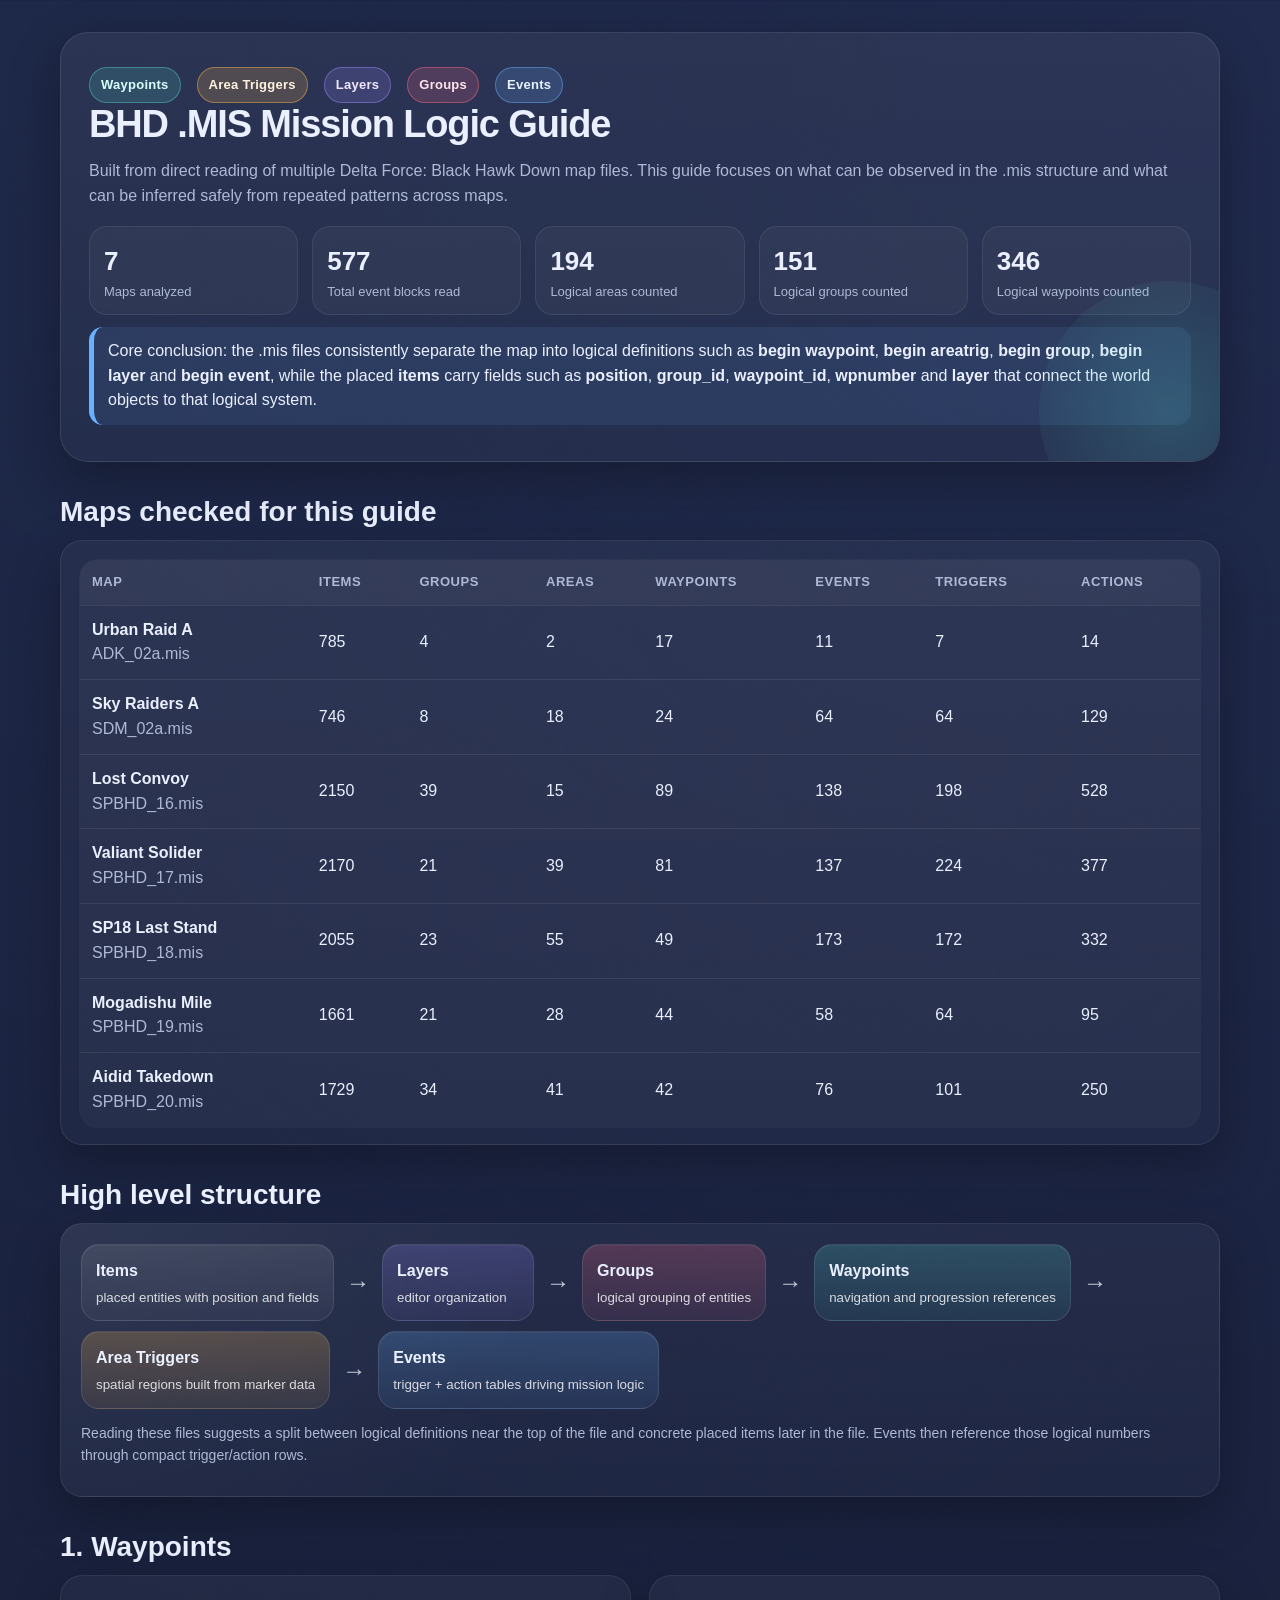
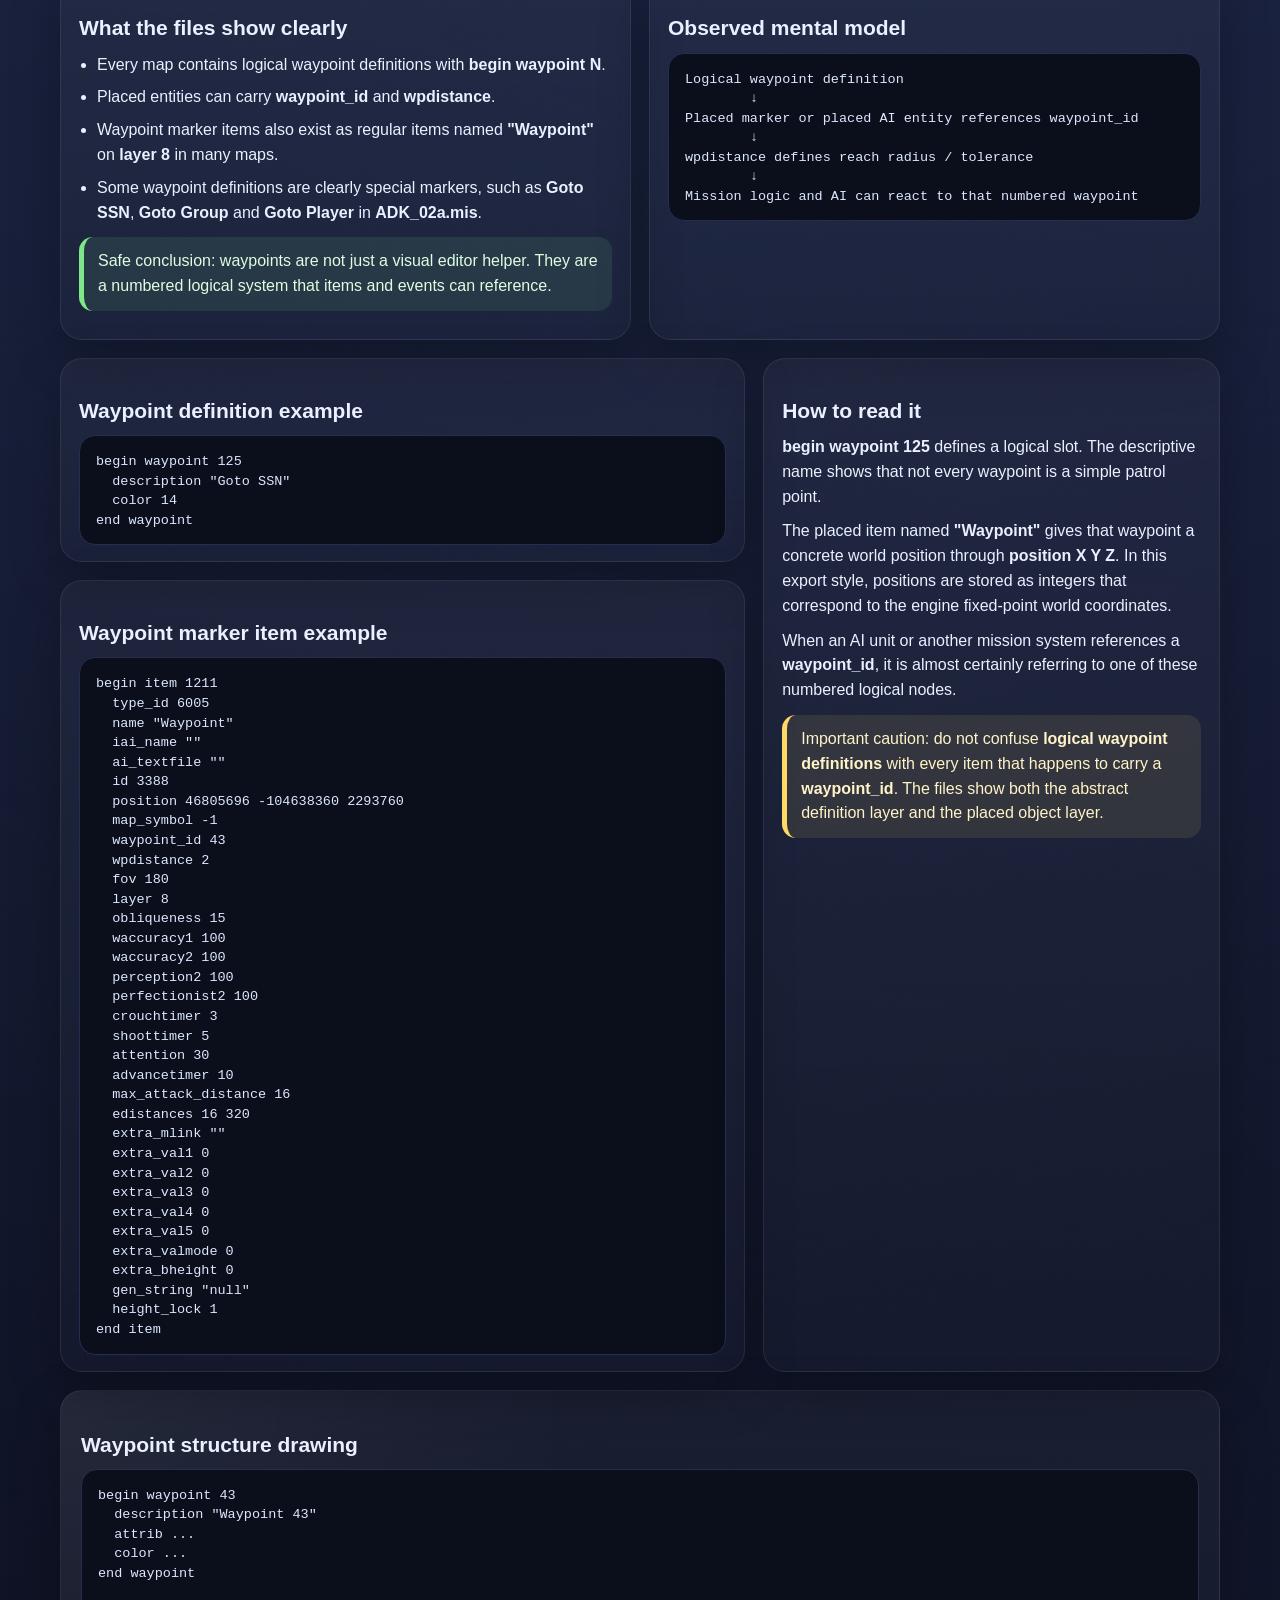
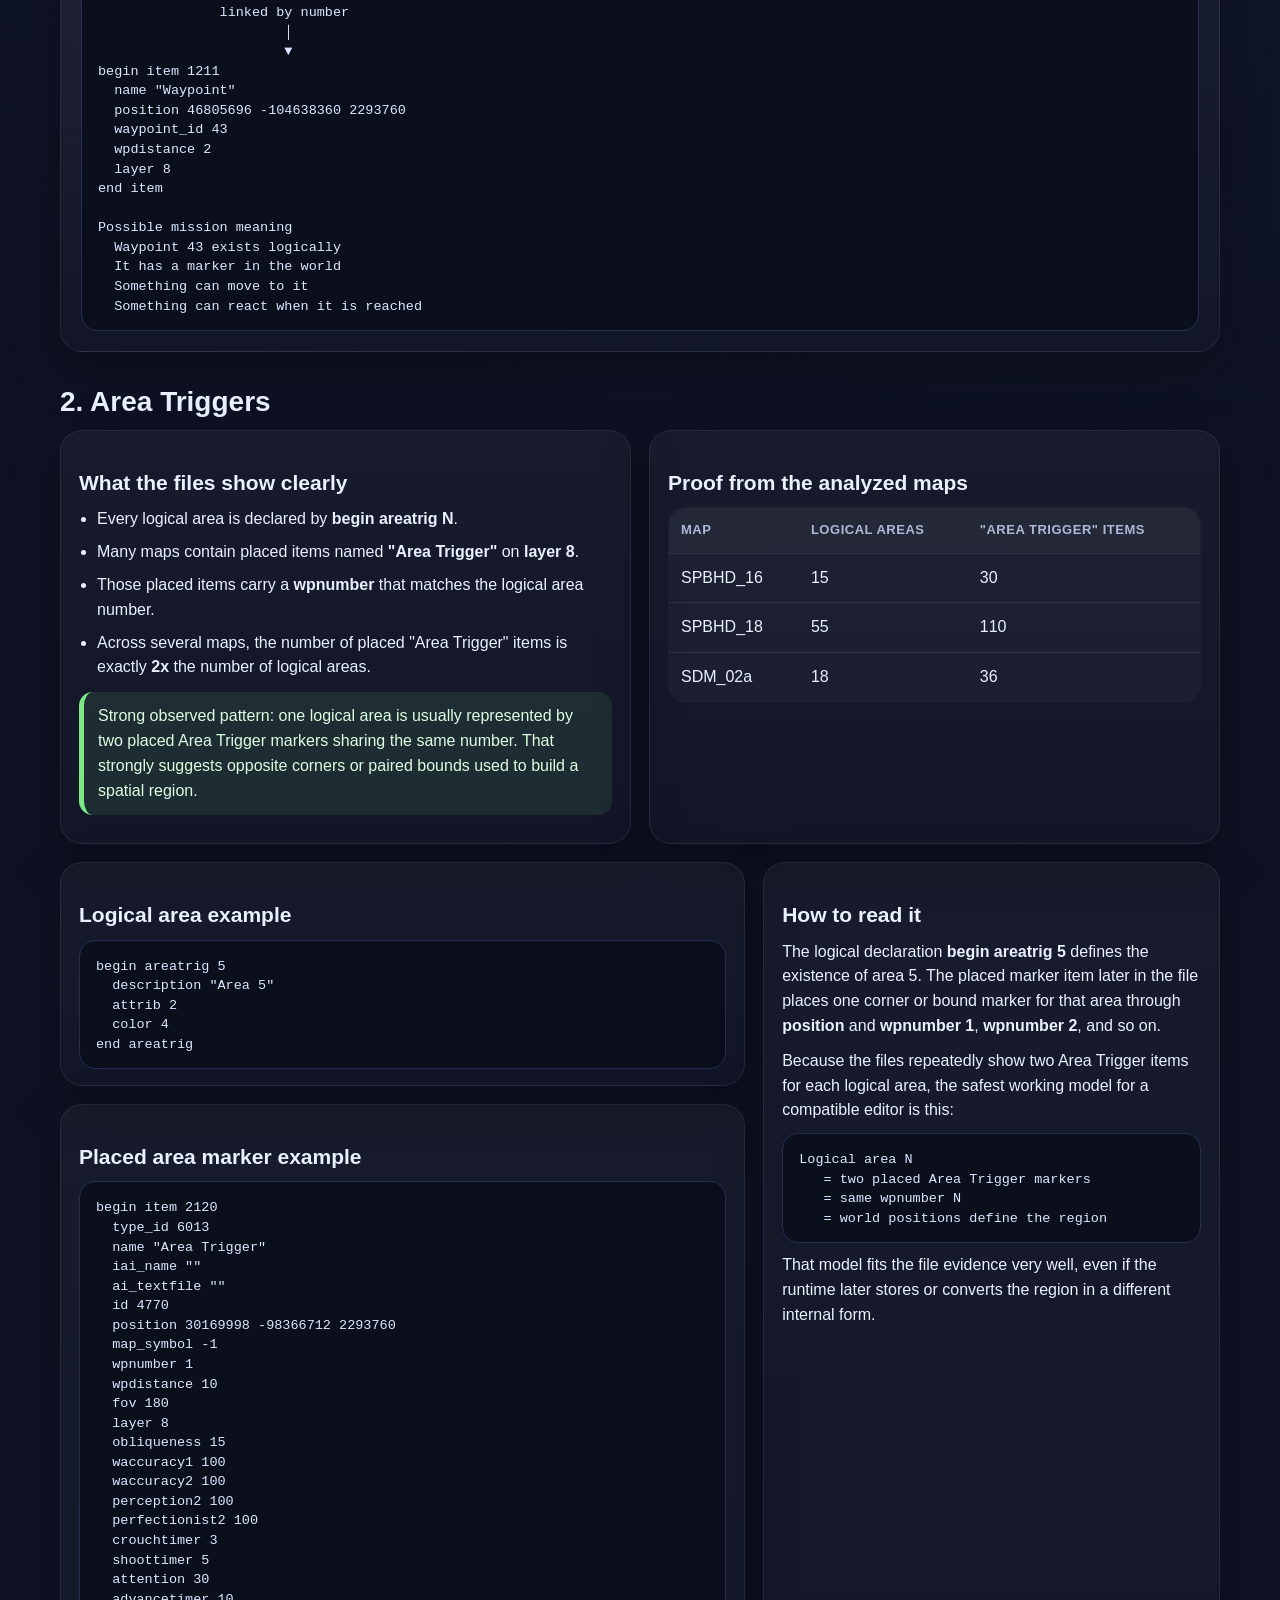
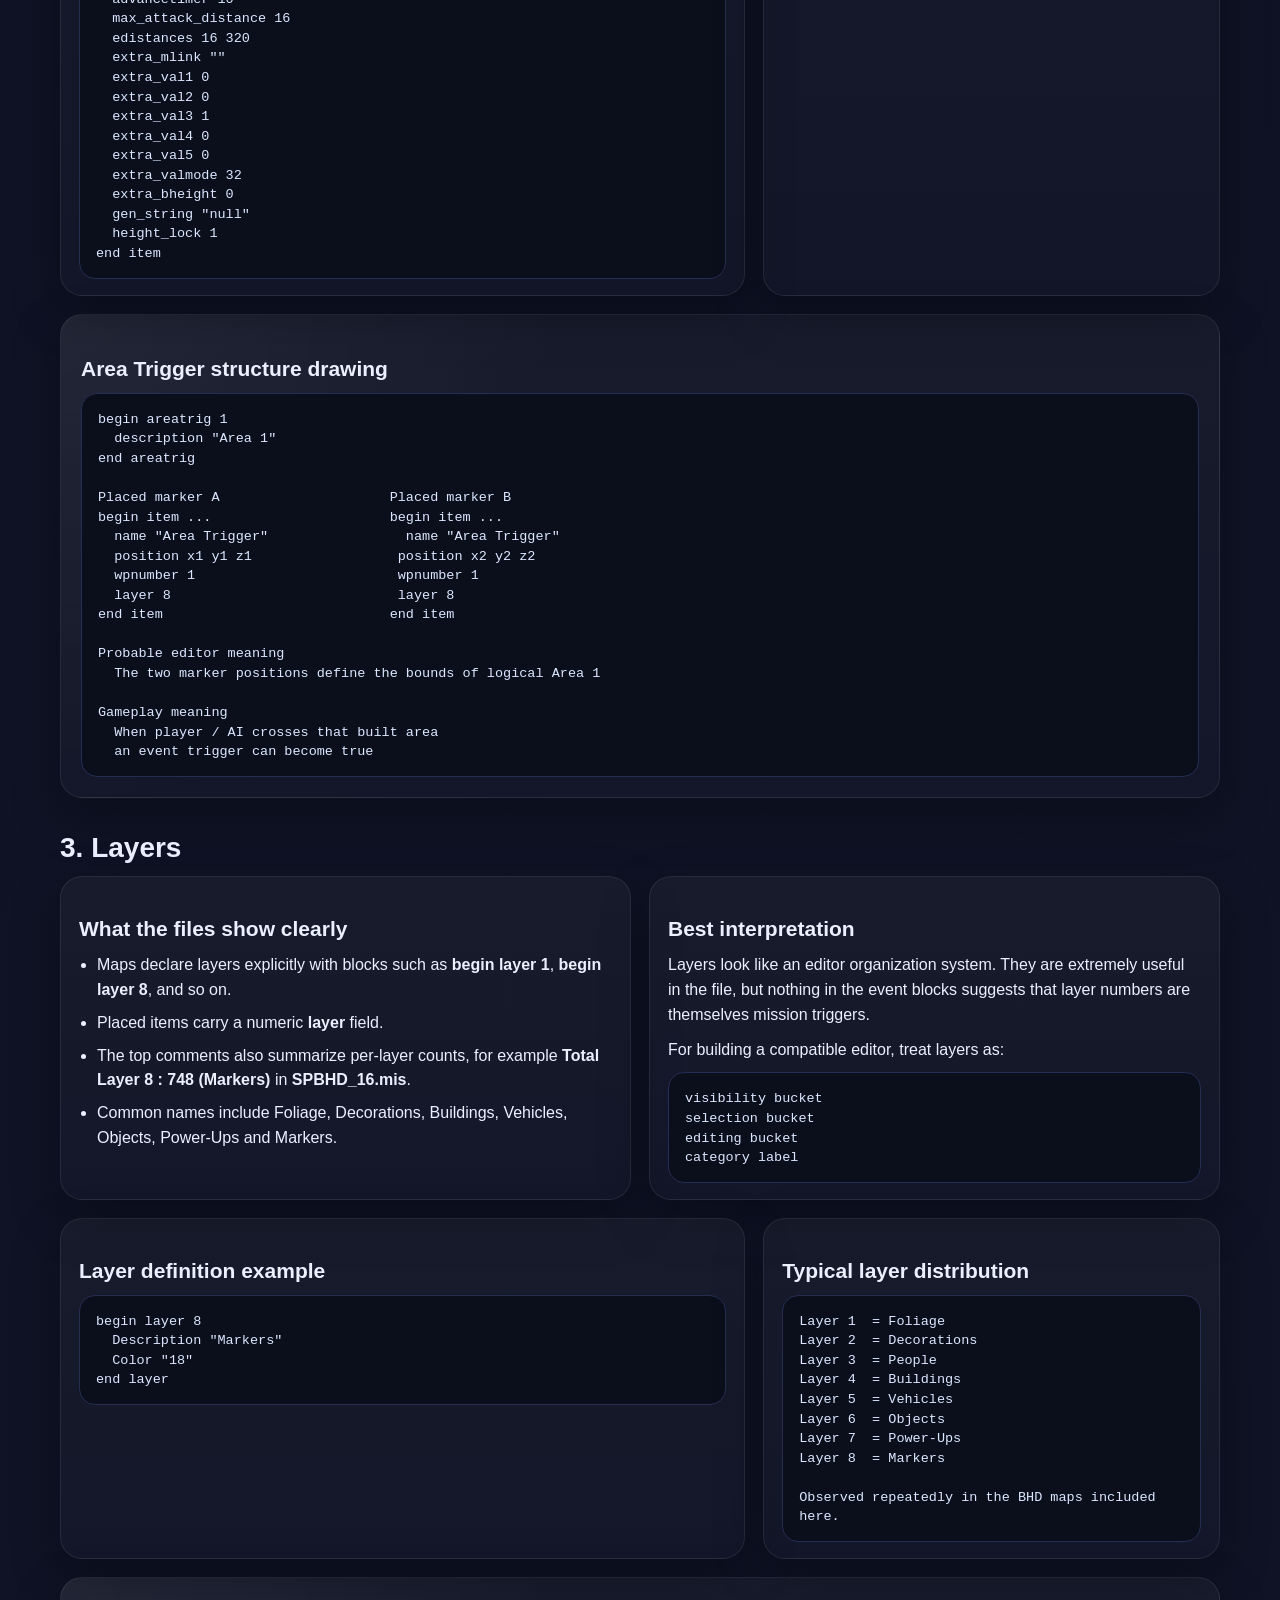
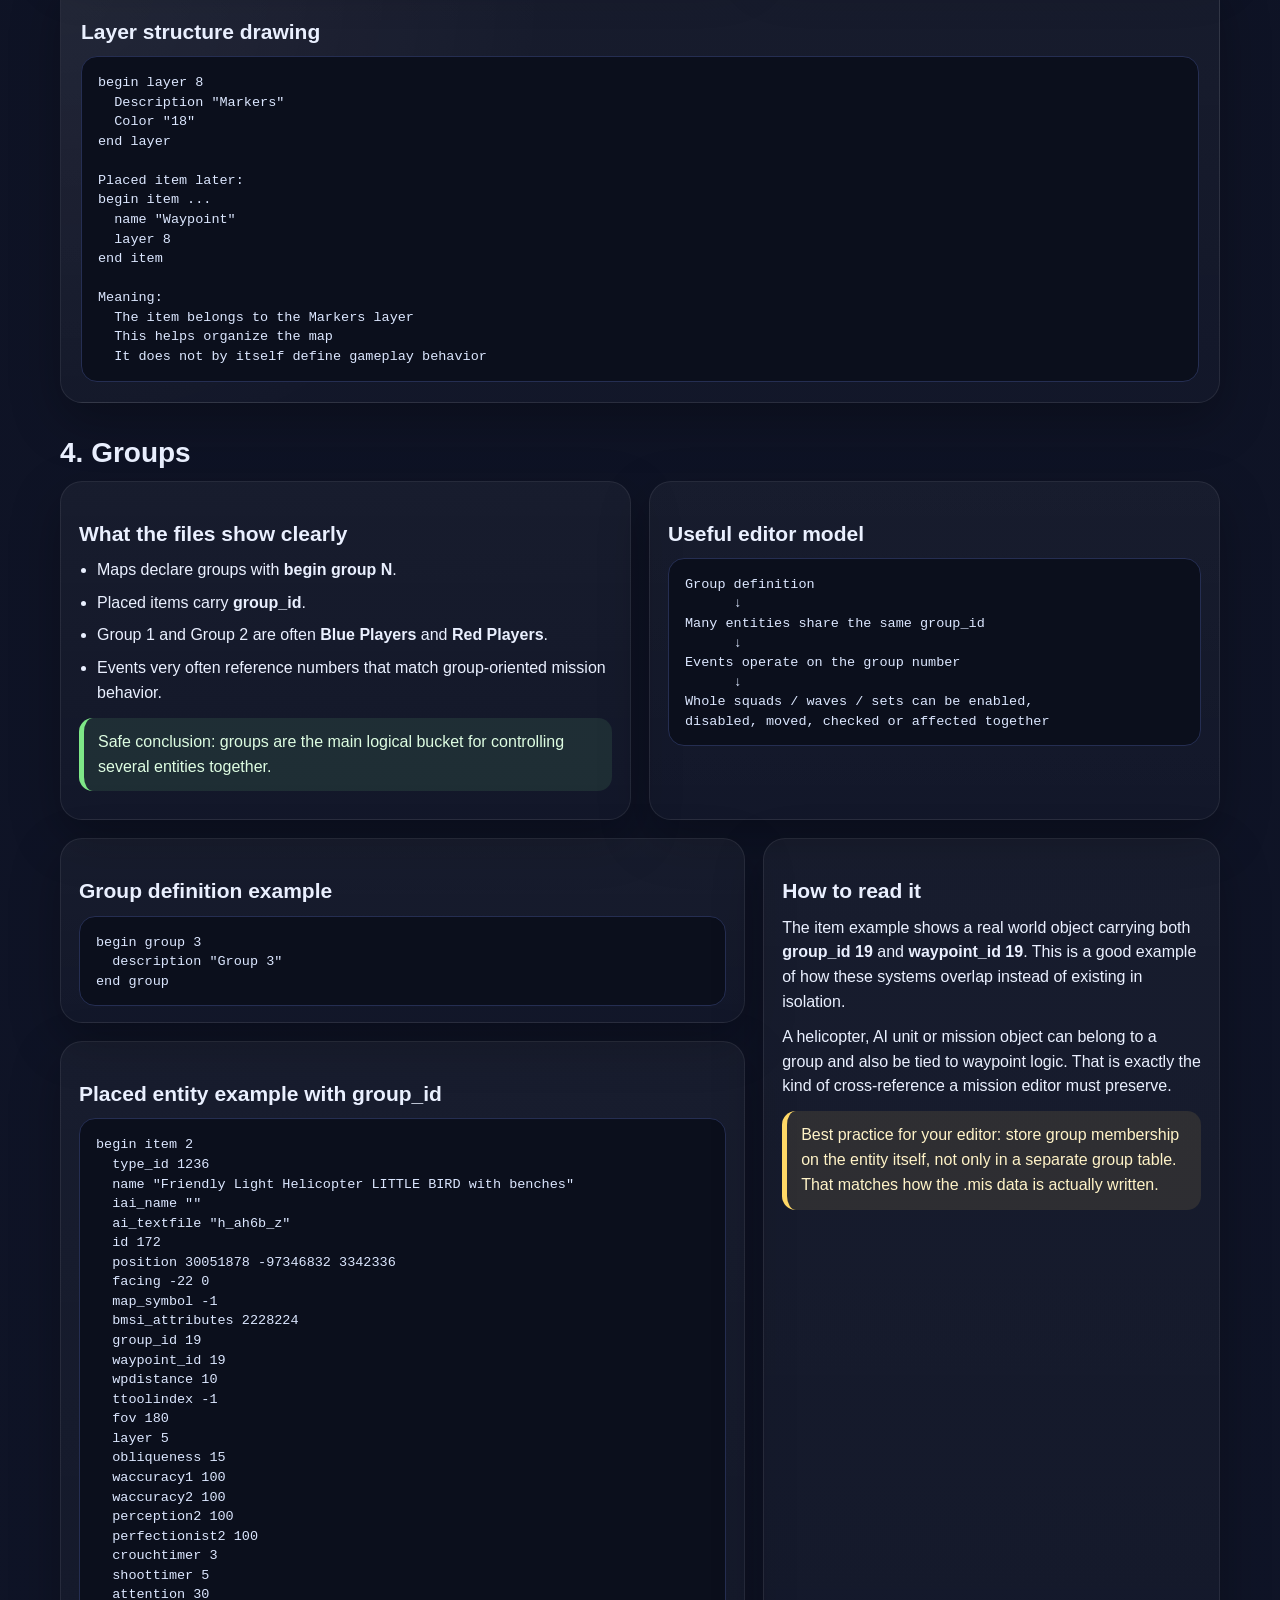
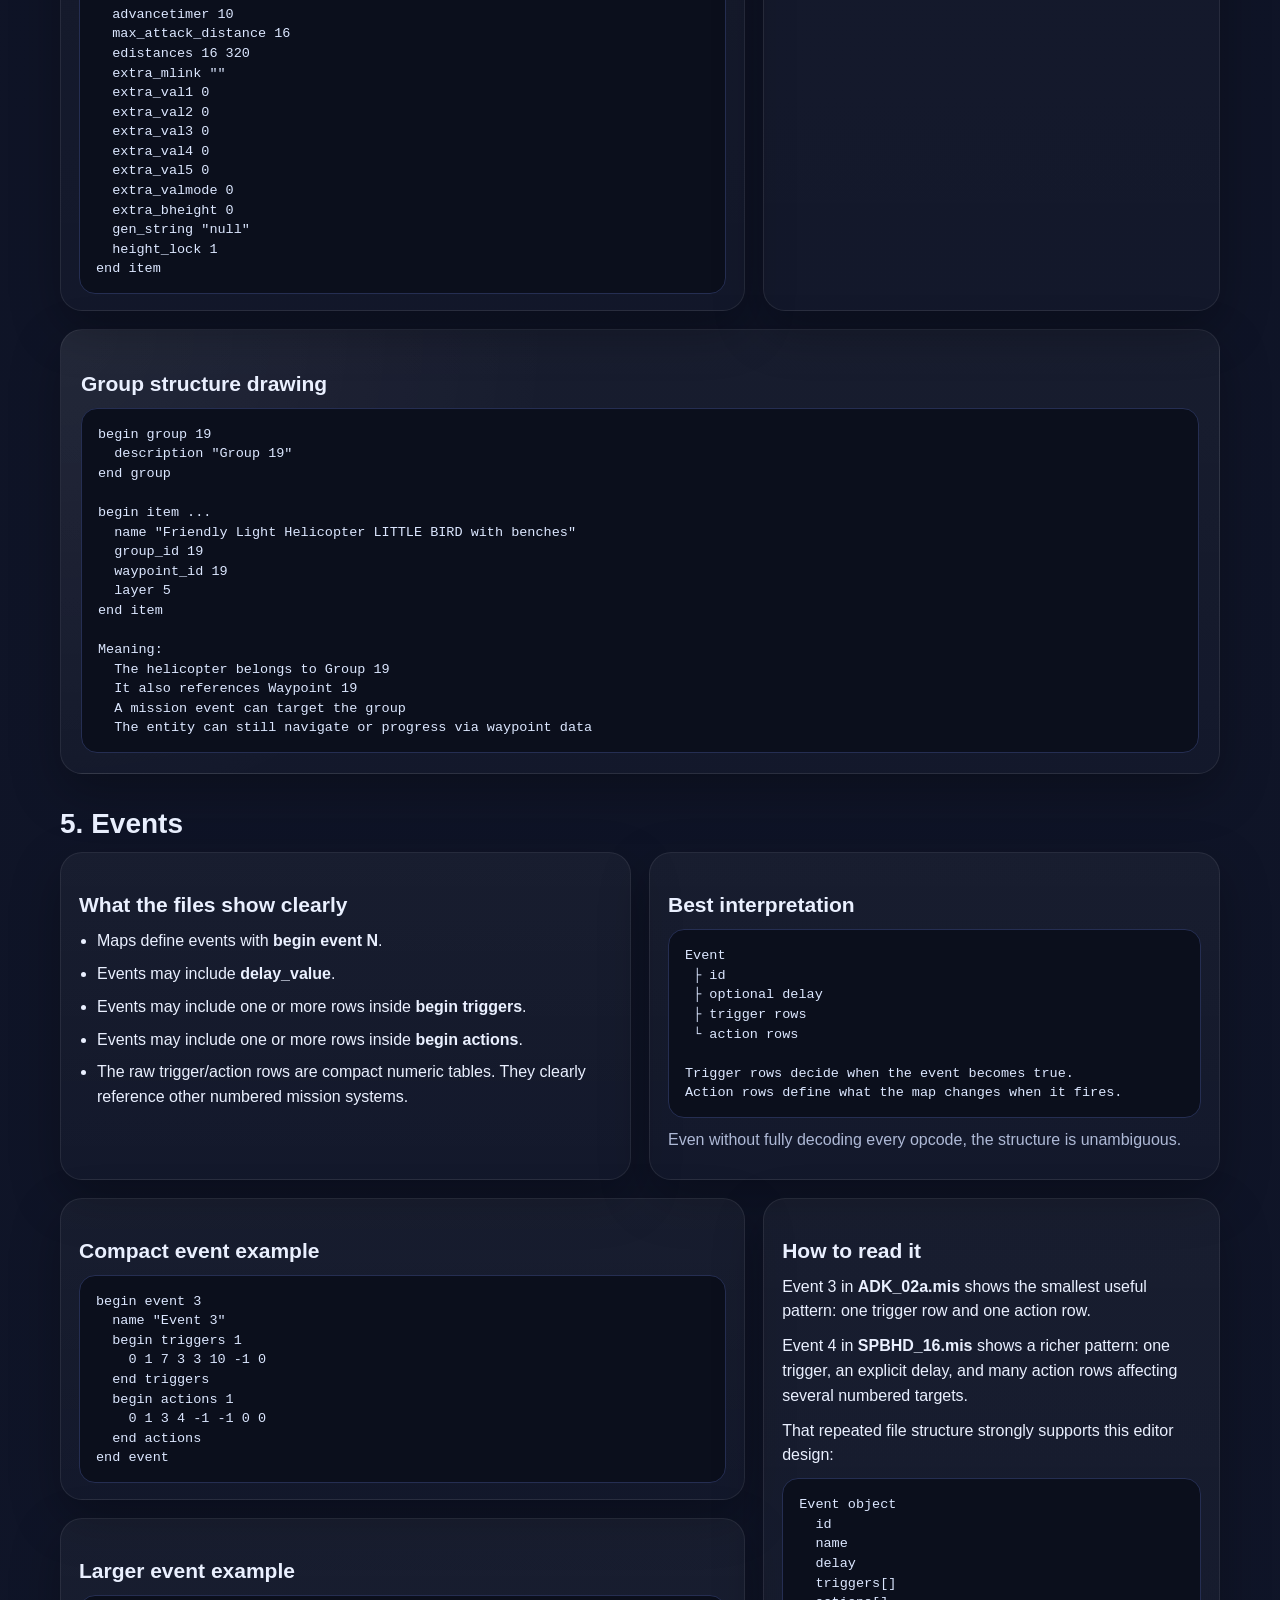
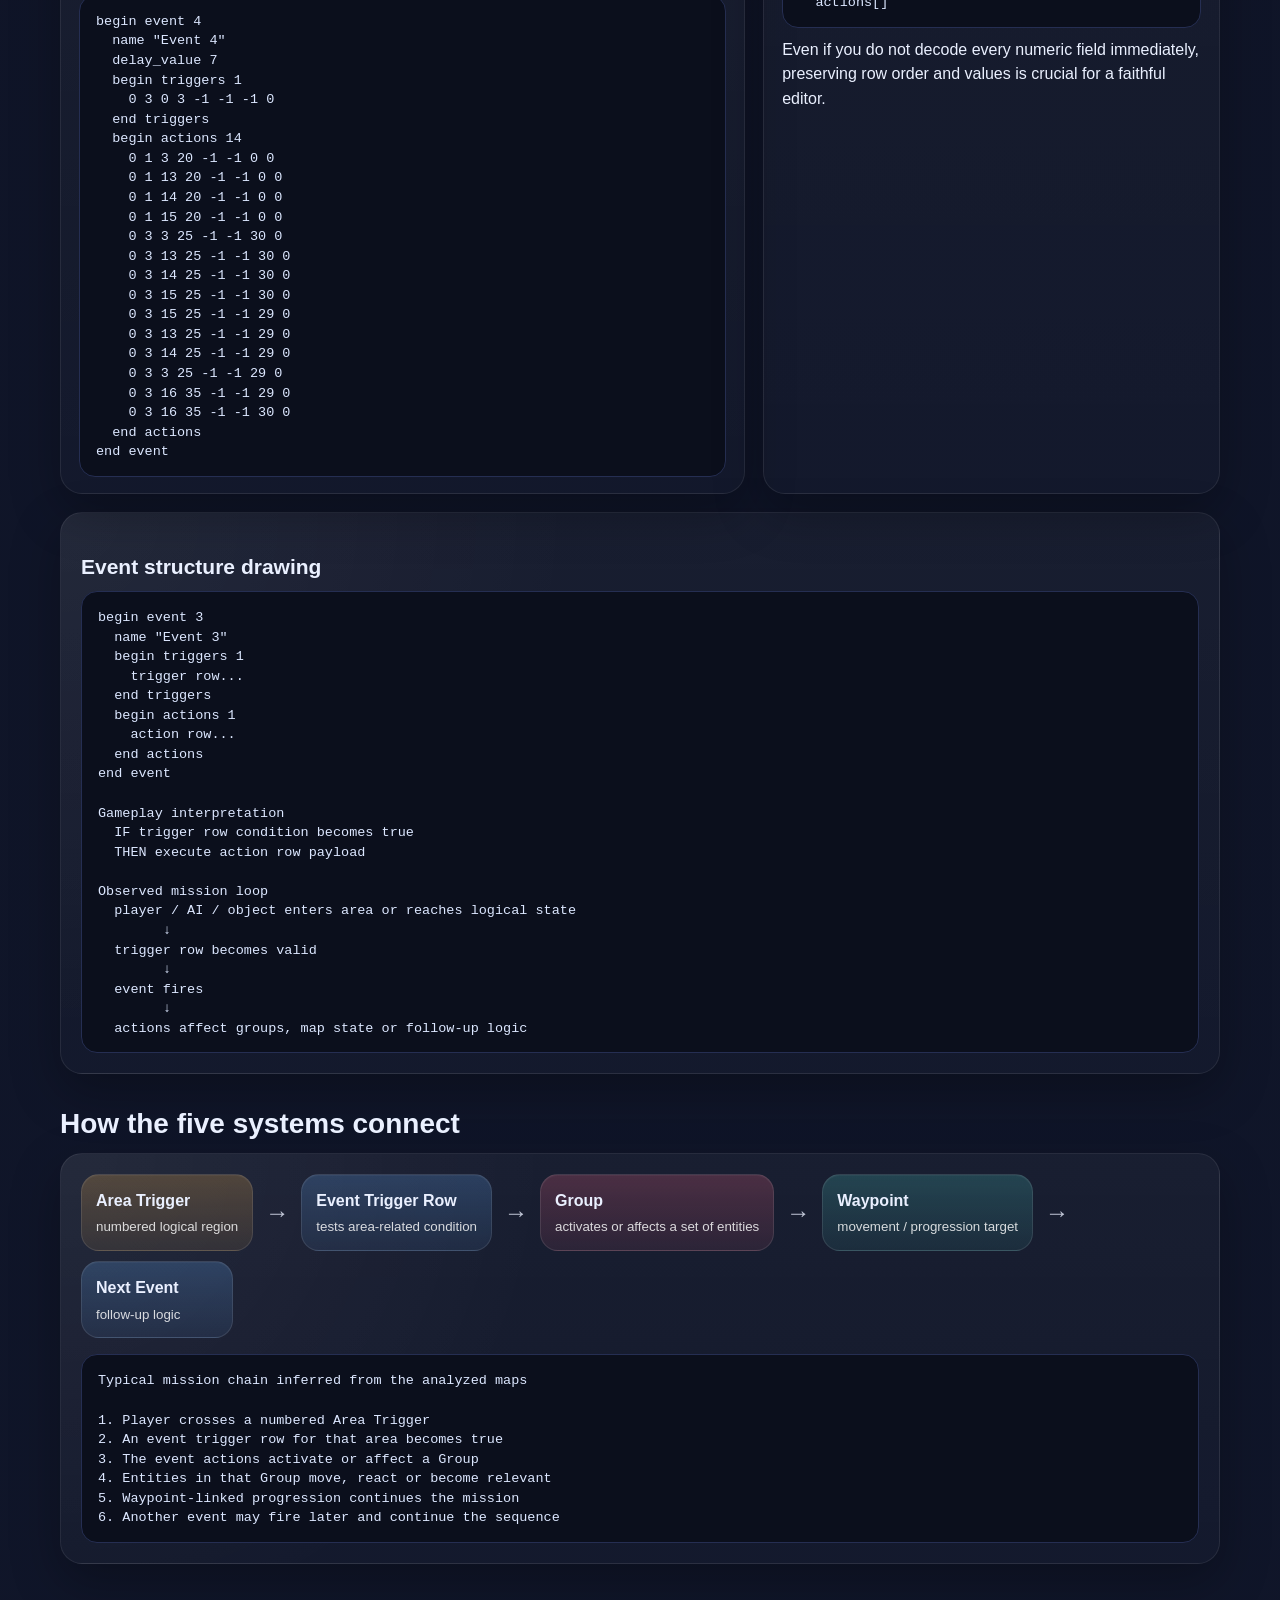
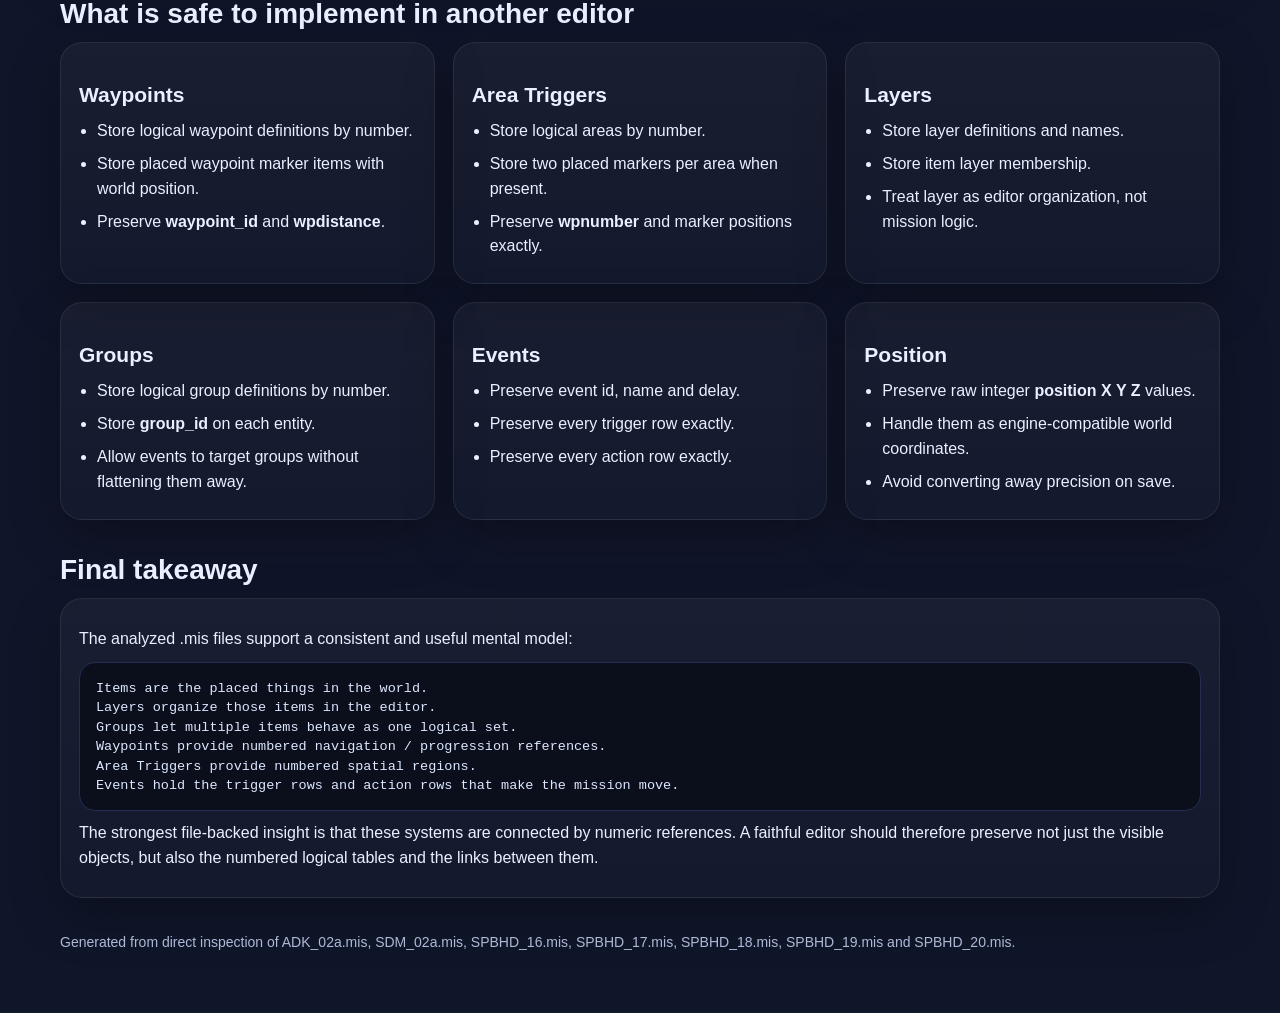
<file: knowledge/chatgpt_bhd_mis_logic_guide.html>
<!DOCTYPE html>
<html lang="en">
<head>
  <meta charset="utf-8">
  <meta name="viewport" content="width=device-width, initial-scale=1">
  <title>BHD .MIS Guide: Waypoints, Area Triggers, Layers, Groups and Events</title>
  <style>
    :root {
      --bg: #0f1220;
      --panel: #171b2e;
      --panel2: #1d2340;
      --text: #eaf0ff;
      --muted: #aeb9d6;
      --line: #2c355a;
      --wp: #4ecdc4;
      --area: #ffb84d;
      --layer: #9b8cff;
      --group: #ff6b88;
      --event: #69b1ff;
      --ok: #7ee787;
      --warn: #ffd866;
      --shadow: 0 18px 50px rgba(0,0,0,.28);
    }
    * { box-sizing: border-box; }
    html, body { margin:0; padding:0; background:
      radial-gradient(circle at top right, #202a4d 0, transparent 30%),
      radial-gradient(circle at top left, #1a243f 0, transparent 25%),
      linear-gradient(180deg, #0d1020 0%, #10162a 100%);
      color:var(--text); font: 16px/1.55 Inter, Segoe UI, Arial, sans-serif; }
    .wrap { max-width: 1200px; margin: 0 auto; padding: 32px 20px 60px; }
    .hero {
      background: linear-gradient(180deg, rgba(255,255,255,.06), rgba(255,255,255,.03));
      border:1px solid rgba(255,255,255,.10);
      box-shadow: var(--shadow);
      border-radius: 28px;
      padding: 28px 28px 24px;
      overflow: hidden;
      position: relative;
    }
    .hero:before {
      content:"";
      position:absolute; inset:auto -80px -80px auto;
      width:260px; height:260px; border-radius:999px;
      background: radial-gradient(circle, rgba(78,205,196,.22), rgba(78,205,196,0));
      pointer-events:none;
    }
    h1, h2, h3 { margin:0 0 12px; line-height:1.15; }
    h1 { font-size: 38px; letter-spacing: -.03em; }
    h2 { font-size: 28px; margin-top: 34px; }
    h3 { font-size: 21px; margin-top: 22px; }
    p { margin: 10px 0; color: var(--text); }
    .muted { color: var(--muted); }
    .grid-2 { display:grid; grid-template-columns: repeat(2, minmax(0,1fr)); gap:18px; }
    .grid-3 { display:grid; grid-template-columns: repeat(3, minmax(0,1fr)); gap:18px; }
    .card {
      background: linear-gradient(180deg, rgba(255,255,255,.04), rgba(255,255,255,.02));
      border:1px solid rgba(255,255,255,.08);
      border-radius: 22px;
      padding: 18px 18px 16px;
      box-shadow: var(--shadow);
    }
    .pill {
      display:inline-block; padding: 7px 11px; border-radius:999px;
      font-size:13px; font-weight:700; letter-spacing:.02em;
      margin: 6px 8px 0 0;
      border:1px solid rgba(255,255,255,.14);
      background: rgba(255,255,255,.05);
    }
    .pill.wp { color:#d8fffc; background:rgba(78,205,196,.18); border-color:rgba(78,205,196,.45); }
    .pill.area { color:#fff3df; background:rgba(255,184,77,.18); border-color:rgba(255,184,77,.45); }
    .pill.layer { color:#efe9ff; background:rgba(155,140,255,.18); border-color:rgba(155,140,255,.45); }
    .pill.group { color:#ffe5ec; background:rgba(255,107,136,.18); border-color:rgba(255,107,136,.45); }
    .pill.event { color:#e7f4ff; background:rgba(105,177,255,.18); border-color:rgba(105,177,255,.45); }
    .kpis { display:grid; grid-template-columns: repeat(5, minmax(0,1fr)); gap:14px; margin-top:18px; }
    .kpi {
      border-radius:18px; padding:14px 14px 12px; border:1px solid rgba(255,255,255,.08);
      background: rgba(255,255,255,.04);
    }
    .kpi .n { font-size:26px; font-weight:800; }
    .kpi .t { font-size:13px; color:var(--muted); }
    table {
      width:100%; border-collapse: collapse; overflow:hidden;
      border-radius:18px; border:1px solid rgba(255,255,255,.08);
      background: rgba(255,255,255,.03);
    }
    th, td { padding: 12px 12px; text-align:left; border-bottom:1px solid rgba(255,255,255,.08); }
    th { font-size:13px; color:var(--muted); text-transform: uppercase; letter-spacing:.04em; background: rgba(255,255,255,.03); }
    tr:last-child td { border-bottom:none; }
    .diagram {
      border-radius: 22px;
      padding: 20px;
      border:1px solid rgba(255,255,255,.08);
      background:
        linear-gradient(180deg, rgba(255,255,255,.04), rgba(255,255,255,.02)),
        radial-gradient(circle at top left, rgba(255,255,255,.05), transparent 40%);
      box-shadow: var(--shadow);
    }
    .flow { display:flex; flex-wrap:wrap; gap:10px; align-items:center; }
    .node {
      min-width: 152px;
      border-radius:18px; padding:14px 14px 12px;
      font-weight:700; border:1px solid rgba(255,255,255,.10);
      box-shadow: inset 0 1px 0 rgba(255,255,255,.04);
    }
    .node small { display:block; font-weight:500; color: rgba(255,255,255,.82); margin-top:4px; }
    .node.wp { background: linear-gradient(180deg, rgba(78,205,196,.22), rgba(78,205,196,.09)); }
    .node.area { background: linear-gradient(180deg, rgba(255,184,77,.22), rgba(255,184,77,.09)); }
    .node.layer { background: linear-gradient(180deg, rgba(155,140,255,.22), rgba(155,140,255,.09)); }
    .node.group { background: linear-gradient(180deg, rgba(255,107,136,.22), rgba(255,107,136,.09)); }
    .node.event { background: linear-gradient(180deg, rgba(105,177,255,.22), rgba(105,177,255,.09)); }
    .node.gray { background: linear-gradient(180deg, rgba(255,255,255,.10), rgba(255,255,255,.04)); }
    .arrow { font-size:24px; opacity:.8; padding:0 2px; }
    .callout {
      border-left: 5px solid var(--event);
      background: rgba(105,177,255,.10);
      padding: 12px 14px;
      border-radius: 14px;
      margin: 12px 0;
    }
    .note {
      border-left: 5px solid var(--warn);
      background: rgba(255,216,102,.10);
      padding: 12px 14px;
      border-radius: 14px;
      margin: 12px 0;
      color: #fff3c7;
    }
    .success {
      border-left: 5px solid var(--ok);
      background: rgba(126,231,135,.10);
      padding: 12px 14px;
      border-radius: 14px;
      margin: 12px 0;
      color: #defde2;
    }
    pre.code {
      white-space: pre-wrap; word-break: break-word;
      margin: 0; padding: 16px 16px 14px;
      border-radius: 16px;
      background: #0b0f1c;
      border:1px solid #252e52;
      color: #dce7ff;
      font: 13.5px/1.45 Consolas, Menlo, Monaco, monospace;
      overflow:auto;
    }
    .subgrid { display:grid; grid-template-columns: 1.2fr .8fr; gap:18px; }
    ul.clean { margin:8px 0 0 18px; padding:0; }
    ul.clean li { margin: 8px 0; }
    .legend { display:flex; flex-wrap:wrap; gap:8px; }
    .footer { margin-top: 34px; color: var(--muted); font-size: 14px; }
    .mini { font-size: 14px; }
    .stack { display:grid; gap: 18px; }
    @media (max-width: 900px) {
      .grid-2, .grid-3, .subgrid, .kpis { grid-template-columns: 1fr; }
      h1 { font-size: 31px; }
      .flow { flex-direction: column; align-items: stretch; }
      .arrow { transform: rotate(90deg); }
    }
  </style>
</head>
<body>
  <div class="wrap">
    <section class="hero">
      <div class="legend">
        <span class="pill wp">Waypoints</span>
        <span class="pill area">Area Triggers</span>
        <span class="pill layer">Layers</span>
        <span class="pill group">Groups</span>
        <span class="pill event">Events</span>
      </div>
      <h1>BHD .MIS Mission Logic Guide</h1>
      <p class="muted">Built from direct reading of multiple Delta Force: Black Hawk Down map files. This guide focuses on what can be observed in the .mis structure and what can be inferred safely from repeated patterns across maps.</p>

      <div class="kpis">
        <div class="kpi"><div class="n">7</div><div class="t">Maps analyzed</div></div>
        <div class="kpi"><div class="n">577</div><div class="t">Total event blocks read</div></div>
        <div class="kpi"><div class="n">194</div><div class="t">Logical areas counted</div></div>
        <div class="kpi"><div class="n">151</div><div class="t">Logical groups counted</div></div>
        <div class="kpi"><div class="n">346</div><div class="t">Logical waypoints counted</div></div>
      </div>

      <div class="callout">
        Core conclusion: the .mis files consistently separate the map into logical definitions such as <strong>begin waypoint</strong>, <strong>begin areatrig</strong>, <strong>begin group</strong>, <strong>begin layer</strong> and <strong>begin event</strong>, while the placed <strong>items</strong> carry fields such as <strong>position</strong>, <strong>group_id</strong>, <strong>waypoint_id</strong>, <strong>wpnumber</strong> and <strong>layer</strong> that connect the world objects to that logical system.
      </div>
    </section>

    <section>
      <h2>Maps checked for this guide</h2>
      <div class="card">
        <table>
          <thead>
            <tr>
              <th>Map</th>
              <th>Items</th>
              <th>Groups</th>
              <th>Areas</th>
              <th>Waypoints</th>
              <th>Events</th>
              <th>Triggers</th>
              <th>Actions</th>
            </tr>
          </thead>
          <tbody>
            
      <tr>
        <td><strong>Urban Raid A</strong><div class="muted">ADK_02a.mis</div></td>
        <td>785</td>
        <td>4</td>
        <td>2</td>
        <td>17</td>
        <td>11</td>
        <td>7</td>
        <td>14</td>
      </tr>
      <tr>
        <td><strong>Sky Raiders A</strong><div class="muted">SDM_02a.mis</div></td>
        <td>746</td>
        <td>8</td>
        <td>18</td>
        <td>24</td>
        <td>64</td>
        <td>64</td>
        <td>129</td>
      </tr>
      <tr>
        <td><strong>Lost Convoy</strong><div class="muted">SPBHD_16.mis</div></td>
        <td>2150</td>
        <td>39</td>
        <td>15</td>
        <td>89</td>
        <td>138</td>
        <td>198</td>
        <td>528</td>
      </tr>
      <tr>
        <td><strong>Valiant Solider</strong><div class="muted">SPBHD_17.mis</div></td>
        <td>2170</td>
        <td>21</td>
        <td>39</td>
        <td>81</td>
        <td>137</td>
        <td>224</td>
        <td>377</td>
      </tr>
      <tr>
        <td><strong>SP18 Last Stand</strong><div class="muted">SPBHD_18.mis</div></td>
        <td>2055</td>
        <td>23</td>
        <td>55</td>
        <td>49</td>
        <td>173</td>
        <td>172</td>
        <td>332</td>
      </tr>
      <tr>
        <td><strong>Mogadishu Mile</strong><div class="muted">SPBHD_19.mis</div></td>
        <td>1661</td>
        <td>21</td>
        <td>28</td>
        <td>44</td>
        <td>58</td>
        <td>64</td>
        <td>95</td>
      </tr>
      <tr>
        <td><strong>Aidid Takedown</strong><div class="muted">SPBHD_20.mis</div></td>
        <td>1729</td>
        <td>34</td>
        <td>41</td>
        <td>42</td>
        <td>76</td>
        <td>101</td>
        <td>250</td>
      </tr>
          </tbody>
        </table>
      </div>
    </section>

    <section>
      <h2>High level structure</h2>
      <div class="diagram">
        <div class="flow">
          <div class="node gray">Items<small>placed entities with position and fields</small></div>
          <div class="arrow">→</div>
          <div class="node layer">Layers<small>editor organization</small></div>
          <div class="arrow">→</div>
          <div class="node group">Groups<small>logical grouping of entities</small></div>
          <div class="arrow">→</div>
          <div class="node wp">Waypoints<small>navigation and progression references</small></div>
          <div class="arrow">→</div>
          <div class="node area">Area Triggers<small>spatial regions built from marker data</small></div>
          <div class="arrow">→</div>
          <div class="node event">Events<small>trigger + action tables driving mission logic</small></div>
        </div>
        <p class="mini muted" style="margin-top:14px;">Reading these files suggests a split between logical definitions near the top of the file and concrete placed items later in the file. Events then reference those logical numbers through compact trigger/action rows.</p>
      </div>
    </section>

    <section>
      <h2>1. Waypoints</h2>
      <div class="grid-2">
        <div class="card">
          <h3>What the files show clearly</h3>
          <ul class="clean">
            <li>Every map contains logical waypoint definitions with <strong>begin waypoint N</strong>.</li>
            <li>Placed entities can carry <strong>waypoint_id</strong> and <strong>wpdistance</strong>.</li>
            <li>Waypoint marker items also exist as regular items named <strong>"Waypoint"</strong> on <strong>layer 8</strong> in many maps.</li>
            <li>Some waypoint definitions are clearly special markers, such as <strong>Goto SSN</strong>, <strong>Goto Group</strong> and <strong>Goto Player</strong> in <strong>ADK_02a.mis</strong>.</li>
          </ul>
          <div class="success">
            Safe conclusion: waypoints are not just a visual editor helper. They are a numbered logical system that items and events can reference.
          </div>
        </div>
        <div class="card">
          <h3>Observed mental model</h3>
          <pre class="code">Logical waypoint definition
        ↓
Placed marker or placed AI entity references waypoint_id
        ↓
wpdistance defines reach radius / tolerance
        ↓
Mission logic and AI can react to that numbered waypoint</pre>
        </div>
      </div>

      <div class="subgrid" style="margin-top:18px;">
        <div class="stack">
          <div class="card">
            <h3>Waypoint definition example</h3>
            <pre class='code'>begin waypoint 125
  description &quot;Goto SSN&quot;
  color 14
end waypoint</pre>
          </div>
          <div class="card">
            <h3>Waypoint marker item example</h3>
            <pre class='code'>begin item 1211
  type_id 6005
  name &quot;Waypoint&quot;
  iai_name &quot;&quot;
  ai_textfile &quot;&quot;
  id 3388
  position 46805696 -104638360 2293760
  map_symbol -1
  waypoint_id 43
  wpdistance 2
  fov 180
  layer 8
  obliqueness 15
  waccuracy1 100
  waccuracy2 100
  perception2 100
  perfectionist2 100
  crouchtimer 3
  shoottimer 5
  attention 30
  advancetimer 10
  max_attack_distance 16
  edistances 16 320
  extra_mlink &quot;&quot;
  extra_val1 0
  extra_val2 0
  extra_val3 0
  extra_val4 0
  extra_val5 0
  extra_valmode 0
  extra_bheight 0
  gen_string &quot;null&quot;
  height_lock 1
end item</pre>
          </div>
        </div>
        <div class="card">
          <h3>How to read it</h3>
          <p><strong>begin waypoint 125</strong> defines a logical slot. The descriptive name shows that not every waypoint is a simple patrol point.</p>
          <p>The placed item named <strong>"Waypoint"</strong> gives that waypoint a concrete world position through <strong>position X Y Z</strong>. In this export style, positions are stored as integers that correspond to the engine fixed-point world coordinates.</p>
          <p>When an AI unit or another mission system references a <strong>waypoint_id</strong>, it is almost certainly referring to one of these numbered logical nodes.</p>
          <div class="note">
            Important caution: do not confuse <strong>logical waypoint definitions</strong> with every item that happens to carry a <strong>waypoint_id</strong>. The files show both the abstract definition layer and the placed object layer.
          </div>
        </div>
      </div>

      <div class="diagram" style="margin-top:18px;">
        <h3>Waypoint structure drawing</h3>
        <pre class="code">begin waypoint 43
  description "Waypoint 43"
  attrib ...
  color ...
end waypoint

               linked by number
                       │
                       ▼
begin item 1211
  name "Waypoint"
  position 46805696 -104638360 2293760
  waypoint_id 43
  wpdistance 2
  layer 8
end item

Possible mission meaning
  Waypoint 43 exists logically
  It has a marker in the world
  Something can move to it
  Something can react when it is reached</pre>
      </div>
    </section>

    <section>
      <h2>2. Area Triggers</h2>
      <div class="grid-2">
        <div class="card">
          <h3>What the files show clearly</h3>
          <ul class="clean">
            <li>Every logical area is declared by <strong>begin areatrig N</strong>.</li>
            <li>Many maps contain placed items named <strong>"Area Trigger"</strong> on <strong>layer 8</strong>.</li>
            <li>Those placed items carry a <strong>wpnumber</strong> that matches the logical area number.</li>
            <li>Across several maps, the number of placed "Area Trigger" items is exactly <strong>2x</strong> the number of logical areas.</li>
          </ul>
          <div class="success">
            Strong observed pattern: one logical area is usually represented by two placed Area Trigger markers sharing the same number. That strongly suggests opposite corners or paired bounds used to build a spatial region.
          </div>
        </div>
        <div class="card">
          <h3>Proof from the analyzed maps</h3>
          <table>
            <thead><tr><th>Map</th><th>Logical areas</th><th>"Area Trigger" items</th></tr></thead>
            <tbody>
              <tr><td>SPBHD_16</td><td>15</td><td>30</td></tr>
              <tr><td>SPBHD_18</td><td>55</td><td>110</td></tr>
              <tr><td>SDM_02a</td><td>18</td><td>36</td></tr>
            </tbody>
          </table>
        </div>
      </div>

      <div class="subgrid" style="margin-top:18px;">
        <div class="stack">
          <div class="card">
            <h3>Logical area example</h3>
            <pre class='code'>begin areatrig 5
  description &quot;Area 5&quot;
  attrib 2
  color 4
end areatrig</pre>
          </div>
          <div class="card">
            <h3>Placed area marker example</h3>
            <pre class='code'>begin item 2120
  type_id 6013
  name &quot;Area Trigger&quot;
  iai_name &quot;&quot;
  ai_textfile &quot;&quot;
  id 4770
  position 30169998 -98366712 2293760
  map_symbol -1
  wpnumber 1
  wpdistance 10
  fov 180
  layer 8
  obliqueness 15
  waccuracy1 100
  waccuracy2 100
  perception2 100
  perfectionist2 100
  crouchtimer 3
  shoottimer 5
  attention 30
  advancetimer 10
  max_attack_distance 16
  edistances 16 320
  extra_mlink &quot;&quot;
  extra_val1 0
  extra_val2 0
  extra_val3 1
  extra_val4 0
  extra_val5 0
  extra_valmode 32
  extra_bheight 0
  gen_string &quot;null&quot;
  height_lock 1
end item</pre>
          </div>
        </div>
        <div class="card">
          <h3>How to read it</h3>
          <p>The logical declaration <strong>begin areatrig 5</strong> defines the existence of area 5. The placed marker item later in the file places one corner or bound marker for that area through <strong>position</strong> and <strong>wpnumber 1</strong>, <strong>wpnumber 2</strong>, and so on.</p>
          <p>Because the files repeatedly show two Area Trigger items for each logical area, the safest working model for a compatible editor is this:</p>
          <pre class="code">Logical area N
   = two placed Area Trigger markers
   = same wpnumber N
   = world positions define the region</pre>
          <p>That model fits the file evidence very well, even if the runtime later stores or converts the region in a different internal form.</p>
        </div>
      </div>

      <div class="diagram" style="margin-top:18px;">
        <h3>Area Trigger structure drawing</h3>
        <pre class="code">begin areatrig 1
  description "Area 1"
end areatrig

Placed marker A                     Placed marker B
begin item ...                      begin item ...
  name "Area Trigger"                 name "Area Trigger"
  position x1 y1 z1                  position x2 y2 z2
  wpnumber 1                         wpnumber 1
  layer 8                            layer 8
end item                            end item

Probable editor meaning
  The two marker positions define the bounds of logical Area 1

Gameplay meaning
  When player / AI crosses that built area
  an event trigger can become true</pre>
      </div>
    </section>

    <section>
      <h2>3. Layers</h2>
      <div class="grid-2">
        <div class="card">
          <h3>What the files show clearly</h3>
          <ul class="clean">
            <li>Maps declare layers explicitly with blocks such as <strong>begin layer 1</strong>, <strong>begin layer 8</strong>, and so on.</li>
            <li>Placed items carry a numeric <strong>layer</strong> field.</li>
            <li>The top comments also summarize per-layer counts, for example <strong>Total Layer 8 : 748 (Markers)</strong> in <strong>SPBHD_16.mis</strong>.</li>
            <li>Common names include Foliage, Decorations, Buildings, Vehicles, Objects, Power-Ups and Markers.</li>
          </ul>
        </div>
        <div class="card">
          <h3>Best interpretation</h3>
          <p>Layers look like an editor organization system. They are extremely useful in the file, but nothing in the event blocks suggests that layer numbers are themselves mission triggers.</p>
          <p>For building a compatible editor, treat layers as:</p>
          <pre class="code">visibility bucket
selection bucket
editing bucket
category label</pre>
        </div>
      </div>

      <div class="subgrid" style="margin-top:18px;">
        <div class="card">
          <h3>Layer definition example</h3>
          <pre class='code'>begin layer 8
  Description &quot;Markers&quot;
  Color &quot;18&quot;
end layer</pre>
        </div>
        <div class="card">
          <h3>Typical layer distribution</h3>
          <pre class="code">Layer 1  = Foliage
Layer 2  = Decorations
Layer 3  = People
Layer 4  = Buildings
Layer 5  = Vehicles
Layer 6  = Objects
Layer 7  = Power-Ups
Layer 8  = Markers

Observed repeatedly in the BHD maps included here.</pre>
        </div>
      </div>

      <div class="diagram" style="margin-top:18px;">
        <h3>Layer structure drawing</h3>
        <pre class="code">begin layer 8
  Description "Markers"
  Color "18"
end layer

Placed item later:
begin item ...
  name "Waypoint"
  layer 8
end item

Meaning:
  The item belongs to the Markers layer
  This helps organize the map
  It does not by itself define gameplay behavior</pre>
      </div>
    </section>

    <section>
      <h2>4. Groups</h2>
      <div class="grid-2">
        <div class="card">
          <h3>What the files show clearly</h3>
          <ul class="clean">
            <li>Maps declare groups with <strong>begin group N</strong>.</li>
            <li>Placed items carry <strong>group_id</strong>.</li>
            <li>Group 1 and Group 2 are often <strong>Blue Players</strong> and <strong>Red Players</strong>.</li>
            <li>Events very often reference numbers that match group-oriented mission behavior.</li>
          </ul>
          <div class="success">
            Safe conclusion: groups are the main logical bucket for controlling several entities together.
          </div>
        </div>
        <div class="card">
          <h3>Useful editor model</h3>
          <pre class="code">Group definition
      ↓
Many entities share the same group_id
      ↓
Events operate on the group number
      ↓
Whole squads / waves / sets can be enabled,
disabled, moved, checked or affected together</pre>
        </div>
      </div>

      <div class="subgrid" style="margin-top:18px;">
        <div class="stack">
          <div class="card">
            <h3>Group definition example</h3>
            <pre class='code'>begin group 3
  description &quot;Group 3&quot;
end group</pre>
          </div>
          <div class="card">
            <h3>Placed entity example with group_id</h3>
            <pre class='code'>begin item 2
  type_id 1236
  name &quot;Friendly Light Helicopter LITTLE BIRD with benches&quot;
  iai_name &quot;&quot;
  ai_textfile &quot;h_ah6b_z&quot;
  id 172
  position 30051878 -97346832 3342336
  facing -22 0
  map_symbol -1
  bmsi_attributes 2228224
  group_id 19
  waypoint_id 19
  wpdistance 10
  ttoolindex -1
  fov 180
  layer 5
  obliqueness 15
  waccuracy1 100
  waccuracy2 100
  perception2 100
  perfectionist2 100
  crouchtimer 3
  shoottimer 5
  attention 30
  advancetimer 10
  max_attack_distance 16
  edistances 16 320
  extra_mlink &quot;&quot;
  extra_val1 0
  extra_val2 0
  extra_val3 0
  extra_val4 0
  extra_val5 0
  extra_valmode 0
  extra_bheight 0
  gen_string &quot;null&quot;
  height_lock 1
end item</pre>
          </div>
        </div>
        <div class="card">
          <h3>How to read it</h3>
          <p>The item example shows a real world object carrying both <strong>group_id 19</strong> and <strong>waypoint_id 19</strong>. This is a good example of how these systems overlap instead of existing in isolation.</p>
          <p>A helicopter, AI unit or mission object can belong to a group and also be tied to waypoint logic. That is exactly the kind of cross-reference a mission editor must preserve.</p>
          <div class="note">
            Best practice for your editor: store group membership on the entity itself, not only in a separate group table. That matches how the .mis data is actually written.
          </div>
        </div>
      </div>

      <div class="diagram" style="margin-top:18px;">
        <h3>Group structure drawing</h3>
        <pre class="code">begin group 19
  description "Group 19"
end group

begin item ...
  name "Friendly Light Helicopter LITTLE BIRD with benches"
  group_id 19
  waypoint_id 19
  layer 5
end item

Meaning:
  The helicopter belongs to Group 19
  It also references Waypoint 19
  A mission event can target the group
  The entity can still navigate or progress via waypoint data</pre>
      </div>
    </section>

    <section>
      <h2>5. Events</h2>
      <div class="grid-2">
        <div class="card">
          <h3>What the files show clearly</h3>
          <ul class="clean">
            <li>Maps define events with <strong>begin event N</strong>.</li>
            <li>Events may include <strong>delay_value</strong>.</li>
            <li>Events may include one or more rows inside <strong>begin triggers</strong>.</li>
            <li>Events may include one or more rows inside <strong>begin actions</strong>.</li>
            <li>The raw trigger/action rows are compact numeric tables. They clearly reference other numbered mission systems.</li>
          </ul>
        </div>
        <div class="card">
          <h3>Best interpretation</h3>
          <pre class="code">Event
 ├ id
 ├ optional delay
 ├ trigger rows
 └ action rows

Trigger rows decide when the event becomes true.
Action rows define what the map changes when it fires.</pre>
          <p class="muted">Even without fully decoding every opcode, the structure is unambiguous.</p>
        </div>
      </div>

      <div class="subgrid" style="margin-top:18px;">
        <div class="stack">
          <div class="card">
            <h3>Compact event example</h3>
            <pre class='code'>begin event 3
  name &quot;Event 3&quot;
  begin triggers 1
    0 1 7 3 3 10 -1 0
  end triggers
  begin actions 1
    0 1 3 4 -1 -1 0 0
  end actions
end event</pre>
          </div>
          <div class="card">
            <h3>Larger event example</h3>
            <pre class='code'>begin event 4
  name &quot;Event 4&quot;
  delay_value 7
  begin triggers 1
    0 3 0 3 -1 -1 -1 0
  end triggers
  begin actions 14
    0 1 3 20 -1 -1 0 0
    0 1 13 20 -1 -1 0 0
    0 1 14 20 -1 -1 0 0
    0 1 15 20 -1 -1 0 0
    0 3 3 25 -1 -1 30 0
    0 3 13 25 -1 -1 30 0
    0 3 14 25 -1 -1 30 0
    0 3 15 25 -1 -1 30 0
    0 3 15 25 -1 -1 29 0
    0 3 13 25 -1 -1 29 0
    0 3 14 25 -1 -1 29 0
    0 3 3 25 -1 -1 29 0
    0 3 16 35 -1 -1 29 0
    0 3 16 35 -1 -1 30 0
  end actions
end event</pre>
          </div>
        </div>
        <div class="card">
          <h3>How to read it</h3>
          <p>Event 3 in <strong>ADK_02a.mis</strong> shows the smallest useful pattern: one trigger row and one action row.</p>
          <p>Event 4 in <strong>SPBHD_16.mis</strong> shows a richer pattern: one trigger, an explicit delay, and many action rows affecting several numbered targets.</p>
          <p>That repeated file structure strongly supports this editor design:</p>
          <pre class="code">Event object
  id
  name
  delay
  triggers[]
  actions[]</pre>
          <p>Even if you do not decode every numeric field immediately, preserving row order and values is crucial for a faithful editor.</p>
        </div>
      </div>

      <div class="diagram" style="margin-top:18px;">
        <h3>Event structure drawing</h3>
        <pre class="code">begin event 3
  name "Event 3"
  begin triggers 1
    trigger row...
  end triggers
  begin actions 1
    action row...
  end actions
end event

Gameplay interpretation
  IF trigger row condition becomes true
  THEN execute action row payload

Observed mission loop
  player / AI / object enters area or reaches logical state
        ↓
  trigger row becomes valid
        ↓
  event fires
        ↓
  actions affect groups, map state or follow-up logic</pre>
      </div>
    </section>

    <section>
      <h2>How the five systems connect</h2>
      <div class="diagram">
        <div class="flow">
          <div class="node area">Area Trigger<small>numbered logical region</small></div>
          <div class="arrow">→</div>
          <div class="node event">Event Trigger Row<small>tests area-related condition</small></div>
          <div class="arrow">→</div>
          <div class="node group">Group<small>activates or affects a set of entities</small></div>
          <div class="arrow">→</div>
          <div class="node wp">Waypoint<small>movement / progression target</small></div>
          <div class="arrow">→</div>
          <div class="node event">Next Event<small>follow-up logic</small></div>
        </div>
        <pre class="code" style="margin-top:16px;">Typical mission chain inferred from the analyzed maps

1. Player crosses a numbered Area Trigger
2. An event trigger row for that area becomes true
3. The event actions activate or affect a Group
4. Entities in that Group move, react or become relevant
5. Waypoint-linked progression continues the mission
6. Another event may fire later and continue the sequence</pre>
      </div>
    </section>

    <section>
      <h2>What is safe to implement in another editor</h2>
      <div class="grid-3">
        <div class="card">
          <h3>Waypoints</h3>
          <ul class="clean">
            <li>Store logical waypoint definitions by number.</li>
            <li>Store placed waypoint marker items with world position.</li>
            <li>Preserve <strong>waypoint_id</strong> and <strong>wpdistance</strong>.</li>
          </ul>
        </div>
        <div class="card">
          <h3>Area Triggers</h3>
          <ul class="clean">
            <li>Store logical areas by number.</li>
            <li>Store two placed markers per area when present.</li>
            <li>Preserve <strong>wpnumber</strong> and marker positions exactly.</li>
          </ul>
        </div>
        <div class="card">
          <h3>Layers</h3>
          <ul class="clean">
            <li>Store layer definitions and names.</li>
            <li>Store item layer membership.</li>
            <li>Treat layer as editor organization, not mission logic.</li>
          </ul>
        </div>
        <div class="card">
          <h3>Groups</h3>
          <ul class="clean">
            <li>Store logical group definitions by number.</li>
            <li>Store <strong>group_id</strong> on each entity.</li>
            <li>Allow events to target groups without flattening them away.</li>
          </ul>
        </div>
        <div class="card">
          <h3>Events</h3>
          <ul class="clean">
            <li>Preserve event id, name and delay.</li>
            <li>Preserve every trigger row exactly.</li>
            <li>Preserve every action row exactly.</li>
          </ul>
        </div>
        <div class="card">
          <h3>Position</h3>
          <ul class="clean">
            <li>Preserve raw integer <strong>position X Y Z</strong> values.</li>
            <li>Handle them as engine-compatible world coordinates.</li>
            <li>Avoid converting away precision on save.</li>
          </ul>
        </div>
      </div>
    </section>

    <section>
      <h2>Final takeaway</h2>
      <div class="card">
        <p>The analyzed .mis files support a consistent and useful mental model:</p>
        <pre class="code">Items are the placed things in the world.
Layers organize those items in the editor.
Groups let multiple items behave as one logical set.
Waypoints provide numbered navigation / progression references.
Area Triggers provide numbered spatial regions.
Events hold the trigger rows and action rows that make the mission move.</pre>
        <p>The strongest file-backed insight is that these systems are connected by numeric references. A faithful editor should therefore preserve not just the visible objects, but also the numbered logical tables and the links between them.</p>
      </div>
    </section>

    <div class="footer">
      Generated from direct inspection of ADK_02a.mis, SDM_02a.mis, SPBHD_16.mis, SPBHD_17.mis, SPBHD_18.mis, SPBHD_19.mis and SPBHD_20.mis.
    </div>
  </div>
</body>
</html>
</file>
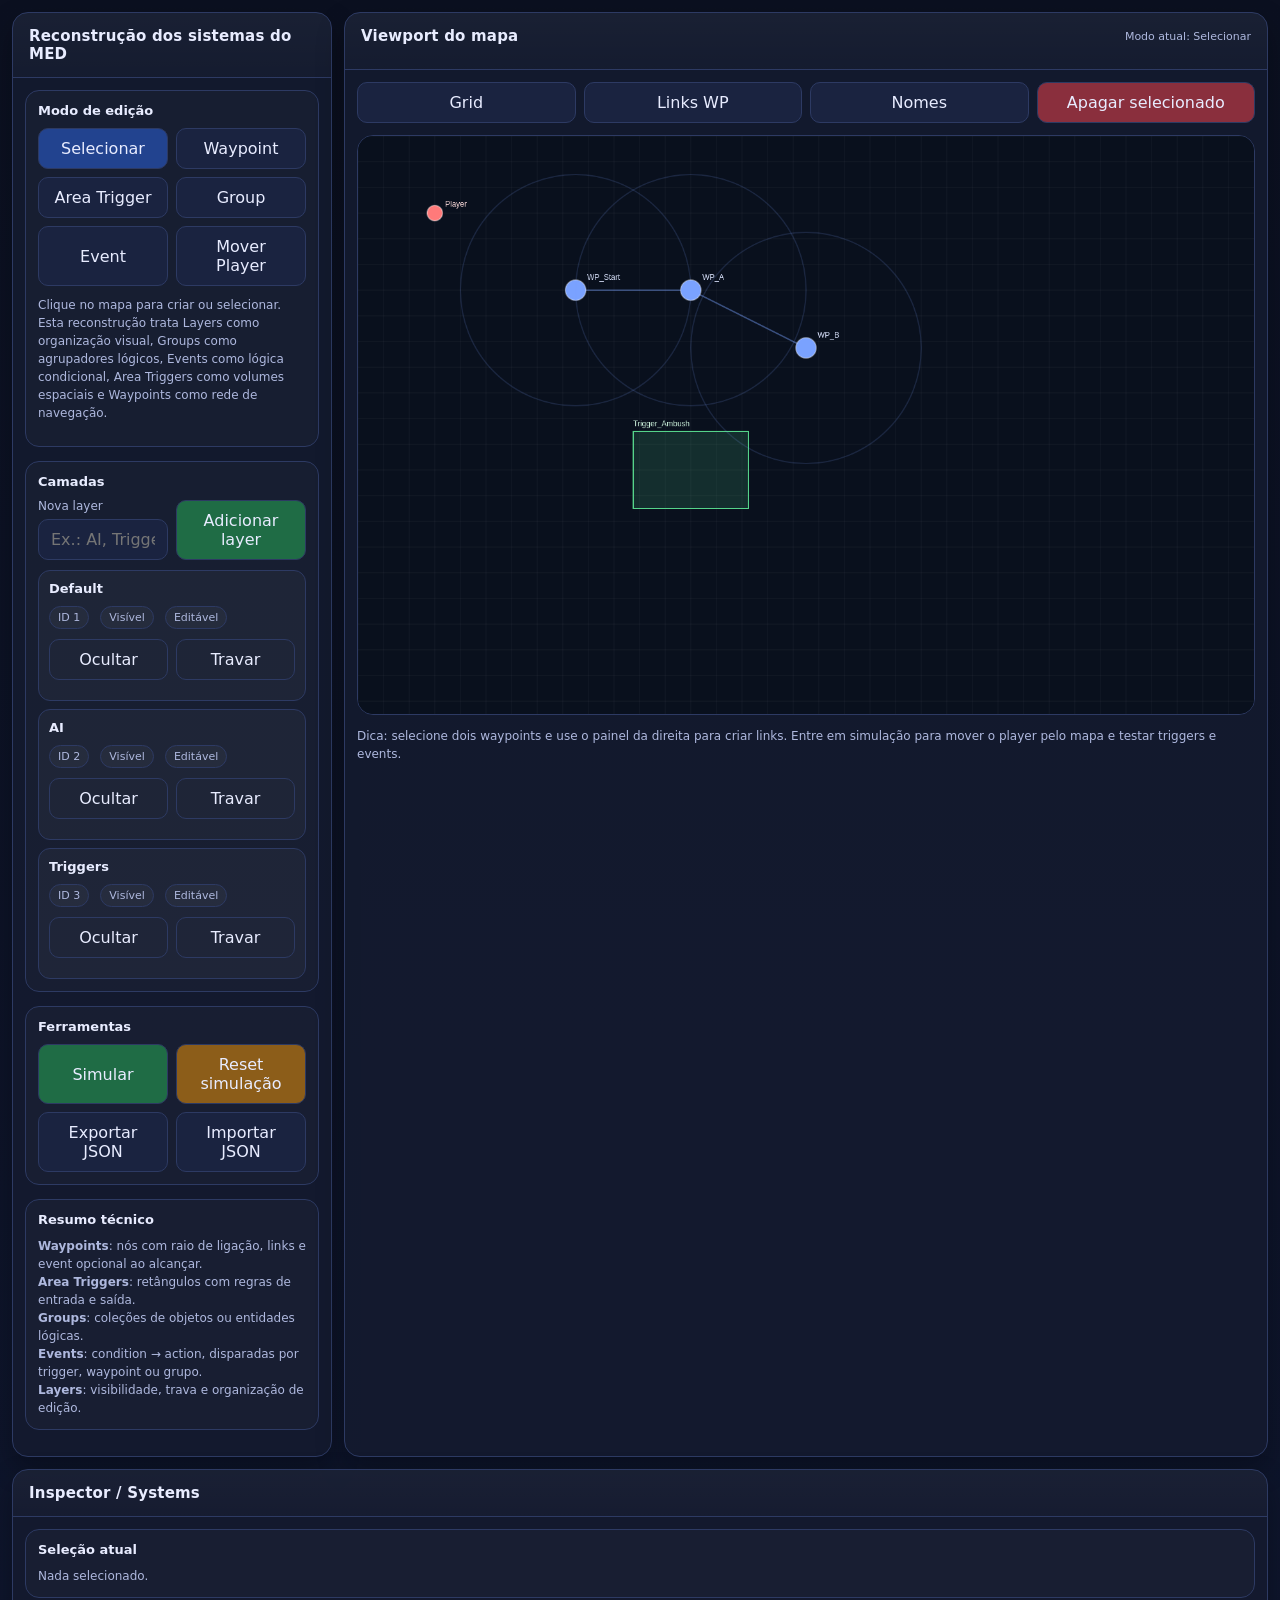
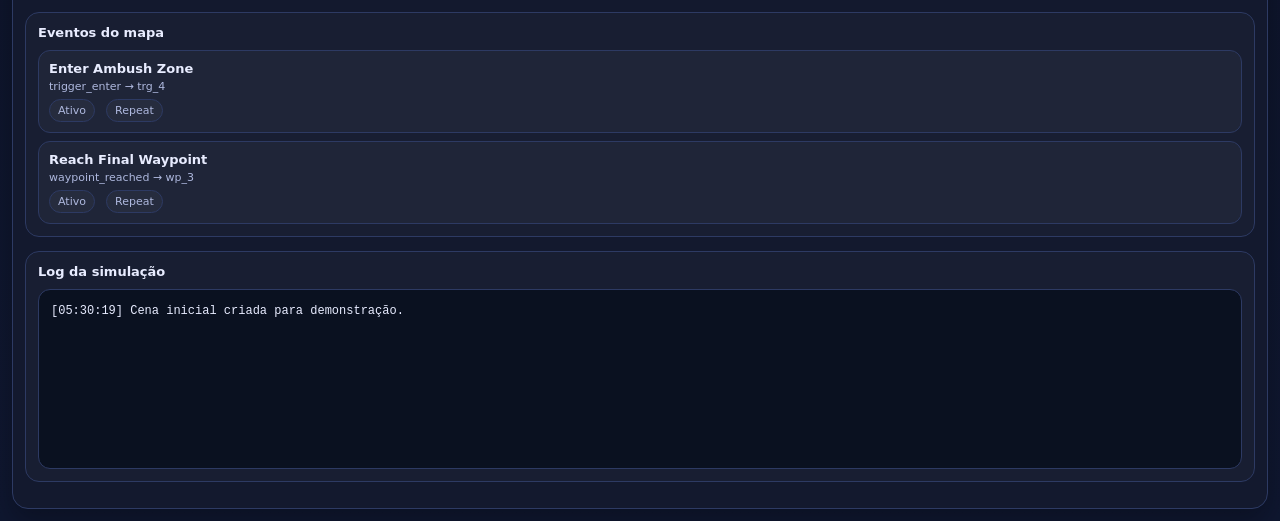
<file: knowledge/chatgpt_med_systems_reconstruction.html>
<!DOCTYPE html>
<html lang="pt-BR">
<head>
  <meta charset="UTF-8" />
  <meta name="viewport" content="width=device-width, initial-scale=1.0" />
  <title>Reconstrução MED - Waypoints, Area Triggers, Layers, Groups e Events</title>
  <style>
    :root {
      --bg: #0b1020;
      --panel: #131a2e;
      --panel-2: #1a2340;
      --line: #2d3a63;
      --text: #e8ecff;
      --muted: #aeb8de;
      --accent: #7aa2ff;
      --good: #55d38a;
      --warn: #f0b35a;
      --bad: #ff7a7a;
      --shadow: 0 12px 28px rgba(0,0,0,.28);
    }

    * { box-sizing: border-box; }
    body {
      margin: 0;
      font-family: Inter, system-ui, Arial, sans-serif;
      background: linear-gradient(180deg, #0b1020 0%, #0f1730 100%);
      color: var(--text);
      min-height: 100vh;
    }

    .app {
      display: grid;
      grid-template-columns: 360px 1fr 380px;
      gap: 12px;
      padding: 12px;
      min-height: 100vh;
    }

    .panel {
      background: rgba(19, 26, 46, 0.96);
      border: 1px solid var(--line);
      border-radius: 16px;
      box-shadow: var(--shadow);
      overflow: hidden;
      display: flex;
      flex-direction: column;
      min-height: 0;
    }

    .panel-header {
      padding: 14px 16px;
      border-bottom: 1px solid var(--line);
      background: linear-gradient(180deg, rgba(255,255,255,.03), rgba(255,255,255,.01));
    }

    .panel-header h2, .panel-header h3 {
      margin: 0;
      font-size: 15px;
      letter-spacing: .2px;
    }

    .panel-body {
      padding: 12px;
      overflow: auto;
    }

    .toolbar {
      display: grid;
      grid-template-columns: repeat(2, minmax(0, 1fr));
      gap: 8px;
    }

    button, select, input, textarea {
      width: 100%;
      border-radius: 10px;
      border: 1px solid var(--line);
      background: var(--panel-2);
      color: var(--text);
      padding: 10px 12px;
      font: inherit;
    }

    button {
      cursor: pointer;
      transition: .15s ease;
    }

    button:hover {
      filter: brightness(1.08);
      transform: translateY(-1px);
    }

    button.primary { background: #22438f; }
    button.good { background: #1f6c45; }
    button.warn { background: #8c5d19; }
    button.bad { background: #8a2f3d; }
    button.ghost { background: transparent; }

    label {
      display: block;
      font-size: 12px;
      color: var(--muted);
      margin-bottom: 6px;
    }

    .row {
      display: grid;
      grid-template-columns: repeat(2, minmax(0, 1fr));
      gap: 8px;
      margin-bottom: 10px;
    }

    .row-3 {
      display: grid;
      grid-template-columns: repeat(3, minmax(0, 1fr));
      gap: 8px;
      margin-bottom: 10px;
    }

    .section {
      margin-bottom: 14px;
      border: 1px solid var(--line);
      border-radius: 14px;
      padding: 12px;
      background: rgba(255,255,255,.02);
    }

    .section h4 {
      margin: 0 0 10px 0;
      font-size: 13px;
    }

    .map-wrap {
      display: flex;
      flex-direction: column;
      gap: 12px;
      height: 100%;
    }

    .map-toolbar {
      display: grid;
      grid-template-columns: repeat(4, minmax(0, 1fr));
      gap: 8px;
    }

    canvas {
      width: 100%;
      height: calc(100vh - 180px);
      min-height: 580px;
      border-radius: 16px;
      border: 1px solid var(--line);
      background: #09101d;
      display: block;
    }

    .hint {
      color: var(--muted);
      font-size: 12px;
      line-height: 1.5;
    }

    .list {
      display: flex;
      flex-direction: column;
      gap: 8px;
    }

    .card {
      border: 1px solid var(--line);
      background: rgba(255,255,255,.03);
      border-radius: 12px;
      padding: 10px;
      cursor: pointer;
    }

    .card.active {
      outline: 2px solid var(--accent);
      background: rgba(122, 162, 255, .11);
    }

    .card-title {
      font-size: 13px;
      font-weight: 700;
      margin-bottom: 4px;
    }

    .pill {
      display: inline-flex;
      align-items: center;
      gap: 6px;
      padding: 4px 8px;
      border-radius: 999px;
      border: 1px solid var(--line);
      background: rgba(255,255,255,.03);
      font-size: 11px;
      color: var(--muted);
      margin-right: 6px;
      margin-top: 6px;
    }

    .log {
      font-family: ui-monospace, SFMono-Regular, Menlo, Consolas, monospace;
      white-space: pre-wrap;
      font-size: 12px;
      line-height: 1.5;
      background: #0a1120;
      border: 1px solid var(--line);
      border-radius: 12px;
      padding: 12px;
      min-height: 180px;
      max-height: 280px;
      overflow: auto;
    }

    .topline {
      display: flex;
      justify-content: space-between;
      gap: 10px;
      align-items: center;
      margin-bottom: 10px;
      flex-wrap: wrap;
    }

    .muted { color: var(--muted); }
    .tiny { font-size: 11px; }

    @media (max-width: 1300px) {
      .app { grid-template-columns: 320px 1fr; }
      .right-panel { grid-column: 1 / -1; }
      canvas { height: 560px; }
    }

    @media (max-width: 920px) {
      .app { grid-template-columns: 1fr; }
      canvas { min-height: 420px; height: 420px; }
      .map-toolbar { grid-template-columns: repeat(2, minmax(0, 1fr)); }
    }
  </style>
</head>
<body>
  <div class="app">
    <section class="panel">
      <div class="panel-header">
        <h2>Reconstrução dos sistemas do MED</h2>
      </div>
      <div class="panel-body">
        <div class="section">
          <h4>Modo de edição</h4>
          <div class="toolbar">
            <button class="primary" data-mode="select">Selecionar</button>
            <button data-mode="waypoint">Waypoint</button>
            <button data-mode="trigger">Area Trigger</button>
            <button data-mode="group">Group</button>
            <button data-mode="event">Event</button>
            <button data-mode="player">Mover Player</button>
          </div>
          <p class="hint" style="margin-top:10px;">
            Clique no mapa para criar ou selecionar. Esta reconstrução trata Layers como organização visual, Groups como agrupadores lógicos, Events como lógica condicional, Area Triggers como volumes espaciais e Waypoints como rede de navegação.
          </p>
        </div>

        <div class="section">
          <h4>Camadas</h4>
          <div class="row">
            <div>
              <label>Nova layer</label>
              <input id="newLayerName" placeholder="Ex.: AI, Triggers, Gameplay" />
            </div>
            <div style="display:flex;align-items:end;">
              <button id="addLayerBtn" class="good">Adicionar layer</button>
            </div>
          </div>
          <div id="layersList" class="list"></div>
        </div>

        <div class="section">
          <h4>Ferramentas</h4>
          <div class="toolbar">
            <button id="simulateBtn" class="good">Simular</button>
            <button id="resetSimBtn" class="warn">Reset simulação</button>
            <button id="exportBtn">Exportar JSON</button>
            <button id="importBtn">Importar JSON</button>
          </div>
          <input id="importInput" type="file" accept="application/json" style="display:none" />
        </div>

        <div class="section">
          <h4>Resumo técnico</h4>
          <div class="hint">
            <strong>Waypoints</strong>: nós com raio de ligação, links e event opcional ao alcançar.<br>
            <strong>Area Triggers</strong>: retângulos com regras de entrada e saída.<br>
            <strong>Groups</strong>: coleções de objetos ou entidades lógicas.<br>
            <strong>Events</strong>: condition → action, disparadas por trigger, waypoint ou grupo.<br>
            <strong>Layers</strong>: visibilidade, trava e organização de edição.
          </div>
        </div>
      </div>
    </section>

    <section class="panel">
      <div class="panel-header">
        <div class="topline">
          <h3>Viewport do mapa</h3>
          <div class="tiny muted" id="modeLabel">Modo atual: Selecionar</div>
        </div>
      </div>
      <div class="panel-body map-wrap">
        <div class="map-toolbar">
          <button id="toggleGridBtn">Grid</button>
          <button id="toggleLinksBtn">Links WP</button>
          <button id="toggleNamesBtn">Nomes</button>
          <button id="deleteBtn" class="bad">Apagar selecionado</button>
        </div>
        <canvas id="mapCanvas" width="1400" height="900"></canvas>
        <div class="hint">
          Dica: selecione dois waypoints e use o painel da direita para criar links. Entre em simulação para mover o player pelo mapa e testar triggers e events.
        </div>
      </div>
    </section>

    <section class="panel right-panel">
      <div class="panel-header">
        <h3>Inspector / Systems</h3>
      </div>
      <div class="panel-body">
        <div class="section">
          <h4>Seleção atual</h4>
          <div id="selectionSummary" class="hint">Nada selecionado.</div>
        </div>

        <div id="inspector"></div>

        <div class="section">
          <h4>Eventos do mapa</h4>
          <div id="eventsList" class="list"></div>
        </div>

        <div class="section">
          <h4>Log da simulação</h4>
          <div id="simLog" class="log"></div>
        </div>
      </div>
    </section>
  </div>

  <script>
    const state = {
      mode: 'select',
      showGrid: true,
      showLinks: true,
      showNames: true,
      simulating: false,
      nextId: 1,
      selection: null,
      hover: null,
      drag: null,
      pendingLinkSource: null,
      player: { x: 120, y: 120, radius: 12, speed: 2.0 },
      layers: [
        { id: 1, name: 'Default', visible: true, locked: false },
        { id: 2, name: 'AI', visible: true, locked: false },
        { id: 3, name: 'Triggers', visible: true, locked: false },
      ],
      waypoints: [],
      triggers: [],
      groups: [],
      events: [],
      log: [],
      selectedWaypointIds: []
    };

    const canvas = document.getElementById('mapCanvas');
    const ctx = canvas.getContext('2d');
    const inspector = document.getElementById('inspector');
    const selectionSummary = document.getElementById('selectionSummary');
    const layersList = document.getElementById('layersList');
    const eventsList = document.getElementById('eventsList');
    const simLog = document.getElementById('simLog');
    const modeLabel = document.getElementById('modeLabel');

    function uid(prefix) {
      return `${prefix}_${state.nextId++}`;
    }

    function log(msg) {
      const ts = new Date().toLocaleTimeString('pt-BR');
      state.log.unshift(`[${ts}] ${msg}`);
      state.log = state.log.slice(0, 120);
      simLog.textContent = state.log.join('\n');
    }

    function seedDemo() {
      const w1 = createWaypoint(340, 240, 'WP_Start', 2);
      const w2 = createWaypoint(520, 240, 'WP_A', 2);
      const w3 = createWaypoint(700, 330, 'WP_B', 2);
      w1.links.push(w2.id);
      w2.links.push(w3.id);
      const tr = createTrigger(520, 520, 180, 120, 'Trigger_Ambush', 3);
      const gp = createGroup('Enemy_Squad_01');
      gp.memberRefs.push({ type: 'waypoint', id: w2.id }, { type: 'waypoint', id: w3.id });
      const ev1 = createEvent({
        name: 'Enter Ambush Zone',
        sourceType: 'trigger_enter',
        sourceRef: tr.id,
        conditions: [{ type: 'always' }],
        actions: [
          { type: 'log', value: 'Ambush ativada' },
          { type: 'group_activate', value: gp.id },
          { type: 'set_trigger_color', value: tr.id }
        ]
      });
      const ev2 = createEvent({
        name: 'Reach Final Waypoint',
        sourceType: 'waypoint_reached',
        sourceRef: w3.id,
        conditions: [{ type: 'always' }],
        actions: [{ type: 'log', value: 'Objetivo avançou ao alcançar WP_B' }]
      });
      w3.onReachEventId = ev2.id;
      log('Cena inicial criada para demonstração.');
    }

    function getLayer(id) {
      return state.layers.find(l => l.id === id);
    }

    function isLayerEditable(layerId) {
      const layer = getLayer(layerId);
      return layer && layer.visible && !layer.locked;
    }

    function createWaypoint(x, y, name = null, layerId = 1) {
      const wp = {
        id: uid('wp'),
        name: name || `Waypoint_${state.waypoints.length + 1}`,
        x, y,
        radius: 16,
        linkRadius: 180,
        links: [],
        layerId,
        groupId: null,
        onReachEventId: null,
        flags: { active: true, oneShotEvent: false },
        eventConsumed: false
      };
      state.waypoints.push(wp);
      return wp;
    }

    function createTrigger(x, y, w = 120, h = 80, name = null, layerId = 3) {
      const trigger = {
        id: uid('trg'),
        name: name || `AreaTrigger_${state.triggers.length + 1}`,
        x, y, w, h,
        layerId,
        kind: 'box',
        eventIds: [],
        flags: { enabled: true, oneShot: false },
        entered: false,
        colorState: 'normal'
      };
      state.triggers.push(trigger);
      return trigger;
    }

    function createGroup(name = null) {
      const g = {
        id: uid('grp'),
        name: name || `Group_${state.groups.length + 1}`,
        enabled: true,
        layerId: 1,
        memberRefs: [],
        notes: ''
      };
      state.groups.push(g);
      return g;
    }

    function createEvent(data = {}) {
      const ev = {
        id: uid('evt'),
        name: data.name || `Event_${state.events.length + 1}`,
        sourceType: data.sourceType || 'manual',
        sourceRef: data.sourceRef || null,
        conditions: data.conditions || [{ type: 'always' }],
        actions: data.actions || [{ type: 'log', value: 'Event disparado' }],
        enabled: true,
        once: false,
        consumed: false
      };
      state.events.push(ev);
      if (ev.sourceType === 'trigger_enter' || ev.sourceType === 'trigger_exit') {
        const trg = state.triggers.find(t => t.id === ev.sourceRef);
        if (trg && !trg.eventIds.includes(ev.id)) trg.eventIds.push(ev.id);
      }
      return ev;
    }

    function screenToCanvas(e) {
      const rect = canvas.getBoundingClientRect();
      const scaleX = canvas.width / rect.width;
      const scaleY = canvas.height / rect.height;
      return {
        x: (e.clientX - rect.left) * scaleX,
        y: (e.clientY - rect.top) * scaleY,
      };
    }

    function dist(a, b) {
      return Math.hypot(a.x - b.x, a.y - b.y);
    }

    function pointInTrigger(p, t) {
      return p.x >= t.x - t.w/2 && p.x <= t.x + t.w/2 && p.y >= t.y - t.h/2 && p.y <= t.y + t.h/2;
    }

    function hitTest(p) {
      for (let i = state.waypoints.length - 1; i >= 0; i--) {
        const wp = state.waypoints[i];
        const layer = getLayer(wp.layerId);
        if (!layer?.visible) continue;
        if (Math.hypot(p.x - wp.x, p.y - wp.y) <= wp.radius + 6) {
          return { type: 'waypoint', id: wp.id };
        }
      }
      for (let i = state.triggers.length - 1; i >= 0; i--) {
        const trg = state.triggers[i];
        const layer = getLayer(trg.layerId);
        if (!layer?.visible) continue;
        if (pointInTrigger(p, trg)) return { type: 'trigger', id: trg.id };
      }
      return null;
    }

    function resolveSelection() {
      if (!state.selection) return null;
      const { type, id } = state.selection;
      if (type === 'waypoint') return state.waypoints.find(x => x.id === id) || null;
      if (type === 'trigger') return state.triggers.find(x => x.id === id) || null;
      if (type === 'group') return state.groups.find(x => x.id === id) || null;
      if (type === 'event') return state.events.find(x => x.id === id) || null;
      return null;
    }

    function setSelection(sel) {
      state.selection = sel;
      renderInspector();
      draw();
    }

    function modeName(mode) {
      return {
        select: 'Selecionar',
        waypoint: 'Waypoint',
        trigger: 'Area Trigger',
        group: 'Group',
        event: 'Event',
        player: 'Mover Player'
      }[mode] || mode;
    }

    function bindModeButtons() {
      document.querySelectorAll('[data-mode]').forEach(btn => {
        btn.addEventListener('click', () => {
          state.mode = btn.dataset.mode;
          state.pendingLinkSource = null;
          modeLabel.textContent = `Modo atual: ${modeName(state.mode)}`;
        });
      });
    }

    function renderLayers() {
      layersList.innerHTML = '';
      state.layers.forEach(layer => {
        const div = document.createElement('div');
        div.className = 'card';
        div.innerHTML = `
          <div class="card-title">${layer.name}</div>
          <div>
            <span class="pill">ID ${layer.id}</span>
            <span class="pill">${layer.visible ? 'Visível' : 'Oculta'}</span>
            <span class="pill">${layer.locked ? 'Travada' : 'Editável'}</span>
          </div>
          <div class="row" style="margin-top:10px;">
            <button data-layer-visible="${layer.id}" class="ghost">${layer.visible ? 'Ocultar' : 'Mostrar'}</button>
            <button data-layer-lock="${layer.id}" class="ghost">${layer.locked ? 'Destravar' : 'Travar'}</button>
          </div>
        `;
        layersList.appendChild(div);
      });

      document.querySelectorAll('[data-layer-visible]').forEach(btn => {
        btn.onclick = () => {
          const layer = getLayer(Number(btn.dataset.layerVisible));
          layer.visible = !layer.visible;
          renderLayers();
          draw();
        };
      });

      document.querySelectorAll('[data-layer-lock]').forEach(btn => {
        btn.onclick = () => {
          const layer = getLayer(Number(btn.dataset.layerLock));
          layer.locked = !layer.locked;
          renderLayers();
          draw();
        };
      });
    }

    function renderEventsList() {
      eventsList.innerHTML = '';
      state.events.forEach(ev => {
        const card = document.createElement('div');
        card.className = 'card' + (state.selection?.type === 'event' && state.selection?.id === ev.id ? ' active' : '');
        card.innerHTML = `
          <div class="card-title">${ev.name}</div>
          <div class="tiny muted">${ev.sourceType} → ${ev.sourceRef || 'manual'}</div>
          <div>
            <span class="pill">${ev.enabled ? 'Ativo' : 'Desligado'}</span>
            <span class="pill">${ev.once ? 'Once' : 'Repeat'}</span>
          </div>
        `;
        card.onclick = () => setSelection({ type: 'event', id: ev.id });
        eventsList.appendChild(card);
      });
    }

    function renderInspector() {
      const item = resolveSelection();
      inspector.innerHTML = '';

      if (!item) {
        selectionSummary.textContent = 'Nada selecionado.';
        return;
      }

      selectionSummary.innerHTML = `<strong>${state.selection.type}</strong> · ${item.name || item.id}`;

      if (state.selection.type === 'waypoint') {
        inspector.innerHTML = waypointInspector(item);
        bindWaypointInspector(item);
      }
      if (state.selection.type === 'trigger') {
        inspector.innerHTML = triggerInspector(item);
        bindTriggerInspector(item);
      }
      if (state.selection.type === 'group') {
        inspector.innerHTML = groupInspector(item);
        bindGroupInspector(item);
      }
      if (state.selection.type === 'event') {
        inspector.innerHTML = eventInspector(item);
        bindEventInspector(item);
      }
    }

    function layerOptions(selectedId) {
      return state.layers.map(l => `<option value="${l.id}" ${l.id === selectedId ? 'selected' : ''}>${l.name}</option>`).join('');
    }

    function groupOptions(selectedId) {
      return `<option value="">Nenhum</option>` + state.groups.map(g => `<option value="${g.id}" ${g.id === selectedId ? 'selected' : ''}>${g.name}</option>`).join('');
    }

    function eventOptions(selectedId) {
      return `<option value="">Nenhum</option>` + state.events.map(ev => `<option value="${ev.id}" ${ev.id === selectedId ? 'selected' : ''}>${ev.name}</option>`).join('');
    }

    function waypointInspector(wp) {
      return `
        <div class="section">
          <h4>Waypoint</h4>
          <div class="row">
            <div><label>Nome</label><input id="wpName" value="${wp.name}" /></div>
            <div><label>Layer</label><select id="wpLayer">${layerOptions(wp.layerId)}</select></div>
          </div>
          <div class="row-3">
            <div><label>X</label><input id="wpX" type="number" value="${Math.round(wp.x)}" /></div>
            <div><label>Y</label><input id="wpY" type="number" value="${Math.round(wp.y)}" /></div>
            <div><label>Raio link</label><input id="wpLinkRadius" type="number" value="${wp.linkRadius}" /></div>
          </div>
          <div class="row">
            <div><label>Group</label><select id="wpGroup">${groupOptions(wp.groupId)}</select></div>
            <div><label>On Reach Event</label><select id="wpEvent">${eventOptions(wp.onReachEventId)}</select></div>
          </div>
          <div class="row">
            <button id="wpSave" class="good">Salvar</button>
            <button id="wpAddLink">Modo link</button>
          </div>
          <div class="hint">Links atuais: ${wp.links.length ? wp.links.join(', ') : 'nenhum'}</div>
        </div>
      `;
    }

    function bindWaypointInspector(wp) {
      document.getElementById('wpSave').onclick = () => {
        wp.name = document.getElementById('wpName').value.trim() || wp.name;
        wp.x = Number(document.getElementById('wpX').value);
        wp.y = Number(document.getElementById('wpY').value);
        wp.linkRadius = Number(document.getElementById('wpLinkRadius').value);
        wp.layerId = Number(document.getElementById('wpLayer').value);
        wp.groupId = document.getElementById('wpGroup').value || null;
        wp.onReachEventId = document.getElementById('wpEvent').value || null;
        renderAll();
      };
      document.getElementById('wpAddLink').onclick = () => {
        state.pendingLinkSource = wp.id;
        state.mode = 'select';
        modeLabel.textContent = `Modo atual: Selecionar (aguardando destino de link)`;
        log(`Selecione outro waypoint para linkar com ${wp.name}.`);
      };
    }

    function triggerInspector(trg) {
      return `
        <div class="section">
          <h4>Area Trigger</h4>
          <div class="row">
            <div><label>Nome</label><input id="trgName" value="${trg.name}" /></div>
            <div><label>Layer</label><select id="trgLayer">${layerOptions(trg.layerId)}</select></div>
          </div>
          <div class="row-3">
            <div><label>X</label><input id="trgX" type="number" value="${Math.round(trg.x)}" /></div>
            <div><label>Y</label><input id="trgY" type="number" value="${Math.round(trg.y)}" /></div>
            <div><label>W</label><input id="trgW" type="number" value="${trg.w}" /></div>
          </div>
          <div class="row-3">
            <div><label>H</label><input id="trgH" type="number" value="${trg.h}" /></div>
            <div><label>Enabled</label><select id="trgEnabled"><option value="1" ${trg.flags.enabled ? 'selected' : ''}>Sim</option><option value="0" ${!trg.flags.enabled ? 'selected' : ''}>Não</option></select></div>
            <div><label>One Shot</label><select id="trgOneShot"><option value="1" ${trg.flags.oneShot ? 'selected' : ''}>Sim</option><option value="0" ${!trg.flags.oneShot ? 'selected' : ''}>Não</option></select></div>
          </div>
          <div class="row">
            <button id="trgSave" class="good">Salvar</button>
            <button id="trgMakeEvent">Criar event de entrada</button>
          </div>
        </div>
      `;
    }

    function bindTriggerInspector(trg) {
      document.getElementById('trgSave').onclick = () => {
        trg.name = document.getElementById('trgName').value.trim() || trg.name;
        trg.layerId = Number(document.getElementById('trgLayer').value);
        trg.x = Number(document.getElementById('trgX').value);
        trg.y = Number(document.getElementById('trgY').value);
        trg.w = Number(document.getElementById('trgW').value);
        trg.h = Number(document.getElementById('trgH').value);
        trg.flags.enabled = document.getElementById('trgEnabled').value === '1';
        trg.flags.oneShot = document.getElementById('trgOneShot').value === '1';
        renderAll();
      };
      document.getElementById('trgMakeEvent').onclick = () => {
        const ev = createEvent({
          name: `${trg.name}_OnEnter`,
          sourceType: 'trigger_enter',
          sourceRef: trg.id,
          conditions: [{ type: 'always' }],
          actions: [{ type: 'log', value: `${trg.name} acionado` }]
        });
        renderAll();
        setSelection({ type: 'event', id: ev.id });
      };
    }

    function groupInspector(g) {
      return `
        <div class="section">
          <h4>Group</h4>
          <div class="row">
            <div><label>Nome</label><input id="grpName" value="${g.name}" /></div>
            <div><label>Enabled</label><select id="grpEnabled"><option value="1" ${g.enabled ? 'selected' : ''}>Sim</option><option value="0" ${!g.enabled ? 'selected' : ''}>Não</option></select></div>
          </div>
          <div>
            <label>Notas</label>
            <textarea id="grpNotes" rows="4">${g.notes || ''}</textarea>
          </div>
          <div class="row" style="margin-top:10px;">
            <button id="grpSave" class="good">Salvar</button>
            <button id="grpAttachSelected">Anexar waypoint selecionado</button>
          </div>
          <div class="hint">Membros: ${g.memberRefs.length ? g.memberRefs.map(m => `${m.type}:${m.id}`).join(', ') : 'nenhum'}</div>
        </div>
      `;
    }

    function bindGroupInspector(g) {
      document.getElementById('grpSave').onclick = () => {
        g.name = document.getElementById('grpName').value.trim() || g.name;
        g.enabled = document.getElementById('grpEnabled').value === '1';
        g.notes = document.getElementById('grpNotes').value;
        renderAll();
      };
      document.getElementById('grpAttachSelected').onclick = () => {
        if (state.selection?.type === 'group') {
          const lastWp = state.waypoints[state.waypoints.length - 1];
          if (lastWp) {
            g.memberRefs.push({ type: 'waypoint', id: lastWp.id });
            lastWp.groupId = g.id;
            renderAll();
            log(`Waypoint ${lastWp.name} anexado ao grupo ${g.name}.`);
          }
        }
      };
    }

    function eventInspector(ev) {
      return `
        <div class="section">
          <h4>Event</h4>
          <div class="row">
            <div><label>Nome</label><input id="evName" value="${ev.name}" /></div>
            <div><label>Enabled</label><select id="evEnabled"><option value="1" ${ev.enabled ? 'selected' : ''}>Sim</option><option value="0" ${!ev.enabled ? 'selected' : ''}>Não</option></select></div>
          </div>
          <div class="row">
            <div><label>Source Type</label>
              <select id="evSourceType">
                ${['manual','trigger_enter','trigger_exit','waypoint_reached','group_activated'].map(t => `<option value="${t}" ${ev.sourceType === t ? 'selected' : ''}>${t}</option>`).join('')}
              </select>
            </div>
            <div><label>Source Ref</label><input id="evSourceRef" value="${ev.sourceRef || ''}" /></div>
          </div>
          <div>
            <label>Ações (uma por linha: tipo:valor)</label>
            <textarea id="evActions" rows="6">${ev.actions.map(a => `${a.type}:${a.value ?? ''}`).join('\n')}</textarea>
          </div>
          <div class="row" style="margin-top:10px;">
            <button id="evSave" class="good">Salvar</button>
            <button id="evRun">Executar agora</button>
          </div>
        </div>
      `;
    }

    function bindEventInspector(ev) {
      document.getElementById('evSave').onclick = () => {
        ev.name = document.getElementById('evName').value.trim() || ev.name;
        ev.enabled = document.getElementById('evEnabled').value === '1';
        ev.sourceType = document.getElementById('evSourceType').value;
        ev.sourceRef = document.getElementById('evSourceRef').value || null;
        ev.actions = document.getElementById('evActions').value
          .split('\n')
          .map(line => line.trim())
          .filter(Boolean)
          .map(line => {
            const idx = line.indexOf(':');
            return idx === -1 ? { type: line, value: '' } : { type: line.slice(0, idx), value: line.slice(idx + 1) };
          });
        renderAll();
      };
      document.getElementById('evRun').onclick = () => runEvent(ev, 'manual execution');
    }

    function renderAll() {
      renderLayers();
      renderEventsList();
      renderInspector();
      simLog.textContent = state.log.join('\n');
      draw();
    }

    function drawGrid() {
      if (!state.showGrid) return;
      const step = 40;
      ctx.strokeStyle = 'rgba(255,255,255,.06)';
      ctx.lineWidth = 1;
      for (let x = 0; x < canvas.width; x += step) {
        ctx.beginPath(); ctx.moveTo(x, 0); ctx.lineTo(x, canvas.height); ctx.stroke();
      }
      for (let y = 0; y < canvas.height; y += step) {
        ctx.beginPath(); ctx.moveTo(0, y); ctx.lineTo(canvas.width, y); ctx.stroke();
      }
    }

    function drawWaypoints() {
      if (state.showLinks) {
        ctx.lineWidth = 2;
        state.waypoints.forEach(wp => {
          if (!getLayer(wp.layerId)?.visible) return;
          wp.links.forEach(linkId => {
            const target = state.waypoints.find(x => x.id === linkId);
            if (!target || !getLayer(target.layerId)?.visible) return;
            ctx.strokeStyle = 'rgba(122,162,255,.45)';
            ctx.beginPath(); ctx.moveTo(wp.x, wp.y); ctx.lineTo(target.x, target.y); ctx.stroke();
          });
        });
      }

      state.waypoints.forEach(wp => {
        if (!getLayer(wp.layerId)?.visible) return;
        ctx.beginPath();
        ctx.fillStyle = state.selection?.type === 'waypoint' && state.selection?.id === wp.id ? '#b2c7ff' : '#7aa2ff';
        ctx.arc(wp.x, wp.y, wp.radius, 0, Math.PI * 2);
        ctx.fill();
        ctx.strokeStyle = 'rgba(255,255,255,.35)';
        ctx.stroke();

        ctx.beginPath();
        ctx.strokeStyle = 'rgba(122,162,255,.16)';
        ctx.arc(wp.x, wp.y, wp.linkRadius, 0, Math.PI * 2);
        ctx.stroke();

        if (state.showNames) {
          ctx.fillStyle = '#dce5ff';
          ctx.font = '12px Inter, sans-serif';
          ctx.fillText(wp.name, wp.x + 18, wp.y - 16);
        }
      });
    }

    function drawTriggers() {
      state.triggers.forEach(trg => {
        if (!getLayer(trg.layerId)?.visible) return;
        const fill = trg.colorState === 'triggered' ? 'rgba(240,179,90,.22)' : 'rgba(85,211,138,.15)';
        const stroke = trg.colorState === 'triggered' ? '#f0b35a' : '#55d38a';
        ctx.fillStyle = fill;
        ctx.strokeStyle = state.selection?.type === 'trigger' && state.selection?.id === trg.id ? '#ffffff' : stroke;
        ctx.lineWidth = 2;
        ctx.beginPath();
        ctx.rect(trg.x - trg.w/2, trg.y - trg.h/2, trg.w, trg.h);
        ctx.fill();
        ctx.stroke();
        if (state.showNames) {
          ctx.fillStyle = '#d8ffe7';
          ctx.font = '12px Inter, sans-serif';
          ctx.fillText(trg.name, trg.x - trg.w/2, trg.y - trg.h/2 - 8);
        }
      });
    }

    function drawPlayer() {
      ctx.beginPath();
      ctx.fillStyle = '#ff7a7a';
      ctx.arc(state.player.x, state.player.y, state.player.radius, 0, Math.PI * 2);
      ctx.fill();
      ctx.strokeStyle = 'rgba(255,255,255,.4)';
      ctx.stroke();
      ctx.fillStyle = '#ffdede';
      ctx.font = '12px Inter, sans-serif';
      ctx.fillText('Player', state.player.x + 16, state.player.y - 10);
    }

    function draw() {
      ctx.clearRect(0, 0, canvas.width, canvas.height);
      ctx.fillStyle = '#09101d';
      ctx.fillRect(0, 0, canvas.width, canvas.height);
      drawGrid();
      drawTriggers();
      drawWaypoints();
      drawPlayer();

      if (state.pendingLinkSource) {
        const src = state.waypoints.find(w => w.id === state.pendingLinkSource);
        if (src) {
          ctx.fillStyle = '#ffe08a';
          ctx.font = '13px Inter, sans-serif';
          ctx.fillText(`Selecione destino do link a partir de ${src.name}`, 16, 24);
        }
      }
    }

    function addLayer() {
      const input = document.getElementById('newLayerName');
      const name = input.value.trim();
      if (!name) return;
      state.layers.push({ id: state.layers.length ? Math.max(...state.layers.map(l => l.id)) + 1 : 1, name, visible: true, locked: false });
      input.value = '';
      renderLayers();
    }

    function deleteSelection() {
      if (!state.selection) return;
      const { type, id } = state.selection;
      if (type === 'waypoint') state.waypoints = state.waypoints.filter(x => x.id !== id);
      if (type === 'trigger') state.triggers = state.triggers.filter(x => x.id !== id);
      if (type === 'group') state.groups = state.groups.filter(x => x.id !== id);
      if (type === 'event') state.events = state.events.filter(x => x.id !== id);
      state.selection = null;
      renderAll();
    }

    function maybeCreateLink(targetWp) {
      if (!state.pendingLinkSource || state.pendingLinkSource === targetWp.id) return false;
      const src = state.waypoints.find(w => w.id === state.pendingLinkSource);
      if (!src) return false;
      if (!src.links.includes(targetWp.id)) src.links.push(targetWp.id);
      state.pendingLinkSource = null;
      log(`Link criado: ${src.name} -> ${targetWp.name}`);
      renderAll();
      return true;
    }

    canvas.addEventListener('mousedown', e => {
      const p = screenToCanvas(e);
      const hit = hitTest(p);

      if (state.mode === 'player') {
        state.player.x = p.x;
        state.player.y = p.y;
        updateSimulationState();
        draw();
        return;
      }

      if (state.mode === 'waypoint') {
        const wp = createWaypoint(p.x, p.y, null, 2);
        setSelection({ type: 'waypoint', id: wp.id });
        log(`Waypoint criado: ${wp.name}`);
        renderAll();
        return;
      }

      if (state.mode === 'trigger') {
        const trg = createTrigger(p.x, p.y);
        setSelection({ type: 'trigger', id: trg.id });
        log(`Area Trigger criada: ${trg.name}`);
        renderAll();
        return;
      }

      if (state.mode === 'group') {
        const g = createGroup();
        setSelection({ type: 'group', id: g.id });
        log(`Group criada: ${g.name}`);
        renderAll();
        return;
      }

      if (state.mode === 'event') {
        const ev = createEvent();
        setSelection({ type: 'event', id: ev.id });
        log(`Event criada: ${ev.name}`);
        renderAll();
        return;
      }

      if (state.mode === 'select') {
        if (hit?.type === 'waypoint' && state.pendingLinkSource) {
          const target = state.waypoints.find(w => w.id === hit.id);
          if (target && maybeCreateLink(target)) return;
        }

        if (hit) {
          setSelection(hit);
          const item = resolveSelection();
          if (item && isLayerEditable(item.layerId || 1)) {
            state.drag = { sel: hit, dx: p.x - (item.x || 0), dy: p.y - (item.y || 0) };
          }
        } else {
          setSelection(null);
        }
      }
    });

    canvas.addEventListener('mousemove', e => {
      const p = screenToCanvas(e);
      if (state.drag) {
        const item = resolveSelection();
        if (item) {
          item.x = p.x - state.drag.dx;
          item.y = p.y - state.drag.dy;
          draw();
        }
      }
    });

    canvas.addEventListener('mouseup', () => {
      state.drag = null;
    });

    function runEvent(ev, reason) {
      if (!ev || !ev.enabled) return;
      if (ev.once && ev.consumed) return;
      const conditionsOk = ev.conditions.every(c => evaluateCondition(c));
      if (!conditionsOk) return;
      log(`Event: ${ev.name} (${reason})`);
      ev.actions.forEach(a => executeAction(a));
      if (ev.once) ev.consumed = true;
      renderAll();
    }

    function evaluateCondition(cond) {
      if (!cond || cond.type === 'always') return true;
      if (cond.type === 'group_enabled') {
        const grp = state.groups.find(g => g.id === cond.value);
        return !!grp?.enabled;
      }
      return true;
    }

    function executeAction(action) {
      switch (action.type) {
        case 'log':
          log(String(action.value || 'Event disparado'));
          break;
        case 'group_activate': {
          const grp = state.groups.find(g => g.id === action.value);
          if (grp) {
            grp.enabled = true;
            log(`Group ativado: ${grp.name}`);
            state.events.filter(ev => ev.sourceType === 'group_activated' && ev.sourceRef === grp.id).forEach(ev => runEvent(ev, 'group activated'));
          }
          break;
        }
        case 'group_deactivate': {
          const grp = state.groups.find(g => g.id === action.value);
          if (grp) {
            grp.enabled = false;
            log(`Group desativado: ${grp.name}`);
          }
          break;
        }
        case 'set_trigger_color': {
          const trg = state.triggers.find(t => t.id === action.value);
          if (trg) trg.colorState = 'triggered';
          break;
        }
        case 'move_player_to_waypoint': {
          const wp = state.waypoints.find(w => w.id === action.value);
          if (wp) {
            state.player.x = wp.x;
            state.player.y = wp.y;
            log(`Player movido para ${wp.name}`);
          }
          break;
        }
      }
    }

    function updateSimulationState() {
      state.triggers.forEach(trg => {
        if (!trg.flags.enabled) return;
        const inside = pointInTrigger(state.player, trg);
        if (inside && !trg.entered) {
          trg.entered = true;
          state.events.filter(ev => ev.sourceType === 'trigger_enter' && ev.sourceRef === trg.id).forEach(ev => runEvent(ev, 'trigger enter'));
          if (trg.flags.oneShot) trg.flags.enabled = false;
        }
        if (!inside && trg.entered) {
          trg.entered = false;
          state.events.filter(ev => ev.sourceType === 'trigger_exit' && ev.sourceRef === trg.id).forEach(ev => runEvent(ev, 'trigger exit'));
        }
      });

      state.waypoints.forEach(wp => {
        if (dist(state.player, wp) <= wp.radius + state.player.radius) {
          if (wp.onReachEventId && (!wp.flags.oneShotEvent || !wp.eventConsumed)) {
            const ev = state.events.find(e => e.id === wp.onReachEventId);
            if (ev) runEvent(ev, 'waypoint reached');
            if (wp.flags.oneShotEvent) wp.eventConsumed = true;
          }
          state.events.filter(ev => ev.sourceType === 'waypoint_reached' && ev.sourceRef === wp.id).forEach(ev => runEvent(ev, 'waypoint reached'));
        }
      });
    }

    let anim = null;
    function simulateStep() {
      if (!state.simulating) return;
      updateSimulationState();
      draw();
      anim = requestAnimationFrame(simulateStep);
    }

    function startSimulation() {
      if (state.simulating) return;
      state.simulating = true;
      log('Simulação iniciada.');
      simulateStep();
    }

    function stopSimulation() {
      state.simulating = false;
      if (anim) cancelAnimationFrame(anim);
      anim = null;
    }

    function resetSimulation() {
      stopSimulation();
      state.player.x = 120;
      state.player.y = 120;
      state.triggers.forEach(t => {
        t.entered = false;
        t.colorState = 'normal';
        t.flags.enabled = true;
      });
      state.events.forEach(e => e.consumed = false);
      state.waypoints.forEach(w => w.eventConsumed = false);
      log('Simulação resetada.');
      renderAll();
    }

    function exportJSON() {
      const payload = {
        layers: state.layers,
        waypoints: state.waypoints,
        triggers: state.triggers,
        groups: state.groups,
        events: state.events,
        player: state.player
      };
      const blob = new Blob([JSON.stringify(payload, null, 2)], { type: 'application/json' });
      const url = URL.createObjectURL(blob);
      const a = document.createElement('a');
      a.href = url;
      a.download = 'med_systems_reconstruction.json';
      a.click();
      URL.revokeObjectURL(url);
    }

    function importJSON(file) {
      const reader = new FileReader();
      reader.onload = () => {
        try {
          const data = JSON.parse(reader.result);
          state.layers = data.layers || [];
          state.waypoints = data.waypoints || [];
          state.triggers = data.triggers || [];
          state.groups = data.groups || [];
          state.events = data.events || [];
          state.player = data.player || state.player;
          state.selection = null;
          state.pendingLinkSource = null;
          log('JSON importado com sucesso.');
          renderAll();
        } catch (err) {
          alert('Falha ao importar JSON.');
        }
      };
      reader.readAsText(file);
    }

    document.getElementById('addLayerBtn').onclick = addLayer;
    document.getElementById('deleteBtn').onclick = deleteSelection;
    document.getElementById('toggleGridBtn').onclick = () => { state.showGrid = !state.showGrid; draw(); };
    document.getElementById('toggleLinksBtn').onclick = () => { state.showLinks = !state.showLinks; draw(); };
    document.getElementById('toggleNamesBtn').onclick = () => { state.showNames = !state.showNames; draw(); };
    document.getElementById('simulateBtn').onclick = startSimulation;
    document.getElementById('resetSimBtn').onclick = resetSimulation;
    document.getElementById('exportBtn').onclick = exportJSON;
    document.getElementById('importBtn').onclick = () => document.getElementById('importInput').click();
    document.getElementById('importInput').addEventListener('change', e => {
      if (e.target.files?.[0]) importJSON(e.target.files[0]);
    });

    window.addEventListener('keydown', e => {
      if (e.key === 'Delete') deleteSelection();
      if (e.key.toLowerCase() === 'g') { state.showGrid = !state.showGrid; draw(); }
      if (e.key.toLowerCase() === 's') startSimulation();
      if (e.key.toLowerCase() === 'r') resetSimulation();
    });

    bindModeButtons();
    seedDemo();
    renderAll();
  </script>
</body>
</html>
</file>
<file: assets/css/style.css>
:root{
  --bg:#020617;
  --panel:#0f172a;
  --panel-muted:#111827;
  --panel-subtle:#172036;
  --panel-alt:#121c31;
  --surface:#111b30;
  --surface-subtle:#0c1628;
  --surface-soft:#18243c;
  --line:rgba(148,163,184,.28);
  --line-strong:rgba(96,165,250,.45);
  --line-heavy:rgba(96,165,250,.62);
  --line-soft:rgba(148,163,184,.18);
  --line-muted:rgba(148,163,184,.4);
  --line-card:rgba(148,163,184,.24);
  --text:#e5e7eb;
  --text-strong:#f8fafc;
  --text-muted:#94a3b8;
  --text-soft:#7f8da3;
  --text-disabled:#64748b;
  --text-subtle:#cbd5e1;
  --text-secondary:#c0d2ea;
  --disabled-bg:#0b1324;
  --disabled-text:#5f6f86;
  --accent:#60a5fa;
  --accent-soft:rgba(30,64,175,.22);
  --accent-glow:rgba(96,165,250,.18);
  --accent-glow-strong:rgba(96,165,250,.34);
  --overlay:rgba(2,6,23,.8);
  --overlay-soft:rgba(148,163,184,.1);
  --overlay-border:rgba(148,163,184,.18);
  --shadow-sm:0 14px 34px rgba(0,0,0,.28);
  --shadow-md:0 24px 48px rgba(0,0,0,.45);
  --radius-sm:10px;
  --radius-md:14px;
  --radius-pill:999px;
  --focus-ring:0 0 0 2px rgba(96,165,250,.34);
  --canvas:#040b18;
  --dot:#c7d7f8;
  --console-panel:#0b1324;
  --console-bg:#07101f;
  --console-line:rgba(96,165,250,.25);
  --console-text:#dbe8ff;
  --console-title:#c7d8f2;
  --console-added:#86efac;
  --console-removed:#fca5a5;
  --console-stamp:#7dd3fc;
  --tag-warn:#4b2e1f;
  --tag-warn-hover:#5d3824;
  --highlight:#f59e0b;
  --highlight-current:#ef4444;
  --highlight-text:#fff7ed;
  --control-hover-bg:#17284a;
  --control-active-bg:#1e3a66;
}

body[data-theme="night"],
body[data-theme="forest"]{
  --bg:#020617;
  --panel:#0f172a;
  --panel-muted:#111827;
  --panel-subtle:#172036;
  --panel-alt:#121c31;
  --surface:#111b30;
  --surface-subtle:#0c1628;
  --surface-soft:#18243c;
  --line:rgba(148,163,184,.28);
  --line-strong:rgba(96,165,250,.45);
  --line-heavy:rgba(96,165,250,.62);
  --line-soft:rgba(148,163,184,.18);
  --line-muted:rgba(148,163,184,.4);
  --line-card:rgba(148,163,184,.24);
  --text:#e5e7eb;
  --text-strong:#f8fafc;
  --text-muted:#94a3b8;
  --text-soft:#7f8da3;
  --text-disabled:#64748b;
  --text-subtle:#cbd5e1;
  --text-secondary:#c0d2ea;
  --disabled-bg:#0b1324;
  --disabled-text:#5f6f86;
  --accent:#60a5fa;
  --accent-soft:rgba(30,64,175,.22);
  --accent-glow:rgba(96,165,250,.18);
  --accent-glow-strong:rgba(96,165,250,.34);
  --overlay:rgba(2,6,23,.8);
  --overlay-soft:rgba(148,163,184,.1);
  --overlay-border:rgba(148,163,184,.18);
  --shadow-sm:0 14px 34px rgba(0,0,0,.28);
  --shadow-md:0 24px 48px rgba(0,0,0,.45);
  --focus-ring:0 0 0 2px rgba(96,165,250,.34);
  --canvas:#040b18;
  --console-panel:#0b1324;
  --console-bg:#07101f;
}

html,
body{
  background:
    radial-gradient(circle at center top, #111827 0, #020617 42%, #000 100%);
}

body{
  font-family:system-ui, -apple-system, "Segoe UI", sans-serif;
  color:var(--text);
}

#globalMenuWrap,
#sidebar,
#topbar,
#selectedInfoPanel,
#misRealtimePanel,
#canvasShowPanel,
#layerVisibilityPanel,
#debugFogPanel,
#sectionWindow,
#liveMisWindow,
#logsWindow,
#globalReplaceWindow,
#modalWindow,
.itemCard,
.secCard{
  backdrop-filter:blur(10px);
}

#globalMenuWrap{
  background:linear-gradient(180deg, rgba(8,15,30,.96), rgba(8,15,30,.84));
  border-bottom:1px solid rgba(96,165,250,.2);
  box-shadow:0 14px 30px rgba(0,0,0,.28);
}

#sidebar{
  background:rgba(7,15,30,.8);
  border-right:1px solid rgba(96,165,250,.16);
}

#topbar{
  background:rgba(15,23,42,.9);
  border-bottom:1px solid rgba(148,163,184,.2);
  box-shadow:inset 0 -1px 0 rgba(255,255,255,.02);
}

#status{
  color:var(--text-secondary);
}

input,
select,
button,
textarea{
  border-color:rgba(96,165,250,.28);
  background:rgba(15,23,42,.88);
  color:var(--text);
}

button,
.modeBtn,
.menuBtn,
.menuItem,
#misRealtimeClearBtn,
#hideAllLayersBtn,
#showAllLayersBtn,
.xbtn{
  border-radius:999px;
  border:1px solid rgba(96,165,250,.55);
  background:rgba(30,64,175,.22);
  color:#bfdbfe;
  box-shadow:none;
}

button:hover:not(:disabled),
.modeBtn:hover:not(:disabled),
.menuBtn:hover:not(:disabled),
.menuItem:hover:not(:disabled){
  background:rgba(37,99,235,.3);
  border-color:rgba(147,197,253,.72);
  color:#eff6ff;
}

button:active:not(:disabled),
.modeBtn:active:not(:disabled),
.menuBtn:active:not(:disabled),
.menuItem:active:not(:disabled){
  background:rgba(37,99,235,.38);
}

.modeBtn.active,
#debugFogPresetBtns button.active,
.secCard.active,
.itemCard.active{
  background:linear-gradient(180deg, rgba(30,64,175,.52), rgba(30,41,59,.92));
  border-color:rgba(147,197,253,.9);
  color:#fff;
  box-shadow:0 0 0 1px rgba(147,197,253,.24), 0 10px 26px rgba(0,0,0,.22);
}

#selectedInfoPanel,
#misRealtimePanel,
#canvasShowPanel,
#layerVisibilityPanel,
#debugFogPanel,
#sectionWindow,
#liveMisWindow,
#logsWindow,
#globalReplaceWindow,
#modalWindow,
.itemCard,
.secCard{
  background:rgba(15,23,42,.9);
  border-color:rgba(148,163,184,.24);
  border-radius:12px;
  box-shadow:var(--shadow-sm);
}

#misRealtimePanel,
#selectedInfoPanel{
  background:rgba(15,23,42,.94);
}

#misRealtimeTitle,
#selectedInfoHeader,
#layerVisibilityControls,
.debugFogGroup h4,
#sectionMeta,
.groupEditorTitle,
.layerEditorTitle{
  color:var(--text-strong);
}

#misRealtimeConsole,
#selectedInfoBody,
textarea,
pre{
  background:rgba(7,16,31,.86);
  border-color:rgba(96,165,250,.18);
}

#selectedInfoBody:hover{
  background:rgba(10,22,42,.96);
}

.itemCard,
.secCard{
  background:rgba(15,23,42,.88);
  transition:border-color .15s ease, transform .15s ease, background-color .15s ease;
}

.itemCard:hover,
.secCard:hover{
  border-color:rgba(147,197,253,.55);
  background:rgba(17,30,54,.96);
  transform:translateY(-1px);
}

.tag,
.kbd{
  background:rgba(255,255,255,.04);
  border-color:rgba(148,163,184,.22);
  color:#dbeafe;
}

#camDebug,
#fpsCounter{
  text-shadow:0 2px 10px rgba(0,0,0,.65);
}

#showPanelBtn,
#showLayersBtn,
#debugFogBtn{
  background:rgba(30,64,175,.22);
}

#canvasWrap::before{
  content:"";
  position:absolute;
  inset:0;
  pointer-events:none;
  background:linear-gradient(180deg, rgba(2,6,23,.18), rgba(2,6,23,0) 22%);
  z-index:1;
}

#cv{
  box-shadow:inset 0 0 0 1px rgba(96,165,250,.1);
}

#modalOverlay,
#sectionOverlay,
#liveMisOverlay,
#logsOverlay,
#globalReplaceOverlay{
  background:rgba(2,6,23,.8);
}

#modalWindow,
#sectionWindow,
#liveMisWindow,
#logsWindow,
#globalReplaceWindow{
  border:1px solid rgba(96,165,250,.28);
}

.warn,
.warning,
#sectionWindow .hint.warn,
#globalMenuWrap .warning{
  background:rgba(85,49,22,.36);
  border-color:rgba(251,146,60,.7);
  color:#fdba74;
}

a,
.menuBtn,
.menuItem{
  color:#bfdbfe;
}
/* ============================================================
   Auth & server-save styles
   ============================================================ */

/* --- Header brand --- */
.dsBrand{display:flex;align-items:center;gap:10px;color:var(--text-strong);flex-shrink:0}
.dsLogo{display:inline-flex;align-items:center;justify-content:center;width:32px;height:32px;border-radius:8px;background:var(--accent);color:#020617;font-weight:800;font-size:14px;letter-spacing:-.5px}
.dsBrand strong{font-size:14px;font-weight:700;color:var(--text-strong);line-height:1.2}
.dsBrand small{display:block;font-size:11px;color:var(--text-muted);line-height:1.2}

/* --- Header auth area --- */
.dsHeaderAuth{display:flex;align-items:center;gap:8px;flex-shrink:0;margin-left:auto}
.dsAuthPill{padding:4px 14px;border-radius:var(--radius-pill);border:1px solid var(--line-strong);background:var(--surface);color:var(--text);font-size:12px;cursor:pointer;transition:background .15s}
.dsAuthPill:hover{background:var(--control-hover-bg)}
.dsAuthPillAccent{background:var(--accent-soft);border-color:var(--accent);color:var(--accent)}
.dsAuthPillAccent:hover{background:var(--control-active-bg)}
.authUserBadge{font-size:12px;color:var(--text-muted);padding:4px 10px;border-radius:var(--radius-pill);background:var(--surface-subtle);border:1px solid var(--line)}
.top-link{font-size:12px;color:var(--accent);text-decoration:none;padding:4px 10px}
.top-link:hover{text-decoration:underline}

/* --- Auth overlays --- */
.authOverlay{position:fixed;inset:0;z-index:400;background:var(--overlay);display:flex;align-items:center;justify-content:center;opacity:0;pointer-events:none;transition:opacity .15s}
.authOverlay.open{opacity:1;pointer-events:auto}
.authWindow{background:var(--panel);border:1px solid var(--line-strong);border-radius:var(--radius-md);width:360px;max-width:calc(100vw - 32px);box-shadow:var(--shadow-md);display:flex;flex-direction:column}
.uploadMapWindow{width:440px}
.windowTitle{display:flex;align-items:center;gap:8px;padding:12px 14px;border-bottom:1px solid var(--line);font-size:13px;font-weight:600;color:var(--text-strong)}
.windowTitle .spacer{flex:1}
.xbtn{background:none;border:none;color:var(--text-muted);cursor:pointer;font-size:12px;padding:4px 8px;border-radius:6px}
.xbtn:hover{background:var(--surface-soft);color:var(--text)}

/* --- Auth forms --- */
.authForm{display:flex;flex-direction:column;gap:14px;padding:16px 14px}
.authField{display:flex;flex-direction:column;gap:6px;font-size:12px;color:var(--text-muted)}
.authField input{background:var(--surface-subtle);border:1px solid var(--line);border-radius:8px;padding:7px 10px;color:var(--text);font-size:13px}
.authField input:focus{outline:none;border-color:var(--accent);box-shadow:var(--focus-ring)}
.authActions{display:flex;justify-content:flex-end;gap:8px;padding:0 14px 14px;flex-wrap:wrap}
.authActions button{padding:6px 16px;border-radius:var(--radius-pill);border:1px solid var(--line);background:var(--surface);color:var(--text);font-size:12px;cursor:pointer}
.authActions button:hover{background:var(--control-hover-bg)}
.authActions button.primary{background:var(--accent-soft);border-color:var(--accent);color:var(--accent)}
.authActions button.primary:hover{background:var(--control-active-bg)}
.authMessage{padding:8px 14px;font-size:12px;color:var(--text-muted);border-bottom:1px solid var(--line)}
.authMessage[data-tone="error"]{color:#fca5a5;background:rgba(239,68,68,.08)}
.authMessage[hidden]{display:none}

/* --- Upload map modal --- */
.uploadMapPickerRow{display:flex;align-items:center;gap:10px;padding:10px 14px}
.uploadMapSelectedFile{font-size:12px;color:var(--text-muted);flex:1;overflow:hidden;text-overflow:ellipsis;white-space:nowrap}
.hint{font-size:11px;color:var(--text-soft);padding:0 14px 10px}

/* --- Uploaded map select (sidebar) --- */
.uploadedMapSelectWrap{display:flex;flex-direction:column;gap:4px;margin-top:8px;font-size:12px;color:var(--text-muted)}
.uploadedMapSelectWrap select{width:100%;background:var(--surface-subtle);border:1px solid var(--line);border-radius:8px;padding:6px 8px;color:var(--text);font-size:12px}
.uploadedMapSelectWrap select:focus{outline:none;border-color:var(--accent)}

/* --- Upload progress overlay --- */
#uploadProgressOverlay{position:fixed;inset:0;z-index:500;background:var(--overlay);display:flex;align-items:center;justify-content:center;opacity:0;pointer-events:none;transition:opacity .15s}
#uploadProgressOverlay.open{opacity:1;pointer-events:auto}
#uploadProgressWindow{background:var(--panel);border:1px solid var(--line-strong);border-radius:var(--radius-md);width:380px;max-width:calc(100vw - 32px);box-shadow:var(--shadow-md)}
.uploadProgressGroup{padding:10px 14px}
.uploadProgressHead{display:flex;justify-content:space-between;font-size:12px;color:var(--text-muted);margin-bottom:6px}
.uploadProgressTrack{height:8px;background:var(--surface-subtle);border-radius:4px;overflow:hidden;position:relative}
.uploadProgressFill{height:100%;background:var(--accent);border-radius:4px;width:0;transition:width .25s}
.uploadProgressFillAccent{background:#7dd3fc}

/* --- Export BMS progress boxes --- */
.exportProgressTrack{height:20px;background:var(--surface-subtle);border-radius:4px;overflow:hidden;position:relative}
.exportProgressBoxes{position:absolute;inset:0;display:flex;gap:1px;padding:2px}
.exportProgressBox{flex:1;border-radius:2px;background:var(--surface-soft)}
.exportProgressBox.filled{background:var(--accent)}
</file>
